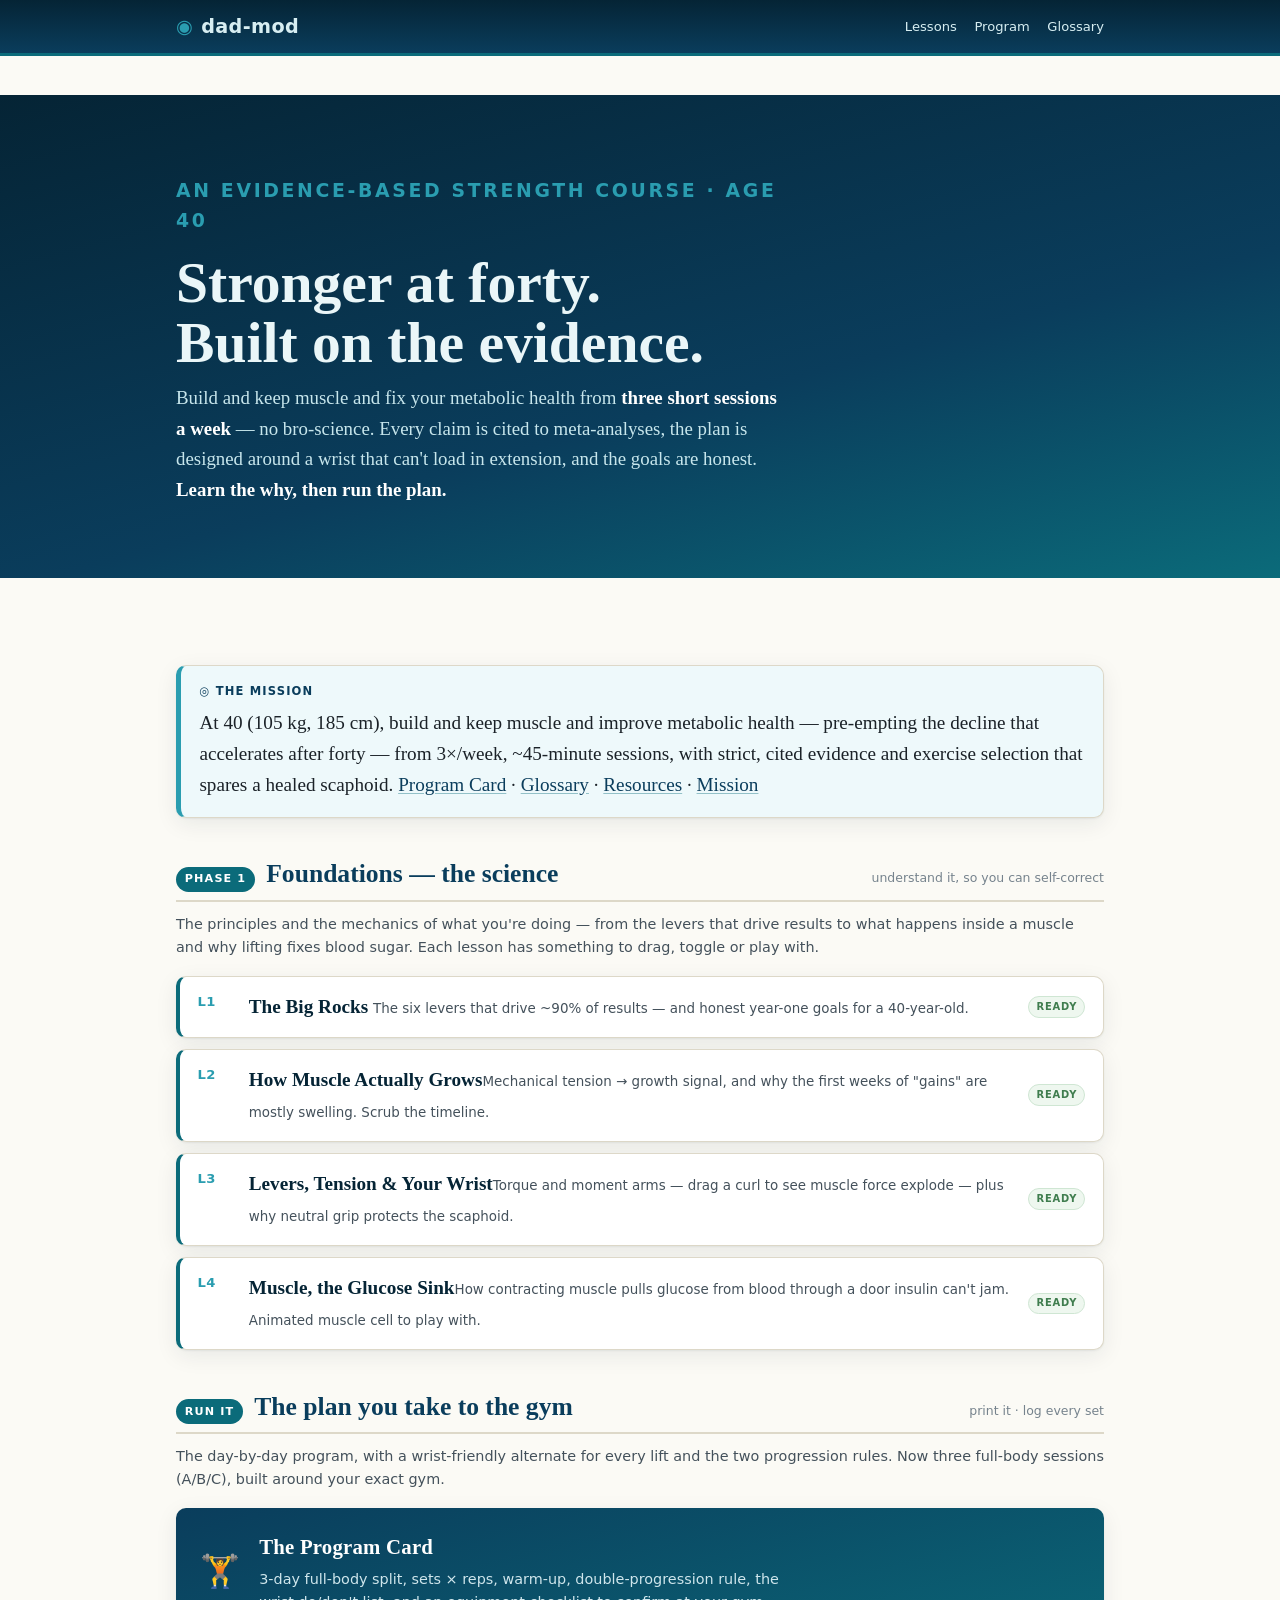
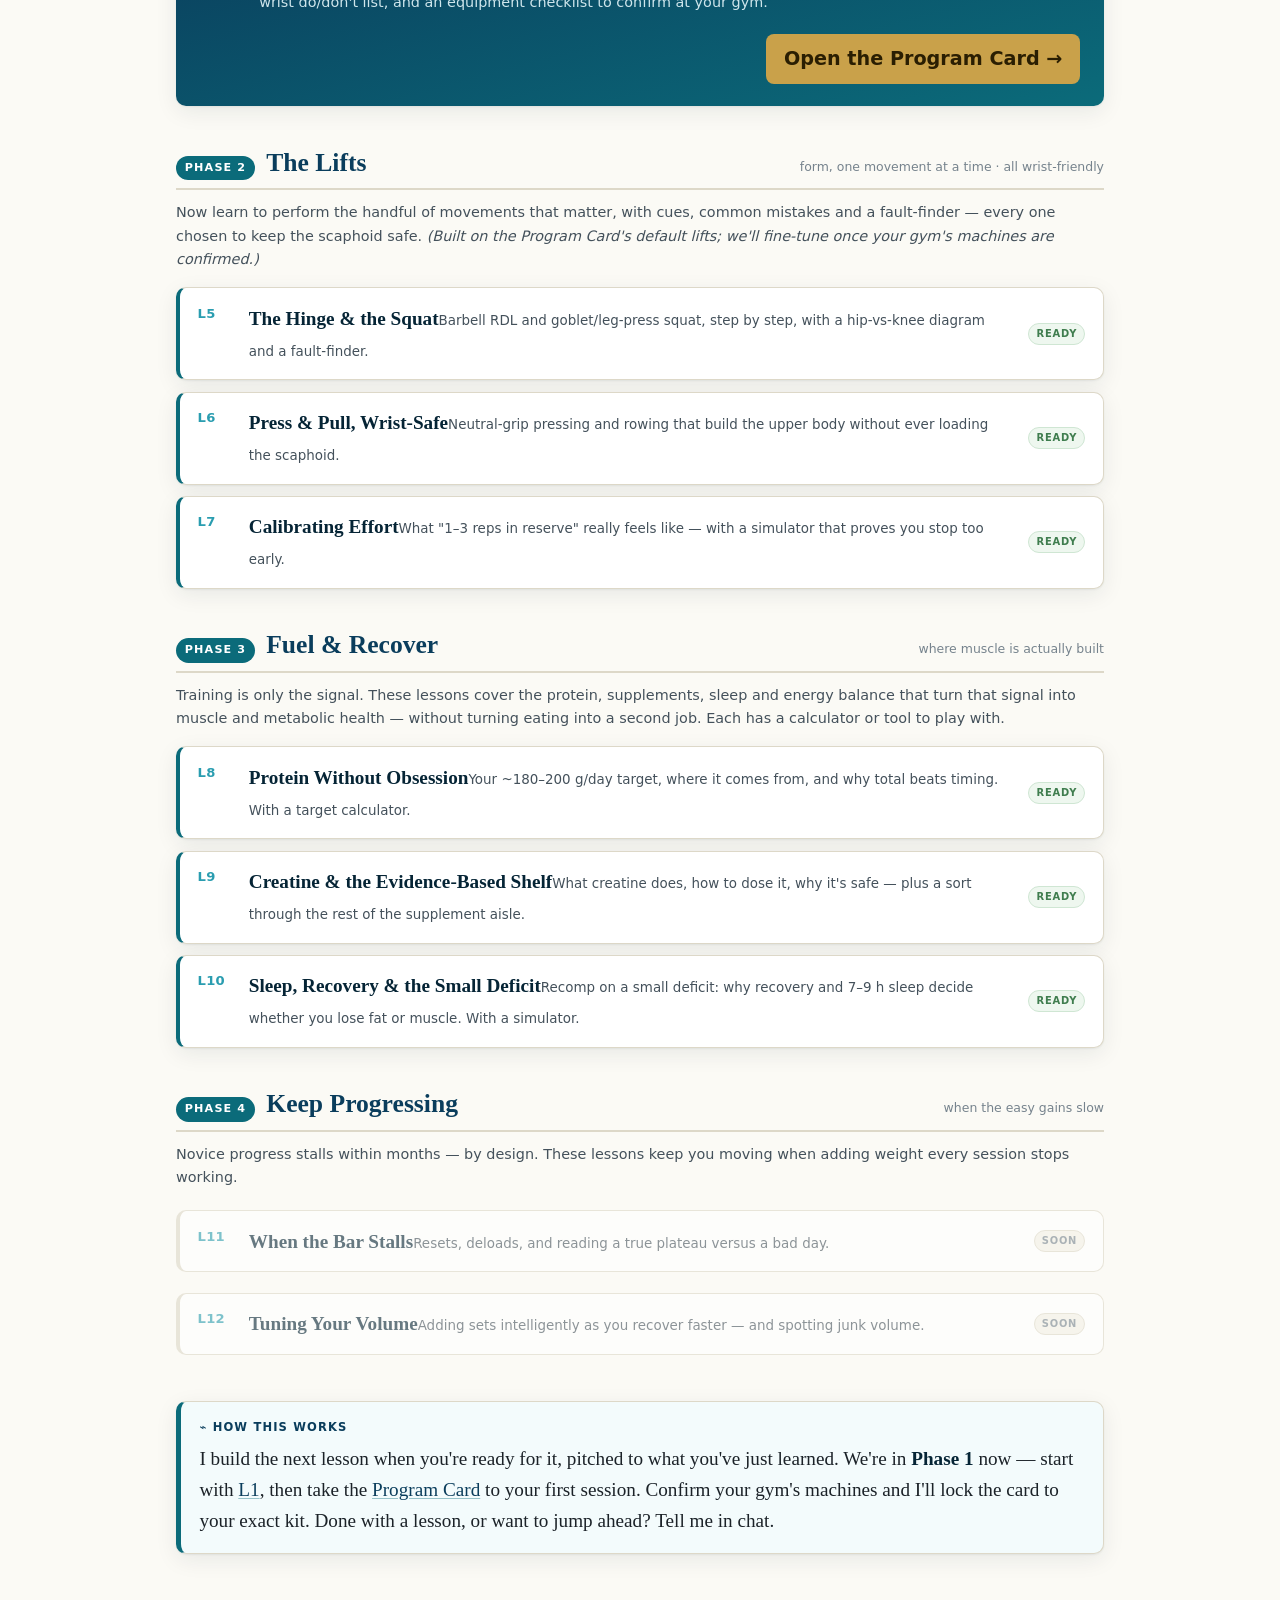
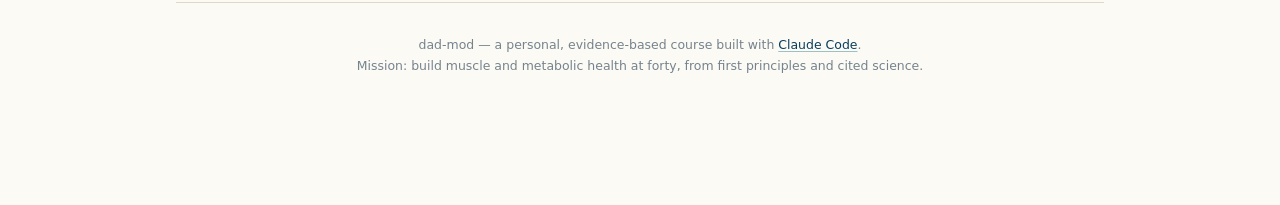
<file: index.html>
<!DOCTYPE html>
<html lang="en">
<head>
<meta charset="utf-8">
<meta name="viewport" content="width=device-width, initial-scale=1">
<title>dad-mod · Evidence-based strength &amp; metabolic health at forty</title>
<meta name="description" content="A personal, evidence-based weight-training course: build and keep muscle and improve metabolic health from three short sessions a week — every claim cited, designed around a wrist that can't load in extension.">
<link rel="stylesheet" href="assets/styles.css">
<style>
  .phase { margin:2.6rem 0; }
  .phase-head { display:flex; align-items:baseline; gap:.7rem; flex-wrap:wrap; border-bottom:2px solid var(--rule); padding-bottom:.5rem; }
  .phase-head .ph-n { font-family:var(--sans); font-weight:800; font-size:.7rem; letter-spacing:.1em; text-transform:uppercase; color:#fff; background:var(--ocean); padding:.2rem .55rem; border-radius:999px; }
  .phase-head h2 { margin:0; border:0; }
  .phase-head .ph-tag { font-family:var(--sans); font-size:.78rem; color:var(--ink-faint); margin-left:auto; }
  .phase-intro { font-family:var(--sans); font-size:.9rem; color:var(--ink-soft); margin:.7rem 0 0; }
  .lesson-card .code { font-family:var(--sans); font-weight:800; font-size:.82rem; color:var(--surface); min-width:2.2rem; letter-spacing:.02em; }
  .feature { background:linear-gradient(165deg,#0a3d5c,var(--ocean)); color:#eaf6f8; border-radius:var(--radius); padding:1.4rem 1.5rem; margin:1rem 0; box-shadow:var(--shadow); display:flex; gap:1.2rem; align-items:center; flex-wrap:wrap; }
  .feature .big { font-size:2rem; }
  .feature h3 { margin:0 0 .25rem; color:#fff; font-family:var(--serif); font-weight:600; font-size:1.3rem; }
  .feature p { margin:0; color:#cfe6ec; font-family:var(--sans); font-size:.9rem; max-width:34rem; }
  .feature a.cta { margin-left:auto; background:var(--sand); color:#2a1e02; font-family:var(--sans); font-weight:700; text-decoration:none; padding:.6rem 1.1rem; border-radius:8px; white-space:nowrap; }
  .feature a.cta:hover { background:#e0b85a; }
  @media (max-width:40rem){ .feature a.cta{ margin-left:0; } }
</style>
</head>
<body>

<header class="topbar">
  <div class="wrap-wide">
    <a class="brand" href="index.html"><span class="dot">◉</span> dad-mod</a>
    <nav>
      <a href="#phase-1">Lessons</a>
      <a href="reference/program-card.html">Program</a>
      <a href="reference/glossary.html">Glossary</a>
    </nav>
  </div>
</header>

<section class="hero">
  <div class="wrap-wide">
    <p class="kicker">An evidence-based strength course · age 40</p>
    <h1>Stronger at forty.<br>Built on the evidence.</h1>
    <p>Build and keep muscle and fix your metabolic health from <strong>three short sessions a week</strong> —
    no bro-science. Every claim is cited to meta-analyses, the plan is designed around a wrist that can't load in
    extension, and the goals are honest. <strong>Learn the why, then run the plan.</strong></p>
  </div>
</section>

<main class="wrap-wide">

  <div class="callout mission" style="margin-top:2rem">
    <div class="callout-label">◎ The mission</div>
    <p>At 40 (105 kg, 185 cm), build and keep muscle and improve metabolic health — pre-empting the decline that
    accelerates after forty — from 3×/week, ~45-minute sessions, with strict, cited evidence and exercise
    selection that spares a healed scaphoid.
    <a href="reference/program-card.html">Program Card</a> · <a href="reference/glossary.html">Glossary</a> ·
    <a href="RESOURCES.md">Resources</a> · <a href="MISSION.md">Mission</a></p>
  </div>

  <!-- ===================== PHASE 1 ===================== -->
  <div class="phase" id="phase-1">
    <div class="phase-head">
      <span class="ph-n">Phase 1</span>
      <h2>Foundations — the science</h2>
      <span class="ph-tag">understand it, so you can self-correct</span>
    </div>
    <p class="phase-intro">The principles and the mechanics of what you're doing — from the levers that drive
    results to what happens inside a muscle and why lifting fixes blood sugar. Each lesson has something to drag,
    toggle or play with.</p>
    <ul class="lesson-list">
      <a class="lesson-card" href="lessons/0001-the-big-rocks.html">
        <span class="code">L1</span>
        <span><span class="t">The Big Rocks</span>
        <span class="d">The six levers that drive ~90% of results — and honest year-one goals for a 40-year-old.</span></span>
        <span class="status-pill ready">Ready</span>
      </a>
      <a class="lesson-card" href="lessons/0002-how-muscle-grows.html"><span class="code">L2</span><span><span class="t">How Muscle Actually Grows</span><span class="d">Mechanical tension → growth signal, and why the first weeks of "gains" are mostly swelling. Scrub the timeline.</span></span><span class="status-pill ready">Ready</span></a>
      <a class="lesson-card" href="lessons/0003-levers-tension-wrist.html"><span class="code">L3</span><span><span class="t">Levers, Tension &amp; Your Wrist</span><span class="d">Torque and moment arms — drag a curl to see muscle force explode — plus why neutral grip protects the scaphoid.</span></span><span class="status-pill ready">Ready</span></a>
      <a class="lesson-card" href="lessons/0004-muscle-glucose-sink.html"><span class="code">L4</span><span><span class="t">Muscle, the Glucose Sink</span><span class="d">How contracting muscle pulls glucose from blood through a door insulin can't jam. Animated muscle cell to play with.</span></span><span class="status-pill ready">Ready</span></a>
    </ul>
  </div>

  <!-- ===================== PROGRAM CARD FEATURE ===================== -->
  <div class="phase" id="phase-plan">
    <div class="phase-head">
      <span class="ph-n">Run it</span>
      <h2>The plan you take to the gym</h2>
      <span class="ph-tag">print it · log every set</span>
    </div>
    <p class="phase-intro">The day-by-day program, with a wrist-friendly alternate for every lift and the two
    progression rules. Now three full-body sessions (A/B/C), built around your exact gym.</p>
    <div class="feature">
      <span class="big">🏋️</span>
      <div>
        <h3>The Program Card</h3>
        <p>3-day full-body split, sets × reps, warm-up, double-progression rule, the wrist do/don't list, and an
        equipment checklist to confirm at your gym.</p>
      </div>
      <a class="cta" href="reference/program-card.html">Open the Program Card →</a>
    </div>
  </div>

  <!-- ===================== PHASE 2 ===================== -->
  <div class="phase" id="phase-2">
    <div class="phase-head">
      <span class="ph-n">Phase 2</span>
      <h2>The Lifts</h2>
      <span class="ph-tag">form, one movement at a time · all wrist-friendly</span>
    </div>
    <p class="phase-intro">Now learn to perform the handful of movements that matter, with cues, common mistakes and
    a fault-finder — every one chosen to keep the scaphoid safe. <em>(Built on the Program Card's default lifts;
    we'll fine-tune once your gym's machines are confirmed.)</em></p>
    <ul class="lesson-list">
      <a class="lesson-card" href="lessons/0008-hinge-and-squat.html"><span class="code">L5</span><span><span class="t">The Hinge &amp; the Squat</span><span class="d">Barbell RDL and goblet/leg-press squat, step by step, with a hip-vs-knee diagram and a fault-finder.</span></span><span class="status-pill ready">Ready</span></a>
      <a class="lesson-card" href="lessons/0009-press-and-pull.html"><span class="code">L6</span><span><span class="t">Press &amp; Pull, Wrist-Safe</span><span class="d">Neutral-grip pressing and rowing that build the upper body without ever loading the scaphoid.</span></span><span class="status-pill ready">Ready</span></a>
      <a class="lesson-card" href="lessons/0010-calibrating-effort.html"><span class="code">L7</span><span><span class="t">Calibrating Effort</span><span class="d">What "1–3 reps in reserve" really feels like — with a simulator that proves you stop too early.</span></span><span class="status-pill ready">Ready</span></a>
    </ul>
  </div>

  <!-- ===================== PHASE 3 ===================== -->
  <div class="phase" id="phase-3">
    <div class="phase-head">
      <span class="ph-n">Phase 3</span>
      <h2>Fuel &amp; Recover</h2>
      <span class="ph-tag">where muscle is actually built</span>
    </div>
    <p class="phase-intro">Training is only the signal. These lessons cover the protein, supplements, sleep and
    energy balance that turn that signal into muscle and metabolic health — without turning eating into a second
    job. Each has a calculator or tool to play with.</p>
    <ul class="lesson-list">
      <a class="lesson-card" href="lessons/0005-protein-without-obsession.html"><span class="code">L8</span><span><span class="t">Protein Without Obsession</span><span class="d">Your ~180–200 g/day target, where it comes from, and why total beats timing. With a target calculator.</span></span><span class="status-pill ready">Ready</span></a>
      <a class="lesson-card" href="lessons/0006-creatine-and-the-shelf.html"><span class="code">L9</span><span><span class="t">Creatine &amp; the Evidence-Based Shelf</span><span class="d">What creatine does, how to dose it, why it's safe — plus a sort through the rest of the supplement aisle.</span></span><span class="status-pill ready">Ready</span></a>
      <a class="lesson-card" href="lessons/0007-sleep-recovery-deficit.html"><span class="code">L10</span><span><span class="t">Sleep, Recovery &amp; the Small Deficit</span><span class="d">Recomp on a small deficit: why recovery and 7–9 h sleep decide whether you lose fat or muscle. With a simulator.</span></span><span class="status-pill ready">Ready</span></a>
    </ul>
  </div>

  <!-- ===================== PHASE 4 ===================== -->
  <div class="phase" id="phase-4">
    <div class="phase-head">
      <span class="ph-n">Phase 4</span>
      <h2>Keep Progressing</h2>
      <span class="ph-tag">when the easy gains slow</span>
    </div>
    <p class="phase-intro">Novice progress stalls within months — by design. These lessons keep you moving when
    adding weight every session stops working.</p>
    <ul class="lesson-list">
      <li class="lesson-card todo"><span class="code">L11</span><span><span class="t">When the Bar Stalls</span><span class="d">Resets, deloads, and reading a true plateau versus a bad day.</span></span><span class="status-pill soon">Soon</span></li>
      <li class="lesson-card todo"><span class="code">L12</span><span><span class="t">Tuning Your Volume</span><span class="d">Adding sets intelligently as you recover faster — and spotting junk volume.</span></span><span class="status-pill soon">Soon</span></li>
    </ul>
  </div>

  <div class="callout note">
    <div class="callout-label">⌁ How this works</div>
    <p>I build the next lesson when you're ready for it, pitched to what you've just learned. We're in
    <strong>Phase 1</strong> now — start with <a href="lessons/0001-the-big-rocks.html">L1</a>, then take the
    <a href="reference/program-card.html">Program Card</a> to your first session. Confirm your gym's machines and
    I'll lock the card to your exact kit. Done with a lesson, or want to jump ahead? Tell me in chat.</p>
  </div>

  <p class="pagefoot">
    dad-mod — a personal, evidence-based course built with <a href="https://claude.com/claude-code">Claude Code</a>.<br>
    Mission: build muscle and metabolic health at forty, from first principles and cited science.
  </p>
</main>
</body>
</html>
</file>
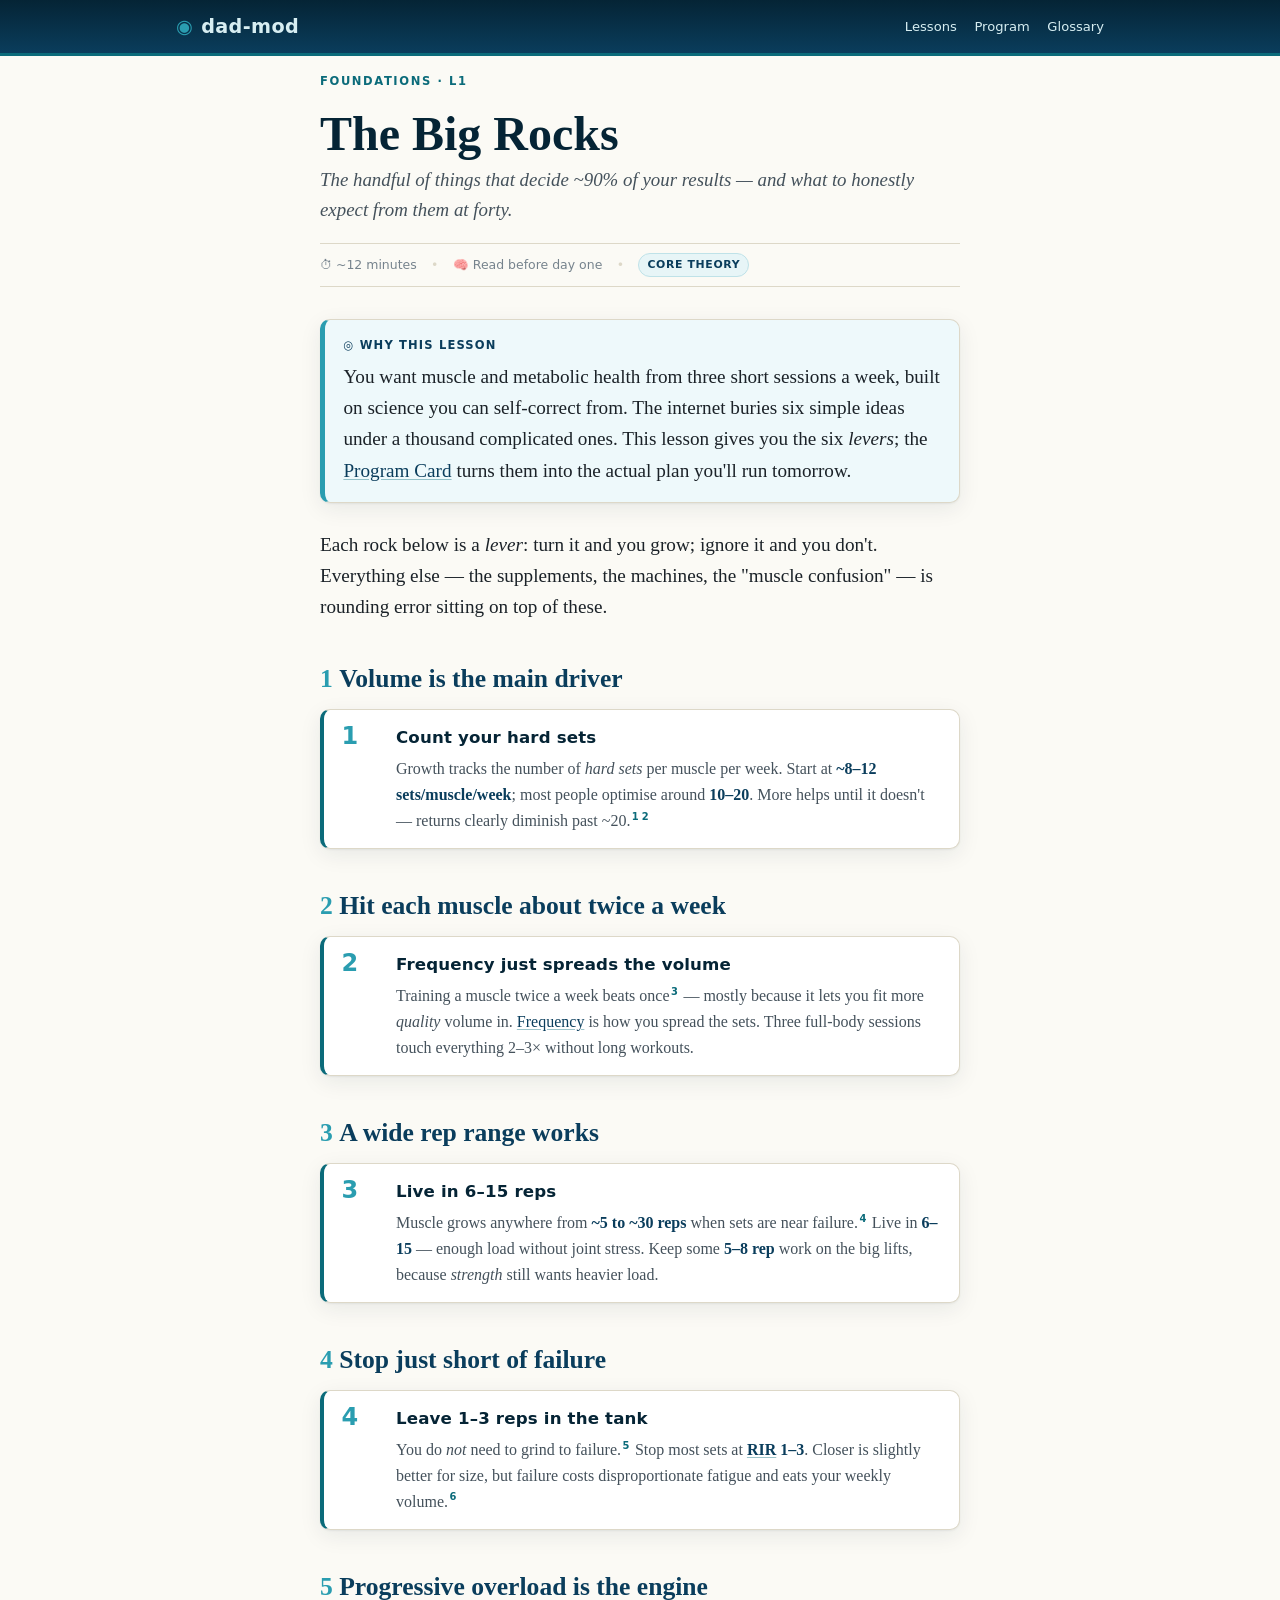
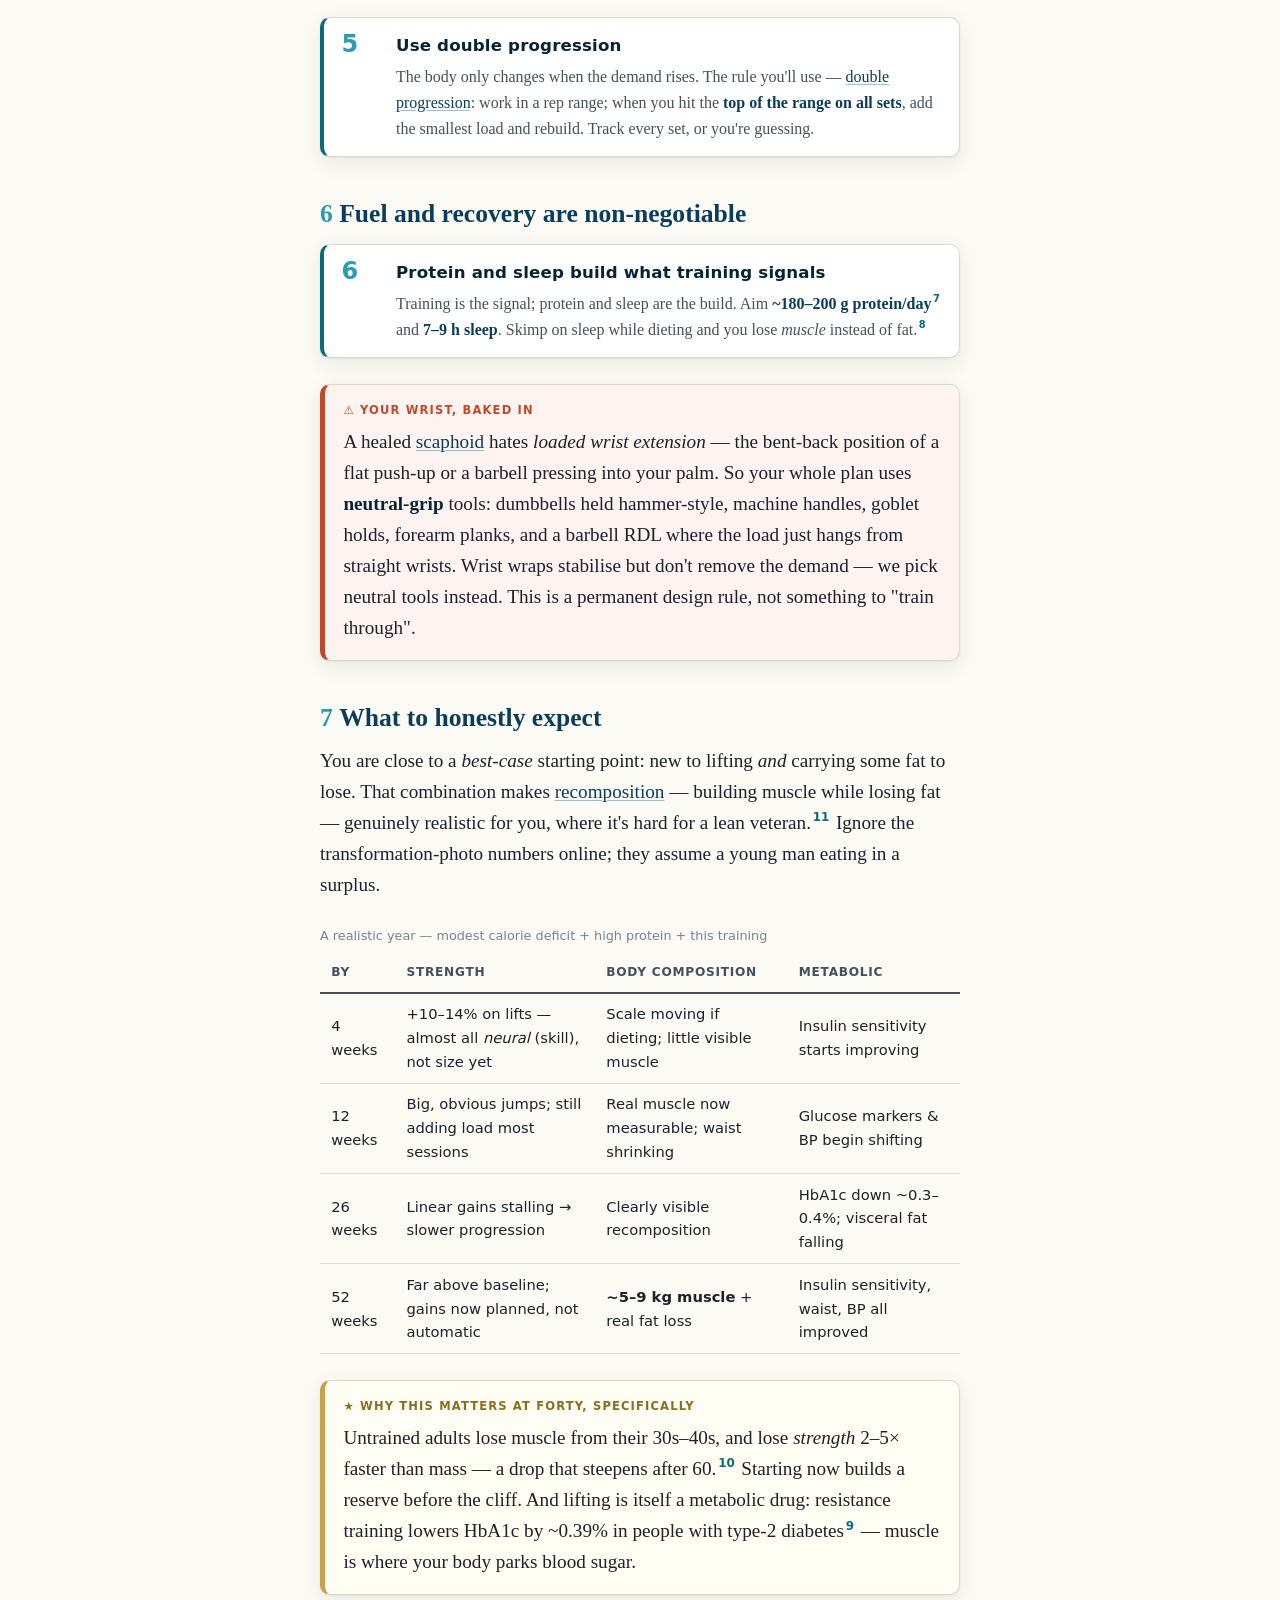
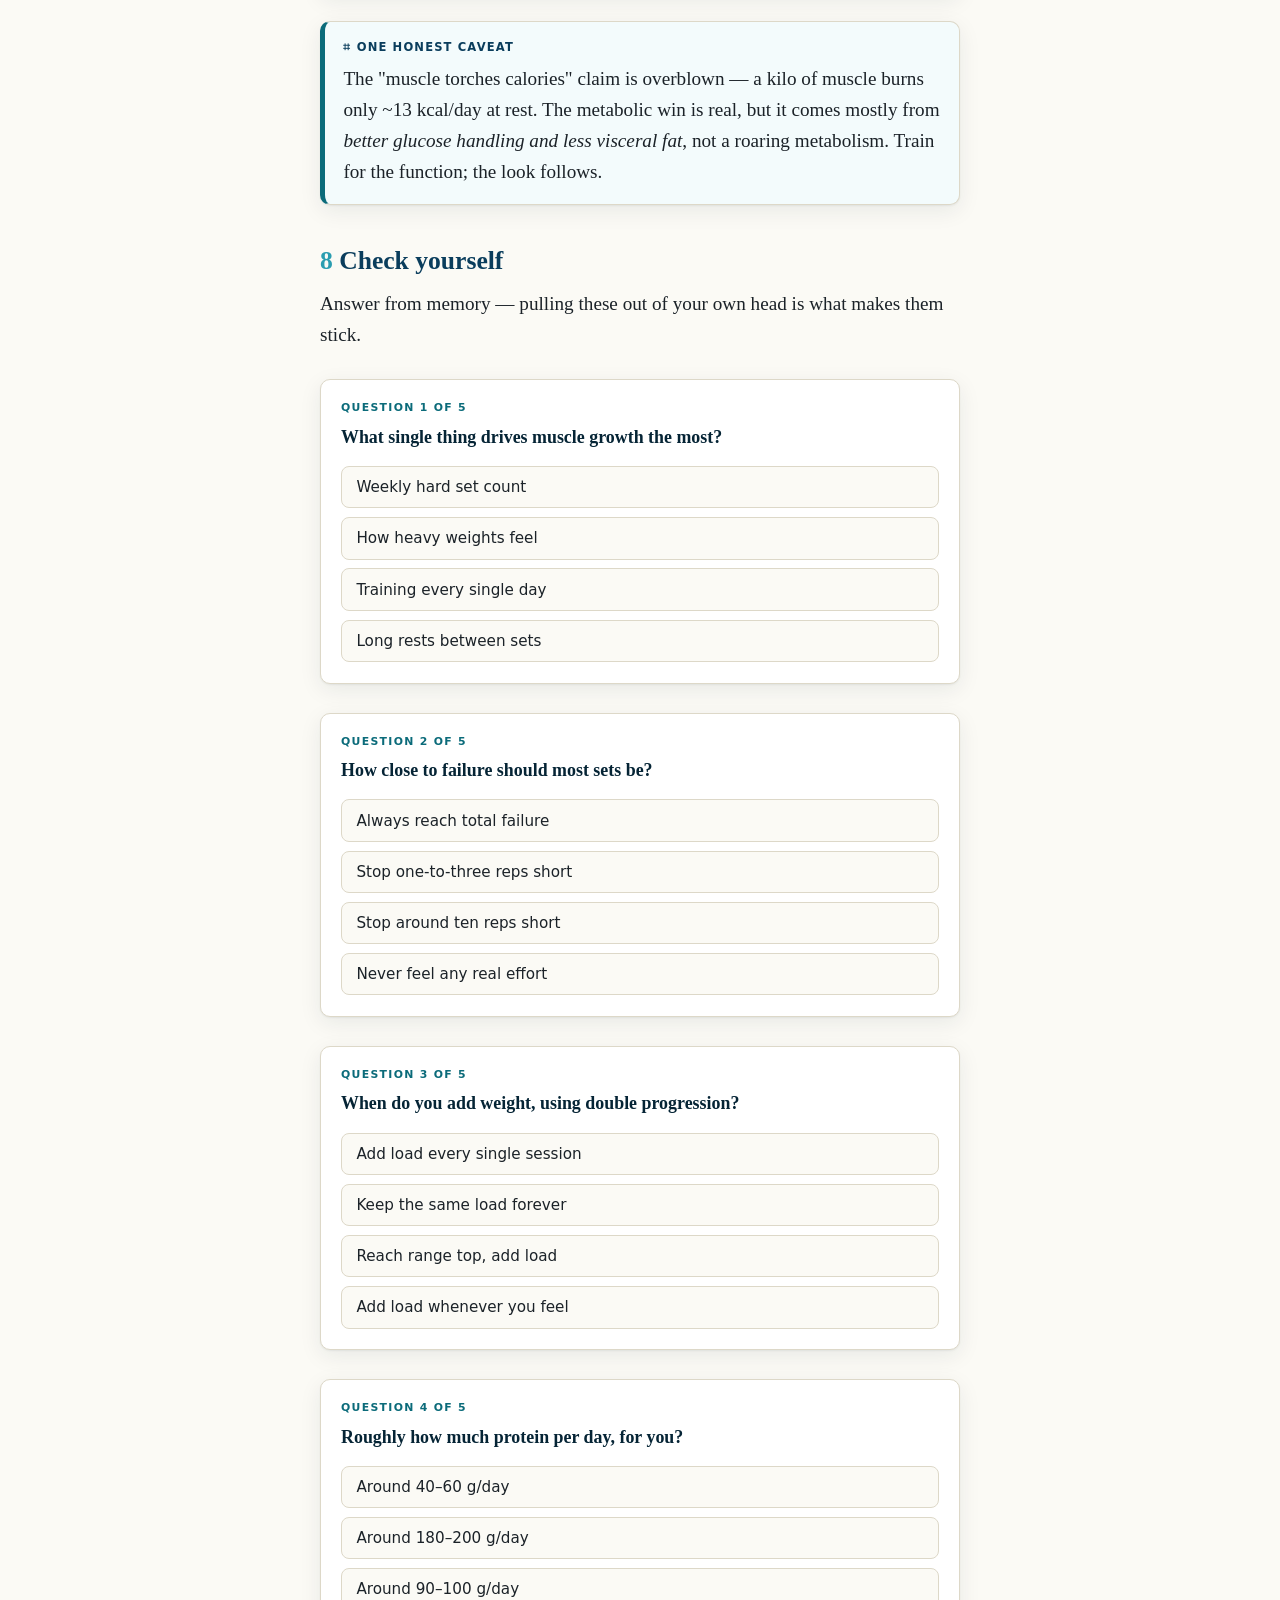
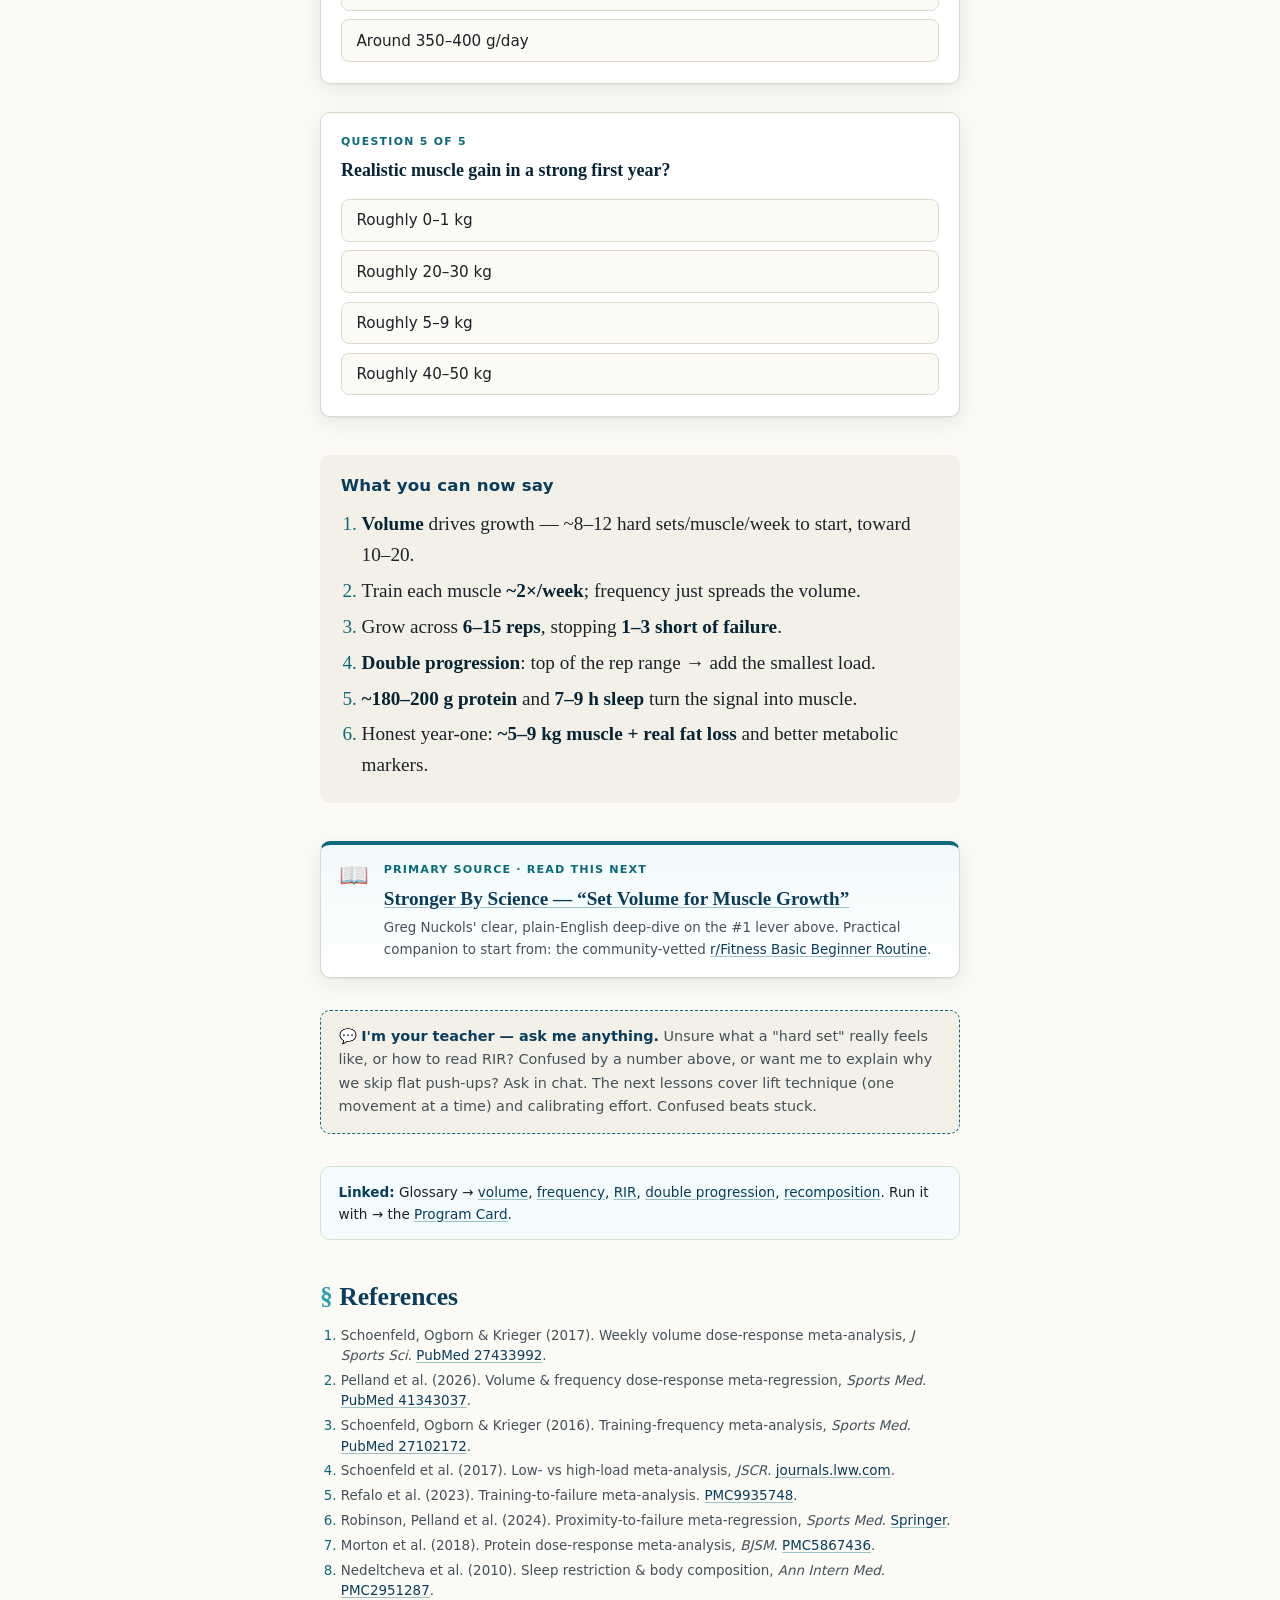
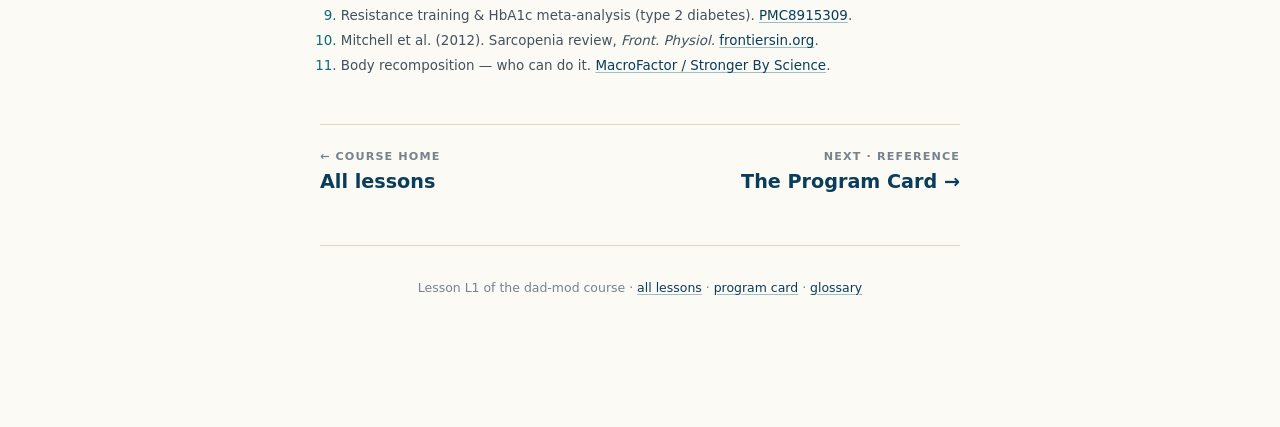
<file: lessons/0001-the-big-rocks.html>
<!DOCTYPE html>
<html lang="en">
<head>
<meta charset="utf-8">
<meta name="viewport" content="width=device-width, initial-scale=1">
<title>L1 · The Big Rocks</title>
<link rel="stylesheet" href="../assets/styles.css">
<script defer src="../assets/widgets.js"></script>
<style>
  /* Lesson-1-specific: the six "levers" as compact numbered cards */
  .lever { display:grid; grid-template-columns:2.5rem 1fr; gap:.1rem .9rem; background:#fff; border:1px solid var(--rule); border-left:4px solid var(--ocean); border-radius:var(--radius); padding:.9rem 1.1rem; margin:.9rem 0; box-shadow:var(--shadow); }
  .lever .ln { grid-row:1 / 3; font-family:var(--sans); font-weight:800; font-size:1.5rem; color:var(--surface); line-height:1; }
  .lever h3 { margin:.05rem 0 .15rem; }
  .lever p { margin:0; font-size:1rem; color:var(--ink-soft); }
  .lever .fact { color:var(--ocean-deep); font-weight:700; }
</style>
</head>
<body>

<header class="topbar">
  <div class="wrap-wide">
    <a class="brand" href="../index.html"><span class="dot">◉</span> dad-mod</a>
    <nav>
      <a href="../index.html">Lessons</a>
      <a href="../reference/program-card.html">Program</a>
      <a href="../reference/glossary.html">Glossary</a>
    </nav>
  </div>
</header>

<main class="wrap">
  <p class="kicker">Foundations · L1</p>
  <h1 class="lesson-title">The Big Rocks</h1>
  <p class="lesson-sub">The handful of things that decide ~90% of your results — and what to honestly
  expect from them at forty.</p>
  <div class="lesson-meta">
    <span>⏱ ~12 minutes</span><span class="sep">•</span>
    <span>🧠 Read before day one</span><span class="sep">•</span>
    <span class="tag ocean">Core theory</span>
  </div>

  <div class="callout mission">
    <div class="callout-label">◎ Why this lesson</div>
    <p>You want muscle and metabolic health from three short sessions a week, built on science you can
    self-correct from. The internet buries six simple ideas under a thousand complicated ones. This lesson
    gives you the six <em>levers</em>; the <a href="../reference/program-card.html">Program Card</a> turns them
    into the actual plan you'll run tomorrow.</p>
  </div>

  <p>Each rock below is a <em>lever</em>: turn it and you grow; ignore it and you don't. Everything else —
  the supplements, the machines, the "muscle confusion" — is rounding error sitting on top of these.</p>

  <!-- ===== THE SIX LEVERS ===== -->
  <h2><span class="num">1</span>Volume is the main driver</h2>
  <div class="lever">
    <div class="ln">1</div>
    <h3>Count your hard sets</h3>
    <p>Growth tracks the number of <em>hard sets</em> per muscle per week. Start at
    <span class="fact">~8–12 sets/muscle/week</span>; most people optimise around <span class="fact">10–20</span>.
    More helps until it doesn't — returns clearly diminish past ~20.<span class="cite"><a href="#r1">1</a><a href="#r2">2</a></span></p>
  </div>

  <h2><span class="num">2</span>Hit each muscle about twice a week</h2>
  <div class="lever">
    <div class="ln">2</div>
    <h3>Frequency just spreads the volume</h3>
    <p>Training a muscle twice a week beats once<span class="cite"><a href="#r3">3</a></span> — mostly because it
    lets you fit more <em>quality</em> volume in. <a href="../reference/glossary.html#frequency">Frequency</a> is
    how you spread the sets. Three full-body sessions touch everything 2–3× without long workouts.</p>
  </div>

  <h2><span class="num">3</span>A wide rep range works</h2>
  <div class="lever">
    <div class="ln">3</div>
    <h3>Live in 6–15 reps</h3>
    <p>Muscle grows anywhere from <span class="fact">~5 to ~30 reps</span> when sets are near
    failure.<span class="cite"><a href="#r4">4</a></span> Live in <span class="fact">6–15</span> — enough load
    without joint stress. Keep some <span class="fact">5–8 rep</span> work on the big lifts, because
    <em>strength</em> still wants heavier load.</p>
  </div>

  <h2><span class="num">4</span>Stop just short of failure</h2>
  <div class="lever">
    <div class="ln">4</div>
    <h3>Leave 1–3 reps in the tank</h3>
    <p>You do <em>not</em> need to grind to failure.<span class="cite"><a href="#r5">5</a></span> Stop most sets
    at <span class="fact"><a href="../reference/glossary.html#rir">RIR</a> 1–3</span>. Closer is slightly better
    for size, but failure costs disproportionate fatigue and eats your weekly
    volume.<span class="cite"><a href="#r6">6</a></span></p>
  </div>

  <h2><span class="num">5</span>Progressive overload is the engine</h2>
  <div class="lever">
    <div class="ln">5</div>
    <h3>Use double progression</h3>
    <p>The body only changes when the demand rises. The rule you'll use —
    <a href="../reference/glossary.html#double-progression">double progression</a>: work in a rep range; when you
    hit the <span class="fact">top of the range on all sets</span>, add the smallest load and rebuild. Track
    every set, or you're guessing.</p>
  </div>

  <h2><span class="num">6</span>Fuel and recovery are non-negotiable</h2>
  <div class="lever">
    <div class="ln">6</div>
    <h3>Protein and sleep build what training signals</h3>
    <p>Training is the signal; protein and sleep are the build. Aim
    <span class="fact">~180–200 g protein/day</span><span class="cite"><a href="#r7">7</a></span> and
    <span class="fact">7–9 h sleep</span>. Skimp on sleep while dieting and you lose <em>muscle</em> instead of
    fat.<span class="cite"><a href="#r8">8</a></span></p>
  </div>

  <div class="callout warning">
    <div class="callout-label">⚠ Your wrist, baked in</div>
    <p>A healed <a href="../reference/glossary.html#neutral-grip">scaphoid</a> hates <em>loaded wrist extension</em>
    — the bent-back position of a flat push-up or a barbell pressing into your palm. So your whole plan uses
    <strong>neutral-grip</strong> tools: dumbbells held hammer-style, machine handles, goblet holds, forearm
    planks, and a barbell RDL where the load just hangs from straight wrists. Wrist wraps stabilise but don't remove the
    demand — we pick neutral tools instead. This is a permanent design rule, not something to "train through".</p>
  </div>

  <!-- ===== REALISTIC GOALS ===== -->
  <h2><span class="num">7</span>What to honestly expect</h2>
  <p>You are close to a <em>best-case</em> starting point: new to lifting <em>and</em> carrying some fat to lose.
  That combination makes <a href="../reference/glossary.html#recomposition">recomposition</a> — building muscle
  while losing fat — genuinely realistic for you, where it's hard for a lean
  veteran.<span class="cite"><a href="#r11">11</a></span> Ignore the transformation-photo numbers online; they
  assume a young man eating in a surplus.</p>

  <table>
    <caption>A realistic year — modest calorie deficit + high protein + this training</caption>
    <thead>
      <tr><th>By</th><th>Strength</th><th>Body composition</th><th>Metabolic</th></tr>
    </thead>
    <tbody>
      <tr><td>4 weeks</td><td>+10–14% on lifts — almost all <em>neural</em> (skill), not size yet</td><td>Scale moving if dieting; little visible muscle</td><td>Insulin sensitivity starts improving</td></tr>
      <tr><td>12 weeks</td><td>Big, obvious jumps; still adding load most sessions</td><td>Real muscle now measurable; waist shrinking</td><td>Glucose markers &amp; BP begin shifting</td></tr>
      <tr><td>26 weeks</td><td>Linear gains stalling → slower progression</td><td>Clearly visible recomposition</td><td>HbA1c down ~0.3–0.4%; visceral fat falling</td></tr>
      <tr><td>52 weeks</td><td>Far above baseline; gains now planned, not automatic</td><td><b>~5–9 kg muscle</b> + real fat loss</td><td>Insulin sensitivity, waist, BP all improved</td></tr>
    </tbody>
  </table>

  <div class="callout key">
    <div class="callout-label">★ Why this matters at forty, specifically</div>
    <p>Untrained adults lose muscle from their 30s–40s, and lose <em>strength</em> 2–5× faster than mass — a drop
    that steepens after 60.<span class="cite"><a href="#r10">10</a></span> Starting now builds a reserve before the
    cliff. And lifting is itself a metabolic drug: resistance training lowers HbA1c by ~0.39% in people with
    type-2 diabetes<span class="cite"><a href="#r9">9</a></span> — muscle is where your body parks blood sugar.</p>
  </div>

  <div class="callout note">
    <div class="callout-label">⌗ One honest caveat</div>
    <p>The "muscle torches calories" claim is overblown — a kilo of muscle burns only ~13 kcal/day at rest. The
    metabolic win is real, but it comes mostly from <em>better glucose handling and less visceral fat</em>, not a
    roaring metabolism. Train for the function; the look follows.</p>
  </div>

  <!-- ===== QUIZ ===== -->
  <h2><span class="num">8</span>Check yourself</h2>
  <p>Answer from memory — pulling these out of your own head is what makes them stick.</p>

  <div class="quiz" data-explain-right="That's the one." data-explain-wrong="Re-read the levers above.">
    <div class="q-kicker">Question 1 of 5</div>
    <div class="q-text">What single thing drives muscle growth the most?</div>
    <div class="q-options">
      <button class="opt" data-correct data-feedback="Volume — hard sets per muscle per week — is the strongest lever. Start ~8–12, build toward 10–20.">Weekly hard set count</button>
      <button class="opt" data-feedback="Load matters for strength, but for size it's the number of hard sets that dominates.">How heavy weights feel</button>
      <button class="opt" data-feedback="Daily training isn't needed and harms recovery. It's weekly hard sets that count.">Training every single day</button>
      <button class="opt" data-feedback="Rest helps each set's quality, but the growth driver is total weekly hard sets.">Long rests between sets</button>
    </div>
    <div class="q-feedback"></div>
  </div>

  <div class="quiz" data-explain-right="Exactly." data-explain-wrong="See lever 4.">
    <div class="q-kicker">Question 2 of 5</div>
    <div class="q-text">How close to failure should most sets be?</div>
    <div class="q-options">
      <button class="opt" data-feedback="Failure isn't required and over-fatigues you, which costs weekly volume. Leave a little in reserve.">Always reach total failure</button>
      <button class="opt" data-correct data-feedback="Leave 1–3 reps in reserve (RIR 1–3) — hard, but not a grind to failure.">Stop one-to-three reps short</button>
      <button class="opt" data-feedback="Ten short is far too easy to drive growth. Aim for 1–3 reps in reserve.">Stop around ten reps short</button>
      <button class="opt" data-feedback="No real effort means no stimulus. Sets should be genuinely hard — 1–3 reps short.">Never feel any real effort</button>
    </div>
    <div class="q-feedback"></div>
  </div>

  <div class="quiz" data-explain-right="Right." data-explain-wrong="See lever 5.">
    <div class="q-kicker">Question 3 of 5</div>
    <div class="q-text">When do you add weight, using double progression?</div>
    <div class="q-options">
      <button class="opt" data-feedback="Adding every session is linear progression — it stalls fast. Let the rep range decide instead.">Add load every single session</button>
      <button class="opt" data-feedback="Never adding load means no overload, so no progress. You must climb when the range tops out.">Keep the same load forever</button>
      <button class="opt" data-correct data-feedback="Hit the top of the rep range on all sets, then add the smallest jump and rebuild. Self-regulating.">Reach range top, add load</button>
      <button class="opt" data-feedback="Feel is too vague. The rep range is the objective trigger to add load.">Add load whenever you feel</button>
    </div>
    <div class="q-feedback"></div>
  </div>

  <div class="quiz" data-explain-right="Correct." data-explain-wrong="See lever 6.">
    <div class="q-kicker">Question 4 of 5</div>
    <div class="q-text">Roughly how much protein per day, for you?</div>
    <div class="q-options">
      <button class="opt" data-feedback="Far too low to maximise muscle. Aim near 1.6–2.2 g/kg — around 180–200 g/day.">Around 40–60 g/day</button>
      <button class="opt" data-correct data-feedback="~1.6–2.2 g/kg of a sensible goal weight lands near 180–200 g/day. Spread over ~4 meals.">Around 180–200 g/day</button>
      <button class="opt" data-feedback="Under target. The evidence-based band for you is roughly 180–200 g/day.">Around 90–100 g/day</button>
      <button class="opt" data-feedback="Beyond the point of extra benefit — no more muscle above ~2.2 g/kg. Aim 180–200 g/day.">Around 350–400 g/day</button>
    </div>
    <div class="q-feedback"></div>
  </div>

  <div class="quiz" data-explain-right="Honest and excellent." data-explain-wrong="See the timeline table.">
    <div class="q-kicker">Question 5 of 5</div>
    <div class="q-text">Realistic muscle gain in a strong first year?</div>
    <div class="q-options">
      <button class="opt" data-feedback="That undersells a novice's first year. In recomp conditions, ~5–9 kg is realistic.">Roughly 0–1 kg</button>
      <button class="opt" data-feedback="That's transformation-photo fantasy — and includes water and fat. Real muscle is ~5–9 kg.">Roughly 20–30 kg</button>
      <button class="opt" data-correct data-feedback="~5–9 kg of muscle in recomp conditions is excellent and honest — front-loaded early, then slowing.">Roughly 5–9 kg</button>
      <button class="opt" data-feedback="Not possible drug-free in a year. A realistic, strong first year is ~5–9 kg of muscle.">Roughly 40–50 kg</button>
    </div>
    <div class="q-feedback"></div>
  </div>

  <div class="recap">
    <h3>What you can now say</h3>
    <ol>
      <li><strong>Volume</strong> drives growth — ~8–12 hard sets/muscle/week to start, toward 10–20.</li>
      <li>Train each muscle <strong>~2×/week</strong>; frequency just spreads the volume.</li>
      <li>Grow across <strong>6–15 reps</strong>, stopping <strong>1–3 short of failure</strong>.</li>
      <li><strong>Double progression</strong>: top of the rep range → add the smallest load.</li>
      <li><strong>~180–200 g protein</strong> and <strong>7–9 h sleep</strong> turn the signal into muscle.</li>
      <li>Honest year-one: <strong>~5–9 kg muscle + real fat loss</strong> and better metabolic markers.</li>
    </ol>
  </div>

  <div class="sourcebox">
    <div class="icon">📖</div>
    <div>
      <div class="label">Primary source · read this next</div>
      <div class="title"><a href="https://www.strongerbyscience.com/set-volume/" target="_blank" rel="noopener">Stronger By Science — “Set Volume for Muscle Growth”</a></div>
      <div class="desc">Greg Nuckols' clear, plain-English deep-dive on the #1 lever above. Practical companion to
      start from: the community-vetted
      <a href="https://thefitness.wiki/routines/r-fitness-basic-beginner-routine/" target="_blank" rel="noopener">r/Fitness Basic Beginner Routine</a>.</div>
    </div>
  </div>

  <div class="ask-teacher">
    💬 <b>I'm your teacher — ask me anything.</b> Unsure what a "hard set" really feels like, or how to read RIR?
    Confused by a number above, or want me to explain why we skip flat push-ups? Ask in chat. The next lessons
    cover lift technique (one movement at a time) and calibrating effort. Confused beats stuck.
  </div>

  <div class="crosslinks">
    <b>Linked:</b> Glossary →
    <a href="../reference/glossary.html#volume">volume</a>,
    <a href="../reference/glossary.html#frequency">frequency</a>,
    <a href="../reference/glossary.html#rir">RIR</a>,
    <a href="../reference/glossary.html#double-progression">double progression</a>,
    <a href="../reference/glossary.html#recomposition">recomposition</a>.
    Run it with → the <a href="../reference/program-card.html">Program Card</a>.
  </div>

  <h2 id="refs"><span class="num">§</span>References</h2>
  <ol style="font-family:var(--sans);font-size:.84rem;color:var(--ink-soft);line-height:1.5">
    <li id="r1">Schoenfeld, Ogborn &amp; Krieger (2017). Weekly volume dose-response meta-analysis, <i>J Sports Sci</i>. <a href="https://pubmed.ncbi.nlm.nih.gov/27433992/" target="_blank" rel="noopener">PubMed 27433992</a>.</li>
    <li id="r2">Pelland et al. (2026). Volume &amp; frequency dose-response meta-regression, <i>Sports Med</i>. <a href="https://pubmed.ncbi.nlm.nih.gov/41343037/" target="_blank" rel="noopener">PubMed 41343037</a>.</li>
    <li id="r3">Schoenfeld, Ogborn &amp; Krieger (2016). Training-frequency meta-analysis, <i>Sports Med</i>. <a href="https://pubmed.ncbi.nlm.nih.gov/27102172/" target="_blank" rel="noopener">PubMed 27102172</a>.</li>
    <li id="r4">Schoenfeld et al. (2017). Low- vs high-load meta-analysis, <i>JSCR</i>. <a href="https://journals.lww.com/nsca-jscr/fulltext/2017/12000/strength_and_hypertrophy_adaptations_between_low_.31.aspx" target="_blank" rel="noopener">journals.lww.com</a>.</li>
    <li id="r5">Refalo et al. (2023). Training-to-failure meta-analysis. <a href="https://pmc.ncbi.nlm.nih.gov/articles/PMC9935748/" target="_blank" rel="noopener">PMC9935748</a>.</li>
    <li id="r6">Robinson, Pelland et al. (2024). Proximity-to-failure meta-regression, <i>Sports Med</i>. <a href="https://link.springer.com/article/10.1007/s40279-024-02069-2" target="_blank" rel="noopener">Springer</a>.</li>
    <li id="r7">Morton et al. (2018). Protein dose-response meta-analysis, <i>BJSM</i>. <a href="https://pmc.ncbi.nlm.nih.gov/articles/PMC5867436/" target="_blank" rel="noopener">PMC5867436</a>.</li>
    <li id="r8">Nedeltcheva et al. (2010). Sleep restriction &amp; body composition, <i>Ann Intern Med</i>. <a href="https://pmc.ncbi.nlm.nih.gov/articles/PMC2951287/" target="_blank" rel="noopener">PMC2951287</a>.</li>
    <li id="r9">Resistance training &amp; HbA1c meta-analysis (type 2 diabetes). <a href="https://pmc.ncbi.nlm.nih.gov/articles/PMC8915309/" target="_blank" rel="noopener">PMC8915309</a>.</li>
    <li id="r10">Mitchell et al. (2012). Sarcopenia review, <i>Front. Physiol.</i> <a href="https://www.frontiersin.org/journals/physiology/articles/10.3389/fphys.2012.00260/full" target="_blank" rel="noopener">frontiersin.org</a>.</li>
    <li id="r11">Body recomposition — who can do it. <a href="https://macrofactor.com/recomposition/" target="_blank" rel="noopener">MacroFactor / Stronger By Science</a>.</li>
  </ol>

  <nav class="lesson-nav">
    <a href="../index.html">
      <div class="dir">← Course home</div>
      <div class="ttl">All lessons</div>
    </a>
    <a class="next" href="../reference/program-card.html">
      <div class="dir">Next · Reference</div>
      <div class="ttl">The Program Card →</div>
    </a>
  </nav>

  <p class="pagefoot">Lesson L1 of the dad-mod course ·
  <a href="../index.html">all lessons</a> ·
  <a href="../reference/program-card.html">program card</a> ·
  <a href="../reference/glossary.html">glossary</a></p>
</main>
</body>
</html>
</file>
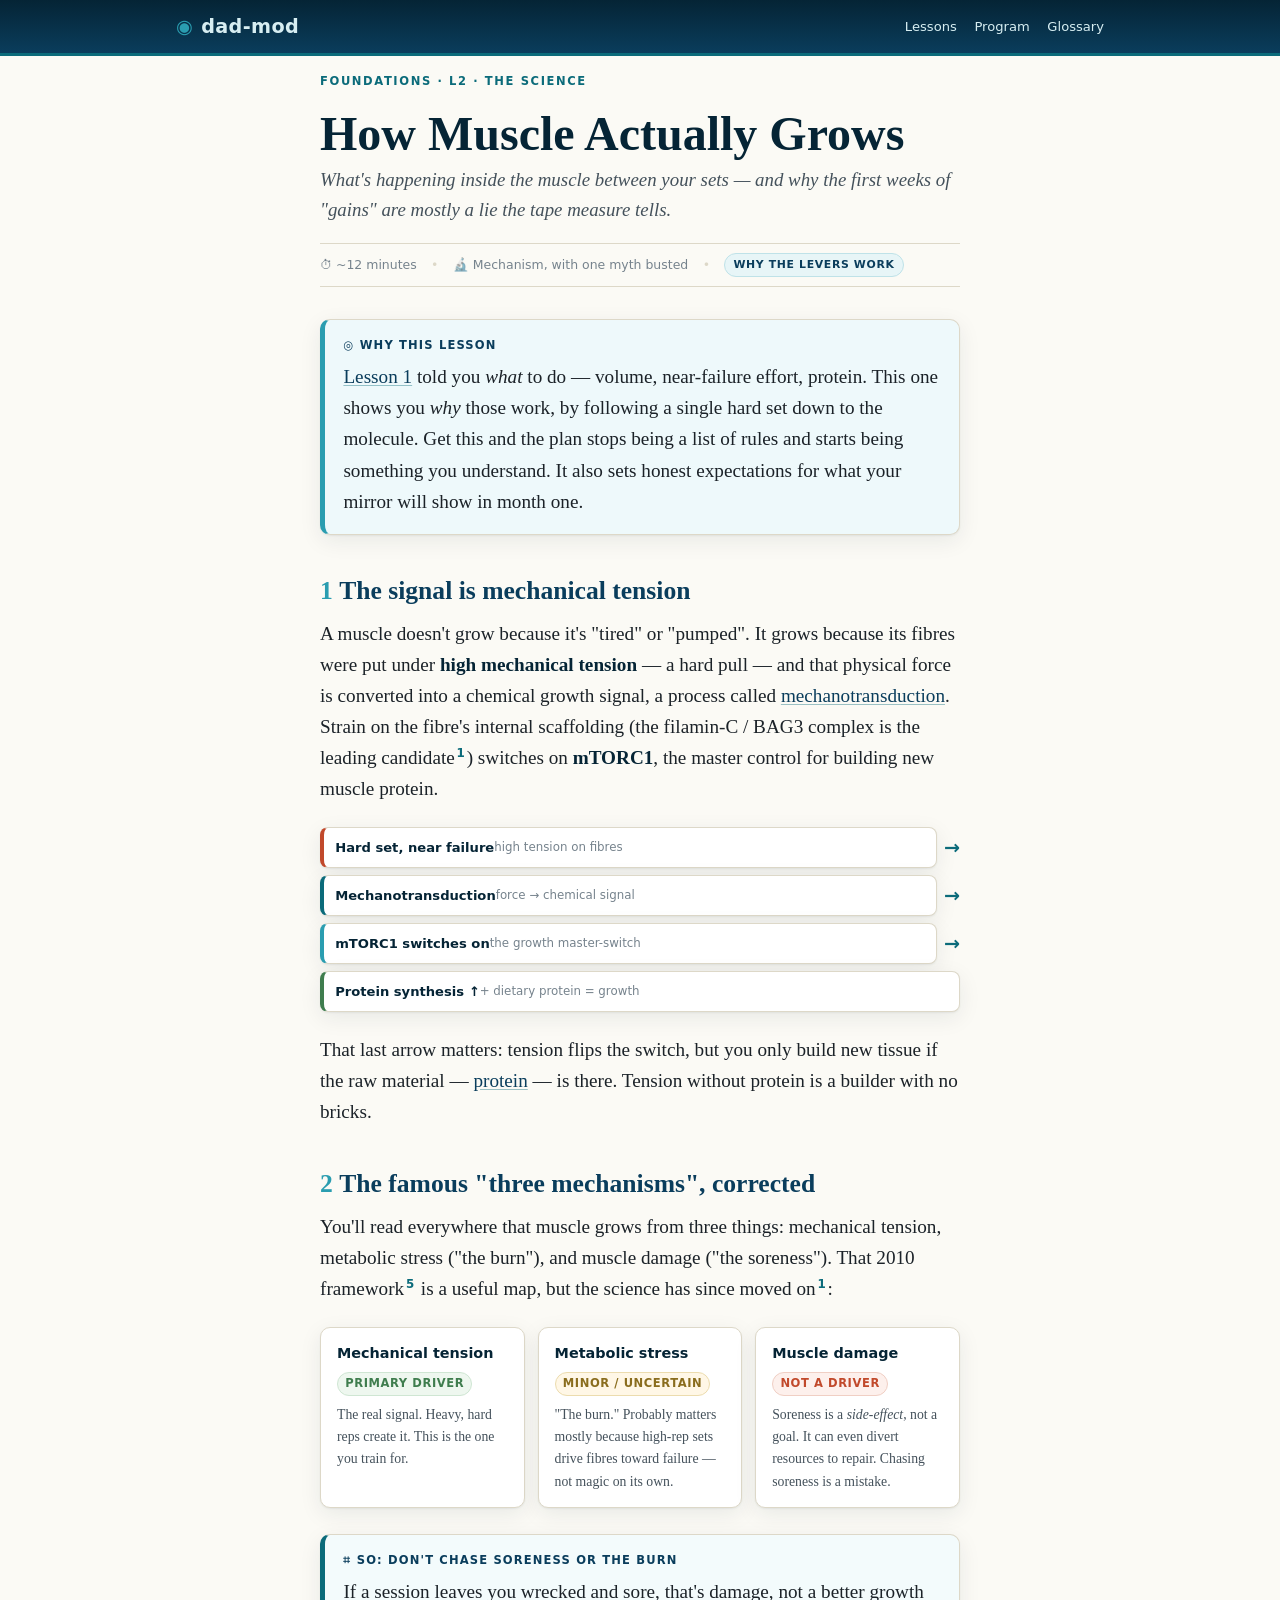
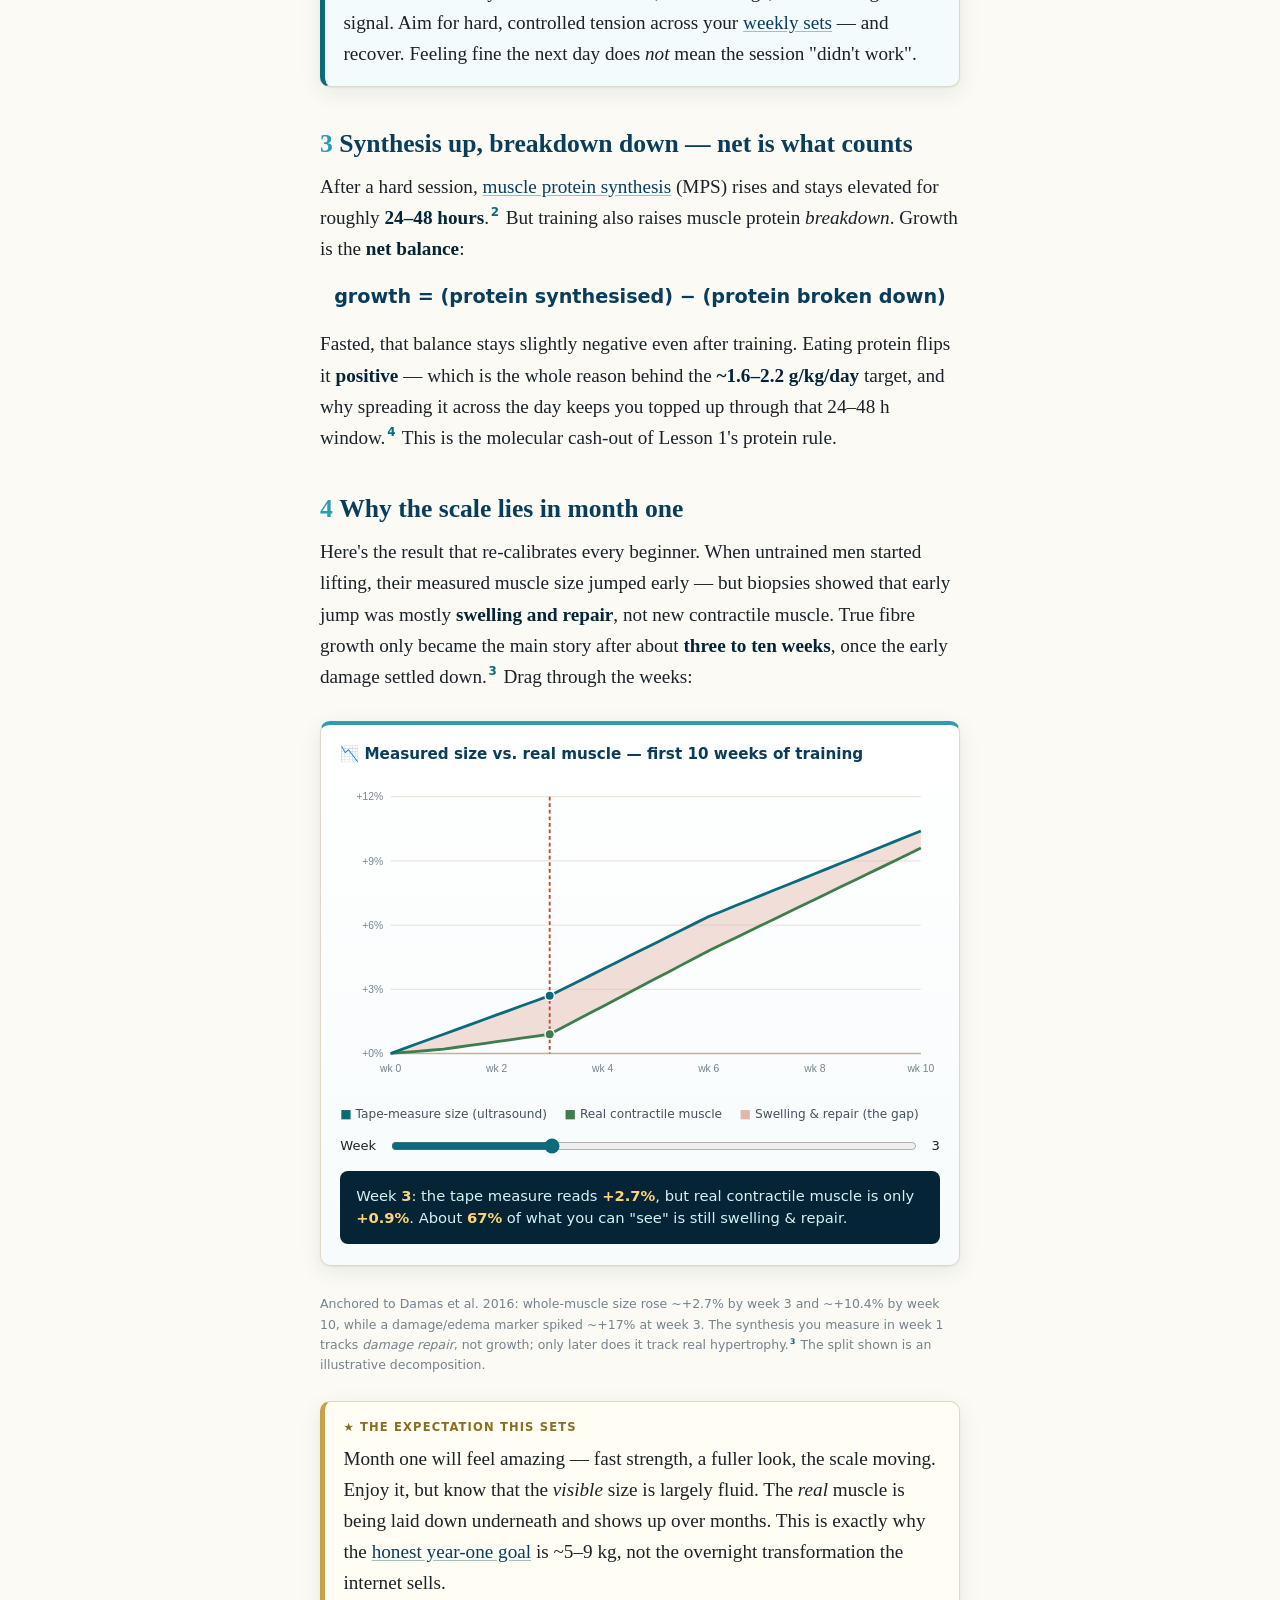
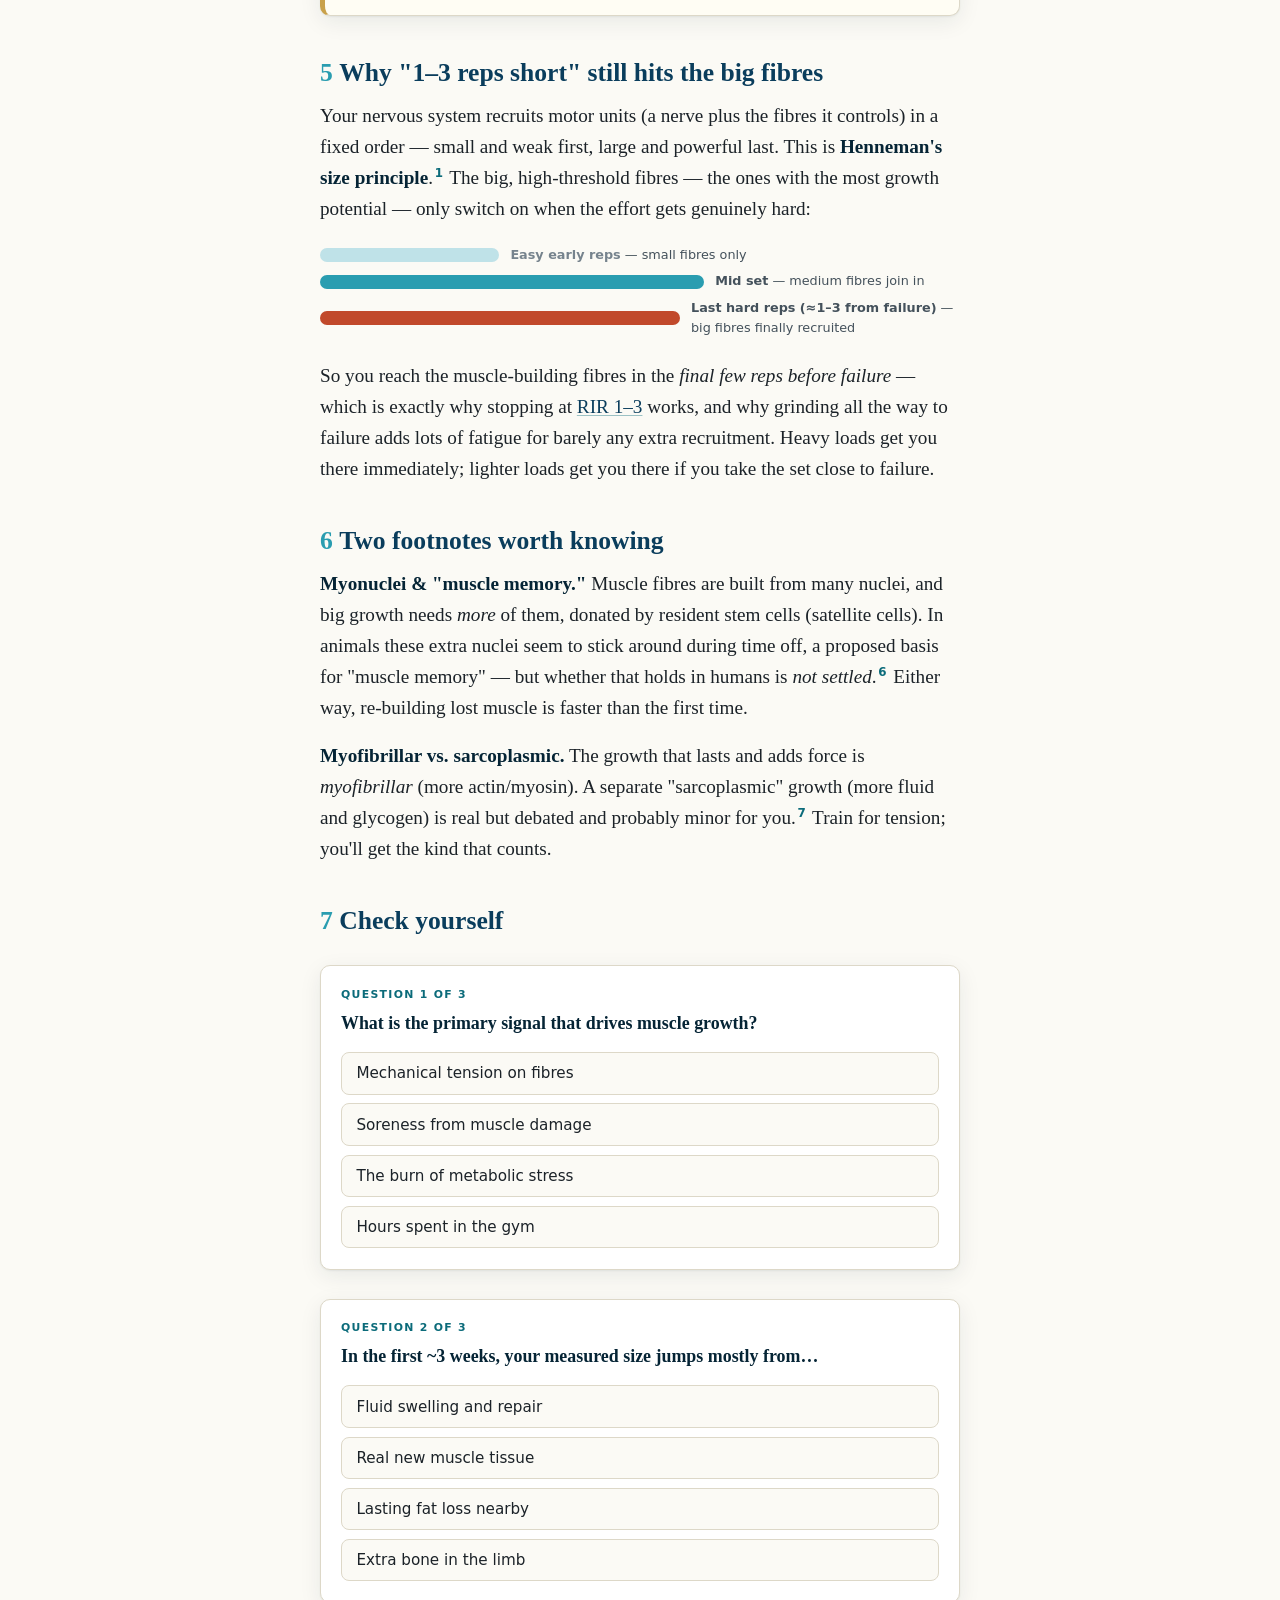
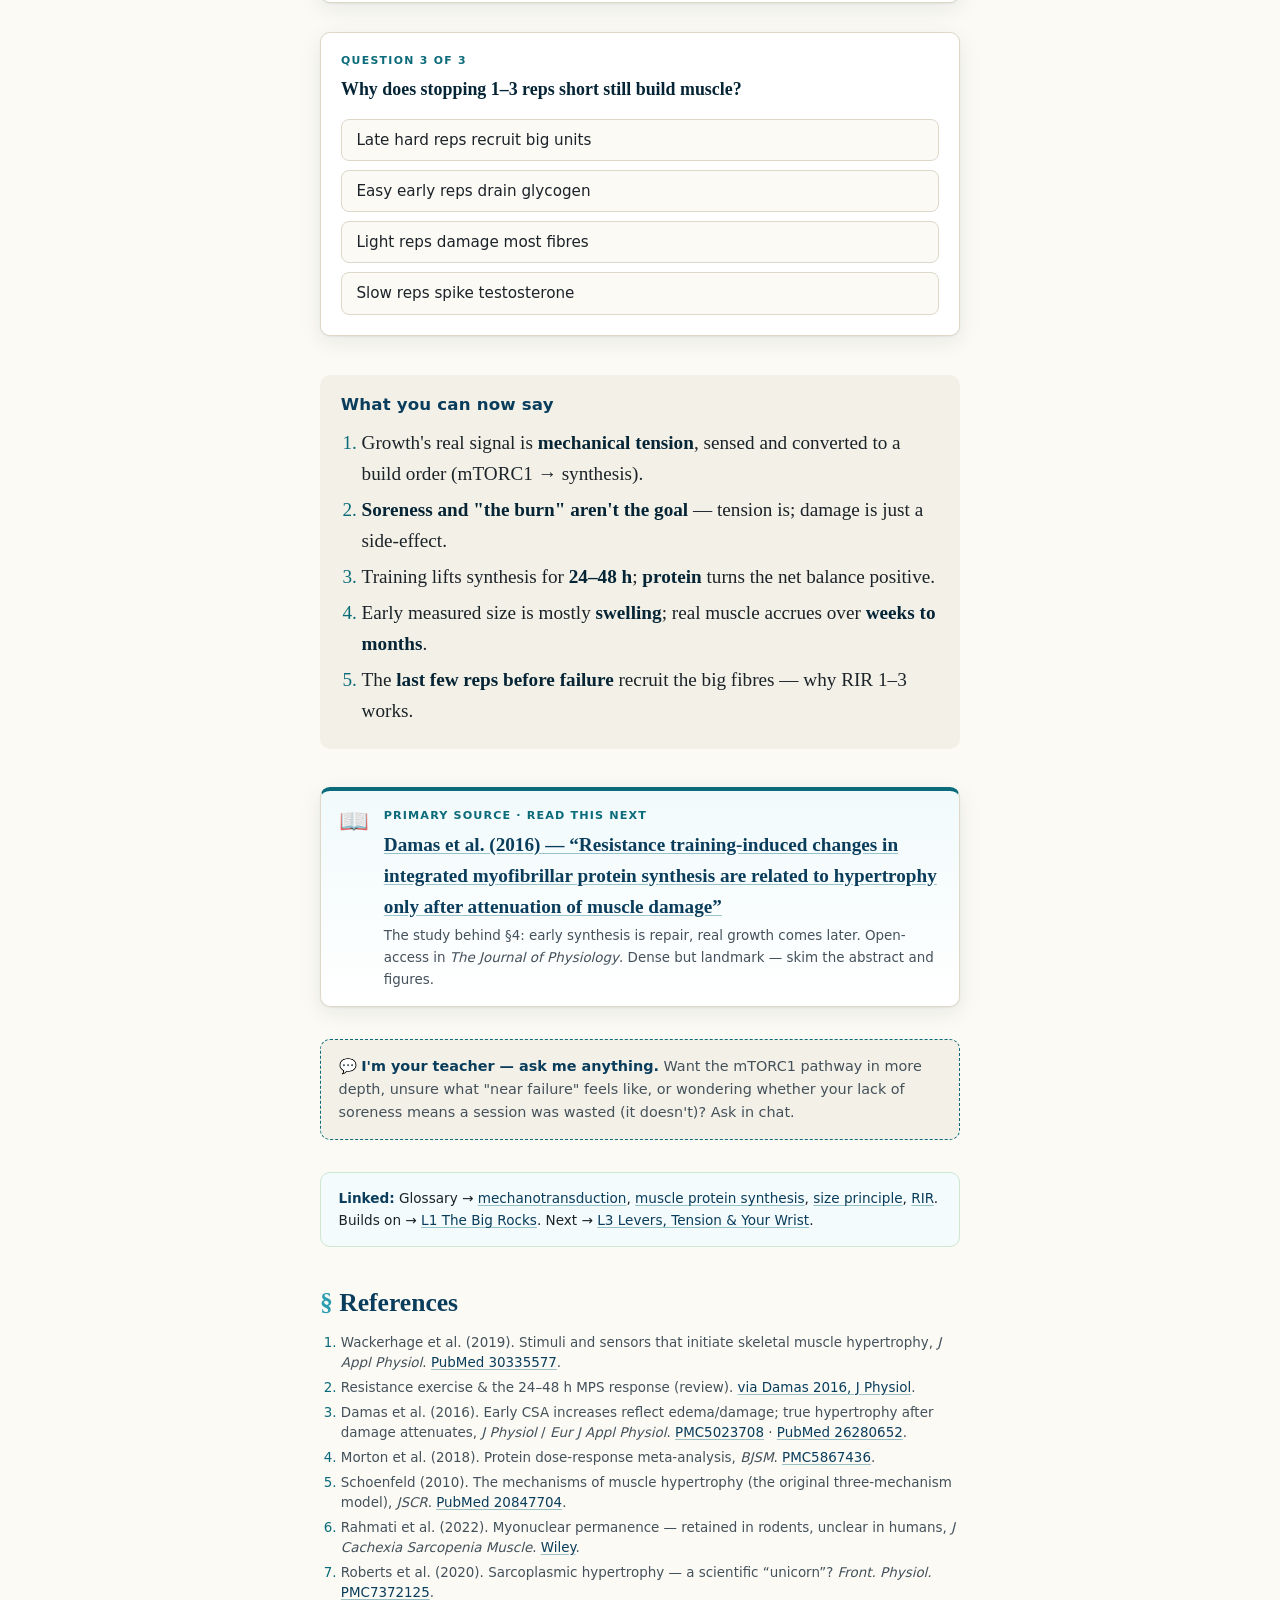
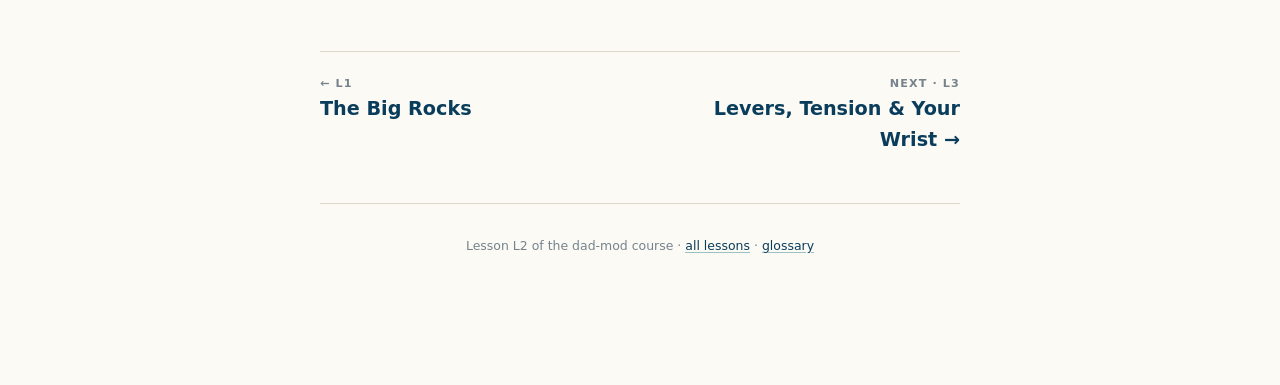
<file: lessons/0002-how-muscle-grows.html>
<!DOCTYPE html>
<html lang="en">
<head>
<meta charset="utf-8">
<meta name="viewport" content="width=device-width, initial-scale=1">
<title>L2 · How Muscle Actually Grows</title>
<link rel="stylesheet" href="../assets/styles.css">
<script defer src="../assets/widgets.js"></script>
<style>
  /* Lesson-2-specific: signal flow, mechanism cards, the Damas scrubber chart */
  .flow { display:flex; flex-wrap:wrap; align-items:stretch; gap:.45rem; margin:1.4rem 0; font-family:var(--sans); }
  .flow .step { background:#fff; border:1px solid var(--rule); border-radius:8px; padding:.55rem .7rem; font-size:.82rem; font-weight:600; color:var(--abyss); display:flex; align-items:center; box-shadow:var(--shadow); flex:1 1 auto; min-width:0; }
  .flow .step small { display:block; font-weight:400; color:var(--ink-faint); font-size:.74rem; }
  .flow .arrow { align-self:center; color:var(--ocean); font-weight:800; }
  .flow .step.t0 { border-left:4px solid var(--coral); }
  .flow .step.t1 { border-left:4px solid var(--ocean); }
  .flow .step.t2 { border-left:4px solid var(--surface); }
  .flow .step.t3 { border-left:4px solid var(--kelp); }

  .mechgrid { display:grid; grid-template-columns:1fr 1fr 1fr; gap:.8rem; margin:1.4rem 0; }
  .mechgrid .mech { background:#fff; border:1px solid var(--rule); border-radius:var(--radius); padding:.9rem 1rem; box-shadow:var(--shadow); }
  .mechgrid .mech .h { font-family:var(--sans); font-weight:700; font-size:.9rem; color:var(--abyss); }
  .mechgrid .mech .verdict { font-family:var(--sans); font-size:.72rem; font-weight:700; text-transform:uppercase; letter-spacing:.05em; margin-top:.3rem; display:inline-block; padding:.1rem .45rem; border-radius:999px; }
  .mechgrid .mech p { font-size:.86rem; color:var(--ink-soft); margin:.45rem 0 0; }
  .v-primary { background:#eef7ef; color:var(--kelp); border:1px solid #cfe6d3; }
  .v-minor   { background:#fff7e6; color:#8a6d1e; border:1px solid #ecdcae; }
  .v-out     { background:#fdf0ec; color:var(--coral); border:1px solid #f0cfc4; }
  @media (max-width:40rem){ .mechgrid { grid-template-columns:1fr; } }

  .chart-card { background:linear-gradient(180deg,#fff,#f7fbfc); border:1px solid var(--rule); border-top:4px solid var(--surface); border-radius:var(--radius); padding:1.1rem 1.2rem 1.3rem; margin:1.8rem 0; box-shadow:var(--shadow); }
  .chart-card .calc-title { font-family:var(--sans); font-weight:700; font-size:.95rem; color:var(--ocean-deep); margin-bottom:.7rem; }
  .chart-card svg { width:100%; height:auto; display:block; }
  .scrub { display:flex; align-items:center; gap:.8rem; margin-top:.7rem; font-family:var(--sans); font-size:.82rem; }
  .scrub input[type=range]{ flex:1; accent-color:var(--ocean); }
  .chart-read { margin-top:.9rem; padding:.85rem 1rem; background:var(--abyss); color:#d8f1f5; border-radius:8px; font-family:var(--sans); font-size:.92rem; line-height:1.55; }
  .chart-read b { color:#ffd479; }
  .lgnd { display:flex; gap:1.1rem; flex-wrap:wrap; font-family:var(--sans); font-size:.76rem; color:var(--ink-soft); margin-top:.5rem; }
  .lgnd span::before { content:"■ "; }
  .lgnd .l-meas::before { color:var(--ocean); }
  .lgnd .l-true::before { color:var(--kelp); }
  .lgnd .l-gap::before  { color:#e3b7ab; }

  .ladder { font-family:var(--sans); margin:1.3rem 0; }
  .ladder .rung { display:flex; align-items:center; gap:.7rem; margin:.35rem 0; }
  .ladder .bar { height:14px; border-radius:7px; background:var(--ocean); }
  .ladder .lab { font-size:.8rem; color:var(--ink-soft); }
  .ladder .small .bar{ background:#bfe2e8; } .ladder .small .lab b{ color:var(--ink-faint); }
  .ladder .mid .bar{ background:var(--surface); }
  .ladder .big .bar{ background:var(--coral); }
</style>
</head>
<body>

<header class="topbar">
  <div class="wrap-wide">
    <a class="brand" href="../index.html"><span class="dot">◉</span> dad-mod</a>
    <nav>
      <a href="../index.html">Lessons</a>
      <a href="../reference/program-card.html">Program</a>
      <a href="../reference/glossary.html">Glossary</a>
    </nav>
  </div>
</header>

<main class="wrap">
  <p class="kicker">Foundations · L2 · The science</p>
  <h1 class="lesson-title">How Muscle Actually Grows</h1>
  <p class="lesson-sub">What's happening inside the muscle between your sets — and why the first weeks of
  "gains" are mostly a lie the tape measure tells.</p>
  <div class="lesson-meta">
    <span>⏱ ~12 minutes</span><span class="sep">•</span>
    <span>🔬 Mechanism, with one myth busted</span><span class="sep">•</span>
    <span class="tag ocean">Why the levers work</span>
  </div>

  <div class="callout mission">
    <div class="callout-label">◎ Why this lesson</div>
    <p><a href="0001-the-big-rocks.html">Lesson 1</a> told you <em>what</em> to do — volume, near-failure effort,
    protein. This one shows you <em>why</em> those work, by following a single hard set down to the molecule. Get
    this and the plan stops being a list of rules and starts being something you understand. It also sets honest
    expectations for what your mirror will show in month one.</p>
  </div>

  <!-- ===== 1. TENSION ===== -->
  <h2><span class="num">1</span>The signal is mechanical tension</h2>
  <p>A muscle doesn't grow because it's "tired" or "pumped". It grows because its fibres were put under
  <strong>high mechanical tension</strong> — a hard pull — and that physical force is converted into a chemical
  growth signal, a process called <a href="../reference/glossary.html#mechanotransduction">mechanotransduction</a>.
  Strain on the fibre's internal scaffolding (the filamin-C / BAG3 complex is the leading
  candidate<span class="cite"><a href="#r1">1</a></span>) switches on <strong>mTORC1</strong>, the master control
  for building new muscle protein.</p>

  <div class="flow">
    <div class="step t0">Hard set, near failure<small>high tension on fibres</small></div>
    <div class="arrow">→</div>
    <div class="step t1">Mechanotransduction<small>force → chemical signal</small></div>
    <div class="arrow">→</div>
    <div class="step t2">mTORC1 switches on<small>the growth master-switch</small></div>
    <div class="arrow">→</div>
    <div class="step t3">Protein synthesis ↑<small>+ dietary protein = growth</small></div>
  </div>

  <p>That last arrow matters: tension flips the switch, but you only build new tissue if the raw material —
  <a href="../reference/glossary.html#muscle-protein-synthesis">protein</a> — is there. Tension without protein is
  a builder with no bricks.</p>

  <!-- ===== 2. THREE MECHANISMS ===== -->
  <h2><span class="num">2</span>The famous "three mechanisms", corrected</h2>
  <p>You'll read everywhere that muscle grows from three things: mechanical tension, metabolic stress ("the burn"),
  and muscle damage ("the soreness"). That 2010 framework<span class="cite"><a href="#r5">5</a></span> is a useful
  map, but the science has since moved on<span class="cite"><a href="#r1">1</a></span>:</p>

  <div class="mechgrid">
    <div class="mech">
      <div class="h">Mechanical tension</div>
      <span class="verdict v-primary">Primary driver</span>
      <p>The real signal. Heavy, hard reps create it. This is the one you train for.</p>
    </div>
    <div class="mech">
      <div class="h">Metabolic stress</div>
      <span class="verdict v-minor">Minor / uncertain</span>
      <p>"The burn." Probably matters mostly because high-rep sets drive fibres toward failure — not magic on its own.</p>
    </div>
    <div class="mech">
      <div class="h">Muscle damage</div>
      <span class="verdict v-out">Not a driver</span>
      <p>Soreness is a <em>side-effect</em>, not a goal. It can even divert resources to repair. Chasing soreness is a mistake.</p>
    </div>
  </div>

  <div class="callout note">
    <div class="callout-label">⌗ So: don't chase soreness or the burn</div>
    <p>If a session leaves you wrecked and sore, that's damage, not a better growth signal. Aim for hard, controlled
    tension across your <a href="../reference/glossary.html#volume">weekly sets</a> — and recover. Feeling fine the
    next day does <em>not</em> mean the session "didn't work".</p>
  </div>

  <!-- ===== 3. MPS ===== -->
  <h2><span class="num">3</span>Synthesis up, breakdown down — net is what counts</h2>
  <p>After a hard session, <a href="../reference/glossary.html#muscle-protein-synthesis">muscle protein synthesis</a>
  (MPS) rises and stays elevated for roughly <strong>24–48 hours</strong>.<span class="cite"><a href="#r2">2</a></span>
  But training also raises muscle protein <em>breakdown</em>. Growth is the <strong>net balance</strong>:</p>
  <p style="text-align:center;font-family:var(--sans);font-weight:700;color:var(--ocean-deep)">
    growth&nbsp;=&nbsp;(protein synthesised)&nbsp;−&nbsp;(protein broken down)</p>
  <p>Fasted, that balance stays slightly negative even after training. Eating protein flips it
  <strong>positive</strong> — which is the whole reason behind the <strong>~1.6–2.2 g/kg/day</strong> target, and
  why spreading it across the day keeps you topped up through that 24–48 h
  window.<span class="cite"><a href="#r4">4</a></span> This is the molecular cash-out of Lesson 1's protein rule.</p>

  <!-- ===== 4. THE DAMAS SCRUBBER ===== -->
  <h2><span class="num">4</span>Why the scale lies in month one</h2>
  <p>Here's the result that re-calibrates every beginner. When untrained men started lifting, their measured muscle
  size jumped early — but biopsies showed that early jump was mostly <strong>swelling and repair</strong>, not new
  contractile muscle. True fibre growth only became the main story after about
  <strong>three to ten weeks</strong>, once the early damage settled down.<span class="cite"><a href="#r3">3</a></span>
  Drag through the weeks:</p>

  <div class="chart-card">
    <div class="calc-title">📉 Measured size vs. real muscle — first 10 weeks of training</div>
    <svg id="damasChart" viewBox="0 0 640 340" role="img" aria-label="Chart: measured muscle size rises early but is mostly swelling; real muscle growth lags."></svg>
    <div class="lgnd">
      <span class="l-meas">Tape-measure size (ultrasound)</span>
      <span class="l-true">Real contractile muscle</span>
      <span class="l-gap">Swelling &amp; repair (the gap)</span>
    </div>
    <div class="scrub">
      <label for="weekSlider">Week</label>
      <input type="range" id="weekSlider" min="0" max="10" step="0.25" value="3">
      <output id="weekOut">3</output>
    </div>
    <div class="chart-read" id="damasRead">—</div>
  </div>

  <p class="muted" style="font-family:var(--sans);font-size:.78rem">Anchored to Damas et&nbsp;al. 2016: whole-muscle
  size rose ~+2.7% by week 3 and ~+10.4% by week 10, while a damage/edema marker spiked ~+17% at week 3. The
  synthesis you measure in week 1 tracks <em>damage repair</em>, not growth; only later does it track real
  hypertrophy.<span class="cite"><a href="#r3">3</a></span> The split shown is an illustrative decomposition.</p>

  <div class="callout key">
    <div class="callout-label">★ The expectation this sets</div>
    <p>Month one will feel amazing — fast strength, a fuller look, the scale moving. Enjoy it, but know that the
    <em>visible</em> size is largely fluid. The <em>real</em> muscle is being laid down underneath and shows up over
    months. This is exactly why the <a href="0001-the-big-rocks.html">honest year-one goal</a> is ~5–9 kg, not the
    overnight transformation the internet sells.</p>
  </div>

  <!-- ===== 5. RECRUITMENT ===== -->
  <h2><span class="num">5</span>Why "1–3 reps short" still hits the big fibres</h2>
  <p>Your nervous system recruits motor units (a nerve plus the fibres it controls) in a fixed order — small and
  weak first, large and powerful last. This is <strong>Henneman's size
  principle</strong>.<span class="cite"><a href="#r1">1</a></span> The big, high-threshold fibres — the ones with
  the most growth potential — only switch on when the effort gets genuinely hard:</p>

  <div class="ladder">
    <div class="rung small"><div class="bar" style="width:28%"></div><span class="lab"><b>Easy early reps</b> — small fibres only</span></div>
    <div class="rung mid"><div class="bar" style="width:60%"></div><span class="lab"><b>Mid set</b> — medium fibres join in</span></div>
    <div class="rung big"><div class="bar" style="width:90%"></div><span class="lab"><b>Last hard reps (≈1–3 from failure)</b> — big fibres finally recruited</span></div>
  </div>

  <p>So you reach the muscle-building fibres in the <em>final few reps before failure</em> — which is exactly why
  stopping at <a href="../reference/glossary.html#rir">RIR 1–3</a> works, and why grinding all the way to failure
  adds lots of fatigue for barely any extra recruitment. Heavy loads get you there immediately; lighter loads get
  you there if you take the set close to failure.</p>

  <!-- ===== 6. NUCLEI ===== -->
  <h2><span class="num">6</span>Two footnotes worth knowing</h2>
  <p><strong>Myonuclei &amp; "muscle memory."</strong> Muscle fibres are built from many nuclei, and big growth
  needs <em>more</em> of them, donated by resident stem cells (satellite cells). In animals these extra nuclei seem
  to stick around during time off, a proposed basis for "muscle memory" — but whether that holds in humans is
  <em>not settled</em>.<span class="cite"><a href="#r6">6</a></span> Either way, re-building lost muscle is faster
  than the first time.</p>
  <p><strong>Myofibrillar vs. sarcoplasmic.</strong> The growth that lasts and adds force is
  <em>myofibrillar</em> (more actin/myosin). A separate "sarcoplasmic" growth (more fluid and glycogen) is real but
  debated and probably minor for you.<span class="cite"><a href="#r7">7</a></span> Train for tension; you'll get the
  kind that counts.</p>

  <!-- ===== QUIZ ===== -->
  <h2><span class="num">7</span>Check yourself</h2>

  <div class="quiz" data-explain-right="Tension is the signal." data-explain-wrong="Re-read §1–2.">
    <div class="q-kicker">Question 1 of 3</div>
    <div class="q-text">What is the primary signal that drives muscle growth?</div>
    <div class="q-options">
      <button class="opt" data-correct data-feedback="Right — high mechanical tension on the fibres is the signal; it's converted into a growth response via mechanotransduction.">Mechanical tension on fibres</button>
      <button class="opt" data-feedback="Soreness is muscle damage — a side-effect, not a driver. Don't chase it.">Soreness from muscle damage</button>
      <button class="opt" data-feedback="'The burn' is metabolic stress — minor and uncertain, not the main driver.">The burn of metabolic stress</button>
      <button class="opt" data-feedback="Time in the gym isn't the signal; hard tension across your weekly sets is.">Hours spent in the gym</button>
    </div>
    <div class="q-feedback"></div>
  </div>

  <div class="quiz" data-explain-right="Exactly — mostly fluid." data-explain-wrong="See the scrubber in §4.">
    <div class="q-kicker">Question 2 of 3</div>
    <div class="q-text">In the first ~3 weeks, your measured size jumps mostly from…</div>
    <div class="q-options">
      <button class="opt" data-correct data-feedback="Correct — early measured size is largely swelling and repair; true fibre growth shows up over the following weeks.">Fluid swelling and repair</button>
      <button class="opt" data-feedback="Real contractile tissue is built, but it lags — it isn't the bulk of the early measured change.">Real new muscle tissue</button>
      <button class="opt" data-feedback="Fat loss isn't what the early size signal is measuring here; it's mostly swelling.">Lasting fat loss nearby</button>
      <button class="opt" data-feedback="Bone doesn't change on this timescale. The early jump is swelling and repair.">Extra bone in the limb</button>
    </div>
    <div class="q-feedback"></div>
  </div>

  <div class="quiz" data-explain-right="The size principle." data-explain-wrong="See the recruitment ladder in §5.">
    <div class="q-kicker">Question 3 of 3</div>
    <div class="q-text">Why does stopping 1–3 reps short still build muscle?</div>
    <div class="q-options">
      <button class="opt" data-correct data-feedback="Yes — by the last hard reps the big, high-threshold fibres are finally recruited, so you get the growth stimulus without the cost of true failure.">Late hard reps recruit big units</button>
      <button class="opt" data-feedback="Glycogen depletion isn't the mechanism here; it's recruitment of high-threshold motor units.">Easy early reps drain glycogen</button>
      <button class="opt" data-feedback="Damage isn't the driver — recruitment of big motor units near the end of the set is.">Light reps damage most fibres</button>
      <button class="opt" data-feedback="Tempo doesn't spike hormones meaningfully; it's the size principle at work.">Slow reps spike testosterone</button>
    </div>
    <div class="q-feedback"></div>
  </div>

  <div class="recap">
    <h3>What you can now say</h3>
    <ol>
      <li>Growth's real signal is <strong>mechanical tension</strong>, sensed and converted to a build order (mTORC1 → synthesis).</li>
      <li><strong>Soreness and "the burn" aren't the goal</strong> — tension is; damage is just a side-effect.</li>
      <li>Training lifts synthesis for <strong>24–48 h</strong>; <strong>protein</strong> turns the net balance positive.</li>
      <li>Early measured size is mostly <strong>swelling</strong>; real muscle accrues over <strong>weeks to months</strong>.</li>
      <li>The <strong>last few reps before failure</strong> recruit the big fibres — why RIR 1–3 works.</li>
    </ol>
  </div>

  <div class="sourcebox">
    <div class="icon">📖</div>
    <div>
      <div class="label">Primary source · read this next</div>
      <div class="title"><a href="https://pmc.ncbi.nlm.nih.gov/articles/PMC5023708/" target="_blank" rel="noopener">Damas et al. (2016) — “Resistance training-induced changes in integrated myofibrillar protein synthesis are related to hypertrophy only after attenuation of muscle damage”</a></div>
      <div class="desc">The study behind §4: early synthesis is repair, real growth comes later. Open-access in <i>The Journal of Physiology</i>. Dense but landmark — skim the abstract and figures.</div>
    </div>
  </div>

  <div class="ask-teacher">
    💬 <b>I'm your teacher — ask me anything.</b> Want the mTORC1 pathway in more depth, unsure what "near failure"
    feels like, or wondering whether your lack of soreness means a session was wasted (it doesn't)? Ask in chat.</div>

  <div class="crosslinks">
    <b>Linked:</b> Glossary →
    <a href="../reference/glossary.html#mechanotransduction">mechanotransduction</a>,
    <a href="../reference/glossary.html#muscle-protein-synthesis">muscle protein synthesis</a>,
    <a href="../reference/glossary.html#motor-unit-recruitment">size principle</a>,
    <a href="../reference/glossary.html#rir">RIR</a>.
    Builds on → <a href="0001-the-big-rocks.html">L1 The Big Rocks</a>. Next → <a href="0003-levers-tension-wrist.html">L3 Levers, Tension &amp; Your Wrist</a>.
  </div>

  <h2 id="refs"><span class="num">§</span>References</h2>
  <ol style="font-family:var(--sans);font-size:.84rem;color:var(--ink-soft);line-height:1.5">
    <li id="r1">Wackerhage et al. (2019). Stimuli and sensors that initiate skeletal muscle hypertrophy, <i>J Appl Physiol</i>. <a href="https://pubmed.ncbi.nlm.nih.gov/30335577/" target="_blank" rel="noopener">PubMed 30335577</a>.</li>
    <li id="r2">Resistance exercise &amp; the 24–48 h MPS response (review). <a href="https://pmc.ncbi.nlm.nih.gov/articles/PMC5023708/" target="_blank" rel="noopener">via Damas 2016, J Physiol</a>.</li>
    <li id="r3">Damas et al. (2016). Early CSA increases reflect edema/damage; true hypertrophy after damage attenuates, <i>J Physiol</i> / <i>Eur J Appl Physiol</i>. <a href="https://pmc.ncbi.nlm.nih.gov/articles/PMC5023708/" target="_blank" rel="noopener">PMC5023708</a> · <a href="https://pubmed.ncbi.nlm.nih.gov/26280652/" target="_blank" rel="noopener">PubMed 26280652</a>.</li>
    <li id="r4">Morton et al. (2018). Protein dose-response meta-analysis, <i>BJSM</i>. <a href="https://pmc.ncbi.nlm.nih.gov/articles/PMC5867436/" target="_blank" rel="noopener">PMC5867436</a>.</li>
    <li id="r5">Schoenfeld (2010). The mechanisms of muscle hypertrophy (the original three-mechanism model), <i>JSCR</i>. <a href="https://pubmed.ncbi.nlm.nih.gov/20847704/" target="_blank" rel="noopener">PubMed 20847704</a>.</li>
    <li id="r6">Rahmati et al. (2022). Myonuclear permanence — retained in rodents, unclear in humans, <i>J Cachexia Sarcopenia Muscle</i>. <a href="https://onlinelibrary.wiley.com/doi/full/10.1002/jcsm.13043" target="_blank" rel="noopener">Wiley</a>.</li>
    <li id="r7">Roberts et al. (2020). Sarcoplasmic hypertrophy — a scientific “unicorn”? <i>Front. Physiol.</i> <a href="https://pmc.ncbi.nlm.nih.gov/articles/PMC7372125/" target="_blank" rel="noopener">PMC7372125</a>.</li>
  </ol>

  <nav class="lesson-nav">
    <a href="0001-the-big-rocks.html">
      <div class="dir">← L1</div>
      <div class="ttl">The Big Rocks</div>
    </a>
    <a class="next" href="0003-levers-tension-wrist.html">
      <div class="dir">Next · L3</div>
      <div class="ttl">Levers, Tension &amp; Your Wrist →</div>
    </a>
  </nav>

  <p class="pagefoot">Lesson L2 of the dad-mod course ·
  <a href="../index.html">all lessons</a> ·
  <a href="../reference/glossary.html">glossary</a></p>
</main>

<script>
/* ===== The Damas "measured size vs real muscle" scrubber ===== */
(function(){
  var svg = document.getElementById('damasChart');
  if(!svg) return;
  var NS = 'http://www.w3.org/2000/svg';
  var W=640, H=340, m={l:54,r:20,t:20,b:46};
  var pw=W-m.l-m.r, ph=H-m.t-m.b, maxX=10, maxY=12;
  function X(w){ return m.l + (w/maxX)*pw; }
  function Y(p){ return m.t + (1-p/maxY)*ph; }

  function interp(anchors){
    return function(w){
      if(w<=anchors[0][0]) return anchors[0][1];
      for(var i=1;i<anchors.length;i++){
        if(w<=anchors[i][0]){
          var a=anchors[i-1], b=anchors[i], t=(w-a[0])/(b[0]-a[0]);
          return a[1]+t*(b[1]-a[1]);
        }
      }
      return anchors[anchors.length-1][1];
    };
  }
  var measured = interp([[0,0],[3,2.7],[6,6.4],[10,10.4]]);
  var truth    = interp([[0,0],[1,0.2],[3,0.9],[6,4.8],[10,9.6]]);

  function el(tag, attrs){
    var e=document.createElementNS(NS, tag);
    for(var k in attrs) e.setAttribute(k, attrs[k]);
    return e;
  }
  function sample(fn){
    var pts=[];
    for(var w=0; w<=maxX+0.001; w+=0.25) pts.push([X(w), Y(fn(w))]);
    return pts;
  }
  function pathD(pts){ return pts.map(function(p,i){ return (i?'L':'M')+p[0].toFixed(1)+' '+p[1].toFixed(1); }).join(' '); }

  // gridlines + y labels
  for(var p=0; p<=maxY; p+=3){
    svg.appendChild(el('line',{x1:m.l, y1:Y(p), x2:W-m.r, y2:Y(p), stroke:'#e3ded2', 'stroke-width':1}));
    var yl=el('text',{x:m.l-8, y:Y(p)+4, 'text-anchor':'end', 'font-family':'sans-serif','font-size':11, fill:'#76838d'});
    yl.textContent='+'+p+'%'; svg.appendChild(yl);
  }
  // x labels
  for(var wx=0; wx<=10; wx+=2){
    var xl=el('text',{x:X(wx), y:H-m.b+20, 'text-anchor':'middle','font-family':'sans-serif','font-size':11, fill:'#76838d'});
    xl.textContent='wk '+wx; svg.appendChild(xl);
  }
  svg.appendChild(el('line',{x1:m.l,y1:Y(0),x2:W-m.r,y2:Y(0),stroke:'#bbb3a1','stroke-width':1.5}));

  // shaded gap (measured above, truth below)
  var mPts=sample(measured), tPts=sample(truth);
  var band='M'+mPts.map(function(p){return p[0].toFixed(1)+' '+p[1].toFixed(1);}).join(' L ');
  band+=' L '+tPts.slice().reverse().map(function(p){return p[0].toFixed(1)+' '+p[1].toFixed(1);}).join(' L ')+' Z';
  svg.appendChild(el('path',{d:band, fill:'#e3b7ab', 'fill-opacity':0.45, stroke:'none'}));

  // curves
  svg.appendChild(el('path',{d:pathD(tPts), fill:'none', stroke:'#3f7d4e', 'stroke-width':3}));
  svg.appendChild(el('path',{d:pathD(mPts), fill:'none', stroke:'#0b6b7a', 'stroke-width':3}));

  // marker line + dots
  var mk = el('line',{stroke:'#c1492b','stroke-width':2,'stroke-dasharray':'4 3'}); svg.appendChild(mk);
  var dotM = el('circle',{r:5, fill:'#0b6b7a', stroke:'#fff','stroke-width':1.5}); svg.appendChild(dotM);
  var dotT = el('circle',{r:5, fill:'#3f7d4e', stroke:'#fff','stroke-width':1.5}); svg.appendChild(dotT);

  var slider=document.getElementById('weekSlider');
  var weekOut=document.getElementById('weekOut');
  var read=document.getElementById('damasRead');

  function update(){
    var w=parseFloat(slider.value);
    weekOut.textContent = (w%1===0)? w : w.toFixed(2);
    var mv=measured(w), tv=truth(w), gap=Math.max(0, mv-tv);
    mk.setAttribute('x1',X(w)); mk.setAttribute('x2',X(w));
    mk.setAttribute('y1',m.t); mk.setAttribute('y2',Y(0));
    dotM.setAttribute('cx',X(w)); dotM.setAttribute('cy',Y(mv));
    dotT.setAttribute('cx',X(w)); dotT.setAttribute('cy',Y(tv));
    var pctFake = mv>0 ? Math.round(gap/mv*100) : 0;
    read.innerHTML = 'Week <b>'+ (Math.round(w*10)/10) +'</b>: the tape measure reads <b>+'+mv.toFixed(1)+
      '%</b>, but real contractile muscle is only <b>+'+tv.toFixed(1)+'%</b>. About <b>'+pctFake+
      '%</b> of what you can "see" is still swelling &amp; repair.';
  }
  slider.addEventListener('input', update);
  update();
})();
</script>
</body>
</html>
</file>
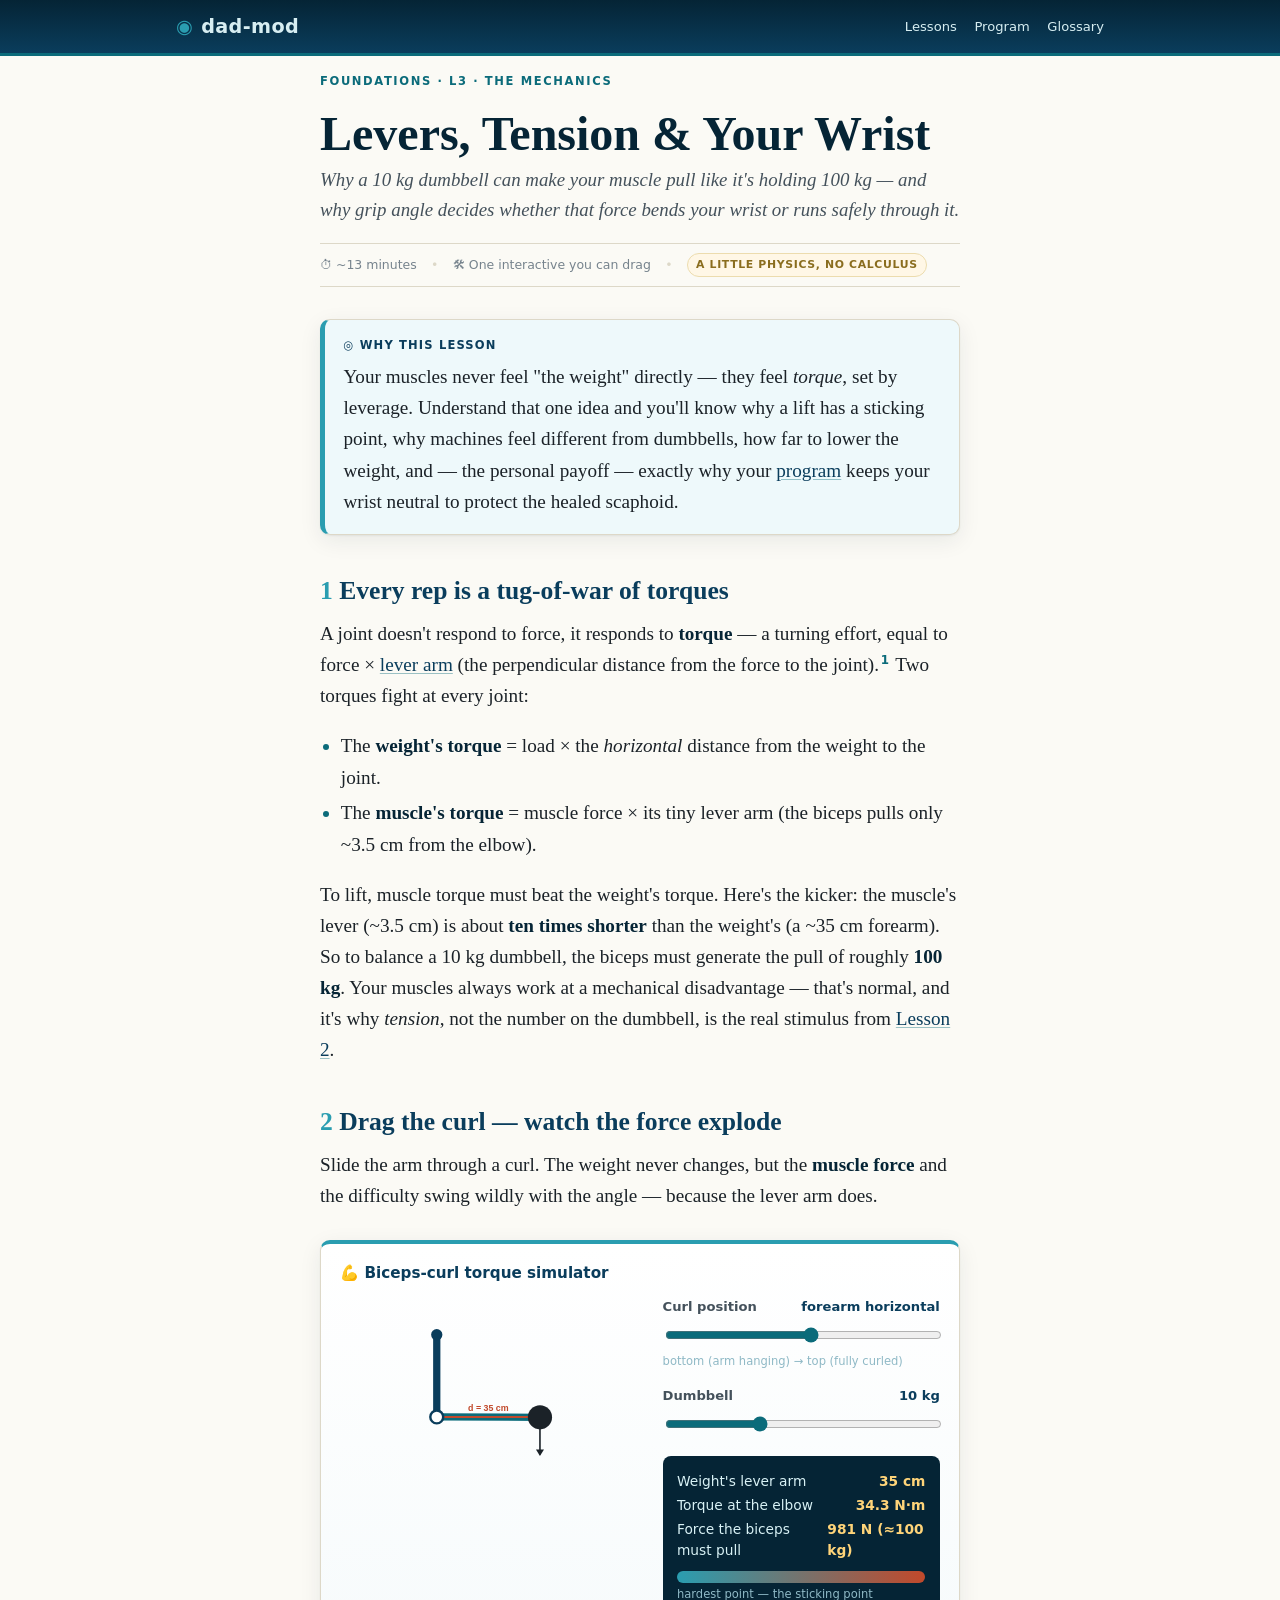
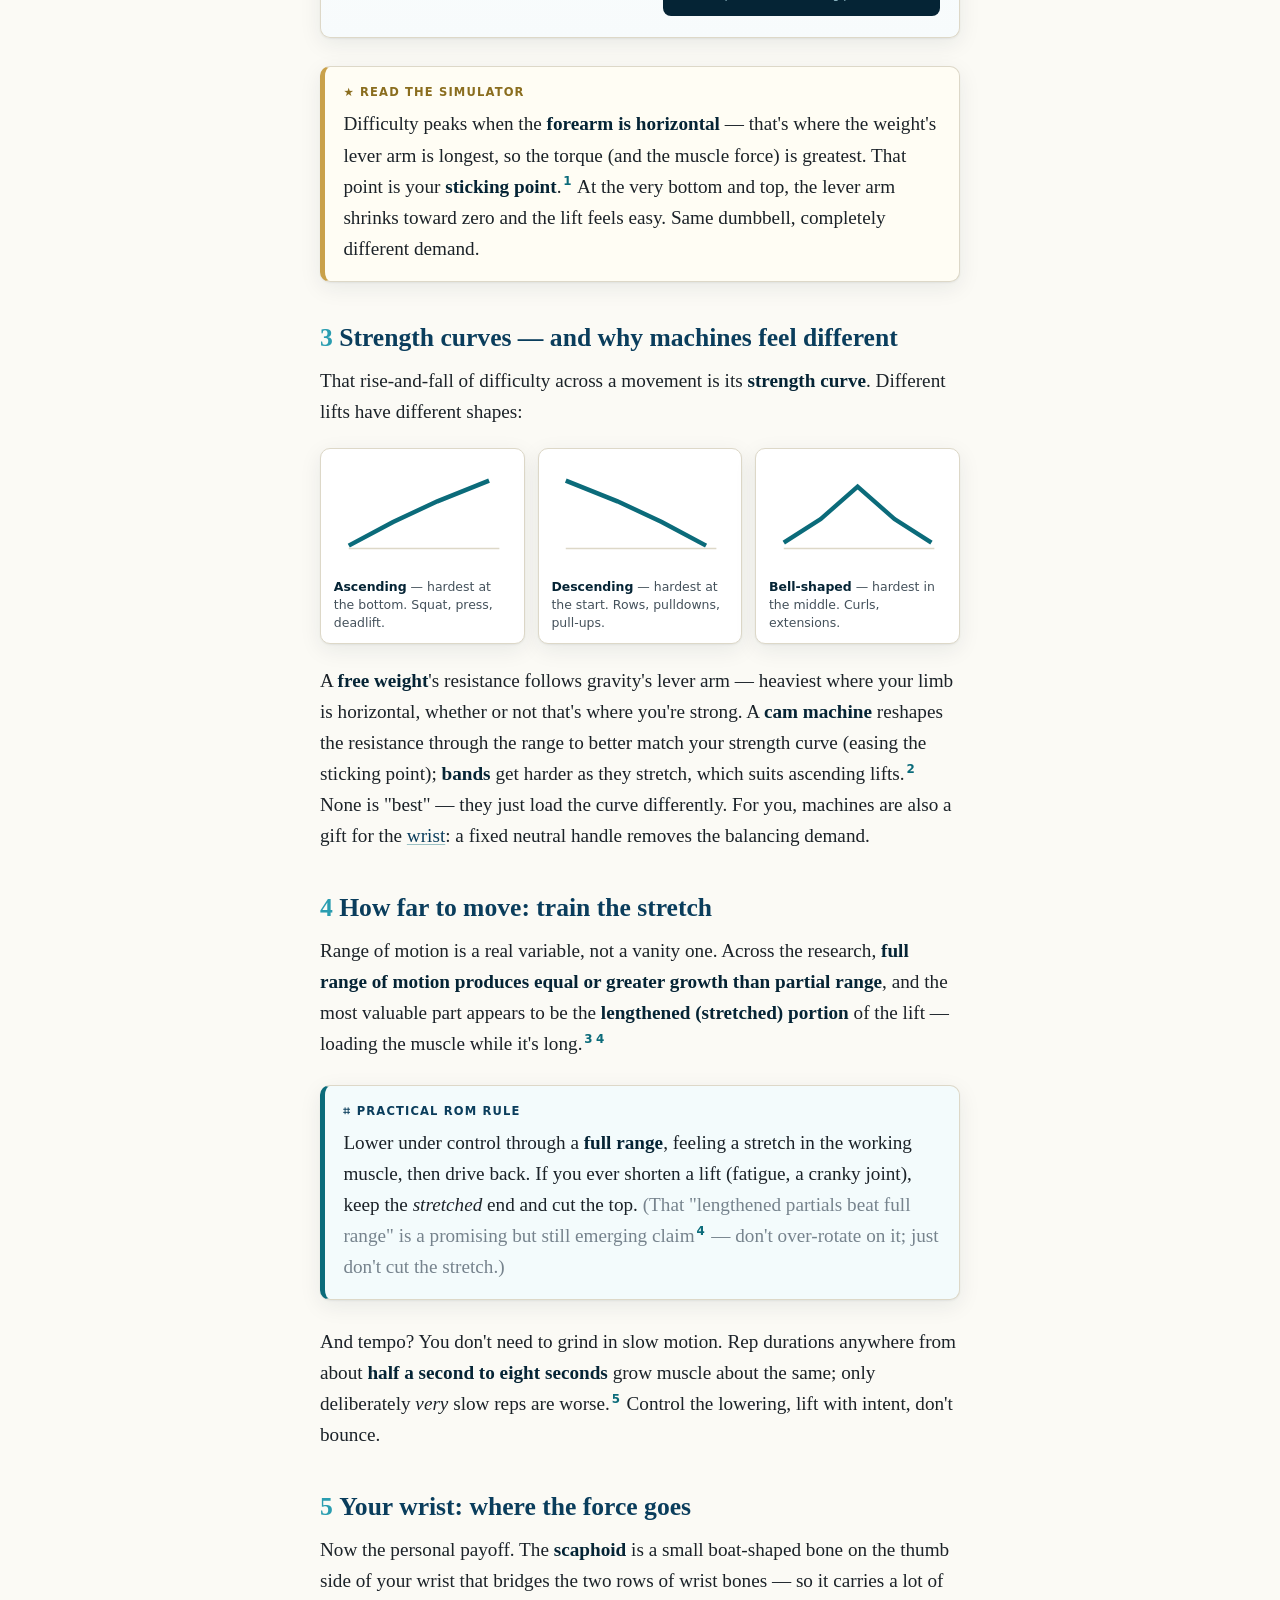
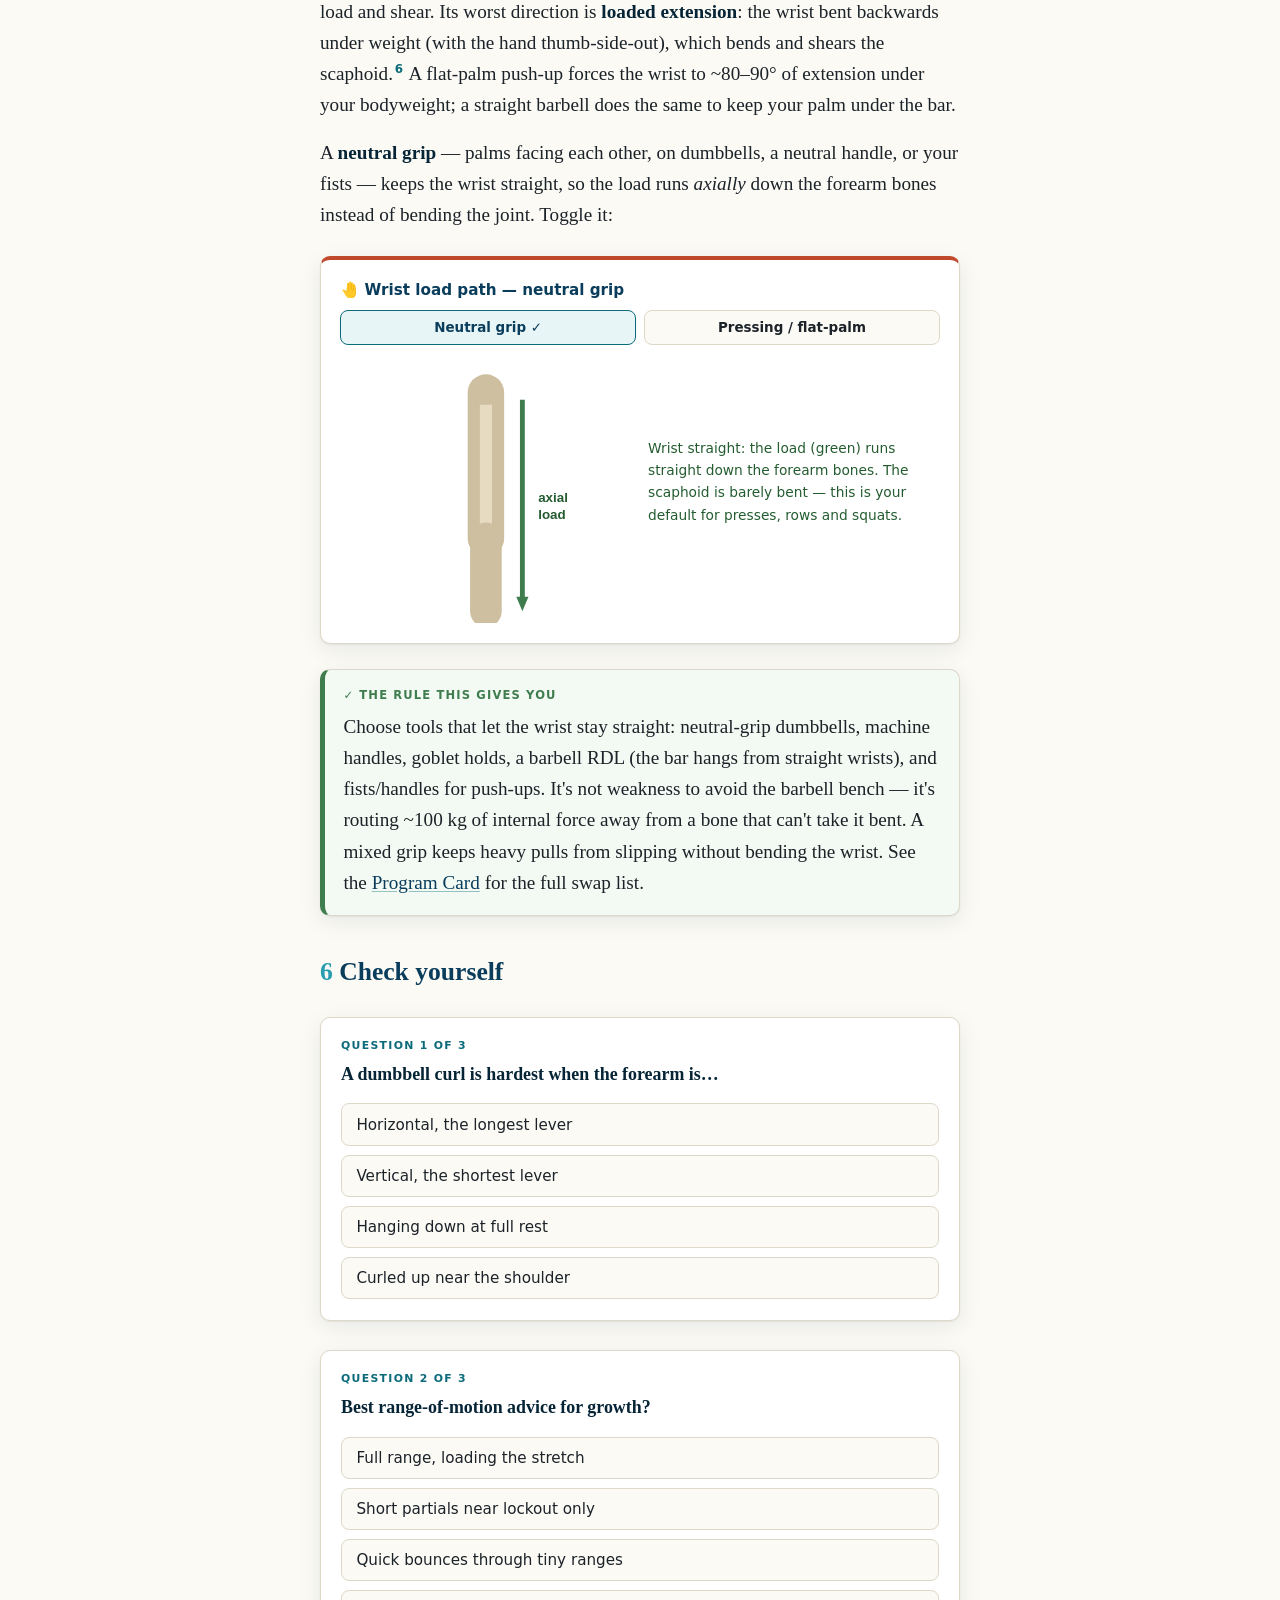
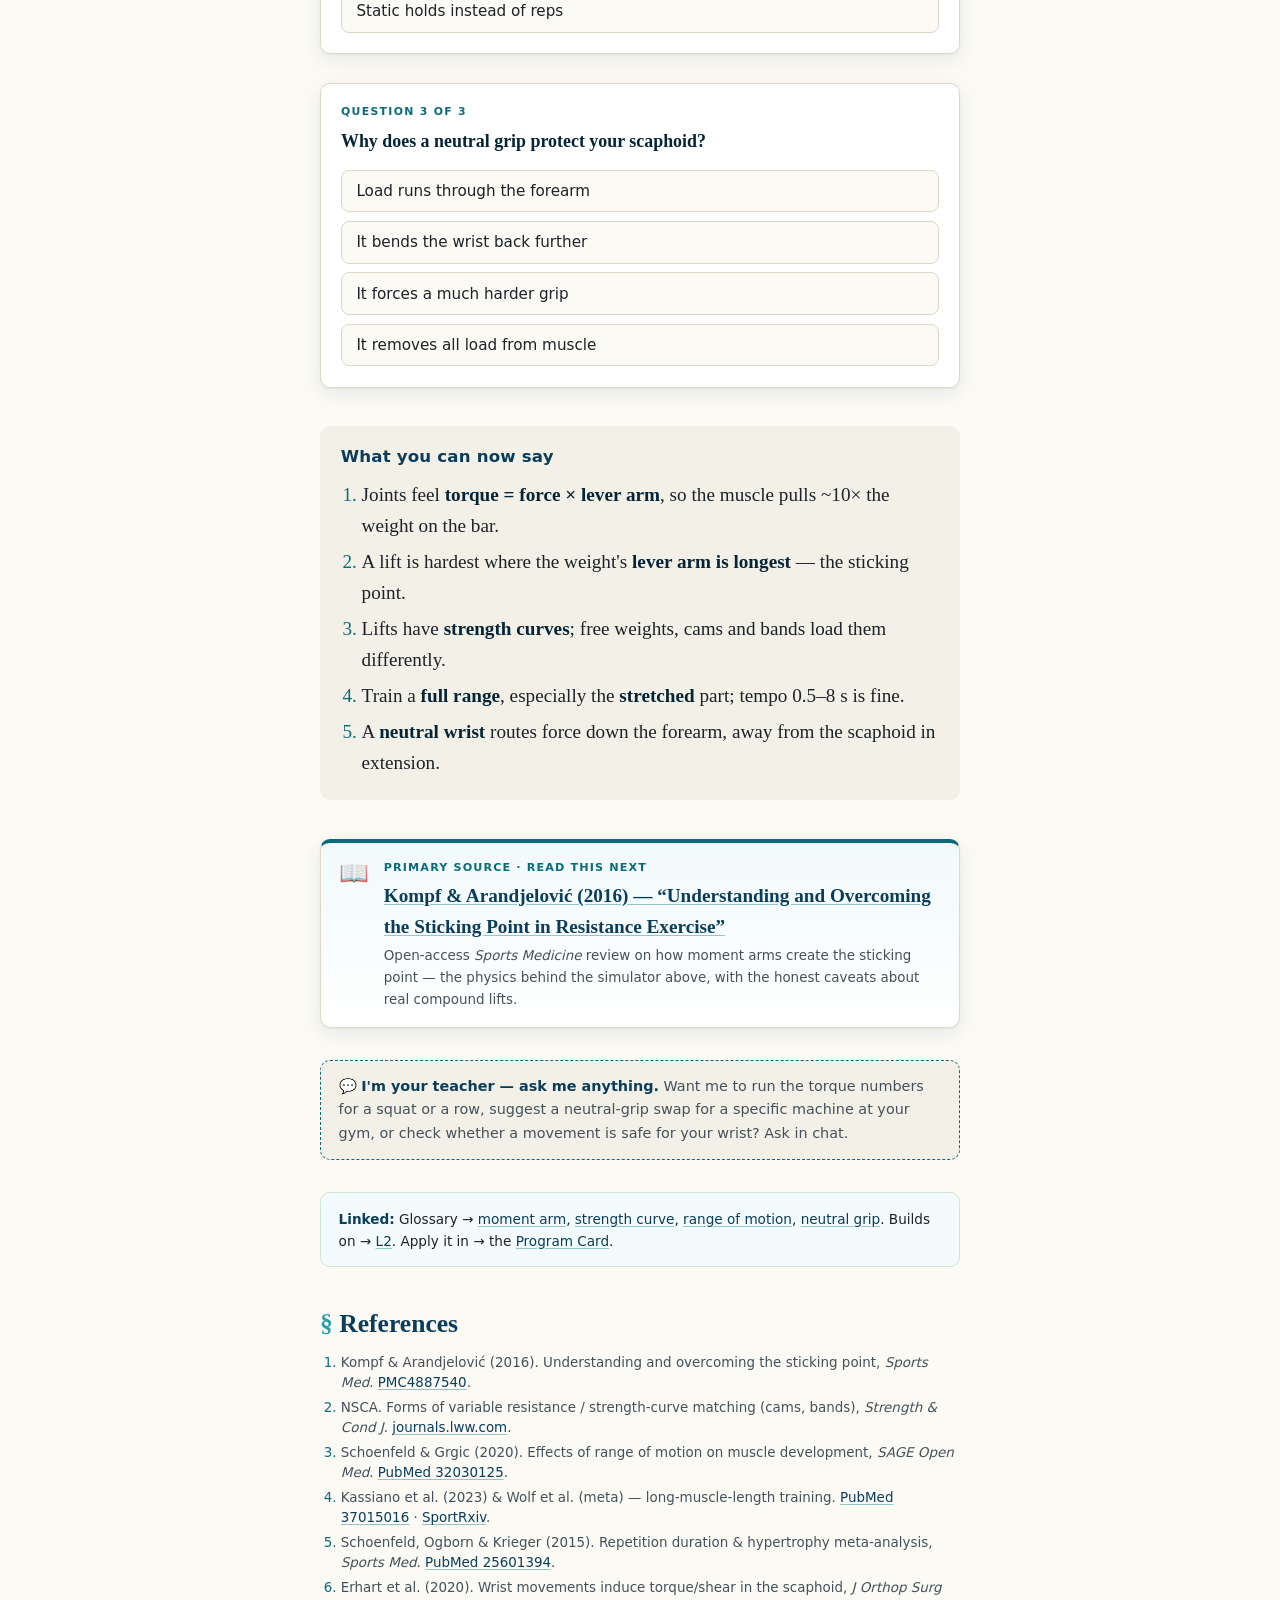
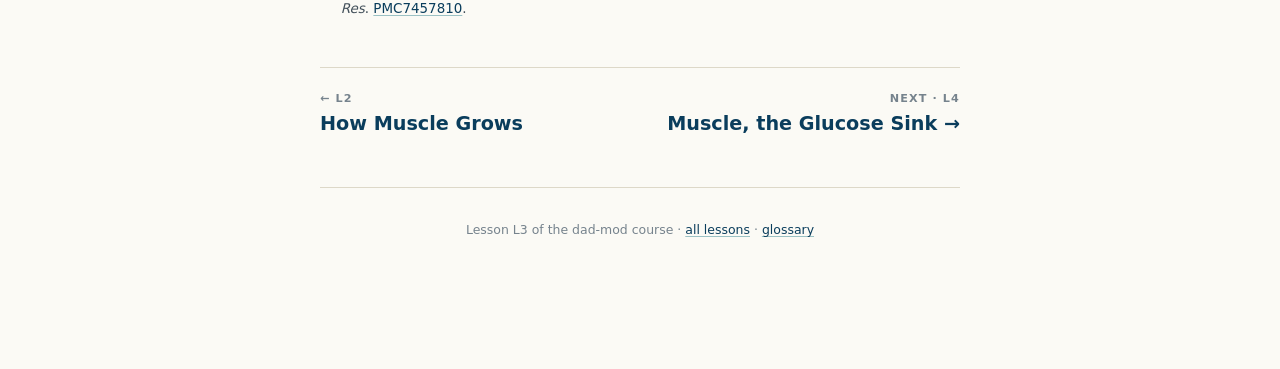
<file: lessons/0003-levers-tension-wrist.html>
<!DOCTYPE html>
<html lang="en">
<head>
<meta charset="utf-8">
<meta name="viewport" content="width=device-width, initial-scale=1">
<title>L3 · Levers, Tension &amp; Your Wrist</title>
<link rel="stylesheet" href="../assets/styles.css">
<script defer src="../assets/widgets.js"></script>
<style>
  /* Lesson-3-specific: torque simulator, strength-curve trio, wrist toggle */
  .sim { background:linear-gradient(180deg,#fff,#f7fbfc); border:1px solid var(--rule); border-top:4px solid var(--surface); border-radius:var(--radius); padding:1.1rem 1.2rem 1.3rem; margin:1.8rem 0; box-shadow:var(--shadow); }
  .sim .calc-title { font-family:var(--sans); font-weight:700; font-size:.95rem; color:var(--ocean-deep); margin-bottom:.6rem; }
  .sim-grid { display:grid; grid-template-columns:1.05fr .95fr; gap:1rem; align-items:start; }
  @media (max-width:42rem){ .sim-grid { grid-template-columns:1fr; } }
  .sim svg { width:100%; height:auto; display:block; }
  .sim .controls { font-family:var(--sans); }
  .sim .control { margin-bottom:.9rem; }
  .sim .control label { display:flex; justify-content:space-between; font-size:.82rem; font-weight:600; color:var(--ink-soft); margin-bottom:.25rem; }
  .sim .control output { color:var(--ocean-deep); font-weight:700; font-variant-numeric:tabular-nums; }
  .sim input[type=range]{ width:100%; accent-color:var(--ocean); }
  .readout { background:var(--abyss); color:#d8f1f5; border-radius:8px; padding:.8rem .9rem; font-family:var(--sans); font-size:.86rem; line-height:1.5; }
  .readout .row { display:flex; justify-content:space-between; gap:.6rem; padding:.12rem 0; }
  .readout .big { color:#ffd479; font-weight:700; font-variant-numeric:tabular-nums; }
  .meter { height:12px; background:#0a3340; border-radius:6px; overflow:hidden; margin:.5rem 0 .2rem; }
  .meter > span { display:block; height:100%; background:linear-gradient(90deg,#2a9db0,#c1492b); width:0; transition:width .08s; }
  .meter-lab { font-size:.72rem; color:#8fb9c6; }

  .curvetrio { display:grid; grid-template-columns:1fr 1fr 1fr; gap:.8rem; margin:1.3rem 0; }
  @media (max-width:40rem){ .curvetrio { grid-template-columns:1fr; } }
  .curvetrio figure { margin:0; background:#fff; border:1px solid var(--rule); border-radius:var(--radius); padding:.7rem .8rem; box-shadow:var(--shadow); }
  .curvetrio svg { width:100%; height:auto; }
  .curvetrio figcaption { font-family:var(--sans); font-size:.78rem; color:var(--ink-soft); margin-top:.3rem; }
  .curvetrio figcaption b { color:var(--abyss); }

  .wrist { background:#fff; border:1px solid var(--rule); border-top:4px solid var(--coral); border-radius:var(--radius); padding:1.1rem 1.2rem 1.2rem; margin:1.6rem 0; box-shadow:var(--shadow); }
  .wrist .calc-title { font-family:var(--sans); font-weight:700; font-size:.95rem; color:var(--ocean-deep); margin-bottom:.5rem; }
  .wrist-grid { display:grid; grid-template-columns:1fr 1fr; gap:1rem; align-items:center; }
  @media (max-width:40rem){ .wrist-grid { grid-template-columns:1fr; } }
  .wrist svg { width:100%; height:auto; }
  .toggle-row { display:flex; gap:.5rem; margin:.3rem 0 .7rem; font-family:var(--sans); }
  .toggle-row button { flex:1; cursor:pointer; font-family:var(--sans); font-weight:700; font-size:.84rem; padding:.55rem .6rem; border-radius:8px; border:1.5px solid var(--rule); background:var(--paper); color:var(--ink); }
  .toggle-row button.active { border-color:var(--ocean); background:#e7f5f7; color:var(--ocean-deep); }
  .wrist-cap { font-family:var(--sans); font-size:.86rem; color:var(--ink-soft); min-height:3.2em; }
  .wrist-cap.bad { color:#8d2f1a; }
  .wrist-cap.good { color:#245c30; }
</style>
</head>
<body>

<header class="topbar">
  <div class="wrap-wide">
    <a class="brand" href="../index.html"><span class="dot">◉</span> dad-mod</a>
    <nav>
      <a href="../index.html">Lessons</a>
      <a href="../reference/program-card.html">Program</a>
      <a href="../reference/glossary.html">Glossary</a>
    </nav>
  </div>
</header>

<main class="wrap">
  <p class="kicker">Foundations · L3 · The mechanics</p>
  <h1 class="lesson-title">Levers, Tension &amp; Your Wrist</h1>
  <p class="lesson-sub">Why a 10 kg dumbbell can make your muscle pull like it's holding 100 kg — and why grip
  angle decides whether that force bends your wrist or runs safely through it.</p>
  <div class="lesson-meta">
    <span>⏱ ~13 minutes</span><span class="sep">•</span>
    <span>🛠 One interactive you can drag</span><span class="sep">•</span>
    <span class="tag math">A little physics, no calculus</span>
  </div>

  <div class="callout mission">
    <div class="callout-label">◎ Why this lesson</div>
    <p>Your muscles never feel "the weight" directly — they feel <em>torque</em>, set by leverage. Understand that
    one idea and you'll know why a lift has a sticking point, why machines feel different from dumbbells, how far to
    lower the weight, and — the personal payoff — exactly why your <a href="../reference/program-card.html">program</a>
    keeps your wrist neutral to protect the healed scaphoid.</p>
  </div>

  <!-- ===== 1. TORQUE ===== -->
  <h2><span class="num">1</span>Every rep is a tug-of-war of torques</h2>
  <p>A joint doesn't respond to force, it responds to <strong>torque</strong> — a turning effort, equal to force ×
  <a href="../reference/glossary.html#moment-arm">lever arm</a> (the perpendicular distance from the force to the
  joint).<span class="cite"><a href="#r1">1</a></span> Two torques fight at every joint:</p>
  <ul>
    <li>The <strong>weight's torque</strong> = load × the <em>horizontal</em> distance from the weight to the joint.</li>
    <li>The <strong>muscle's torque</strong> = muscle force × its tiny lever arm (the biceps pulls only ~3.5 cm from the elbow).</li>
  </ul>
  <p>To lift, muscle torque must beat the weight's torque. Here's the kicker: the muscle's lever (~3.5 cm) is about
  <strong>ten times shorter</strong> than the weight's (a ~35 cm forearm). So to balance a 10 kg dumbbell, the
  biceps must generate the pull of roughly <strong>100 kg</strong>. Your muscles always work at a mechanical
  disadvantage — that's normal, and it's why <em>tension</em>, not the number on the dumbbell, is the real
  stimulus from <a href="0002-how-muscle-grows.html">Lesson 2</a>.</p>

  <!-- ===== 2. SIMULATOR ===== -->
  <h2><span class="num">2</span>Drag the curl — watch the force explode</h2>
  <p>Slide the arm through a curl. The weight never changes, but the <strong>muscle force</strong> and the
  difficulty swing wildly with the angle — because the lever arm does.</p>

  <div class="sim">
    <div class="calc-title">💪 Biceps-curl torque simulator</div>
    <div class="sim-grid">
      <svg id="armSvg" viewBox="0 0 380 300" role="img" aria-label="A side view of an arm doing a dumbbell curl, showing the moment arm."></svg>
      <div class="controls">
        <div class="control">
          <label for="angle">Curl position <output id="angleOut">forearm horizontal</output></label>
          <input type="range" id="angle" min="0" max="100" step="1" value="53">
          <div class="meter-lab">bottom (arm hanging) → top (fully curled)</div>
        </div>
        <div class="control">
          <label for="weight">Dumbbell <output id="weightOut">10 kg</output></label>
          <input type="range" id="weight" min="2.5" max="25" step="2.5" value="10">
        </div>
        <div class="readout">
          <div class="row"><span>Weight's lever arm</span><span class="big" id="oArm">—</span></div>
          <div class="row"><span>Torque at the elbow</span><span class="big" id="oTorque">—</span></div>
          <div class="row"><span>Force the biceps must pull</span><span class="big" id="oForce">—</span></div>
          <div class="meter"><span id="meterFill"></span></div>
          <div class="meter-lab" id="meterLab">difficulty vs. this curl's hardest point</div>
        </div>
      </div>
    </div>
  </div>

  <div class="callout key">
    <div class="callout-label">★ Read the simulator</div>
    <p>Difficulty peaks when the <strong>forearm is horizontal</strong> — that's where the weight's lever arm is
    longest, so the torque (and the muscle force) is greatest. That point is your <strong>sticking
    point</strong>.<span class="cite"><a href="#r1">1</a></span> At the very bottom and top, the lever arm shrinks
    toward zero and the lift feels easy. Same dumbbell, completely different demand.</p>
  </div>

  <!-- ===== 3. STRENGTH CURVES ===== -->
  <h2><span class="num">3</span>Strength curves — and why machines feel different</h2>
  <p>That rise-and-fall of difficulty across a movement is its <strong>strength curve</strong>. Different lifts
  have different shapes:</p>

  <div class="curvetrio">
    <figure>
      <svg viewBox="0 0 120 70" aria-hidden="true"><polyline points="10,58 40,42 70,28 105,14" fill="none" stroke="#0b6b7a" stroke-width="3"/><line x1="10" y1="60" x2="112" y2="60" stroke="#ddd8c8"/></svg>
      <figcaption><b>Ascending</b> — hardest at the bottom. Squat, press, deadlift.</figcaption>
    </figure>
    <figure>
      <svg viewBox="0 0 120 70" aria-hidden="true"><polyline points="10,14 45,28 75,42 105,58" fill="none" stroke="#0b6b7a" stroke-width="3"/><line x1="10" y1="60" x2="112" y2="60" stroke="#ddd8c8"/></svg>
      <figcaption><b>Descending</b> — hardest at the start. Rows, pulldowns, pull-ups.</figcaption>
    </figure>
    <figure>
      <svg viewBox="0 0 120 70" aria-hidden="true"><polyline points="10,56 35,40 60,18 85,40 110,56" fill="none" stroke="#0b6b7a" stroke-width="3"/><line x1="10" y1="60" x2="112" y2="60" stroke="#ddd8c8"/></svg>
      <figcaption><b>Bell-shaped</b> — hardest in the middle. Curls, extensions.</figcaption>
    </figure>
  </div>

  <p>A <strong>free weight</strong>'s resistance follows gravity's lever arm — heaviest where your limb is
  horizontal, whether or not that's where you're strong. A <strong>cam machine</strong> reshapes the resistance
  through the range to better match your strength curve (easing the sticking point); <strong>bands</strong> get
  harder as they stretch, which suits ascending lifts.<span class="cite"><a href="#r2">2</a></span> None is
  "best" — they just load the curve differently. For you, machines are also a gift for the
  <a href="#wrist">wrist</a>: a fixed neutral handle removes the balancing demand.</p>

  <!-- ===== 4. ROM ===== -->
  <h2><span class="num">4</span>How far to move: train the stretch</h2>
  <p>Range of motion is a real variable, not a vanity one. Across the research, <strong>full range of motion
  produces equal or greater growth than partial range</strong>, and the most valuable part appears to be the
  <strong>lengthened (stretched) portion</strong> of the lift — loading the muscle while it's
  long.<span class="cite"><a href="#r3">3</a><a href="#r4">4</a></span></p>

  <div class="callout note">
    <div class="callout-label">⌗ Practical ROM rule</div>
    <p>Lower under control through a <strong>full range</strong>, feeling a stretch in the working muscle, then
    drive back. If you ever shorten a lift (fatigue, a cranky joint), keep the <em>stretched</em> end and cut the
    top. <span style="color:var(--ink-faint)">(That "lengthened partials beat full range" is a promising but still
    emerging claim<span class="cite"><a href="#r4">4</a></span> — don't over-rotate on it; just don't cut the
    stretch.)</span></p>
  </div>

  <p>And tempo? You don't need to grind in slow motion. Rep durations anywhere from about
  <strong>half a second to eight seconds</strong> grow muscle about the same; only deliberately <em>very</em> slow
  reps are worse.<span class="cite"><a href="#r5">5</a></span> Control the lowering, lift with intent, don't
  bounce.</p>

  <!-- ===== 5. WRIST ===== -->
  <h2 id="wrist"><span class="num">5</span>Your wrist: where the force goes</h2>
  <p>Now the personal payoff. The <strong>scaphoid</strong> is a small boat-shaped bone on the thumb side of your
  wrist that bridges the two rows of wrist bones — so it carries a lot of load and shear. Its worst direction is
  <strong>loaded extension</strong>: the wrist bent backwards under weight (with the hand thumb-side-out), which
  bends and shears the scaphoid.<span class="cite"><a href="#r6">6</a></span> A flat-palm push-up forces the wrist
  to ~80–90° of extension under your bodyweight; a straight barbell does the same to keep your palm under the bar.</p>
  <p>A <strong>neutral grip</strong> — palms facing each other, on dumbbells, a neutral handle, or your fists —
  keeps the wrist straight, so the load runs <em>axially</em> down the forearm bones instead of bending the joint.
  Toggle it:</p>

  <div class="wrist">
    <div class="calc-title" id="wristTitle">🤚 Wrist load path — neutral grip</div>
    <div class="toggle-row">
      <button id="btnNeutral" class="active">Neutral grip ✓</button>
      <button id="btnExtended">Pressing / flat-palm</button>
    </div>
    <div class="wrist-grid">
      <svg id="wristSvg" viewBox="0 0 240 220" role="img" aria-label="Schematic of a wrist under load, switching between neutral and extended positions."></svg>
      <p class="wrist-cap good" id="wristCap">Wrist straight: the load (green) runs straight down the forearm
      bones. The scaphoid is barely bent — this is your default for presses, rows and squats.</p>
    </div>
  </div>

  <div class="callout build">
    <div class="callout-label">✓ The rule this gives you</div>
    <p>Choose tools that let the wrist stay straight: neutral-grip dumbbells, machine handles, goblet holds, a
    barbell RDL (the bar hangs from straight wrists), and fists/handles for push-ups. It's not weakness to avoid the
    barbell bench — it's routing ~100 kg of internal force away from a bone that can't take it bent. A mixed grip
    keeps heavy pulls from slipping without bending the wrist.
    See the <a href="../reference/program-card.html">Program Card</a> for the full swap list.</p>
  </div>

  <!-- ===== QUIZ ===== -->
  <h2><span class="num">6</span>Check yourself</h2>

  <div class="quiz" data-explain-right="Longest lever, hardest point." data-explain-wrong="Drag the simulator in §2.">
    <div class="q-kicker">Question 1 of 3</div>
    <div class="q-text">A dumbbell curl is hardest when the forearm is…</div>
    <div class="q-options">
      <button class="opt" data-correct data-feedback="Right — forearm horizontal means the weight's lever arm is longest, so torque and muscle force peak. That's the sticking point.">Horizontal, the longest lever</button>
      <button class="opt" data-feedback="Vertical means a short lever arm and low torque — that's an easy point, not the hardest.">Vertical, the shortest lever</button>
      <button class="opt" data-feedback="Hanging at rest, the lever arm is near zero — almost no torque. That's the easiest point.">Hanging down at full rest</button>
      <button class="opt" data-feedback="Near the shoulder the lever arm has shrunk again, so it's easier, not harder.">Curled up near the shoulder</button>
    </div>
    <div class="q-feedback"></div>
  </div>

  <div class="quiz" data-explain-right="Load the muscle long." data-explain-wrong="See §4.">
    <div class="q-kicker">Question 2 of 3</div>
    <div class="q-text">Best range-of-motion advice for growth?</div>
    <div class="q-options">
      <button class="opt" data-correct data-feedback="Yes — full range, emphasising the lengthened (stretched) portion under load, is equal-or-better than partials.">Full range, loading the stretch</button>
      <button class="opt" data-feedback="Short partials near lockout skip the most valuable stretched portion — generally worse.">Short partials near lockout only</button>
      <button class="opt" data-feedback="Bouncing through tiny ranges loses tension and control — not the goal.">Quick bounces through tiny ranges</button>
      <button class="opt" data-feedback="A static stretch isn't resistance training; you need loaded reps through range.">Static holds instead of reps</button>
    </div>
    <div class="q-feedback"></div>
  </div>

  <div class="quiz" data-explain-right="Force runs axially, not bending." data-explain-wrong="See the wrist toggle in §5.">
    <div class="q-kicker">Question 3 of 3</div>
    <div class="q-text">Why does a neutral grip protect your scaphoid?</div>
    <div class="q-options">
      <button class="opt" data-correct data-feedback="Correct — a straight wrist sends the load down the forearm bones instead of bending and shearing the scaphoid.">Load runs through the forearm</button>
      <button class="opt" data-feedback="A neutral grip keeps the wrist straighter, not more extended — extension is the dangerous direction.">It bends the wrist back further</button>
      <button class="opt" data-feedback="Grip force isn't the point; the wrist angle and load path are. A mixed grip cuts grip demand.">It forces a much harder grip</button>
      <button class="opt" data-feedback="Muscles still work hard — the grip just changes where force travels through the wrist.">It removes all load from muscle</button>
    </div>
    <div class="q-feedback"></div>
  </div>

  <div class="recap">
    <h3>What you can now say</h3>
    <ol>
      <li>Joints feel <strong>torque = force × lever arm</strong>, so the muscle pulls ~10× the weight on the bar.</li>
      <li>A lift is hardest where the weight's <strong>lever arm is longest</strong> — the sticking point.</li>
      <li>Lifts have <strong>strength curves</strong>; free weights, cams and bands load them differently.</li>
      <li>Train a <strong>full range</strong>, especially the <strong>stretched</strong> part; tempo 0.5–8 s is fine.</li>
      <li>A <strong>neutral wrist</strong> routes force down the forearm, away from the scaphoid in extension.</li>
    </ol>
  </div>

  <div class="sourcebox">
    <div class="icon">📖</div>
    <div>
      <div class="label">Primary source · read this next</div>
      <div class="title"><a href="https://pmc.ncbi.nlm.nih.gov/articles/PMC4887540/" target="_blank" rel="noopener">Kompf &amp; Arandjelović (2016) — “Understanding and Overcoming the Sticking Point in Resistance Exercise”</a></div>
      <div class="desc">Open-access <i>Sports Medicine</i> review on how moment arms create the sticking point — the physics behind the simulator above, with the honest caveats about real compound lifts.</div>
    </div>
  </div>

  <div class="ask-teacher">
    💬 <b>I'm your teacher — ask me anything.</b> Want me to run the torque numbers for a squat or a row, suggest a
    neutral-grip swap for a specific machine at your gym, or check whether a movement is safe for your wrist? Ask in
    chat.</div>

  <div class="crosslinks">
    <b>Linked:</b> Glossary →
    <a href="../reference/glossary.html#moment-arm">moment arm</a>,
    <a href="../reference/glossary.html#strength-curve">strength curve</a>,
    <a href="../reference/glossary.html#range-of-motion">range of motion</a>,
    <a href="../reference/glossary.html#neutral-grip">neutral grip</a>.
    Builds on → <a href="0002-how-muscle-grows.html">L2</a>. Apply it in → the <a href="../reference/program-card.html">Program Card</a>.
  </div>

  <h2 id="refs"><span class="num">§</span>References</h2>
  <ol style="font-family:var(--sans);font-size:.84rem;color:var(--ink-soft);line-height:1.5">
    <li id="r1">Kompf &amp; Arandjelović (2016). Understanding and overcoming the sticking point, <i>Sports Med</i>. <a href="https://pmc.ncbi.nlm.nih.gov/articles/PMC4887540/" target="_blank" rel="noopener">PMC4887540</a>.</li>
    <li id="r2">NSCA. Forms of variable resistance / strength-curve matching (cams, bands), <i>Strength &amp; Cond J</i>. <a href="https://journals.lww.com/nsca-scj/fulltext/2009/02000/forms_of_variable_resistance_training.10.aspx" target="_blank" rel="noopener">journals.lww.com</a>.</li>
    <li id="r3">Schoenfeld &amp; Grgic (2020). Effects of range of motion on muscle development, <i>SAGE Open Med</i>. <a href="https://pubmed.ncbi.nlm.nih.gov/32030125/" target="_blank" rel="noopener">PubMed 32030125</a>.</li>
    <li id="r4">Kassiano et al. (2023) &amp; Wolf et al. (meta) — long-muscle-length training. <a href="https://pubmed.ncbi.nlm.nih.gov/37015016/" target="_blank" rel="noopener">PubMed 37015016</a> · <a href="https://sportrxiv.org/index.php/server/preprint/view/198" target="_blank" rel="noopener">SportRxiv</a>.</li>
    <li id="r5">Schoenfeld, Ogborn &amp; Krieger (2015). Repetition duration &amp; hypertrophy meta-analysis, <i>Sports Med</i>. <a href="https://pubmed.ncbi.nlm.nih.gov/25601394/" target="_blank" rel="noopener">PubMed 25601394</a>.</li>
    <li id="r6">Erhart et al. (2020). Wrist movements induce torque/shear in the scaphoid, <i>J Orthop Surg Res</i>. <a href="https://pmc.ncbi.nlm.nih.gov/articles/PMC7457810/" target="_blank" rel="noopener">PMC7457810</a>.</li>
  </ol>

  <nav class="lesson-nav">
    <a href="0002-how-muscle-grows.html">
      <div class="dir">← L2</div>
      <div class="ttl">How Muscle Grows</div>
    </a>
    <a class="next" href="0004-muscle-glucose-sink.html">
      <div class="dir">Next · L4</div>
      <div class="ttl">Muscle, the Glucose Sink →</div>
    </a>
  </nav>

  <p class="pagefoot">Lesson L3 of the dad-mod course ·
  <a href="../index.html">all lessons</a> ·
  <a href="../reference/glossary.html">glossary</a></p>
</main>

<script>
/* ===== Biceps-curl torque simulator ===== */
(function(){
  var svg=document.getElementById('armSvg');
  if(!svg) return;
  var NS='http://www.w3.org/2000/svg';
  function el(tag,a){ var e=document.createElementNS(NS,tag); for(var k in a) e.setAttribute(k,a[k]); return e; }

  // geometry (px) and physics
  var SH={x:120,y:48}, EL={x:120,y:150}, Lpx=128;   // shoulder, elbow, forearm length px
  var L=0.35, r=0.035, g=9.81;                       // forearm 0.35 m, biceps lever 3.5 cm

  // static parts
  svg.appendChild(el('line',{x1:SH.x,y1:SH.y,x2:EL.x,y2:EL.y,stroke:'#0a3d5c','stroke-width':9,'stroke-linecap':'round'}));
  svg.appendChild(el('circle',{cx:SH.x,cy:SH.y,r:7,fill:'#0a3d5c'}));
  var loa=el('line',{stroke:'#c1492b','stroke-width':1.5,'stroke-dasharray':'3 3','stroke-opacity':.6}); svg.appendChild(loa);
  var arm=el('line',{stroke:'#0b6b7a','stroke-width':9,'stroke-linecap':'round'}); svg.appendChild(arm);
  var marm=el('line',{stroke:'#c1492b','stroke-width':2.5}); svg.appendChild(marm);
  var marmLab=el('text',{'font-family':'sans-serif','font-size':11,'font-weight':700,fill:'#c1492b','text-anchor':'middle'}); svg.appendChild(marmLab);
  var grav=el('line',{stroke:'#1b2228','stroke-width':2}); svg.appendChild(grav);
  var gravHead=el('path',{fill:'#1b2228'}); svg.appendChild(gravHead);
  var dumb=el('circle',{r:15,fill:'#1b2228'}); svg.appendChild(dumb);
  var elbow=el('circle',{cx:EL.x,cy:EL.y,r:8,fill:'#fff',stroke:'#0a3d5c','stroke-width':3}); svg.appendChild(elbow);

  var angle=document.getElementById('angle'), weight=document.getElementById('weight');
  var angleOut=document.getElementById('angleOut'), weightOut=document.getElementById('weightOut');
  var oArm=document.getElementById('oArm'), oTorque=document.getElementById('oTorque'), oForce=document.getElementById('oForce');
  var meterFill=document.getElementById('meterFill'), meterLab=document.getElementById('meterLab');

  function thetaFromSlider(s){ return (-85 + (s/100)*160) * Math.PI/180; } // forearm angle above horizontal (rad)

  function update(){
    var th=thetaFromSlider(parseFloat(angle.value));
    var m=parseFloat(weight.value), Wn=m*g;
    var hx=EL.x + Lpx*Math.cos(th), hy=EL.y - Lpx*Math.sin(th);

    arm.setAttribute('x1',EL.x); arm.setAttribute('y1',EL.y);
    arm.setAttribute('x2',hx);   arm.setAttribute('y2',hy);
    dumb.setAttribute('cx',hx);  dumb.setAttribute('cy',hy);

    // gravity arrow from hand straight down
    var gy=hy+46;
    grav.setAttribute('x1',hx); grav.setAttribute('y1',hy); grav.setAttribute('x2',hx); grav.setAttribute('y2',gy);
    gravHead.setAttribute('d','M'+(hx-5)+' '+(gy-6)+' L'+(hx+5)+' '+(gy-6)+' L'+hx+' '+(gy+2)+' Z');
    // line of action (vertical) through hand, up past elbow level
    loa.setAttribute('x1',hx); loa.setAttribute('y1',hy); loa.setAttribute('x2',hx); loa.setAttribute('y2',EL.y);
    // moment arm: horizontal from elbow to hand's vertical line, at elbow height
    marm.setAttribute('x1',EL.x); marm.setAttribute('y1',EL.y); marm.setAttribute('x2',hx); marm.setAttribute('y2',EL.y);
    marmLab.setAttribute('x',(EL.x+hx)/2); marmLab.setAttribute('y',EL.y-7);
    var dext=L*Math.max(0,Math.cos(th));
    marmLab.textContent = dext>0.02 ? ('d = '+(dext*100).toFixed(0)+' cm') : '';

    var torque=Wn*dext, force=torque/r;
    oArm.textContent=(dext*100).toFixed(0)+' cm';
    oTorque.textContent=torque.toFixed(1)+' N·m';
    oForce.textContent=Math.round(force)+' N  (≈'+Math.round(force/g)+' kg)';

    var frac=Math.max(0,Math.cos(th)); // 1 at hardest (horizontal)
    meterFill.style.width=(frac*100).toFixed(0)+'%';

    var s=parseFloat(angle.value);
    angleOut.textContent = s<35? 'near the bottom' : s>72? 'near the top' : 'forearm horizontal';
    weightOut.textContent = m+' kg';
    meterLab.textContent = frac>0.92 ? 'hardest point — the sticking point' : 'difficulty vs. this curl’s hardest point';
  }
  angle.addEventListener('input',update);
  weight.addEventListener('input',update);
  update();
})();

/* ===== Wrist load-path toggle ===== */
(function(){
  var svg=document.getElementById('wristSvg');
  if(!svg) return;
  var NS='http://www.w3.org/2000/svg';
  function el(tag,a,txt){ var e=document.createElementNS(NS,tag); for(var k in a) e.setAttribute(k,a[k]); if(txt!=null) e.textContent=txt; return e; }

  var bN=document.getElementById('btnNeutral'), bE=document.getElementById('btnExtended');
  var cap=document.getElementById('wristCap'), title=document.getElementById('wristTitle');

  function draw(extended){
    while(svg.firstChild) svg.removeChild(svg.firstChild);
    // forearm (two bones) coming down to the wrist at (120,150)
    svg.appendChild(el('line',{x1:120,y1:30,x2:120,y2:150,stroke:'#cdbf9f','stroke-width':30,'stroke-linecap':'round'}));
    svg.appendChild(el('line',{x1:120,y1:40,x2:120,y2:150,stroke:'#e7dcc2','stroke-width':10}));
    var wrist={x:120,y:150};
    svg.appendChild(el('circle',{cx:wrist.x,cy:wrist.y,r:9,fill:'#fff',stroke:'#8a6d1e','stroke-width':3})); // scaphoid-ish joint

    if(!extended){
      // neutral: hand continues straight down
      svg.appendChild(el('line',{x1:120,y1:150,x2:120,y2:210,stroke:'#cdbf9f','stroke-width':26,'stroke-linecap':'round'}));
      // axial load arrow (green) down the forearm
      svg.appendChild(el('line',{x1:150,y1:36,x2:150,y2:200,stroke:'#3f7d4e','stroke-width':4}));
      svg.appendChild(el('path',{d:'M145 198 L155 198 L150 210 Z',fill:'#3f7d4e'}));
      svg.appendChild(el('text',{x:163,y:120,'font-family':'sans-serif','font-size':11,'font-weight':700,fill:'#245c30'},'axial'));
      svg.appendChild(el('text',{x:163,y:134,'font-family':'sans-serif','font-size':11,'font-weight':700,fill:'#245c30'},'load'));
      svg.appendChild(el('text',{x:120,y:230,'font-family':'sans-serif','font-size':11,fill:'#76838d','text-anchor':'middle'},'wrist ≈ straight'));
    } else {
      // extended: hand bent back ~80° (to the right/up), load bends the joint
      svg.appendChild(el('line',{x1:120,y1:150,x2:195,y2:120,stroke:'#cdbf9f','stroke-width':26,'stroke-linecap':'round'}));
      // bodyweight/load pressing straight down onto the bent hand
      svg.appendChild(el('line',{x1:195,y1:70,x2:195,y2:116,stroke:'#1b2228','stroke-width':3}));
      svg.appendChild(el('path',{d:'M189 112 L201 112 L195 122 Z',fill:'#1b2228'}));
      // red shear/bend arc at the joint
      svg.appendChild(el('path',{d:'M104 138 A22 22 0 0 1 140 132',fill:'none',stroke:'#c1492b','stroke-width':4}));
      svg.appendChild(el('path',{d:'M138 126 L143 133 L134 136 Z',fill:'#c1492b'}));
      svg.appendChild(el('text',{x:70,y:118,'font-family':'sans-serif','font-size':11,'font-weight':700,fill:'#8d2f1a'},'bend +'));
      svg.appendChild(el('text',{x:70,y:132,'font-family':'sans-serif','font-size':11,'font-weight':700,fill:'#8d2f1a'},'shear'));
      svg.appendChild(el('text',{x:120,y:200,'font-family':'sans-serif','font-size':11,fill:'#8d2f1a','text-anchor':'middle'},'wrist ≈ 80° extended'));
    }
  }

  function setMode(extended){
    bN.classList.toggle('active',!extended);
    bE.classList.toggle('active',extended);
    title.textContent = extended ? '🤚 Wrist load path — flat-palm / pressing' : '🤚 Wrist load path — neutral grip';
    cap.className = 'wrist-cap ' + (extended?'bad':'good');
    cap.textContent = extended
      ? 'Wrist bent ~80° under load: force bends and shears the scaphoid (red). This is the flat push-up / barbell-press position you avoid.'
      : 'Wrist straight: the load (green) runs straight down the forearm bones. The scaphoid is barely bent — this is your default for presses, rows and squats.';
    draw(extended);
  }
  bN.addEventListener('click',function(){setMode(false);});
  bE.addEventListener('click',function(){setMode(true);});
  setMode(false);
})();
</script>
</body>
</html>
</file>
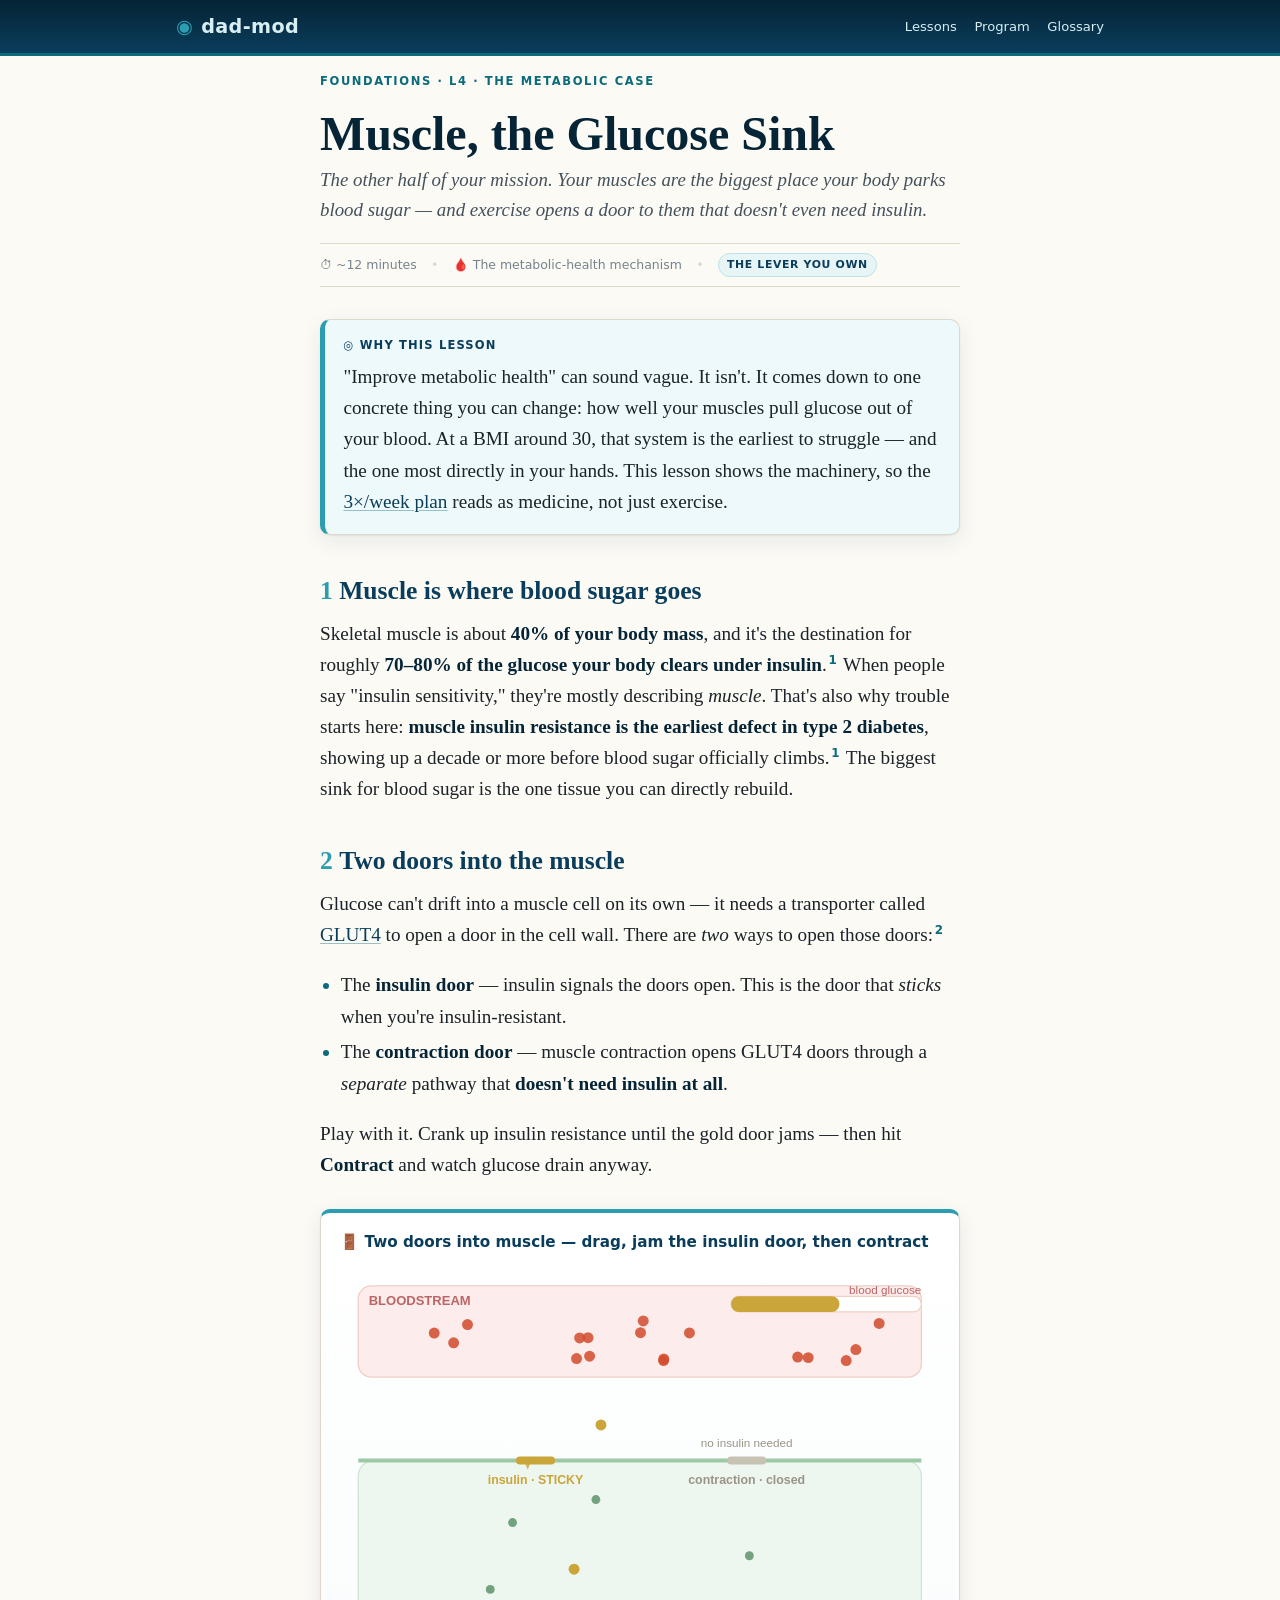
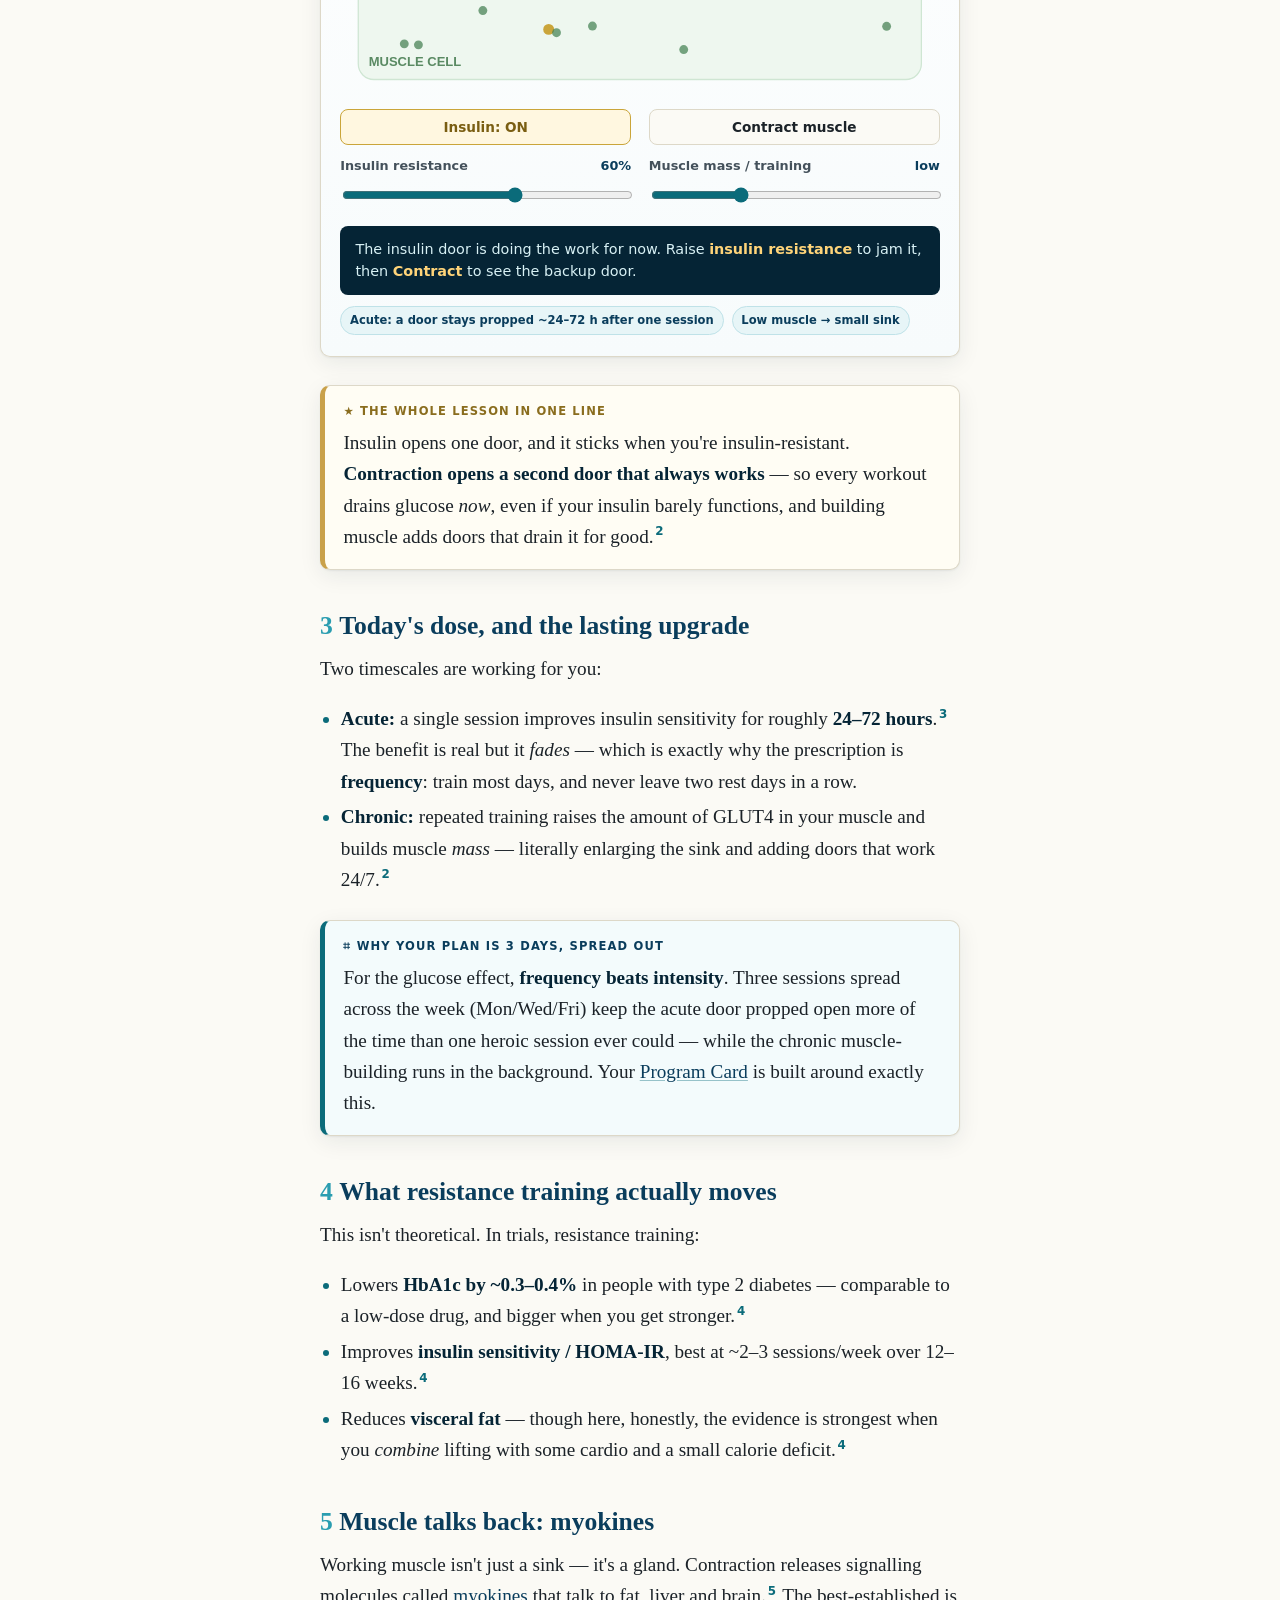
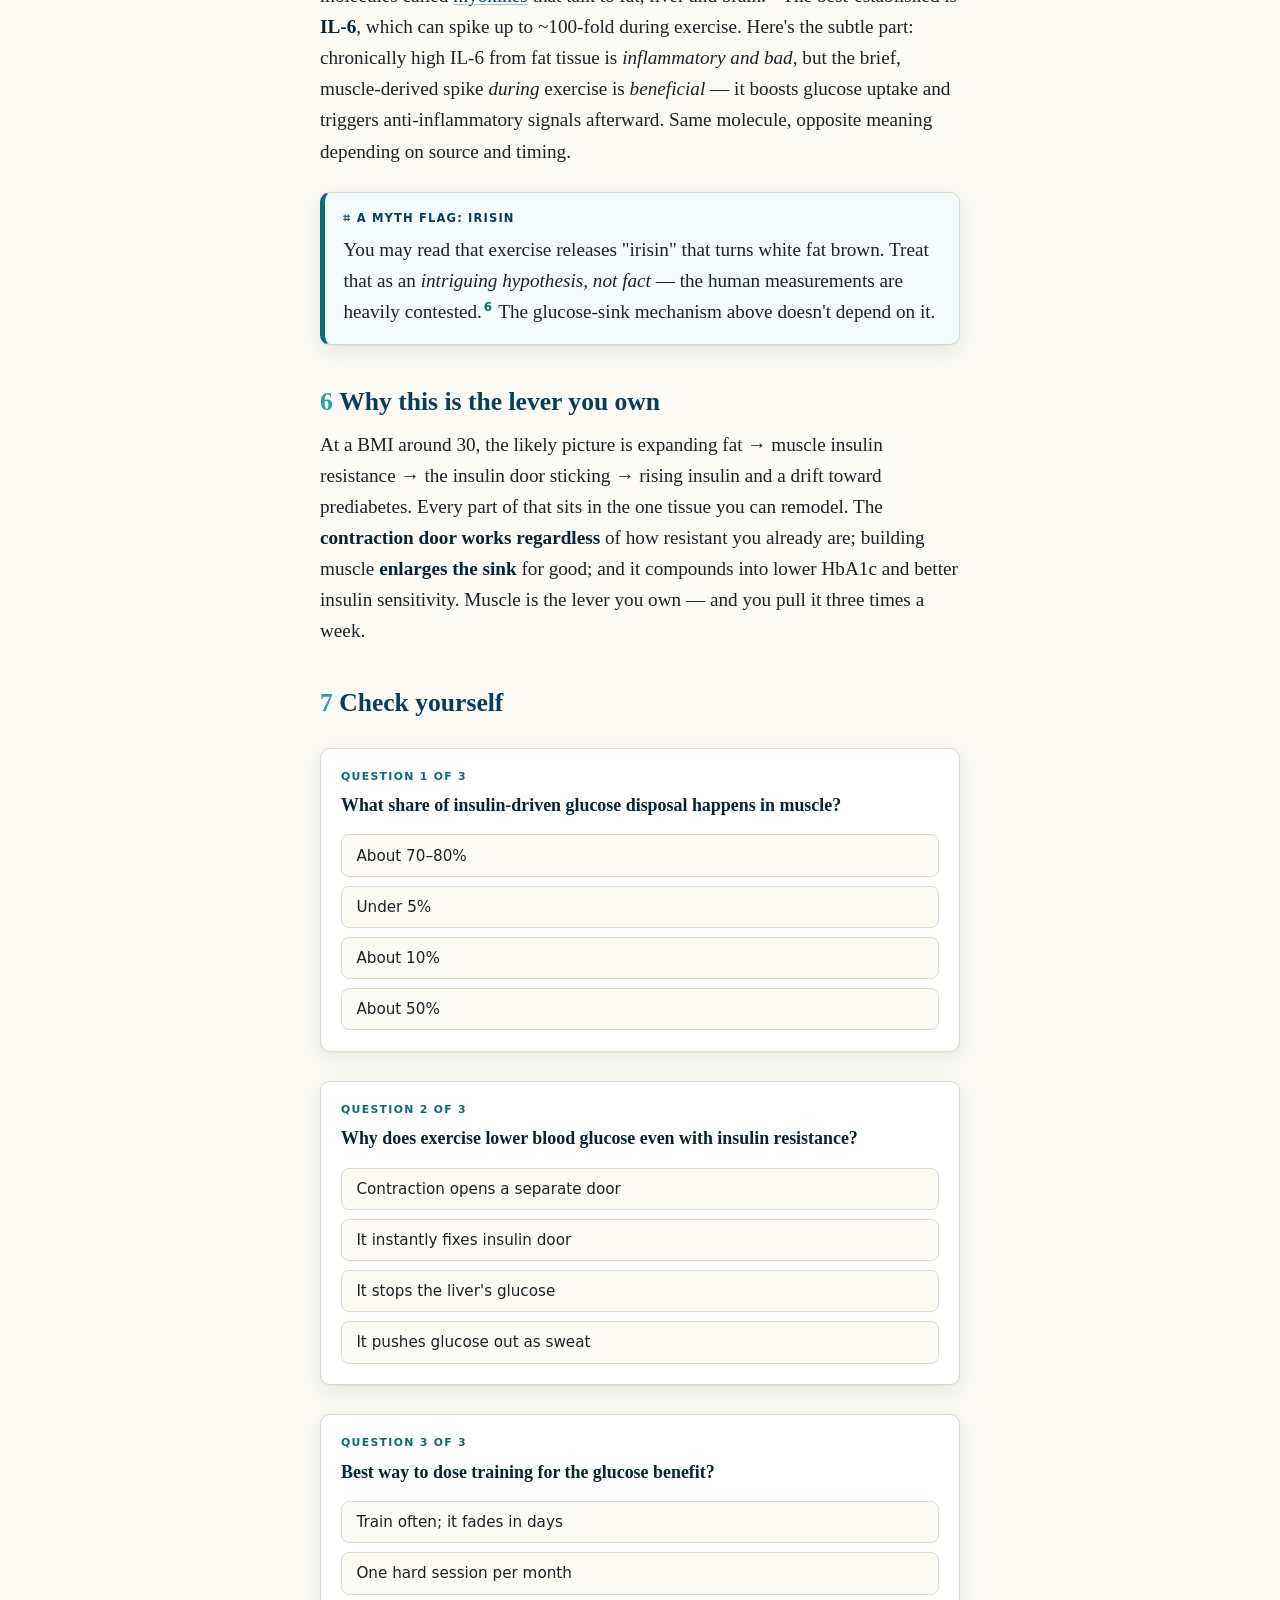
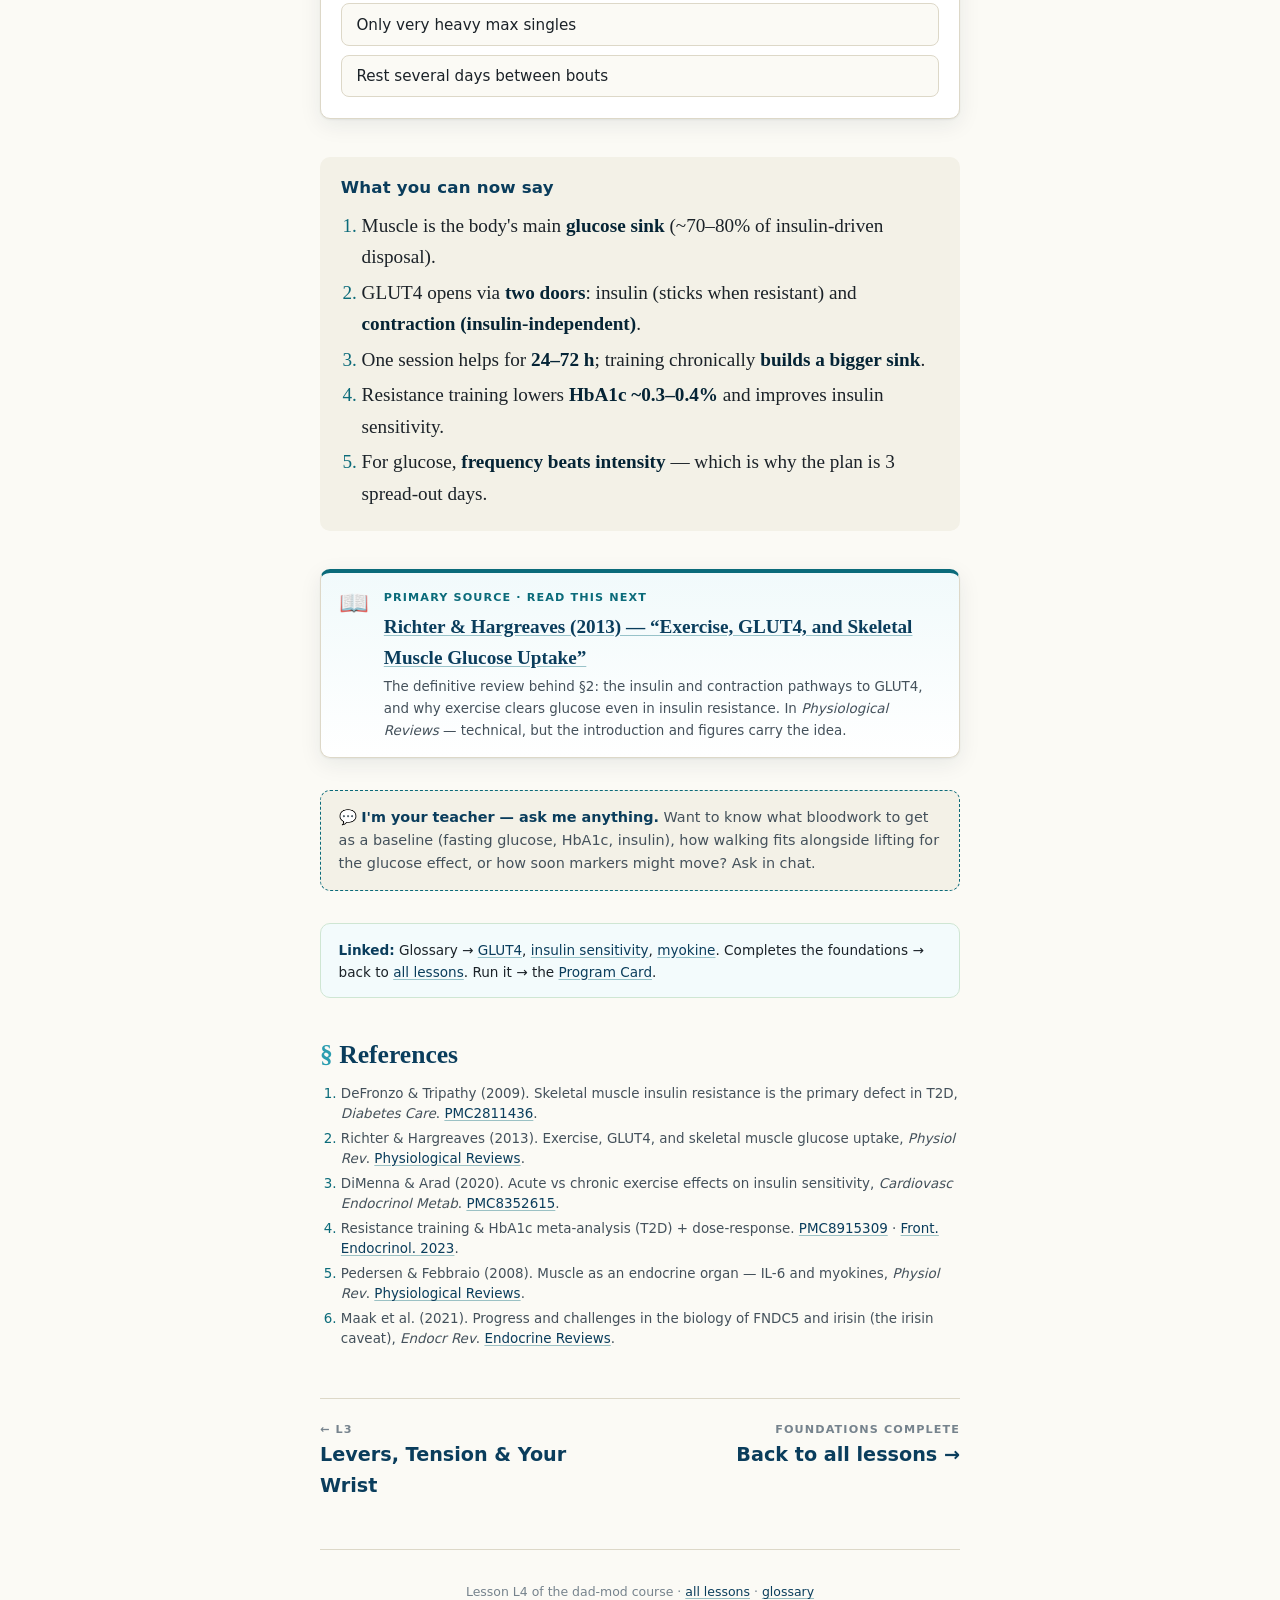
<file: lessons/0004-muscle-glucose-sink.html>
<!DOCTYPE html>
<html lang="en">
<head>
<meta charset="utf-8">
<meta name="viewport" content="width=device-width, initial-scale=1">
<title>L4 · Muscle, the Glucose Sink</title>
<link rel="stylesheet" href="../assets/styles.css">
<script defer src="../assets/widgets.js"></script>
<style>
  /* Lesson-4-specific: the "two doors" muscle-cell simulator */
  .sink { background:linear-gradient(180deg,#fff,#f7fbfc); border:1px solid var(--rule); border-top:4px solid var(--surface); border-radius:var(--radius); padding:1.1rem 1.2rem 1.3rem; margin:1.8rem 0; box-shadow:var(--shadow); }
  .sink .calc-title { font-family:var(--sans); font-weight:700; font-size:.95rem; color:var(--ocean-deep); margin-bottom:.6rem; }
  .sink svg { width:100%; height:auto; display:block; border-radius:8px; }
  .sink .controls { display:grid; grid-template-columns:1fr 1fr; gap:.7rem 1.1rem; margin-top:.9rem; font-family:var(--sans); }
  @media (max-width:40rem){ .sink .controls { grid-template-columns:1fr; } }
  .sink .control label { display:flex; justify-content:space-between; font-size:.8rem; font-weight:600; color:var(--ink-soft); margin-bottom:.25rem; }
  .sink .control output { color:var(--ocean-deep); font-weight:700; }
  .sink input[type=range]{ width:100%; accent-color:var(--ocean); }
  .sink .btn { font-family:var(--sans); font-weight:700; font-size:.85rem; cursor:pointer; padding:.55rem .7rem; border-radius:8px; border:1.5px solid var(--rule); background:var(--paper); color:var(--ink); width:100%; }
  .sink .btn.insulin.on { border-color:#caa53a; background:#fff7e0; color:#7a5e12; }
  .sink .btn.contract.on { border-color:var(--coral); background:#fdeee9; color:#8d2f1a; }
  .sink .read { margin-top:.9rem; padding:.8rem .95rem; background:var(--abyss); color:#d8f1f5; border-radius:8px; font-family:var(--sans); font-size:.9rem; line-height:1.5; min-height:2.6em; }
  .sink .read b { color:#ffd479; }
  .sink .badges { display:flex; flex-wrap:wrap; gap:.5rem; margin-top:.7rem; }
  .sink .badge { font-family:var(--sans); font-size:.72rem; font-weight:600; padding:.25rem .55rem; border-radius:999px; background:#e7f5f7; color:var(--ocean-deep); border:1px solid #bfe2e8; }
</style>
</head>
<body>

<header class="topbar">
  <div class="wrap-wide">
    <a class="brand" href="../index.html"><span class="dot">◉</span> dad-mod</a>
    <nav>
      <a href="../index.html">Lessons</a>
      <a href="../reference/program-card.html">Program</a>
      <a href="../reference/glossary.html">Glossary</a>
    </nav>
  </div>
</header>

<main class="wrap">
  <p class="kicker">Foundations · L4 · The metabolic case</p>
  <h1 class="lesson-title">Muscle, the Glucose Sink</h1>
  <p class="lesson-sub">The other half of your mission. Your muscles are the biggest place your body parks blood
  sugar — and exercise opens a door to them that doesn't even need insulin.</p>
  <div class="lesson-meta">
    <span>⏱ ~12 minutes</span><span class="sep">•</span>
    <span>🩸 The metabolic-health mechanism</span><span class="sep">•</span>
    <span class="tag ocean">The lever you own</span>
  </div>

  <div class="callout mission">
    <div class="callout-label">◎ Why this lesson</div>
    <p>"Improve metabolic health" can sound vague. It isn't. It comes down to one concrete thing you can change:
    how well your muscles pull glucose out of your blood. At a BMI around 30, that system is the earliest to
    struggle — and the one most directly in your hands. This lesson shows the machinery, so the
    <a href="../reference/program-card.html">3×/week plan</a> reads as medicine, not just exercise.</p>
  </div>

  <!-- ===== 1. THE SINK ===== -->
  <h2><span class="num">1</span>Muscle is where blood sugar goes</h2>
  <p>Skeletal muscle is about <strong>40% of your body mass</strong>, and it's the destination for roughly
  <strong>70–80% of the glucose your body clears under insulin</strong>.<span class="cite"><a href="#r1">1</a></span>
  When people say "insulin sensitivity," they're mostly describing <em>muscle</em>. That's also why trouble starts
  here: <strong>muscle insulin resistance is the earliest defect in type 2 diabetes</strong>, showing up a decade or
  more before blood sugar officially climbs.<span class="cite"><a href="#r1">1</a></span> The biggest sink for blood
  sugar is the one tissue you can directly rebuild.</p>

  <!-- ===== 2. TWO DOORS ===== -->
  <h2><span class="num">2</span>Two doors into the muscle</h2>
  <p>Glucose can't drift into a muscle cell on its own — it needs a transporter called
  <a href="../reference/glossary.html#glut4">GLUT4</a> to open a door in the cell wall. There are <em>two</em> ways
  to open those doors:<span class="cite"><a href="#r2">2</a></span></p>
  <ul>
    <li>The <strong>insulin door</strong> — insulin signals the doors open. This is the door that <em>sticks</em> when you're insulin-resistant.</li>
    <li>The <strong>contraction door</strong> — muscle contraction opens GLUT4 doors through a <em>separate</em> pathway that <strong>doesn't need insulin at all</strong>.</li>
  </ul>
  <p>Play with it. Crank up insulin resistance until the gold door jams — then hit <strong>Contract</strong> and
  watch glucose drain anyway.</p>

  <div class="sink">
    <div class="calc-title">🚪 Two doors into muscle — drag, jam the insulin door, then contract</div>
    <svg id="sinkSvg" viewBox="0 0 460 330" role="img" aria-label="Animated muscle cell with a bloodstream above it, showing glucose entering through an insulin door and a contraction door."></svg>
    <div class="controls">
      <div><button id="btnInsulin" class="btn insulin on">Insulin: ON</button></div>
      <div><button id="btnContract" class="btn contract">Contract muscle</button></div>
      <div class="control">
        <label for="resist">Insulin resistance <output id="resistOut">60%</output></label>
        <input type="range" id="resist" min="0" max="100" step="5" value="60">
      </div>
      <div class="control">
        <label for="mass">Muscle mass / training <output id="massOut">low</output></label>
        <input type="range" id="mass" min="0" max="100" step="5" value="30">
      </div>
    </div>
    <div class="read" id="sinkRead">—</div>
    <div class="badges">
      <span class="badge">Acute: a door stays propped ~24–72 h after one session</span>
      <span class="badge" id="chronicBadge">More muscle &amp; GLUT4 → bigger sink</span>
    </div>
  </div>

  <div class="callout key">
    <div class="callout-label">★ The whole lesson in one line</div>
    <p>Insulin opens one door, and it sticks when you're insulin-resistant. <strong>Contraction opens a second door
    that always works</strong> — so every workout drains glucose <em>now</em>, even if your insulin barely
    functions, and building muscle adds doors that drain it for good.<span class="cite"><a href="#r2">2</a></span></p>
  </div>

  <!-- ===== 3. ACUTE VS CHRONIC ===== -->
  <h2><span class="num">3</span>Today's dose, and the lasting upgrade</h2>
  <p>Two timescales are working for you:</p>
  <ul>
    <li><strong>Acute:</strong> a single session improves insulin sensitivity for roughly <strong>24–72
    hours</strong>.<span class="cite"><a href="#r3">3</a></span> The benefit is real but it <em>fades</em> — which is
    exactly why the prescription is <strong>frequency</strong>: train most days, and never leave two rest days in a
    row.</li>
    <li><strong>Chronic:</strong> repeated training raises the amount of GLUT4 in your muscle and builds muscle
    <em>mass</em> — literally enlarging the sink and adding doors that work 24/7.<span class="cite"><a href="#r2">2</a></span></li>
  </ul>
  <div class="callout note">
    <div class="callout-label">⌗ Why your plan is 3 days, spread out</div>
    <p>For the glucose effect, <strong>frequency beats intensity</strong>. Three sessions spread across the week
    (Mon/Wed/Fri) keep the acute door propped open more of the time than one heroic session ever could — while the
    chronic muscle-building runs in the background. Your <a href="../reference/program-card.html">Program Card</a> is
    built around exactly this.</p>
  </div>

  <!-- ===== 4. OUTCOMES ===== -->
  <h2><span class="num">4</span>What resistance training actually moves</h2>
  <p>This isn't theoretical. In trials, resistance training:</p>
  <ul>
    <li>Lowers <strong>HbA1c by ~0.3–0.4%</strong> in people with type 2 diabetes — comparable to a low-dose drug, and bigger when you get stronger.<span class="cite"><a href="#r4">4</a></span></li>
    <li>Improves <strong>insulin sensitivity / HOMA-IR</strong>, best at ~2–3 sessions/week over 12–16 weeks.<span class="cite"><a href="#r4">4</a></span></li>
    <li>Reduces <strong>visceral fat</strong> — though here, honestly, the evidence is strongest when you <em>combine</em> lifting with some cardio and a small calorie deficit.<span class="cite"><a href="#r4">4</a></span></li>
  </ul>

  <!-- ===== 5. MYOKINES ===== -->
  <h2><span class="num">5</span>Muscle talks back: myokines</h2>
  <p>Working muscle isn't just a sink — it's a gland. Contraction releases signalling molecules called
  <a href="../reference/glossary.html#myokine">myokines</a> that talk to fat, liver and brain.<span class="cite"><a href="#r5">5</a></span>
  The best-established is <strong>IL-6</strong>, which can spike up to ~100-fold during exercise. Here's the subtle
  part: chronically high IL-6 from fat tissue is <em>inflammatory and bad</em>, but the brief, muscle-derived spike
  <em>during</em> exercise is <em>beneficial</em> — it boosts glucose uptake and triggers anti-inflammatory signals
  afterward. Same molecule, opposite meaning depending on source and timing.</p>
  <div class="callout note">
    <div class="callout-label">⌗ A myth flag: irisin</div>
    <p>You may read that exercise releases "irisin" that turns white fat brown. Treat that as an <em>intriguing
    hypothesis, not fact</em> — the human measurements are heavily contested.<span class="cite"><a href="#r6">6</a></span>
    The glucose-sink mechanism above doesn't depend on it.</p>
  </div>

  <!-- ===== 6. FOR YOU ===== -->
  <h2><span class="num">6</span>Why this is the lever you own</h2>
  <p>At a BMI around 30, the likely picture is expanding fat → muscle insulin resistance → the insulin door
  sticking → rising insulin and a drift toward prediabetes. Every part of that sits in the one tissue you can
  remodel. The <strong>contraction door works regardless</strong> of how resistant you already are; building muscle
  <strong>enlarges the sink</strong> for good; and it compounds into lower HbA1c and better insulin sensitivity.
  Muscle is the lever you own — and you pull it three times a week.</p>

  <!-- ===== QUIZ ===== -->
  <h2><span class="num">7</span>Check yourself</h2>

  <div class="quiz" data-explain-right="Muscle is the main sink." data-explain-wrong="See §1.">
    <div class="q-kicker">Question 1 of 3</div>
    <div class="q-text">What share of insulin-driven glucose disposal happens in muscle?</div>
    <div class="q-options">
      <button class="opt" data-correct data-feedback="Right — roughly 70–80%. Muscle is the body's main glucose sink, which is why its size and sensitivity dominate metabolic health.">About 70–80%</button>
      <button class="opt" data-feedback="Far too low — muscle handles most insulin-driven glucose disposal, around 70–80%.">Under 5%</button>
      <button class="opt" data-feedback="Too low — the figure is around 70–80%, not a tenth.">About 10%</button>
      <button class="opt" data-feedback="More than that — muscle takes the large majority, roughly 70–80%.">About 50%</button>
    </div>
    <div class="q-feedback"></div>
  </div>

  <div class="quiz" data-explain-right="The contraction door." data-explain-wrong="See the simulator in §2.">
    <div class="q-kicker">Question 2 of 3</div>
    <div class="q-text">Why does exercise lower blood glucose even with insulin resistance?</div>
    <div class="q-options">
      <button class="opt" data-correct data-feedback="Yes — contraction opens GLUT4 doors through an insulin-independent pathway, so glucose enters even when the insulin door is stuck.">Contraction opens a separate door</button>
      <button class="opt" data-feedback="Exercise doesn't instantly repair insulin signalling; it uses a different, insulin-free pathway.">It instantly fixes insulin door</button>
      <button class="opt" data-feedback="The main effect is muscle uptake via the contraction door, not changing the liver.">It stops the liver's glucose</button>
      <button class="opt" data-feedback="You don't lose meaningful glucose in sweat; muscle takes it up through the contraction door.">It pushes glucose out as sweat</button>
    </div>
    <div class="q-feedback"></div>
  </div>

  <div class="quiz" data-explain-right="Frequency — it fades." data-explain-wrong="See §3.">
    <div class="q-kicker">Question 3 of 3</div>
    <div class="q-text">Best way to dose training for the glucose benefit?</div>
    <div class="q-options">
      <button class="opt" data-correct data-feedback="Correct — the acute benefit fades in 1–2 days, so frequent, spread-out sessions keep the door propped open.">Train often; it fades in days</button>
      <button class="opt" data-feedback="One session a month leaves the door shut almost all the time — far too infrequent.">One hard session per month</button>
      <button class="opt" data-feedback="It's not about maximal load; frequent moderate sessions drive the glucose effect.">Only very heavy max singles</button>
      <button class="opt" data-feedback="Long gaps let the acute benefit fade. Don't leave two rest days in a row.">Rest several days between bouts</button>
    </div>
    <div class="q-feedback"></div>
  </div>

  <div class="recap">
    <h3>What you can now say</h3>
    <ol>
      <li>Muscle is the body's main <strong>glucose sink</strong> (~70–80% of insulin-driven disposal).</li>
      <li>GLUT4 opens via <strong>two doors</strong>: insulin (sticks when resistant) and <strong>contraction (insulin-independent)</strong>.</li>
      <li>One session helps for <strong>24–72 h</strong>; training chronically <strong>builds a bigger sink</strong>.</li>
      <li>Resistance training lowers <strong>HbA1c ~0.3–0.4%</strong> and improves insulin sensitivity.</li>
      <li>For glucose, <strong>frequency beats intensity</strong> — which is why the plan is 3 spread-out days.</li>
    </ol>
  </div>

  <div class="sourcebox">
    <div class="icon">📖</div>
    <div>
      <div class="label">Primary source · read this next</div>
      <div class="title"><a href="https://journals.physiology.org/doi/full/10.1152/physrev.00038.2012" target="_blank" rel="noopener">Richter &amp; Hargreaves (2013) — “Exercise, GLUT4, and Skeletal Muscle Glucose Uptake”</a></div>
      <div class="desc">The definitive review behind §2: the insulin and contraction pathways to GLUT4, and why exercise clears glucose even in insulin resistance. In <i>Physiological Reviews</i> — technical, but the introduction and figures carry the idea.</div>
    </div>
  </div>

  <div class="ask-teacher">
    💬 <b>I'm your teacher — ask me anything.</b> Want to know what bloodwork to get as a baseline (fasting glucose,
    HbA1c, insulin), how walking fits alongside lifting for the glucose effect, or how soon markers might move? Ask
    in chat.</div>

  <div class="crosslinks">
    <b>Linked:</b> Glossary →
    <a href="../reference/glossary.html#glut4">GLUT4</a>,
    <a href="../reference/glossary.html#insulin-sensitivity">insulin sensitivity</a>,
    <a href="../reference/glossary.html#myokine">myokine</a>.
    Completes the foundations → back to <a href="../index.html">all lessons</a>. Run it → the <a href="../reference/program-card.html">Program Card</a>.
  </div>

  <h2 id="refs"><span class="num">§</span>References</h2>
  <ol style="font-family:var(--sans);font-size:.84rem;color:var(--ink-soft);line-height:1.5">
    <li id="r1">DeFronzo &amp; Tripathy (2009). Skeletal muscle insulin resistance is the primary defect in T2D, <i>Diabetes Care</i>. <a href="https://pmc.ncbi.nlm.nih.gov/articles/PMC2811436/" target="_blank" rel="noopener">PMC2811436</a>.</li>
    <li id="r2">Richter &amp; Hargreaves (2013). Exercise, GLUT4, and skeletal muscle glucose uptake, <i>Physiol Rev</i>. <a href="https://journals.physiology.org/doi/full/10.1152/physrev.00038.2012" target="_blank" rel="noopener">Physiological Reviews</a>.</li>
    <li id="r3">DiMenna &amp; Arad (2020). Acute vs chronic exercise effects on insulin sensitivity, <i>Cardiovasc Endocrinol Metab</i>. <a href="https://pmc.ncbi.nlm.nih.gov/articles/PMC8352615/" target="_blank" rel="noopener">PMC8352615</a>.</li>
    <li id="r4">Resistance training &amp; HbA1c meta-analysis (T2D) + dose-response. <a href="https://pmc.ncbi.nlm.nih.gov/articles/PMC8915309/" target="_blank" rel="noopener">PMC8915309</a> · <a href="https://www.frontiersin.org/journals/endocrinology/articles/10.3389/fendo.2023.1224161/full" target="_blank" rel="noopener">Front. Endocrinol. 2023</a>.</li>
    <li id="r5">Pedersen &amp; Febbraio (2008). Muscle as an endocrine organ — IL-6 and myokines, <i>Physiol Rev</i>. <a href="https://journals.physiology.org/doi/full/10.1152/physrev.90100.2007" target="_blank" rel="noopener">Physiological Reviews</a>.</li>
    <li id="r6">Maak et al. (2021). Progress and challenges in the biology of FNDC5 and irisin (the irisin caveat), <i>Endocr Rev</i>. <a href="https://academic.oup.com/edrv/article/42/4/436/6119545" target="_blank" rel="noopener">Endocrine Reviews</a>.</li>
  </ol>

  <nav class="lesson-nav">
    <a href="0003-levers-tension-wrist.html">
      <div class="dir">← L3</div>
      <div class="ttl">Levers, Tension &amp; Your Wrist</div>
    </a>
    <a class="next" href="../index.html">
      <div class="dir">Foundations complete</div>
      <div class="ttl">Back to all lessons →</div>
    </a>
  </nav>

  <p class="pagefoot">Lesson L4 of the dad-mod course ·
  <a href="../index.html">all lessons</a> ·
  <a href="../reference/glossary.html">glossary</a></p>
</main>

<script>
/* ===== "Two doors into muscle" simulator ===== */
(function(){
  var svg=document.getElementById('sinkSvg');
  if(!svg) return;
  var NS='http://www.w3.org/2000/svg';
  function el(tag,a,txt){ var e=document.createElementNS(NS,tag); for(var k in a) e.setAttribute(k,a[k]); if(txt!=null) e.textContent=txt; return e; }

  // ---- static scene ----
  var VESSEL={x:14,y:16,w:432,h:70};            // bloodstream band
  var MEM=150;                                  // membrane y
  var CELL={x:14,y:MEM,w:432,h:330-MEM-12};
  var INS={x:150}, CON={x:312};                 // door centre x's

  svg.appendChild(el('rect',{x:VESSEL.x,y:VESSEL.y,width:VESSEL.w,height:VESSEL.h,rx:10,fill:'#fdecec',stroke:'#f0cfc4'}));
  svg.appendChild(el('text',{x:22,y:VESSEL.y+15,'font-family':'sans-serif','font-size':10,'font-weight':700,fill:'#b66',}, 'BLOODSTREAM'));
  svg.appendChild(el('rect',{x:CELL.x,y:CELL.y,width:CELL.w,height:CELL.h,rx:12,fill:'#eef7ef',stroke:'#cfe6d3'}));
  svg.appendChild(el('text',{x:22,y:CELL.y+CELL.h-10,'font-family':'sans-serif','font-size':10,'font-weight':700,fill:'#5a8a63'}, 'MUSCLE CELL'));
  // membrane
  svg.appendChild(el('line',{x1:CELL.x,y1:MEM,x2:CELL.x+CELL.w,y2:MEM,stroke:'#9ec9a6','stroke-width':3}));

  var dyn=el('g',{}); svg.appendChild(dyn);

  // fixed vessel-dot slots (stable positions so density doesn't flicker)
  var slots=[];
  for(var i=0;i<28;i++) slots.push({ x:VESSEL.x+18+Math.random()*(VESSEL.w-36), y:VESSEL.y+22+Math.random()*(VESSEL.h-30) });
  // stored-glucose slots inside the cell
  var store=[];
  for(var j=0;j<40;j++) store.push({ x:CELL.x+24+Math.random()*(CELL.w-48), y:MEM+28+Math.random()*(CELL.h-40) });

  // ---- state ----
  var insulinOn=true, contractOn=false, resistance=60, mass=30, bg=72, stored=6;
  var particles=[], spawnAcc=0, last=0;

  var bIns=document.getElementById('btnInsulin'), bCon=document.getElementById('btnContract');
  var resist=document.getElementById('resist'), massEl=document.getElementById('mass');
  var resistOut=document.getElementById('resistOut'), massOut=document.getElementById('massOut');
  var read=document.getElementById('sinkRead'), chronic=document.getElementById('chronicBadge');

  bIns.addEventListener('click',function(){ insulinOn=!insulinOn; bIns.classList.toggle('on',insulinOn); bIns.textContent='Insulin: '+(insulinOn?'ON':'OFF'); });
  bCon.addEventListener('click',function(){ contractOn=!contractOn; bCon.classList.toggle('on',contractOn); bCon.textContent=contractOn?'Contracting ✊':'Contract muscle'; });
  resist.addEventListener('input',function(){ resistance=+resist.value; resistOut.textContent=resistance+'%'; });
  massEl.addEventListener('input',function(){ mass=+massEl.value; massOut.textContent= mass<34?'low':mass<67?'building':'high'; });

  function insulinOpen(){ return insulinOn ? (1-resistance/100) : 0; }   // 0..1
  function gateMult(){ return 0.6 + (mass/100)*0.9; }                    // 0.6..1.5

  function door(cx, open, kind){
    // frame
    var col = kind==='ins' ? '#caa53a' : '#c1492b';
    var w = 30;
    dyn.appendChild(el('rect',{x:cx-w/2,y:MEM-3,width:w,height:6,rx:3, fill: open>0.05? col : '#c7c2b2'}));
    // label
    var lbl = kind==='ins'
      ? (insulinOn ? (resistance>55?'insulin · STICKY':'insulin · open') : 'insulin · OFF')
      : (contractOn?'contraction · OPEN':'contraction · closed');
    dyn.appendChild(el('text',{x:cx,y:MEM+18,'font-family':'sans-serif','font-size':9.5,'font-weight':700,'text-anchor':'middle', fill: open>0.05?col:'#9a9486'}, lbl));
    if(kind==='con' && !contractOn)
      dyn.appendChild(el('text',{x:cx,y:MEM-10,'font-family':'sans-serif','font-size':9,'text-anchor':'middle',fill:'#9a9486'},'no insulin needed'));
    // little open-gap arrows
    if(open>0.05){
      var n=Math.max(1,Math.round(open*3));
      for(var k=0;k<n;k++){
        var ax=cx-8+k*8;
        dyn.appendChild(el('path',{d:'M'+ax+' '+(MEM+2)+' l4 0 l-2 5 z', fill:col, 'fill-opacity':.8}));
      }
    }
  }

  function render(){
    while(dyn.firstChild) dyn.removeChild(dyn.firstChild);
    var io=insulinOpen(), co=contractOn?1:0;

    // vessel glucose density ~ bg
    var nShow=Math.round(bg/120*slots.length);
    for(var i=0;i<nShow;i++) dyn.appendChild(el('circle',{cx:slots[i].x,cy:slots[i].y,r:4.2,fill:'#d24b2b','fill-opacity':.85}));

    // doors
    door(INS.x, io, 'ins');
    door(CON.x, co, 'con');

    // moving uptake particles
    particles.forEach(function(p){
      var t=p.t, x=p.x0+(p.x1-p.x0)*t, y=p.y0+(p.y1-p.y0)*t;
      dyn.appendChild(el('circle',{cx:x,cy:y,r:4.2,fill:p.kind==='ins'?'#caa53a':'#c1492b'}));
    });

    // stored glucose inside cell (glycogen) ~ stored
    var ns=Math.min(store.length, Math.round(stored));
    for(var s=0;s<ns;s++) dyn.appendChild(el('circle',{cx:store[s].x,cy:store[s].y,r:3.4,fill:'#3f7d4e','fill-opacity':.7}));

    // blood-glucose bar
    var bx=300, bw=146;
    dyn.appendChild(el('rect',{x:bx,y:VESSEL.y+8,width:bw,height:12,rx:6,fill:'#fff',stroke:'#f0cfc4'}));
    var frac=Math.max(0,Math.min(1,(bg-15)/(120-15)));
    var bc = bg>92?'#c1492b':bg>62?'#caa53a':'#3f7d4e';
    dyn.appendChild(el('rect',{x:bx,y:VESSEL.y+8,width:(bw*frac).toFixed(1),height:12,rx:6,fill:bc}));
    dyn.appendChild(el('text',{x:bx+bw,y:VESSEL.y+6,'font-family':'sans-serif','font-size':9,'text-anchor':'end',fill:'#b66'},'blood glucose'));
  }

  function step(dt){
    var io=insulinOpen(), co=contractOn?1:0;
    var clearCap=(io*0.6 + co*1.0)*gateMult();      // ~0..2.4
    // blood glucose dynamics (illustrative units)
    bg += (16 - clearCap*70)*dt;
    if(bg>120) bg=120; if(bg<15) bg=15;
    // chronic: training slowly grows the stored pool baseline
    stored += ((6 + mass/100*30) - stored)*0.4*dt;
    // spawn uptake particles through open doors
    spawnAcc += clearCap*16*dt;
    while(spawnAcc>=1){
      spawnAcc-=1;
      var useIns = (io>0 && (co===0 || Math.random()<io/(io+co)));
      var src=slots[Math.floor(Math.random()*Math.max(1,Math.round(bg/120*slots.length)))]||slots[0];
      var tgt=store[Math.floor(Math.random()*store.length)];
      particles.push({ x0:src.x, y0:src.y, x1: useIns?INS.x:CON.x, y1:tgt.y, kind:useIns?'ins':'con', t:0, sp:1.1+Math.random()*0.5 });
    }
    particles.forEach(function(p){ p.t+=p.sp*dt; });
    particles=particles.filter(function(p){ return p.t<1; });

    // readout
    var msg;
    if(co){
      msg='✊ <b>Contracting:</b> the contraction door is open and glucose is draining — <b>even with insulin resistance at '+resistance+'%</b>. This is the door insulin can’t jam.';
    } else if(io<0.25){
      msg='🚪 The insulin door is '+(insulinOn?'<b>stuck</b> (resistance '+resistance+'%)':'<b>off</b>')+', so glucose is piling up in the blood. Hit <b>Contract</b> to open the other door.';
    } else {
      msg='The insulin door is doing the work for now. Raise <b>insulin resistance</b> to jam it, then <b>Contract</b> to see the backup door.';
    }
    read.innerHTML=msg;
    chronic.textContent = mass<34 ? 'Low muscle → small sink' : mass<67 ? 'Building muscle → bigger sink, more GLUT4' : 'High muscle → HbA1c ↓ ~0.3–0.4% over 12–16 wk';
  }

  function loop(ts){
    if(!last) last=ts;
    var dt=Math.min(0.05,(ts-last)/1000); last=ts;
    step(dt); render();
    requestAnimationFrame(loop);
  }
  render();
  requestAnimationFrame(loop);
})();
</script>
</body>
</html>
</file>
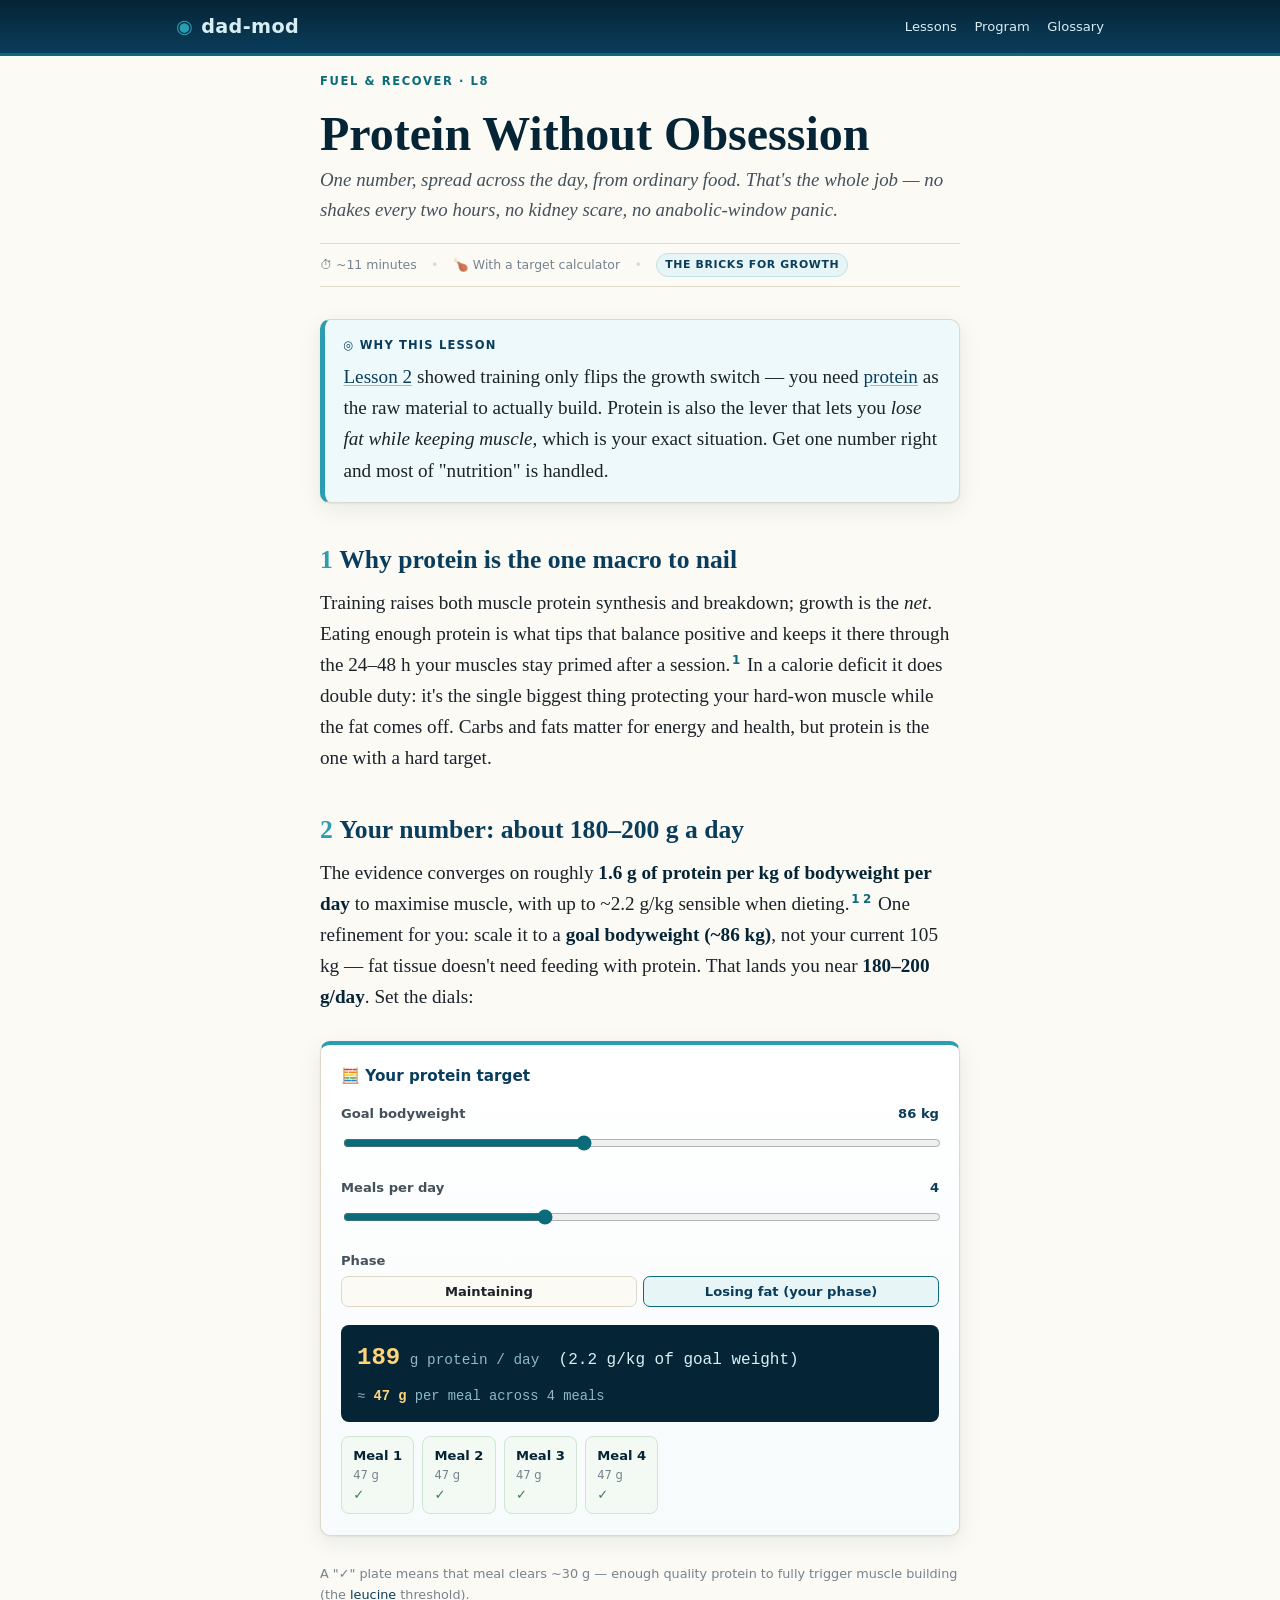
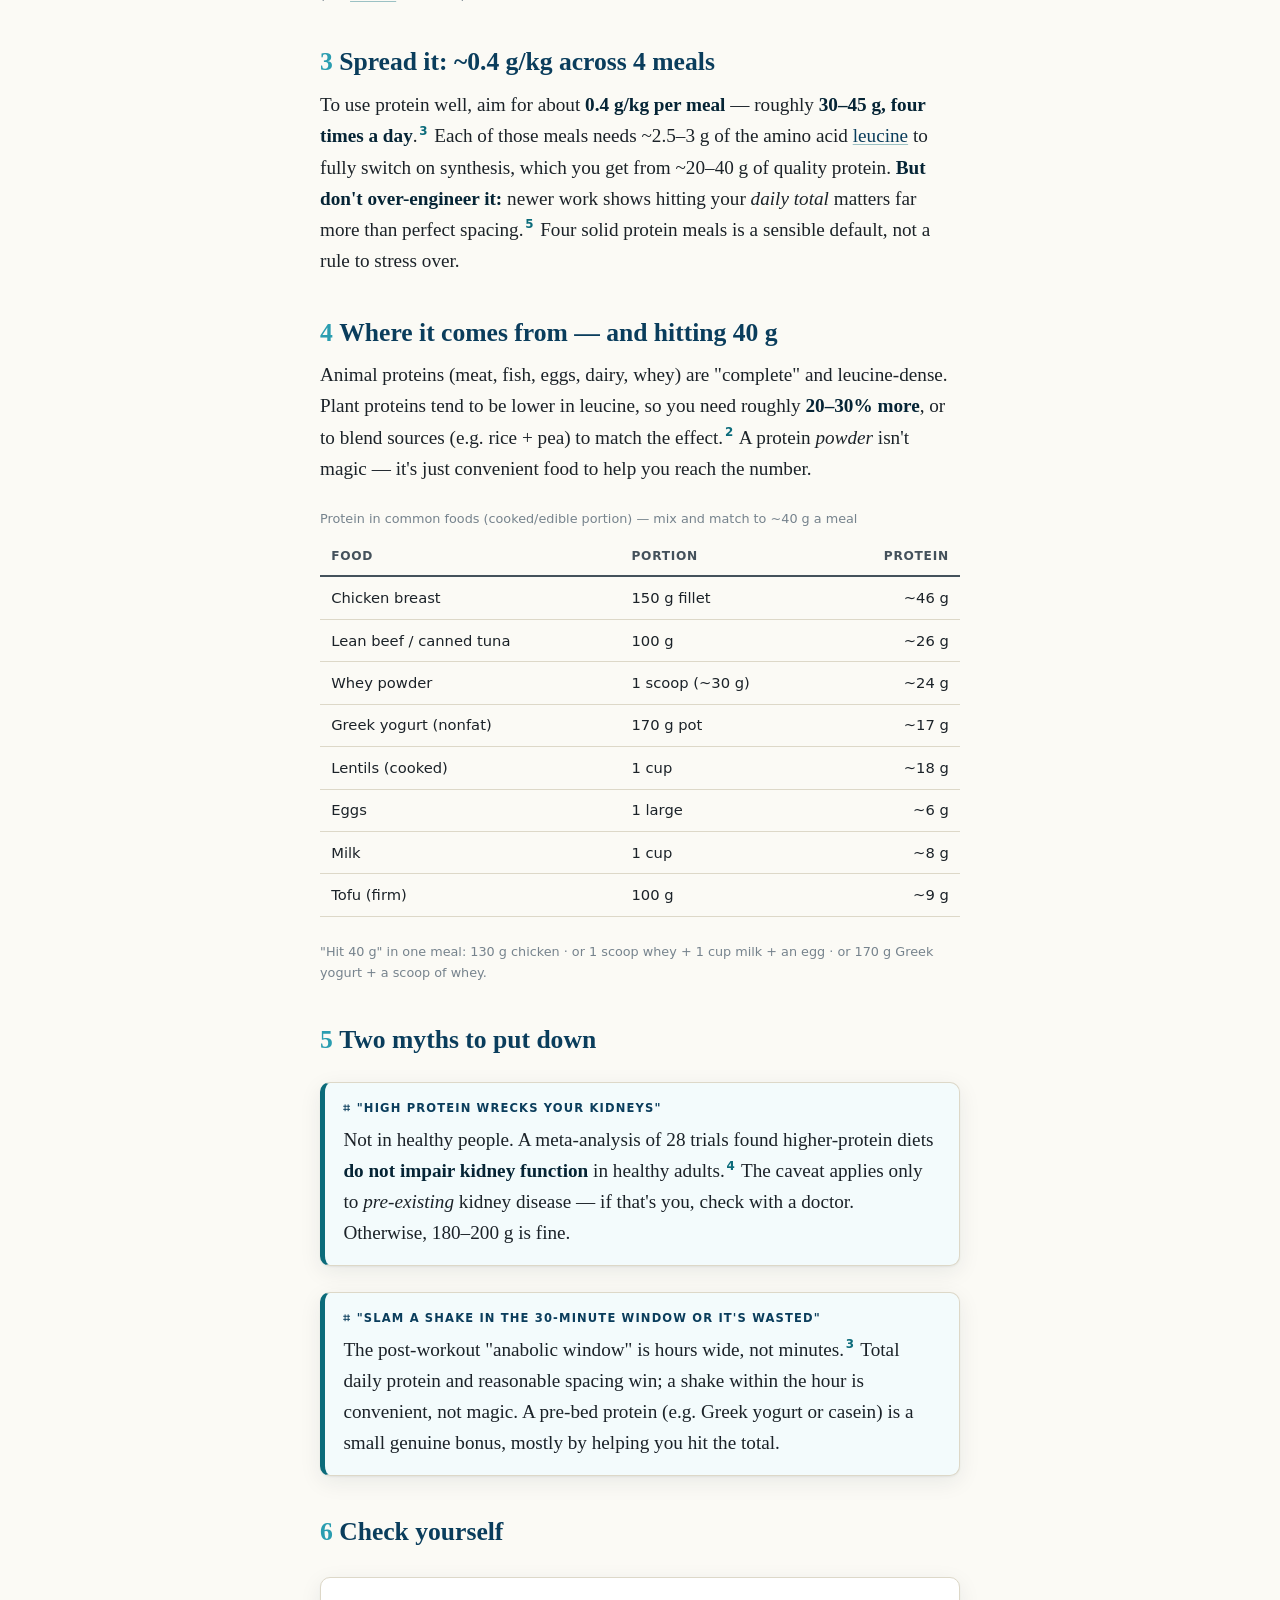
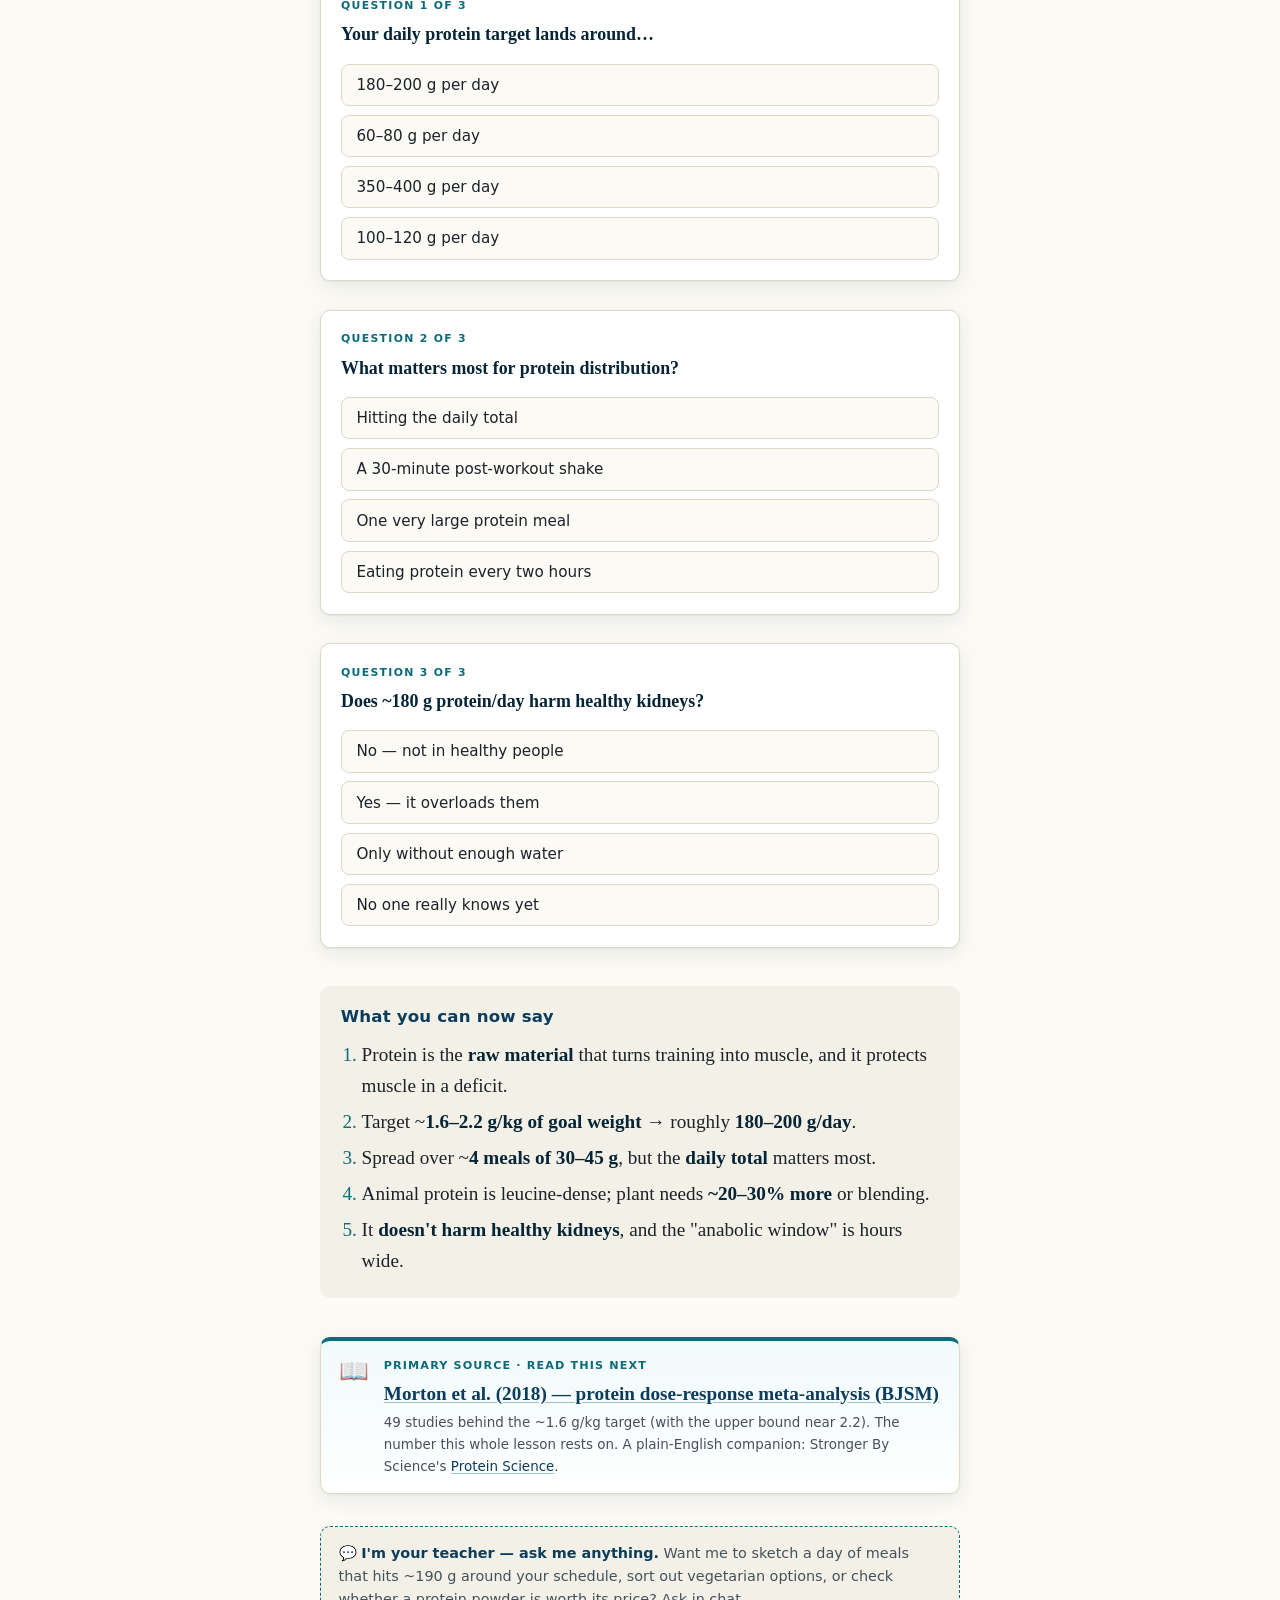
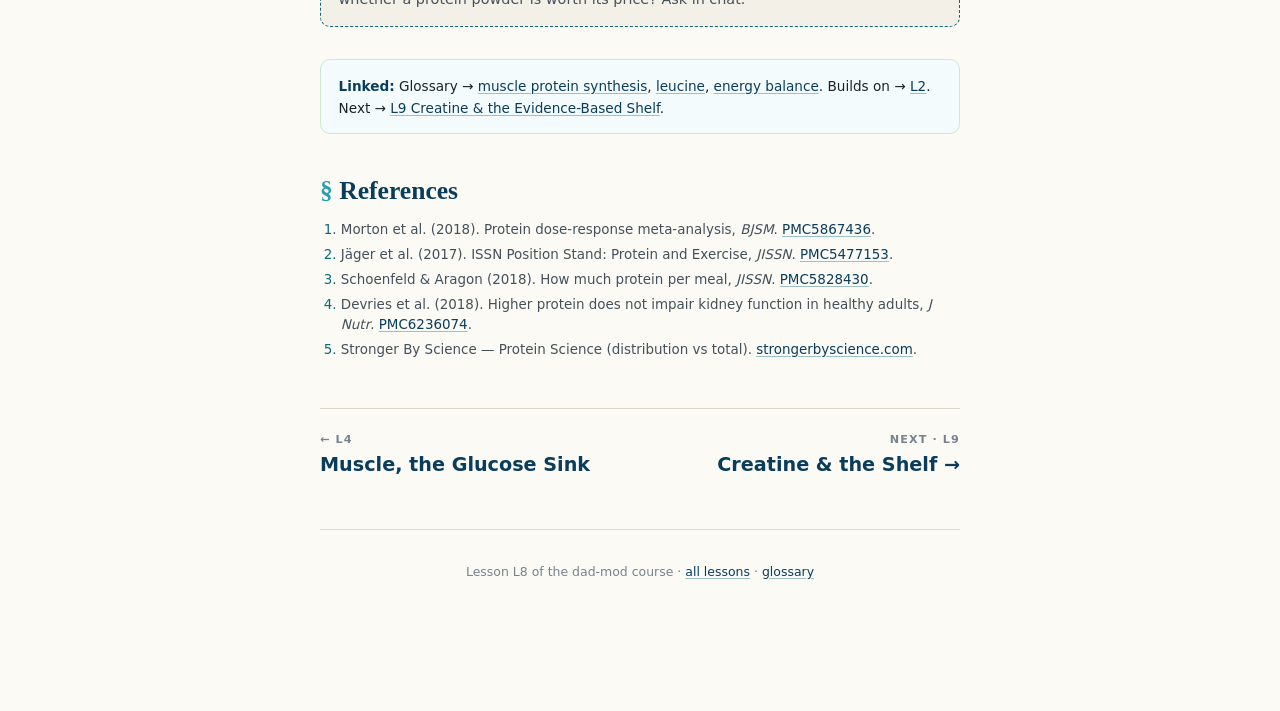
<file: lessons/0005-protein-without-obsession.html>
<!DOCTYPE html>
<html lang="en">
<head>
<meta charset="utf-8">
<meta name="viewport" content="width=device-width, initial-scale=1">
<title>L8 · Protein Without Obsession</title>
<link rel="stylesheet" href="../assets/styles.css">
<script defer src="../assets/widgets.js"></script>
<style>
  /* Lesson-8-specific: protein calculator + meal plates */
  .seg { display:flex; gap:.4rem; }
  .seg button { flex:1; cursor:pointer; font-family:var(--sans); font-weight:700; font-size:.82rem; padding:.45rem .5rem; border-radius:7px; border:1.5px solid var(--rule); background:var(--paper); color:var(--ink); }
  .seg button.active { border-color:var(--ocean); background:#e7f5f7; color:var(--ocean-deep); }
  .plates { display:flex; flex-wrap:wrap; gap:.5rem; margin-top:.9rem; }
  .plate { font-family:var(--sans); font-size:.82rem; font-weight:600; padding:.45rem .7rem; border-radius:8px; background:#fff; border:1px solid var(--rule); color:var(--abyss); }
  .plate.ok { border-color:#cfe6d3; background:#f2faf3; }
  .plate.ok::after { content:" ✓"; color:var(--kelp); }
  .plate small { display:block; font-weight:400; color:var(--ink-faint); font-size:.72rem; }
</style>
</head>
<body>

<header class="topbar">
  <div class="wrap-wide">
    <a class="brand" href="../index.html"><span class="dot">◉</span> dad-mod</a>
    <nav>
      <a href="../index.html">Lessons</a>
      <a href="../reference/program-card.html">Program</a>
      <a href="../reference/glossary.html">Glossary</a>
    </nav>
  </div>
</header>

<main class="wrap">
  <p class="kicker">Fuel &amp; Recover · L8</p>
  <h1 class="lesson-title">Protein Without Obsession</h1>
  <p class="lesson-sub">One number, spread across the day, from ordinary food. That's the whole job — no shakes
  every two hours, no kidney scare, no anabolic-window panic.</p>
  <div class="lesson-meta">
    <span>⏱ ~11 minutes</span><span class="sep">•</span>
    <span>🍗 With a target calculator</span><span class="sep">•</span>
    <span class="tag ocean">The bricks for growth</span>
  </div>

  <div class="callout mission">
    <div class="callout-label">◎ Why this lesson</div>
    <p><a href="0002-how-muscle-grows.html">Lesson 2</a> showed training only flips the growth switch — you need
    <a href="../reference/glossary.html#muscle-protein-synthesis">protein</a> as the raw material to actually build.
    Protein is also the lever that lets you <em>lose fat while keeping muscle</em>, which is your exact situation.
    Get one number right and most of "nutrition" is handled.</p>
  </div>

  <!-- ===== 1. WHY ===== -->
  <h2><span class="num">1</span>Why protein is the one macro to nail</h2>
  <p>Training raises both muscle protein synthesis and breakdown; growth is the <em>net</em>. Eating enough protein
  is what tips that balance positive and keeps it there through the 24–48 h your muscles stay primed after a
  session.<span class="cite"><a href="#r1">1</a></span> In a calorie deficit it does double duty: it's the single
  biggest thing protecting your hard-won muscle while the fat comes off. Carbs and fats matter for energy and
  health, but protein is the one with a hard target.</p>

  <!-- ===== 2. THE NUMBER + CALC ===== -->
  <h2><span class="num">2</span>Your number: about 180–200 g a day</h2>
  <p>The evidence converges on roughly <strong>1.6 g of protein per kg of bodyweight per day</strong> to maximise
  muscle, with up to ~2.2 g/kg sensible when dieting.<span class="cite"><a href="#r1">1</a><a href="#r2">2</a></span>
  One refinement for you: scale it to a <strong>goal bodyweight (~86 kg)</strong>, not your current 105 kg — fat
  tissue doesn't need feeding with protein. That lands you near <strong>180–200 g/day</strong>. Set the dials:</p>

  <div class="calc">
    <div class="calc-title">🧮 Your protein target</div>
    <div class="controls">
      <div class="control">
        <label for="gw">Goal bodyweight <output id="gwOut">86 kg</output></label>
        <input type="range" id="gw" min="70" max="110" step="1" value="86">
      </div>
      <div class="control">
        <label for="meals">Meals per day <output id="mealsOut">4</output></label>
        <input type="range" id="meals" min="3" max="6" step="1" value="4">
      </div>
      <div class="control" style="grid-column:1 / -1">
        <label>Phase</label>
        <div class="seg">
          <button id="phMaintain" type="button">Maintaining</button>
          <button id="phCut" type="button" class="active">Losing fat (your phase)</button>
        </div>
      </div>
    </div>
    <div class="readout">
      <div><span class="big" id="dailyG">—</span> <span class="unit">g protein / day</span>
        &nbsp;(<span id="factorTxt">2.2</span> g/kg of goal weight)</div>
      <div id="perMealLine" style="font-size:.86rem;color:#8fb9c6;margin-top:.5rem">—</div>
    </div>
    <div id="plates" class="plates"></div>
  </div>

  <p class="muted" style="font-family:var(--sans);font-size:.8rem">A "✓" plate means that meal clears ~30 g — enough
  quality protein to fully trigger muscle building (the <a href="../reference/glossary.html#leucine">leucine</a>
  threshold).</p>

  <!-- ===== 3. DISTRIBUTION ===== -->
  <h2><span class="num">3</span>Spread it: ~0.4 g/kg across 4 meals</h2>
  <p>To use protein well, aim for about <strong>0.4 g/kg per meal</strong> — roughly <strong>30–45 g, four times a
  day</strong>.<span class="cite"><a href="#r3">3</a></span> Each of those meals needs ~2.5–3 g of the amino acid
  <a href="../reference/glossary.html#leucine">leucine</a> to fully switch on synthesis, which you get from ~20–40 g
  of quality protein. <strong>But don't over-engineer it:</strong> newer work shows hitting your <em>daily total</em>
  matters far more than perfect spacing.<span class="cite"><a href="#r5">5</a></span> Four solid protein meals is a
  sensible default, not a rule to stress over.</p>

  <!-- ===== 4. SOURCES ===== -->
  <h2><span class="num">4</span>Where it comes from — and hitting 40 g</h2>
  <p>Animal proteins (meat, fish, eggs, dairy, whey) are "complete" and leucine-dense. Plant proteins tend to be
  lower in leucine, so you need roughly <strong>20–30% more</strong>, or to blend sources (e.g. rice + pea) to match
  the effect.<span class="cite"><a href="#r2">2</a></span> A protein <em>powder</em> isn't magic — it's just
  convenient food to help you reach the number.</p>

  <table>
    <caption>Protein in common foods (cooked/edible portion) — mix and match to ~40 g a meal</caption>
    <thead><tr><th>Food</th><th>Portion</th><th class="num">Protein</th></tr></thead>
    <tbody>
      <tr><td>Chicken breast</td><td>150 g fillet</td><td class="num">~46 g</td></tr>
      <tr><td>Lean beef / canned tuna</td><td>100 g</td><td class="num">~26 g</td></tr>
      <tr><td>Whey powder</td><td>1 scoop (~30 g)</td><td class="num">~24 g</td></tr>
      <tr><td>Greek yogurt (nonfat)</td><td>170 g pot</td><td class="num">~17 g</td></tr>
      <tr><td>Lentils (cooked)</td><td>1 cup</td><td class="num">~18 g</td></tr>
      <tr><td>Eggs</td><td>1 large</td><td class="num">~6 g</td></tr>
      <tr><td>Milk</td><td>1 cup</td><td class="num">~8 g</td></tr>
      <tr><td>Tofu (firm)</td><td>100 g</td><td class="num">~9 g</td></tr>
    </tbody>
  </table>
  <p class="muted" style="font-family:var(--sans);font-size:.8rem">"Hit 40 g" in one meal: 130 g chicken · or 1 scoop
  whey + 1 cup milk + an egg · or 170 g Greek yogurt + a scoop of whey.</p>

  <!-- ===== 5. MYTHS ===== -->
  <h2><span class="num">5</span>Two myths to put down</h2>
  <div class="callout note">
    <div class="callout-label">⌗ "High protein wrecks your kidneys"</div>
    <p>Not in healthy people. A meta-analysis of 28 trials found higher-protein diets <strong>do not impair kidney
    function</strong> in healthy adults.<span class="cite"><a href="#r4">4</a></span> The caveat applies only to
    <em>pre-existing</em> kidney disease — if that's you, check with a doctor. Otherwise, 180–200 g is fine.</p>
  </div>
  <div class="callout note">
    <div class="callout-label">⌗ "Slam a shake in the 30-minute window or it's wasted"</div>
    <p>The post-workout "anabolic window" is hours wide, not minutes.<span class="cite"><a href="#r3">3</a></span>
    Total daily protein and reasonable spacing win; a shake within the hour is convenient, not magic. A pre-bed
    protein (e.g. Greek yogurt or casein) is a small genuine bonus, mostly by helping you hit the total.</p>
  </div>

  <!-- ===== QUIZ ===== -->
  <h2><span class="num">6</span>Check yourself</h2>

  <div class="quiz" data-explain-right="Goal weight, ~1.6–2.2 g/kg." data-explain-wrong="See §2 and the calculator.">
    <div class="q-kicker">Question 1 of 3</div>
    <div class="q-text">Your daily protein target lands around…</div>
    <div class="q-options">
      <button class="opt" data-correct data-feedback="Right — ~1.6–2.2 g/kg of a goal bodyweight (~86 kg) gives roughly 180–200 g/day.">180–200 g per day</button>
      <button class="opt" data-feedback="Too low to maximise muscle or protect it in a deficit. Aim ~180–200 g.">60–80 g per day</button>
      <button class="opt" data-feedback="More than needed — benefits plateau by ~2.2 g/kg. Around 180–200 g is the target.">350–400 g per day</button>
      <button class="opt" data-feedback="Under target. Scale ~1.6–2.2 g/kg of goal weight → ~180–200 g.">100–120 g per day</button>
    </div>
    <div class="q-feedback"></div>
  </div>

  <div class="quiz" data-explain-right="Total matters most." data-explain-wrong="See §3.">
    <div class="q-kicker">Question 2 of 3</div>
    <div class="q-text">What matters most for protein distribution?</div>
    <div class="q-options">
      <button class="opt" data-correct data-feedback="Correct — hitting the daily total dominates; ~4 meals of 30–45 g is a sensible default, not a strict rule.">Hitting the daily total</button>
      <button class="opt" data-feedback="The 30-minute window is a myth — it's hours wide. Daily total matters more.">A 30-minute post-workout shake</button>
      <button class="opt" data-feedback="One huge serving isn't required; spreading is fine, but total is what counts.">One very large protein meal</button>
      <button class="opt" data-feedback="Eating every two hours isn't necessary. Aim for the daily total over ~4 meals.">Eating protein every two hours</button>
    </div>
    <div class="q-feedback"></div>
  </div>

  <div class="quiz" data-explain-right="No harm in healthy people." data-explain-wrong="See §5.">
    <div class="q-kicker">Question 3 of 3</div>
    <div class="q-text">Does ~180 g protein/day harm healthy kidneys?</div>
    <div class="q-options">
      <button class="opt" data-correct data-feedback="Right — meta-analyses show no impairment of kidney function in healthy adults. The caveat is pre-existing kidney disease.">No — not in healthy people</button>
      <button class="opt" data-feedback="That's the myth. Trials show no kidney harm in healthy adults at these intakes.">Yes — it overloads them</button>
      <button class="opt" data-feedback="It's not about water; protein simply doesn't damage healthy kidneys at these doses.">Only without enough water</button>
      <button class="opt" data-feedback="The evidence is actually clear: no harm to healthy kidneys at these intakes.">No one really knows yet</button>
    </div>
    <div class="q-feedback"></div>
  </div>

  <div class="recap">
    <h3>What you can now say</h3>
    <ol>
      <li>Protein is the <strong>raw material</strong> that turns training into muscle, and it protects muscle in a deficit.</li>
      <li>Target ~<strong>1.6–2.2 g/kg of goal weight</strong> → roughly <strong>180–200 g/day</strong>.</li>
      <li>Spread over ~<strong>4 meals of 30–45 g</strong>, but the <strong>daily total</strong> matters most.</li>
      <li>Animal protein is leucine-dense; plant needs <strong>~20–30% more</strong> or blending.</li>
      <li>It <strong>doesn't harm healthy kidneys</strong>, and the "anabolic window" is hours wide.</li>
    </ol>
  </div>

  <div class="sourcebox">
    <div class="icon">📖</div>
    <div>
      <div class="label">Primary source · read this next</div>
      <div class="title"><a href="https://pmc.ncbi.nlm.nih.gov/articles/PMC5867436/" target="_blank" rel="noopener">Morton et al. (2018) — protein dose-response meta-analysis (BJSM)</a></div>
      <div class="desc">49 studies behind the ~1.6 g/kg target (with the upper bound near 2.2). The number this whole lesson rests on. A plain-English companion: Stronger By Science's <a href="https://www.strongerbyscience.com/protein-science/" target="_blank" rel="noopener">Protein Science</a>.</div>
    </div>
  </div>

  <div class="ask-teacher">
    💬 <b>I'm your teacher — ask me anything.</b> Want me to sketch a day of meals that hits ~190 g around your
    schedule, sort out vegetarian options, or check whether a protein powder is worth its price? Ask in chat.</div>

  <div class="crosslinks">
    <b>Linked:</b> Glossary →
    <a href="../reference/glossary.html#muscle-protein-synthesis">muscle protein synthesis</a>,
    <a href="../reference/glossary.html#leucine">leucine</a>,
    <a href="../reference/glossary.html#energy-balance">energy balance</a>.
    Builds on → <a href="0002-how-muscle-grows.html">L2</a>. Next → <a href="0006-creatine-and-the-shelf.html">L9 Creatine &amp; the Evidence-Based Shelf</a>.
  </div>

  <h2 id="refs"><span class="num">§</span>References</h2>
  <ol style="font-family:var(--sans);font-size:.84rem;color:var(--ink-soft);line-height:1.5">
    <li id="r1">Morton et al. (2018). Protein dose-response meta-analysis, <i>BJSM</i>. <a href="https://pmc.ncbi.nlm.nih.gov/articles/PMC5867436/" target="_blank" rel="noopener">PMC5867436</a>.</li>
    <li id="r2">Jäger et al. (2017). ISSN Position Stand: Protein and Exercise, <i>JISSN</i>. <a href="https://www.ncbi.nlm.nih.gov/pmc/articles/PMC5477153/" target="_blank" rel="noopener">PMC5477153</a>.</li>
    <li id="r3">Schoenfeld &amp; Aragon (2018). How much protein per meal, <i>JISSN</i>. <a href="https://pmc.ncbi.nlm.nih.gov/articles/PMC5828430/" target="_blank" rel="noopener">PMC5828430</a>.</li>
    <li id="r4">Devries et al. (2018). Higher protein does not impair kidney function in healthy adults, <i>J Nutr</i>. <a href="https://pmc.ncbi.nlm.nih.gov/articles/PMC6236074/" target="_blank" rel="noopener">PMC6236074</a>.</li>
    <li id="r5">Stronger By Science — Protein Science (distribution vs total). <a href="https://www.strongerbyscience.com/protein-science/" target="_blank" rel="noopener">strongerbyscience.com</a>.</li>
  </ol>

  <nav class="lesson-nav">
    <a href="0004-muscle-glucose-sink.html">
      <div class="dir">← L4</div>
      <div class="ttl">Muscle, the Glucose Sink</div>
    </a>
    <a class="next" href="0006-creatine-and-the-shelf.html">
      <div class="dir">Next · L9</div>
      <div class="ttl">Creatine &amp; the Shelf →</div>
    </a>
  </nav>

  <p class="pagefoot">Lesson L8 of the dad-mod course ·
  <a href="../index.html">all lessons</a> ·
  <a href="../reference/glossary.html">glossary</a></p>
</main>

<script>
/* ===== Protein-target calculator ===== */
(function(){
  var gw=document.getElementById('gw');
  if(!gw) return;
  var meals=document.getElementById('meals');
  var gwOut=document.getElementById('gwOut'), mealsOut=document.getElementById('mealsOut');
  var dailyG=document.getElementById('dailyG'), factorTxt=document.getElementById('factorTxt');
  var perMealLine=document.getElementById('perMealLine'), plates=document.getElementById('plates');
  var phMaintain=document.getElementById('phMaintain'), phCut=document.getElementById('phCut');
  var cutting=true;

  function update(){
    var w=parseFloat(gw.value), n=parseInt(meals.value,10);
    var factor=cutting?2.2:1.6;
    var daily=Math.round(w*factor);
    var floorMeal=Math.round(0.4*w);
    var per=Math.max(Math.round(daily/n), floorMeal);
    gwOut.textContent=w+' kg'; mealsOut.textContent=n;
    factorTxt.textContent=factor.toFixed(1);
    dailyG.textContent=daily;
    perMealLine.innerHTML='≈ <b style="color:#ffd479">'+per+' g</b> per meal across '+n+' meals'
      + (per<floorMeal?'':'') ;
    plates.innerHTML='';
    for(var i=0;i<n;i++){
      var ok=per>=30;
      var d=document.createElement('div');
      d.className='plate'+(ok?' ok':'');
      d.innerHTML='Meal '+(i+1)+'<small>'+per+' g</small>';
      plates.appendChild(d);
    }
  }
  function setPhase(c){ cutting=c; phCut.classList.toggle('active',c); phMaintain.classList.toggle('active',!c); update(); }
  gw.addEventListener('input',update);
  meals.addEventListener('input',update);
  phMaintain.addEventListener('click',function(){setPhase(false);});
  phCut.addEventListener('click',function(){setPhase(true);});
  update();
})();
</script>
</body>
</html>
</file>
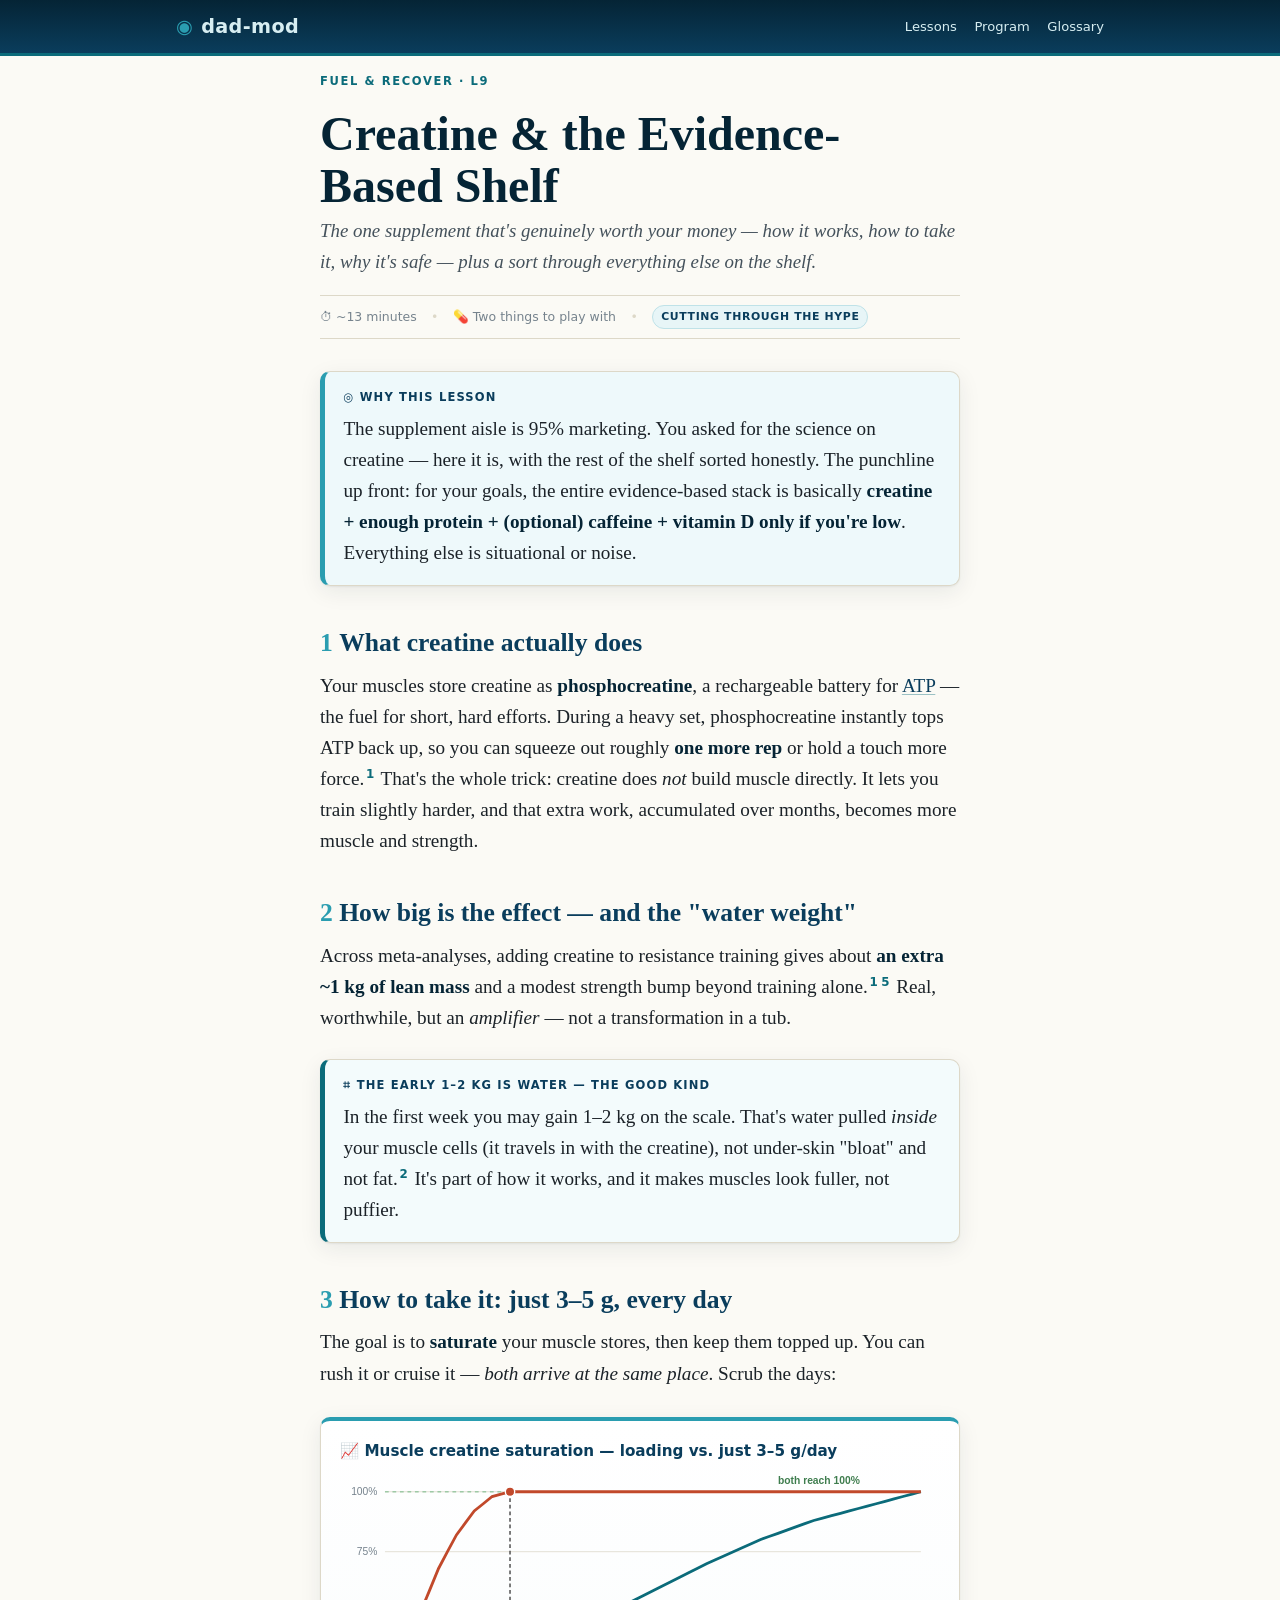
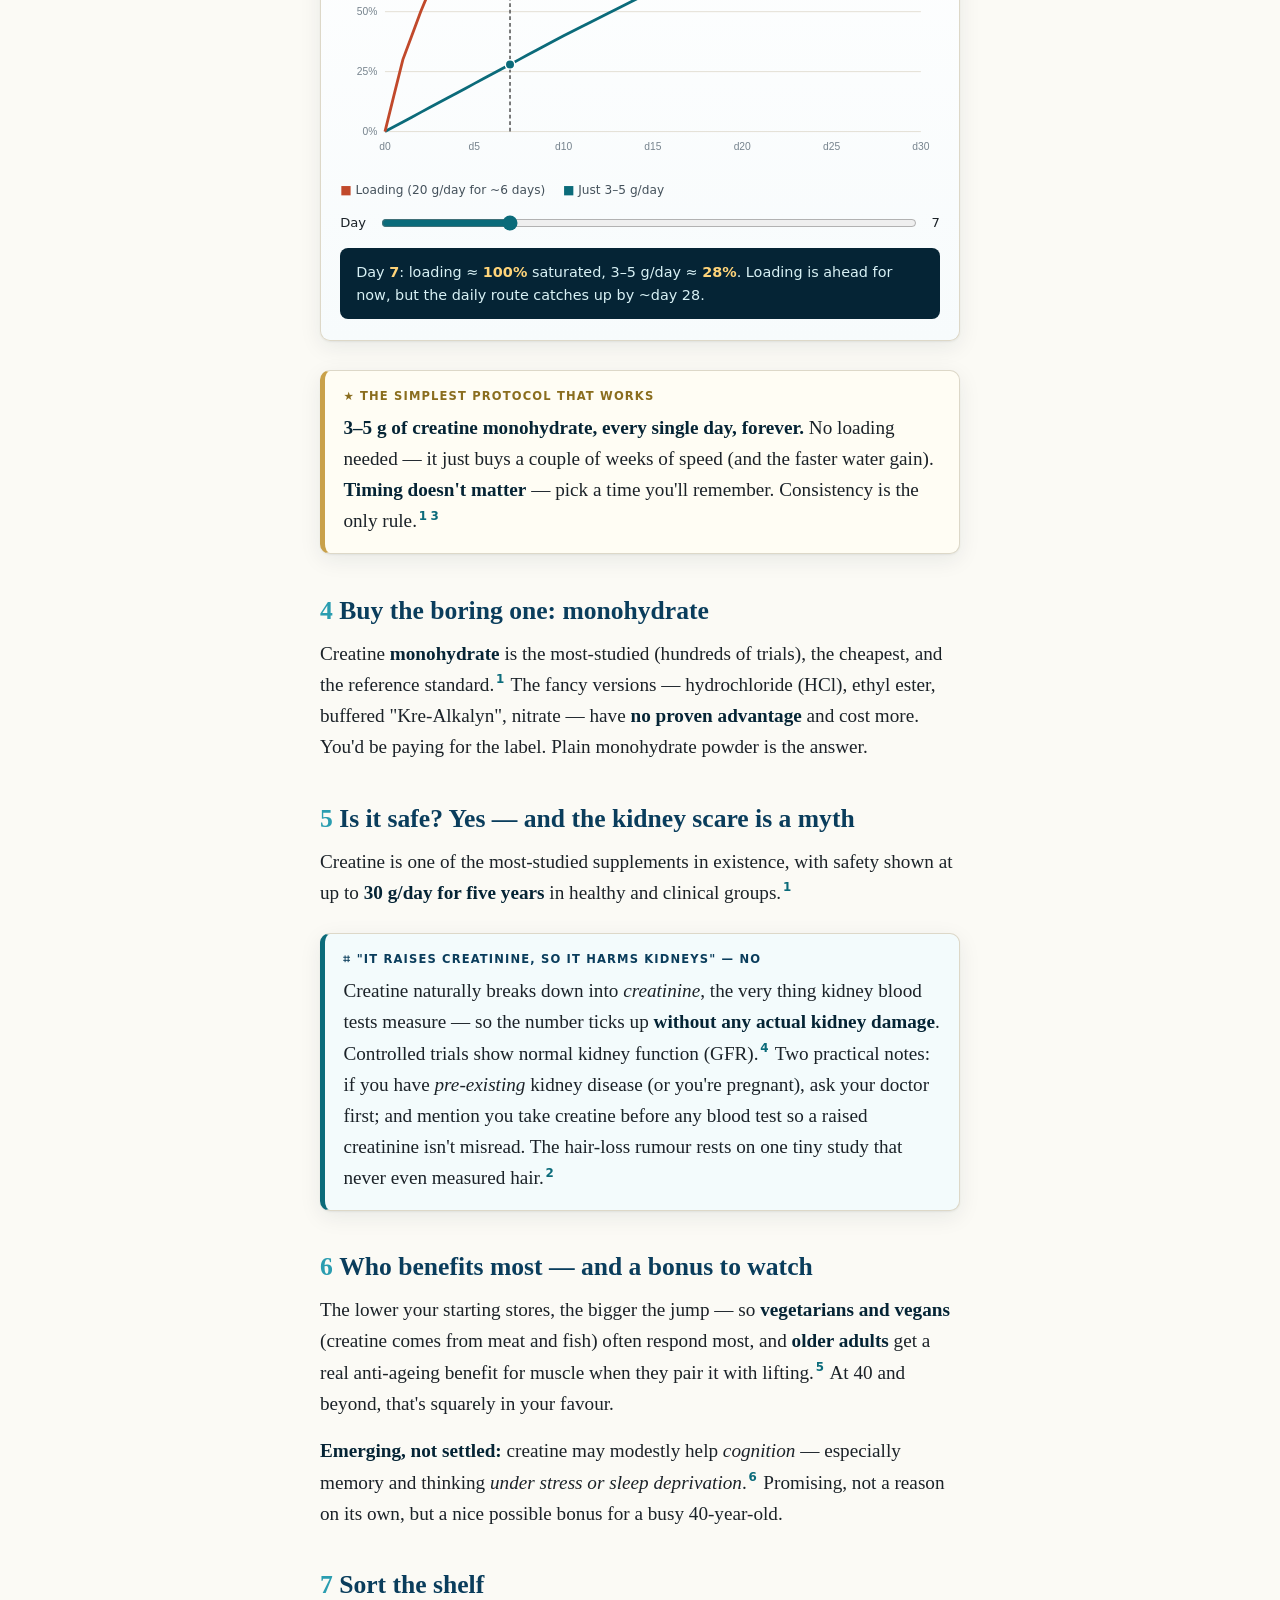
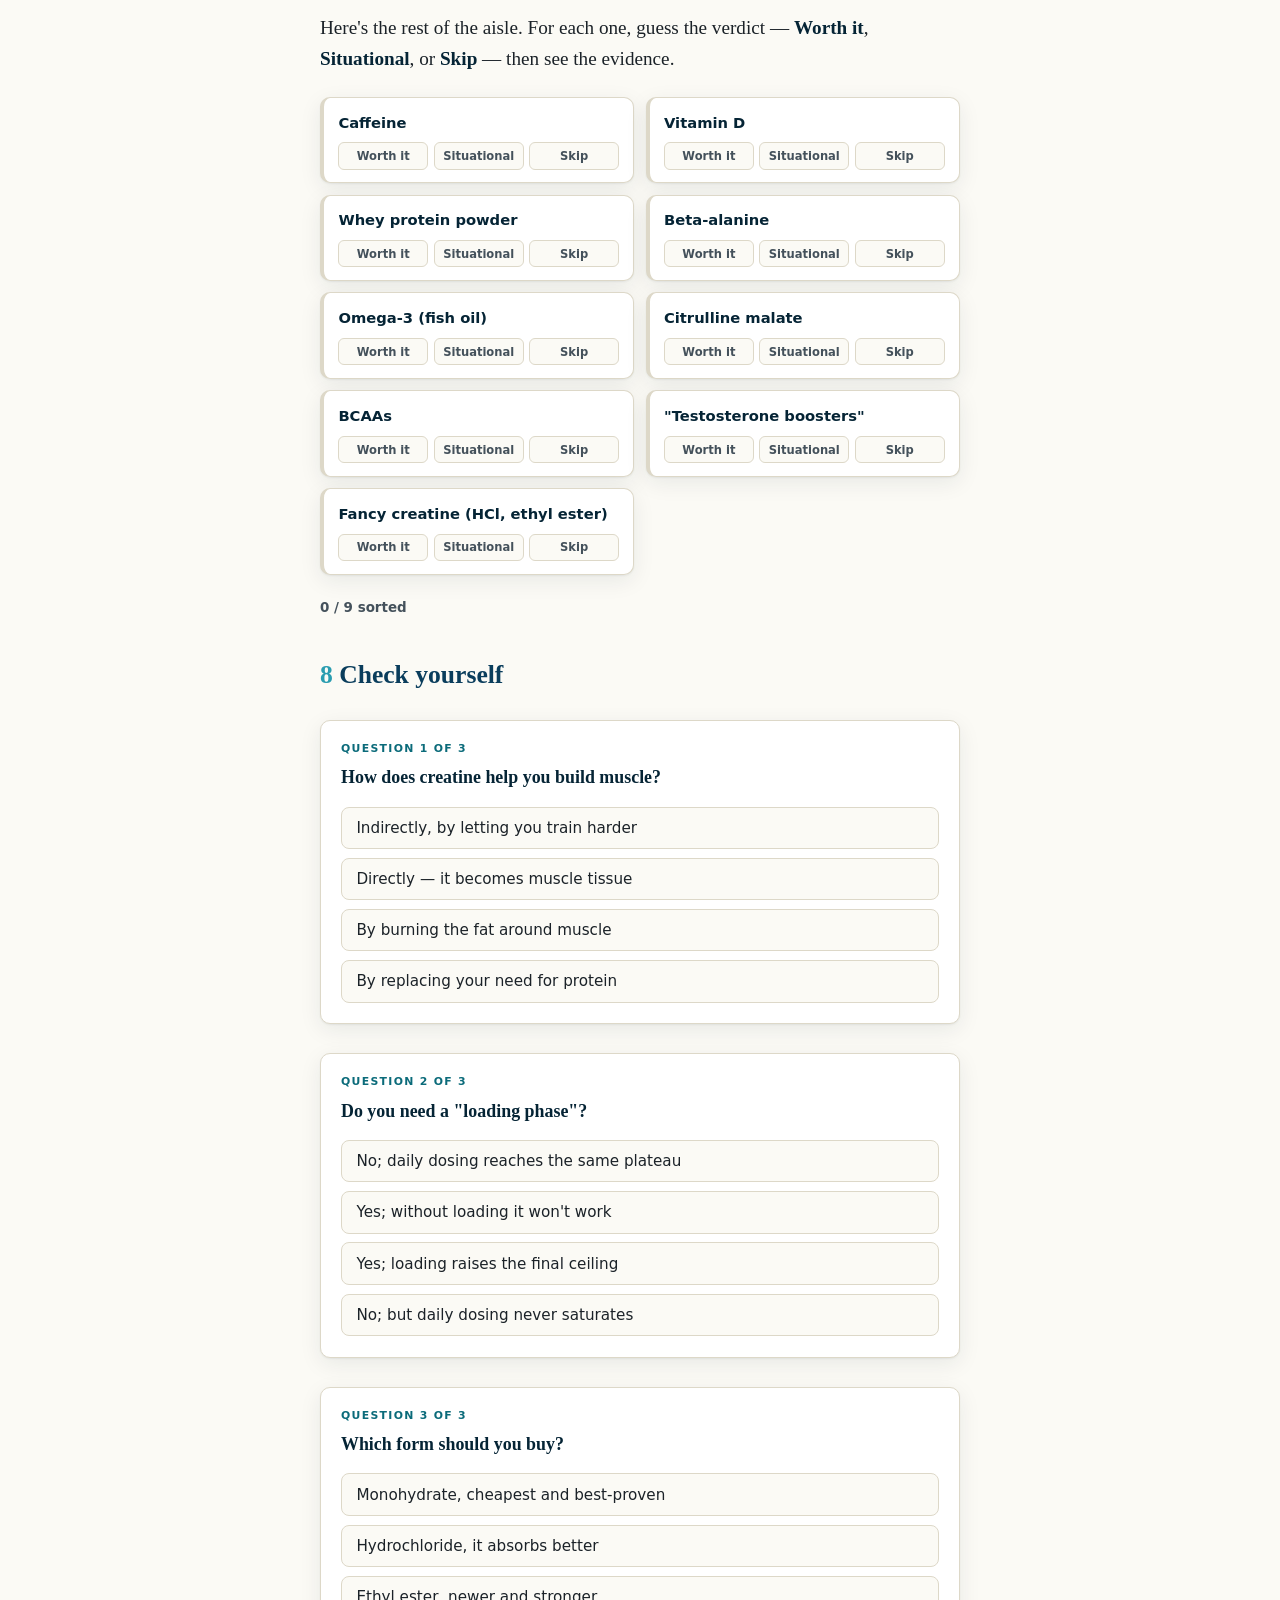
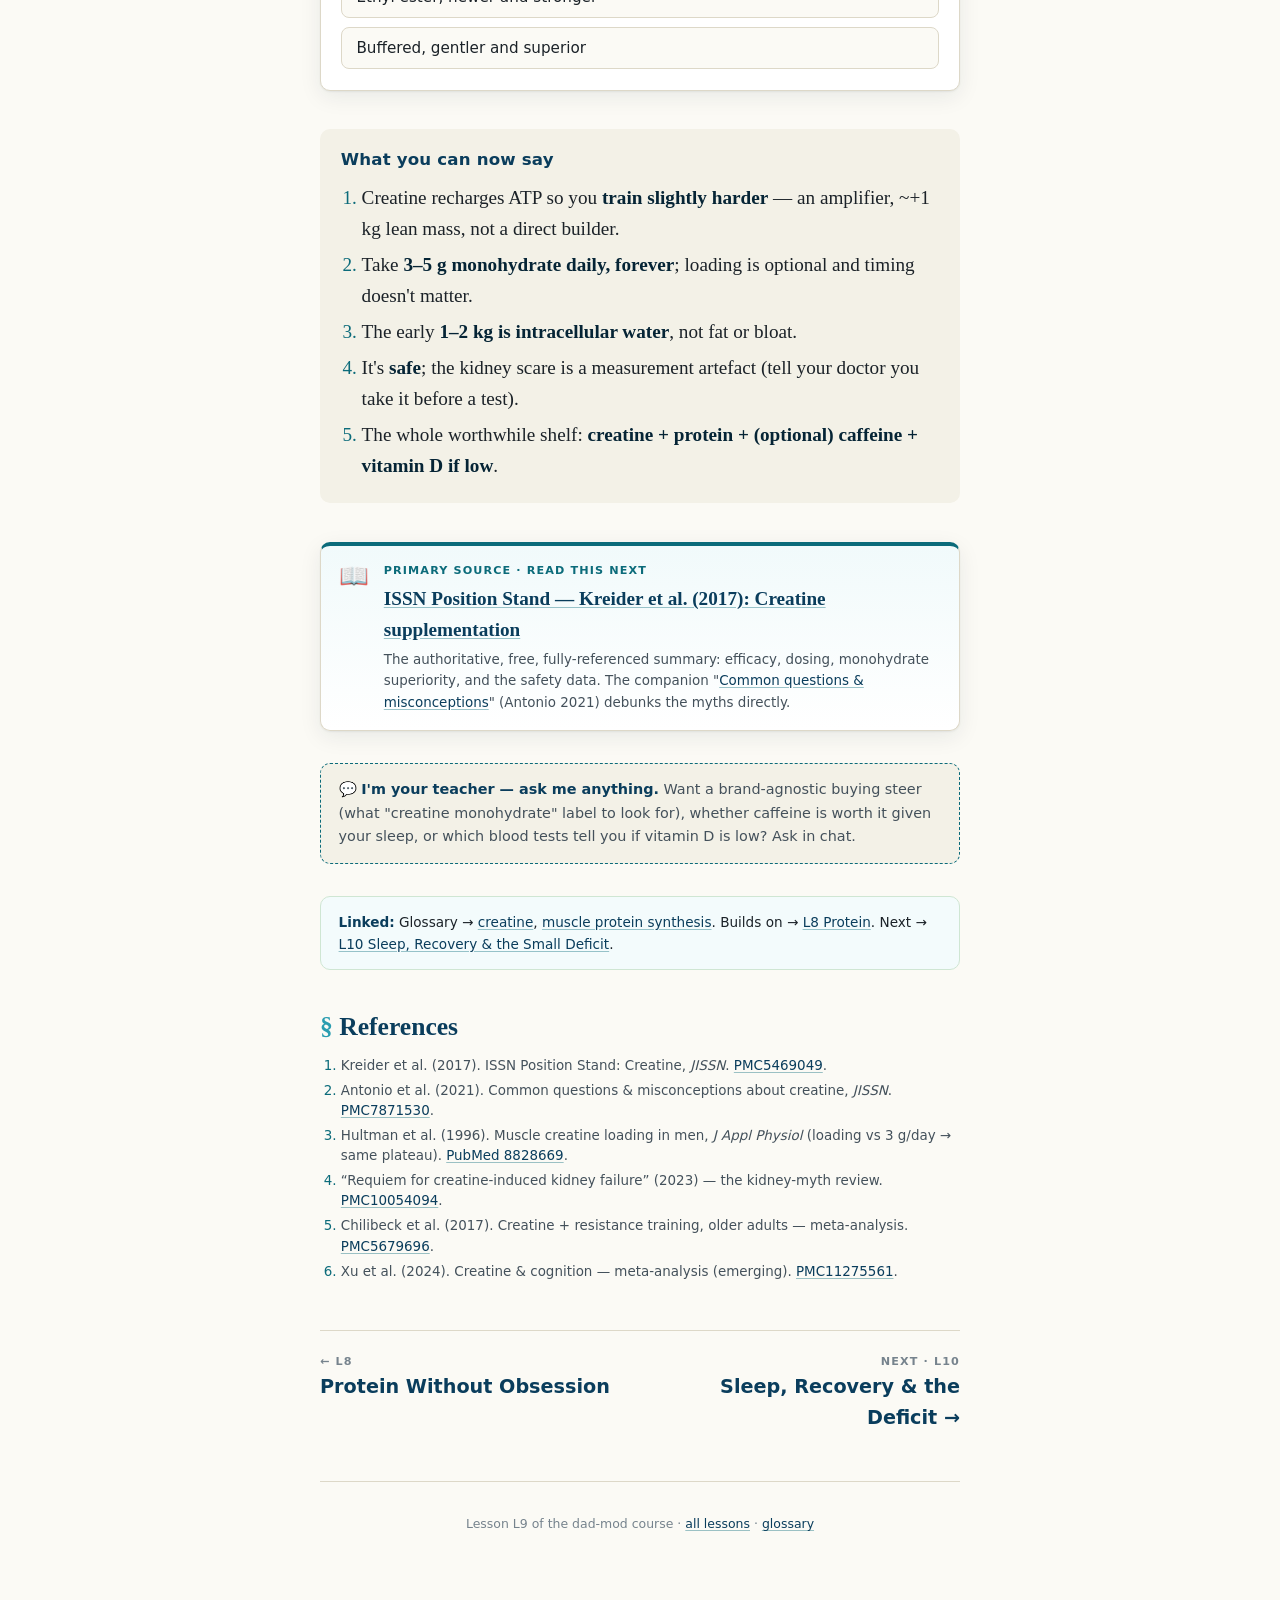
<file: lessons/0006-creatine-and-the-shelf.html>
<!DOCTYPE html>
<html lang="en">
<head>
<meta charset="utf-8">
<meta name="viewport" content="width=device-width, initial-scale=1">
<title>L9 · Creatine &amp; the Evidence-Based Shelf</title>
<link rel="stylesheet" href="../assets/styles.css">
<script defer src="../assets/widgets.js"></script>
<style>
  /* Lesson-9-specific: saturation chart + the supplement shelf */
  .chart-card { background:linear-gradient(180deg,#fff,#f7fbfc); border:1px solid var(--rule); border-top:4px solid var(--surface); border-radius:var(--radius); padding:1.1rem 1.2rem 1.3rem; margin:1.8rem 0; box-shadow:var(--shadow); }
  .chart-card .calc-title { font-family:var(--sans); font-weight:700; font-size:.95rem; color:var(--ocean-deep); margin-bottom:.6rem; }
  .chart-card svg { width:100%; height:auto; display:block; }
  .scrub { display:flex; align-items:center; gap:.8rem; margin-top:.7rem; font-family:var(--sans); font-size:.82rem; }
  .scrub input[type=range]{ flex:1; accent-color:var(--ocean); }
  .chart-read { margin-top:.9rem; padding:.85rem 1rem; background:var(--abyss); color:#d8f1f5; border-radius:8px; font-family:var(--sans); font-size:.9rem; line-height:1.55; }
  .chart-read b { color:#ffd479; }
  .lgnd { display:flex; gap:1.1rem; flex-wrap:wrap; font-family:var(--sans); font-size:.76rem; color:var(--ink-soft); margin-top:.5rem; }
  .lgnd span::before { content:"■ "; }
  .lgnd .l-load::before { color:#c1492b; }
  .lgnd .l-daily::before { color:#0b6b7a; }

  .shelf { display:grid; grid-template-columns:1fr 1fr; gap:.7rem; margin:1.4rem 0; }
  @media (max-width:40rem){ .shelf { grid-template-columns:1fr; } }
  .item { background:#fff; border:1px solid var(--rule); border-left:4px solid var(--rule); border-radius:var(--radius); padding:.8rem .9rem; box-shadow:var(--shadow); }
  .item .nm { font-family:var(--sans); font-weight:700; font-size:.92rem; color:var(--abyss); }
  .item .opts { display:flex; gap:.35rem; margin:.5rem 0 0; }
  .item .opts button { flex:1; cursor:pointer; font-family:var(--sans); font-weight:700; font-size:.72rem; padding:.35rem .3rem; border-radius:6px; border:1.5px solid var(--rule); background:var(--paper); color:var(--ink-soft); }
  .item .opts button:hover { border-color:var(--ocean); }
  .item.done .opts button { cursor:default; opacity:.5; }
  .item.done .opts button.picked-right, .item.done .opts button.answer { opacity:1; }
  .item .verdict { font-family:var(--sans); font-size:.8rem; margin:.55rem 0 0; display:none; line-height:1.45; }
  .item.done .verdict { display:block; }
  .item.t-worth { border-left-color:var(--kelp); }
  .item.t-worth .opts button.answer { background:#eef7ef; color:#245c30; border-color:#cfe6d3; }
  .item.t-situational { border-left-color:var(--sand); }
  .item.t-situational .opts button.answer { background:#fff7e6; color:#8a6d1e; border-color:#ecdcae; }
  .item.t-skip { border-left-color:var(--coral); }
  .item.t-skip .opts button.answer { background:#fdf0ec; color:#8d2f1a; border-color:#f0cfc4; }
  .shelf-score { font-family:var(--sans); font-size:.84rem; font-weight:700; color:var(--ink-soft); margin:.3rem 0 0; }
</style>
</head>
<body>

<header class="topbar">
  <div class="wrap-wide">
    <a class="brand" href="../index.html"><span class="dot">◉</span> dad-mod</a>
    <nav>
      <a href="../index.html">Lessons</a>
      <a href="../reference/program-card.html">Program</a>
      <a href="../reference/glossary.html">Glossary</a>
    </nav>
  </div>
</header>

<main class="wrap">
  <p class="kicker">Fuel &amp; Recover · L9</p>
  <h1 class="lesson-title">Creatine &amp; the Evidence-Based Shelf</h1>
  <p class="lesson-sub">The one supplement that's genuinely worth your money — how it works, how to take it, why it's
  safe — plus a sort through everything else on the shelf.</p>
  <div class="lesson-meta">
    <span>⏱ ~13 minutes</span><span class="sep">•</span>
    <span>💊 Two things to play with</span><span class="sep">•</span>
    <span class="tag ocean">Cutting through the hype</span>
  </div>

  <div class="callout mission">
    <div class="callout-label">◎ Why this lesson</div>
    <p>The supplement aisle is 95% marketing. You asked for the science on creatine — here it is, with the rest of
    the shelf sorted honestly. The punchline up front: for your goals, the entire evidence-based stack is basically
    <strong>creatine + enough protein + (optional) caffeine + vitamin D only if you're low</strong>. Everything
    else is situational or noise.</p>
  </div>

  <!-- ===== 1. WHAT IT IS ===== -->
  <h2><span class="num">1</span>What creatine actually does</h2>
  <p>Your muscles store creatine as <strong>phosphocreatine</strong>, a rechargeable battery for
  <a href="../reference/glossary.html#creatine">ATP</a> — the fuel for short, hard efforts. During a heavy set,
  phosphocreatine instantly tops ATP back up, so you can squeeze out roughly <strong>one more rep</strong> or hold a
  touch more force.<span class="cite"><a href="#r1">1</a></span> That's the whole trick: creatine does <em>not</em>
  build muscle directly. It lets you train slightly harder, and that extra work, accumulated over months, becomes
  more muscle and strength.</p>

  <!-- ===== 2. EFFECTS ===== -->
  <h2><span class="num">2</span>How big is the effect — and the "water weight"</h2>
  <p>Across meta-analyses, adding creatine to resistance training gives about <strong>an extra ~1 kg of lean
  mass</strong> and a modest strength bump beyond training alone.<span class="cite"><a href="#r1">1</a><a href="#r5">5</a></span>
  Real, worthwhile, but an <em>amplifier</em> — not a transformation in a tub.</p>
  <div class="callout note">
    <div class="callout-label">⌗ The early 1–2 kg is water — the good kind</div>
    <p>In the first week you may gain 1–2 kg on the scale. That's water pulled <em>inside</em> your muscle cells
    (it travels in with the creatine), not under-skin "bloat" and not fat.<span class="cite"><a href="#r2">2</a></span>
    It's part of how it works, and it makes muscles look fuller, not puffier.</p>
  </div>

  <!-- ===== 3. SATURATION ===== -->
  <h2><span class="num">3</span>How to take it: just 3–5 g, every day</h2>
  <p>The goal is to <strong>saturate</strong> your muscle stores, then keep them topped up. You can rush it or
  cruise it — <em>both arrive at the same place</em>. Scrub the days:</p>

  <div class="chart-card">
    <div class="calc-title">📈 Muscle creatine saturation — loading vs. just 3–5 g/day</div>
    <svg id="satChart" viewBox="0 0 640 320" role="img" aria-label="Two curves rising to the same 100% saturation plateau; loading is faster, daily dosing reaches the same point by about day 28."></svg>
    <div class="lgnd">
      <span class="l-load">Loading (20 g/day for ~6 days)</span>
      <span class="l-daily">Just 3–5 g/day</span>
    </div>
    <div class="scrub">
      <label for="daySlider">Day</label>
      <input type="range" id="daySlider" min="0" max="30" step="1" value="7">
      <output id="dayOut">7</output>
    </div>
    <div class="chart-read" id="satRead">—</div>
  </div>

  <div class="callout key">
    <div class="callout-label">★ The simplest protocol that works</div>
    <p><strong>3–5 g of creatine monohydrate, every single day, forever.</strong> No loading needed — it just buys a
    couple of weeks of speed (and the faster water gain). <strong>Timing doesn't matter</strong> — pick a time you'll
    remember. Consistency is the only rule.<span class="cite"><a href="#r1">1</a><a href="#r3">3</a></span></p>
  </div>

  <!-- ===== 4. FORM ===== -->
  <h2><span class="num">4</span>Buy the boring one: monohydrate</h2>
  <p>Creatine <strong>monohydrate</strong> is the most-studied (hundreds of trials), the cheapest, and the
  reference standard.<span class="cite"><a href="#r1">1</a></span> The fancy versions — hydrochloride (HCl), ethyl
  ester, buffered "Kre-Alkalyn", nitrate — have <strong>no proven advantage</strong> and cost more. You'd be paying
  for the label. Plain monohydrate powder is the answer.</p>

  <!-- ===== 5. SAFETY ===== -->
  <h2><span class="num">5</span>Is it safe? Yes — and the kidney scare is a myth</h2>
  <p>Creatine is one of the most-studied supplements in existence, with safety shown at up to
  <strong>30 g/day for five years</strong> in healthy and clinical groups.<span class="cite"><a href="#r1">1</a></span></p>
  <div class="callout note">
    <div class="callout-label">⌗ "It raises creatinine, so it harms kidneys" — no</div>
    <p>Creatine naturally breaks down into <em>creatinine</em>, the very thing kidney blood tests measure — so the
    number ticks up <strong>without any actual kidney damage</strong>. Controlled trials show normal kidney function
    (GFR).<span class="cite"><a href="#r4">4</a></span> Two practical notes: if you have <em>pre-existing</em> kidney
    disease (or you're pregnant), ask your doctor first; and mention you take creatine before any blood test so a
    raised creatinine isn't misread. The hair-loss rumour rests on one tiny study that never even measured
    hair.<span class="cite"><a href="#r2">2</a></span></p>
  </div>

  <!-- ===== 6. WHO / COGNITION ===== -->
  <h2><span class="num">6</span>Who benefits most — and a bonus to watch</h2>
  <p>The lower your starting stores, the bigger the jump — so <strong>vegetarians and vegans</strong> (creatine comes
  from meat and fish) often respond most, and <strong>older adults</strong> get a real anti-ageing benefit for muscle
  when they pair it with lifting.<span class="cite"><a href="#r5">5</a></span> At 40 and beyond, that's squarely in
  your favour.</p>
  <p><strong>Emerging, not settled:</strong> creatine may modestly help <em>cognition</em> — especially memory and
  thinking <em>under stress or sleep deprivation</em>.<span class="cite"><a href="#r6">6</a></span> Promising, not a
  reason on its own, but a nice possible bonus for a busy 40-year-old.</p>

  <!-- ===== 7. THE SHELF ===== -->
  <h2><span class="num">7</span>Sort the shelf</h2>
  <p>Here's the rest of the aisle. For each one, guess the verdict — <strong>Worth it</strong>,
  <strong>Situational</strong>, or <strong>Skip</strong> — then see the evidence.</p>

  <div class="shelf" id="shelf"></div>
  <p class="shelf-score" id="shelfScore">0 / 9 sorted</p>

  <!-- ===== QUIZ ===== -->
  <h2><span class="num">8</span>Check yourself</h2>

  <div class="quiz" data-explain-right="It's an amplifier." data-explain-wrong="See §1.">
    <div class="q-kicker">Question 1 of 3</div>
    <div class="q-text">How does creatine help you build muscle?</div>
    <div class="q-options">
      <button class="opt" data-correct data-feedback="Right — it tops up ATP so you train slightly harder; the extra work over time becomes muscle. It isn't muscle itself.">Indirectly, by letting you train harder</button>
      <button class="opt" data-feedback="It isn't muscle tissue and doesn't add tissue directly — it improves your training.">Directly — it becomes muscle tissue</button>
      <button class="opt" data-feedback="It doesn't burn fat. It recharges ATP for harder efforts.">By burning the fat around muscle</button>
      <button class="opt" data-feedback="You still need protein for raw material — creatine doesn't replace it.">By replacing your need for protein</button>
    </div>
    <div class="q-feedback"></div>
  </div>

  <div class="quiz" data-explain-right="Same plateau." data-explain-wrong="See the saturation chart in §3.">
    <div class="q-kicker">Question 2 of 3</div>
    <div class="q-text">Do you need a "loading phase"?</div>
    <div class="q-options">
      <button class="opt" data-correct data-feedback="Correct — 3–5 g/day reaches the same saturation by ~day 28. Loading only saturates faster.">No; daily dosing reaches the same plateau</button>
      <button class="opt" data-feedback="It still works without loading — you just saturate a couple of weeks slower.">Yes; without loading it won't work</button>
      <button class="opt" data-feedback="Loading doesn't raise the ceiling; both protocols hit the same maximum.">Yes; loading raises the final ceiling</button>
      <button class="opt" data-feedback="Daily dosing does saturate — fully by about day 28.">No; but daily dosing never saturates</button>
    </div>
    <div class="q-feedback"></div>
  </div>

  <div class="quiz" data-explain-right="Boring and best." data-explain-wrong="See §4.">
    <div class="q-kicker">Question 3 of 3</div>
    <div class="q-text">Which form should you buy?</div>
    <div class="q-options">
      <button class="opt" data-correct data-feedback="Yes — monohydrate is the cheapest, most-studied, and as effective as anything. The fancy forms add cost, not results.">Monohydrate, cheapest and best-proven</button>
      <button class="opt" data-feedback="HCl has no proven absorption advantage over monohydrate for results.">Hydrochloride, it absorbs better</button>
      <button class="opt" data-feedback="Ethyl ester is newer but not better — arguably worse. Monohydrate wins.">Ethyl ester, newer and stronger</button>
      <button class="opt" data-feedback="Buffered 'Kre-Alkalyn' shows no advantage over plain monohydrate.">Buffered, gentler and superior</button>
    </div>
    <div class="q-feedback"></div>
  </div>

  <div class="recap">
    <h3>What you can now say</h3>
    <ol>
      <li>Creatine recharges ATP so you <strong>train slightly harder</strong> — an amplifier, ~+1 kg lean mass, not a direct builder.</li>
      <li>Take <strong>3–5 g monohydrate daily, forever</strong>; loading is optional and timing doesn't matter.</li>
      <li>The early <strong>1–2 kg is intracellular water</strong>, not fat or bloat.</li>
      <li>It's <strong>safe</strong>; the kidney scare is a measurement artefact (tell your doctor you take it before a test).</li>
      <li>The whole worthwhile shelf: <strong>creatine + protein + (optional) caffeine + vitamin&nbsp;D if low</strong>.</li>
    </ol>
  </div>

  <div class="sourcebox">
    <div class="icon">📖</div>
    <div>
      <div class="label">Primary source · read this next</div>
      <div class="title"><a href="https://pmc.ncbi.nlm.nih.gov/articles/PMC5469049/" target="_blank" rel="noopener">ISSN Position Stand — Kreider et al. (2017): Creatine supplementation</a></div>
      <div class="desc">The authoritative, free, fully-referenced summary: efficacy, dosing, monohydrate superiority, and the safety data. The companion "<a href="https://pmc.ncbi.nlm.nih.gov/articles/PMC7871530/" target="_blank" rel="noopener">Common questions &amp; misconceptions</a>" (Antonio 2021) debunks the myths directly.</div>
    </div>
  </div>

  <div class="ask-teacher">
    💬 <b>I'm your teacher — ask me anything.</b> Want a brand-agnostic buying steer (what "creatine monohydrate"
    label to look for), whether caffeine is worth it given your sleep, or which blood tests tell you if vitamin D is
    low? Ask in chat.</div>

  <div class="crosslinks">
    <b>Linked:</b> Glossary →
    <a href="../reference/glossary.html#creatine">creatine</a>,
    <a href="../reference/glossary.html#muscle-protein-synthesis">muscle protein synthesis</a>.
    Builds on → <a href="0005-protein-without-obsession.html">L8 Protein</a>. Next → <a href="0007-sleep-recovery-deficit.html">L10 Sleep, Recovery &amp; the Small Deficit</a>.
  </div>

  <h2 id="refs"><span class="num">§</span>References</h2>
  <ol style="font-family:var(--sans);font-size:.84rem;color:var(--ink-soft);line-height:1.5">
    <li id="r1">Kreider et al. (2017). ISSN Position Stand: Creatine, <i>JISSN</i>. <a href="https://pmc.ncbi.nlm.nih.gov/articles/PMC5469049/" target="_blank" rel="noopener">PMC5469049</a>.</li>
    <li id="r2">Antonio et al. (2021). Common questions &amp; misconceptions about creatine, <i>JISSN</i>. <a href="https://pmc.ncbi.nlm.nih.gov/articles/PMC7871530/" target="_blank" rel="noopener">PMC7871530</a>.</li>
    <li id="r3">Hultman et al. (1996). Muscle creatine loading in men, <i>J Appl Physiol</i> (loading vs 3 g/day → same plateau). <a href="https://pubmed.ncbi.nlm.nih.gov/8828669/" target="_blank" rel="noopener">PubMed 8828669</a>.</li>
    <li id="r4">“Requiem for creatine-induced kidney failure” (2023) — the kidney-myth review. <a href="https://pmc.ncbi.nlm.nih.gov/articles/PMC10054094/" target="_blank" rel="noopener">PMC10054094</a>.</li>
    <li id="r5">Chilibeck et al. (2017). Creatine + resistance training, older adults — meta-analysis. <a href="https://pmc.ncbi.nlm.nih.gov/articles/PMC5679696/" target="_blank" rel="noopener">PMC5679696</a>.</li>
    <li id="r6">Xu et al. (2024). Creatine &amp; cognition — meta-analysis (emerging). <a href="https://pmc.ncbi.nlm.nih.gov/articles/PMC11275561/" target="_blank" rel="noopener">PMC11275561</a>.</li>
  </ol>

  <nav class="lesson-nav">
    <a href="0005-protein-without-obsession.html">
      <div class="dir">← L8</div>
      <div class="ttl">Protein Without Obsession</div>
    </a>
    <a class="next" href="0007-sleep-recovery-deficit.html">
      <div class="dir">Next · L10</div>
      <div class="ttl">Sleep, Recovery &amp; the Deficit →</div>
    </a>
  </nav>

  <p class="pagefoot">Lesson L9 of the dad-mod course ·
  <a href="../index.html">all lessons</a> ·
  <a href="../reference/glossary.html">glossary</a></p>
</main>

<script>
/* ===== Creatine saturation scrubber ===== */
(function(){
  var svg=document.getElementById('satChart');
  if(!svg) return;
  var NS='http://www.w3.org/2000/svg';
  var W=640,H=320,m={l:48,r:20,t:20,b:44},pw=W-m.l-m.r,ph=H-m.t-m.b,maxX=30,maxY=100;
  function X(d){return m.l+(d/maxX)*pw;}
  function Y(p){return m.t+(1-p/maxY)*ph;}
  function el(t,a){var e=document.createElementNS(NS,t);for(var k in a)e.setAttribute(k,a[k]);return e;}
  function interp(an){return function(x){if(x<=an[0][0])return an[0][1];for(var i=1;i<an.length;i++){if(x<=an[i][0]){var a=an[i-1],b=an[i],t=(x-a[0])/(b[0]-a[0]);return a[1]+t*(b[1]-a[1]);}}return an[an.length-1][1];};}
  var load=interp([[0,0],[1,30],[2,50],[3,68],[4,82],[5,92],[6,98],[7,100],[30,100]]);
  var daily=interp([[0,0],[3,12],[7,28],[10,40],[14,55],[18,70],[21,80],[24,88],[28,96],[30,100]]);
  function samp(fn){var p=[];for(var d=0;d<=maxX+0.001;d+=0.5)p.push([X(d),Y(fn(d))]);return p;}
  function pd(p){return p.map(function(q,i){return(i?'L':'M')+q[0].toFixed(1)+' '+q[1].toFixed(1);}).join(' ');}

  for(var g=0;g<=100;g+=25){
    svg.appendChild(el('line',{x1:m.l,y1:Y(g),x2:W-m.r,y2:Y(g),stroke:'#e3ded2'}));
    var yl=el('text',{x:m.l-8,y:Y(g)+4,'text-anchor':'end','font-family':'sans-serif','font-size':11,fill:'#76838d'});yl.textContent=g+'%';svg.appendChild(yl);
  }
  for(var dx=0;dx<=30;dx+=5){var xl=el('text',{x:X(dx),y:H-m.b+20,'text-anchor':'middle','font-family':'sans-serif','font-size':11,fill:'#76838d'});xl.textContent='d'+dx;svg.appendChild(xl);}
  // 100% plateau dashed
  svg.appendChild(el('line',{x1:m.l,y1:Y(100),x2:W-m.r,y2:Y(100),stroke:'#9ec9a6','stroke-width':1.5,'stroke-dasharray':'4 4'}));
  svg.appendChild(el('path',{d:pd(samp(daily)),fill:'none',stroke:'#0b6b7a','stroke-width':3}));
  svg.appendChild(el('path',{d:pd(samp(load)),fill:'none',stroke:'#c1492b','stroke-width':3}));
  // "same destination" note near day 28
  var note=el('text',{x:X(22),y:Y(100)-8,'font-family':'sans-serif','font-size':11,'font-weight':700,fill:'#3f7d4e'});note.textContent='both reach 100%';svg.appendChild(note);

  var mk=el('line',{stroke:'#444','stroke-width':1.5,'stroke-dasharray':'4 3'});svg.appendChild(mk);
  var dL=el('circle',{r:5,fill:'#c1492b',stroke:'#fff','stroke-width':1.5});svg.appendChild(dL);
  var dD=el('circle',{r:5,fill:'#0b6b7a',stroke:'#fff','stroke-width':1.5});svg.appendChild(dD);

  var sl=document.getElementById('daySlider'),out=document.getElementById('dayOut'),read=document.getElementById('satRead');
  function up(){
    var d=parseInt(sl.value,10);out.textContent=d;
    var lv=load(d),dv=daily(d);
    mk.setAttribute('x1',X(d));mk.setAttribute('x2',X(d));mk.setAttribute('y1',m.t);mk.setAttribute('y2',Y(0));
    dL.setAttribute('cx',X(d));dL.setAttribute('cy',Y(lv));
    dD.setAttribute('cx',X(d));dD.setAttribute('cy',Y(dv));
    var tail = d>=28 ? ' Both are now full — from here they’re identical.' :
               d===0 ? ' Day zero — empty stores; pick a routine and just be consistent.' :
               ' Loading is ahead for now, but the daily route catches up by ~day 28.';
    read.innerHTML='Day <b>'+d+'</b>: loading ≈ <b>'+Math.round(lv)+'%</b> saturated, 3–5 g/day ≈ <b>'+Math.round(dv)+'%</b>.'+tail;
  }
  sl.addEventListener('input',up);up();
})();

/* ===== Sort-the-supplement shelf ===== */
(function(){
  var root=document.getElementById('shelf');
  if(!root) return;
  var scoreEl=document.getElementById('shelfScore');
  var TIERS={worth:'Worth it',situational:'Situational',skip:'Skip'};
  var items=[
    {nm:'Caffeine',tier:'worth',why:'3–6 mg/kg ~45 min pre-training → a reliable ~2–7% performance boost. Mind your sleep.'},
    {nm:'Vitamin D',tier:'worth',why:'Only if a blood test says you’re low — then it corrects a real deficit. No benefit if you’re already replete.'},
    {nm:'Whey protein powder',tier:'worth',why:'Not magic — just convenient food to help you hit your daily protein target.'},
    {nm:'Beta-alanine',tier:'situational',why:'4–6 g/day; buffers acid for efforts ~1–4 min. Minor for general lifting; causes harmless tingling.'},
    {nm:'Omega-3 (fish oil)',tier:'situational',why:'~2–3 g/day EPA/DHA; general-health play, weak direct muscle/recovery signal.'},
    {nm:'Citrulline malate',tier:'situational',why:'~6–8 g pre-workout; small, inconsistent rep/pump evidence.'},
    {nm:'BCAAs',tier:'skip',why:'Redundant if your protein is adequate — whole protein is superior and you already hit ~180 g.'},
    {nm:'"Testosterone boosters"',tier:'skip',why:'No credible evidence they raise testosterone or muscle. Save your money.'},
    {nm:'Fancy creatine (HCl, ethyl ester)',tier:'skip',why:'Zero proven advantage over plain monohydrate — just more expensive.'}
  ];
  var done=0;
  items.forEach(function(it){
    var card=document.createElement('div');
    card.className='item';
    var opts='';
    ['worth','situational','skip'].forEach(function(t){
      opts+='<button data-t="'+t+'">'+TIERS[t]+'</button>';
    });
    card.innerHTML='<div class="nm">'+it.nm+'</div><div class="opts">'+opts+'</div><div class="verdict"></div>';
    root.appendChild(card);
    var btns=card.querySelectorAll('.opts button');
    btns.forEach(function(b){
      b.addEventListener('click',function(){
        if(card.classList.contains('done')) return;
        card.classList.add('done','t-'+it.tier);
        btns.forEach(function(x){ if(x.getAttribute('data-t')===it.tier) x.classList.add('answer'); });
        var right=b.getAttribute('data-t')===it.tier;
        card.querySelector('.verdict').innerHTML=(right?'<b style="color:#245c30">✓ Yes — </b>':'<b style="color:#8d2f1a">Actually: '+TIERS[it.tier]+'. </b>')+it.why;
        done++; scoreEl.textContent=done+' / '+items.length+' sorted';
      });
    });
  });
})();
</script>
</body>
</html>
</file>
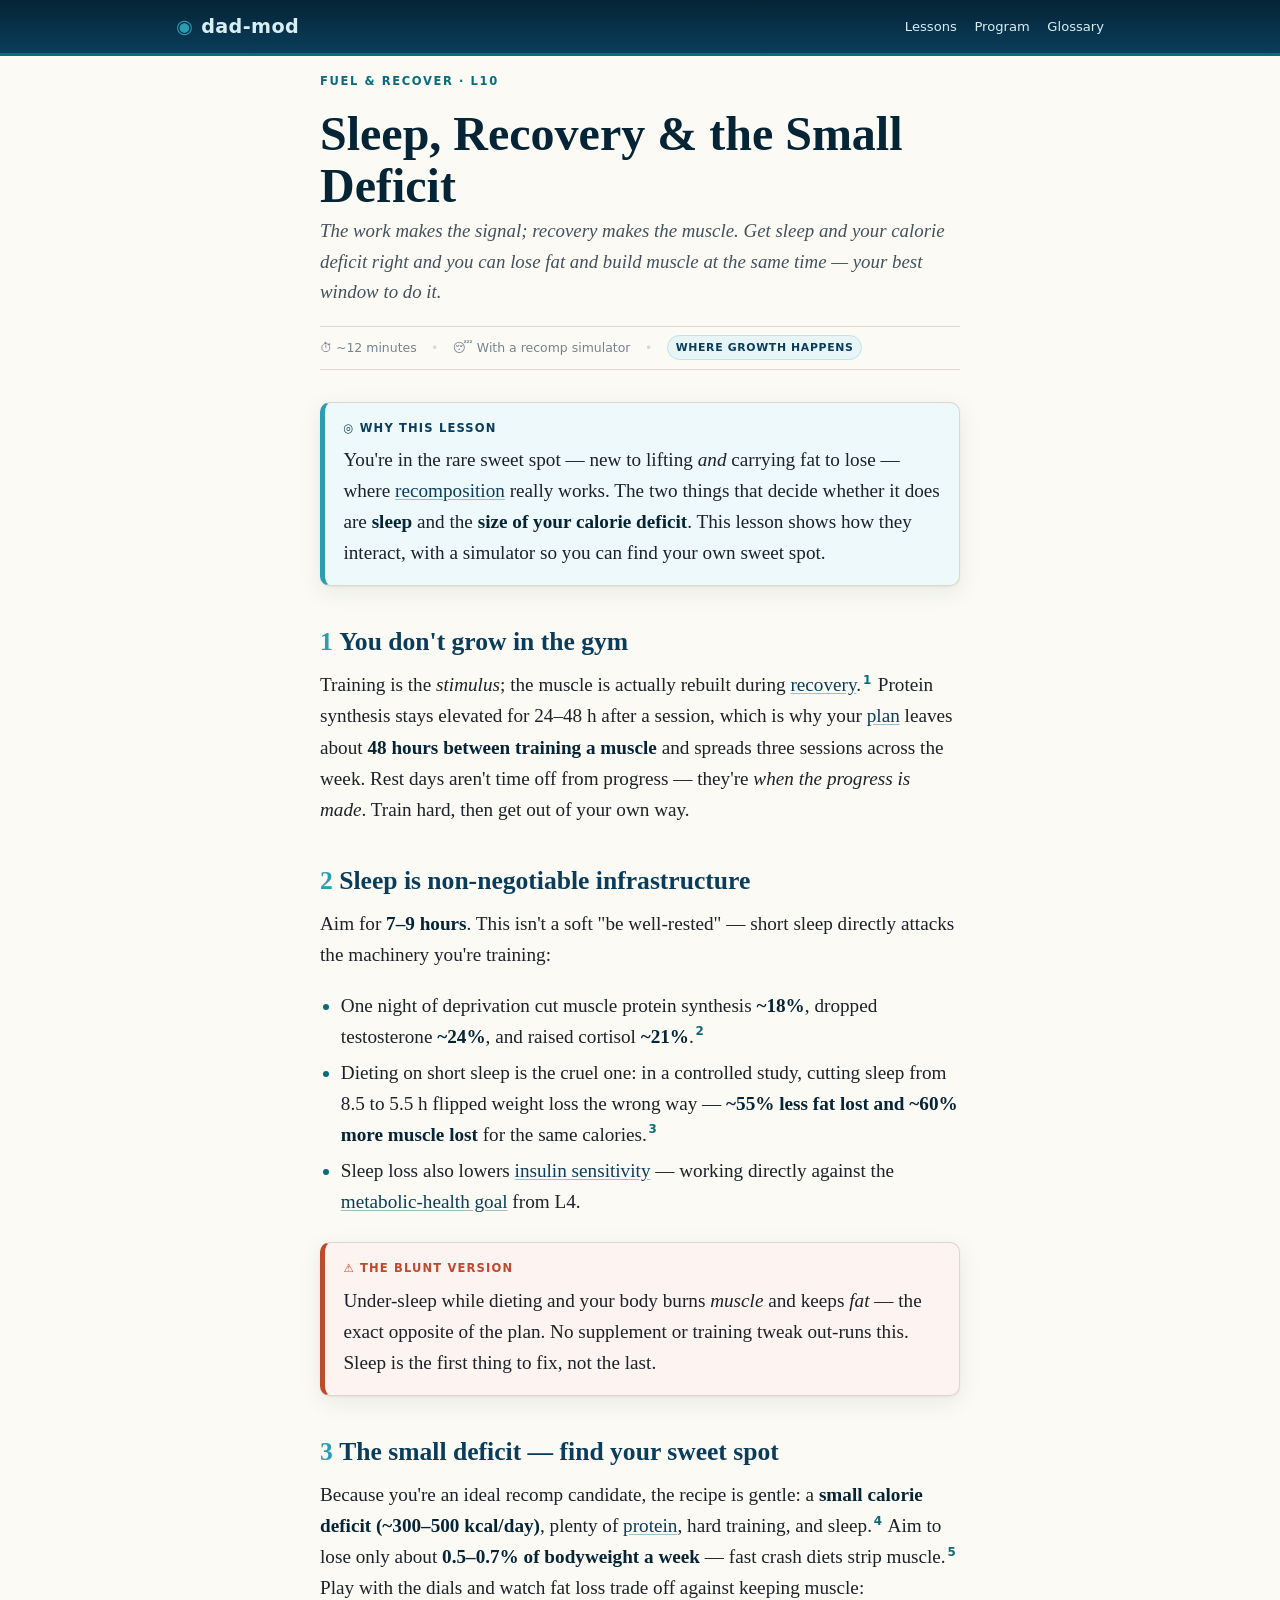
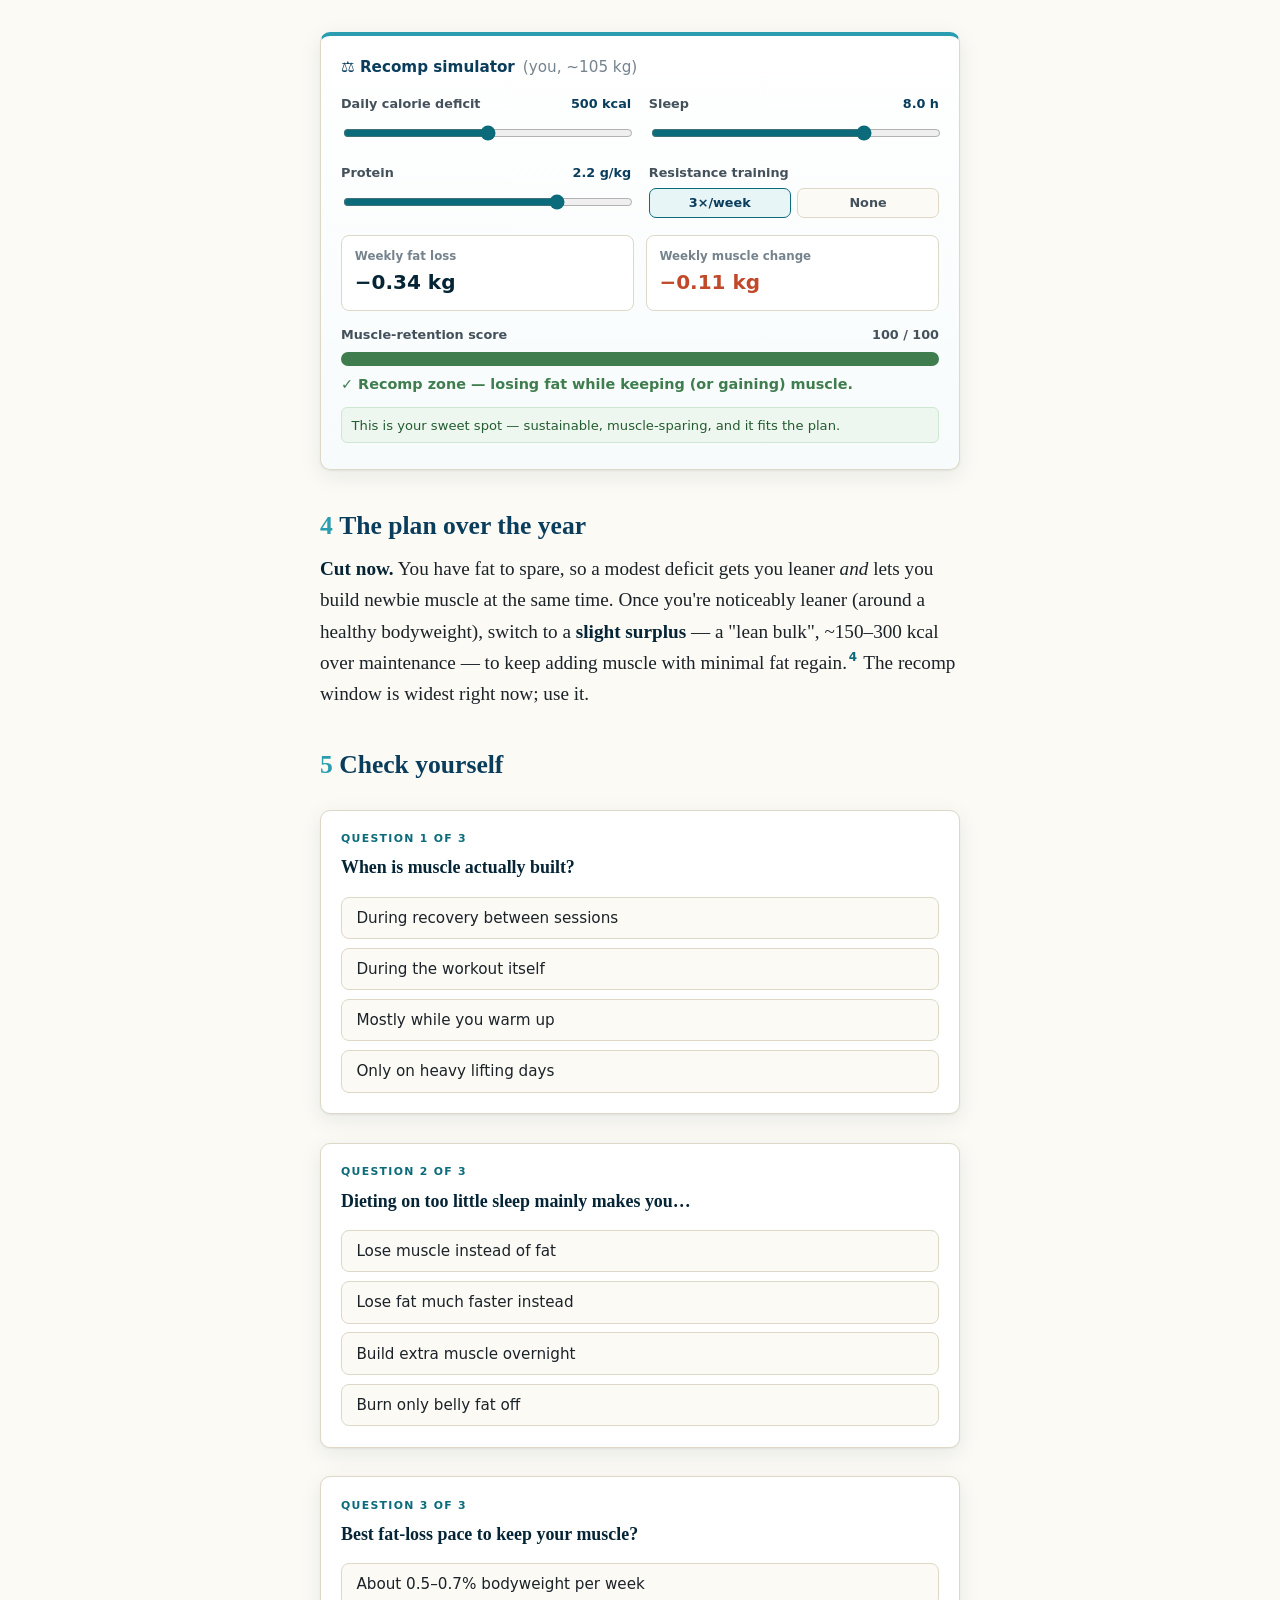
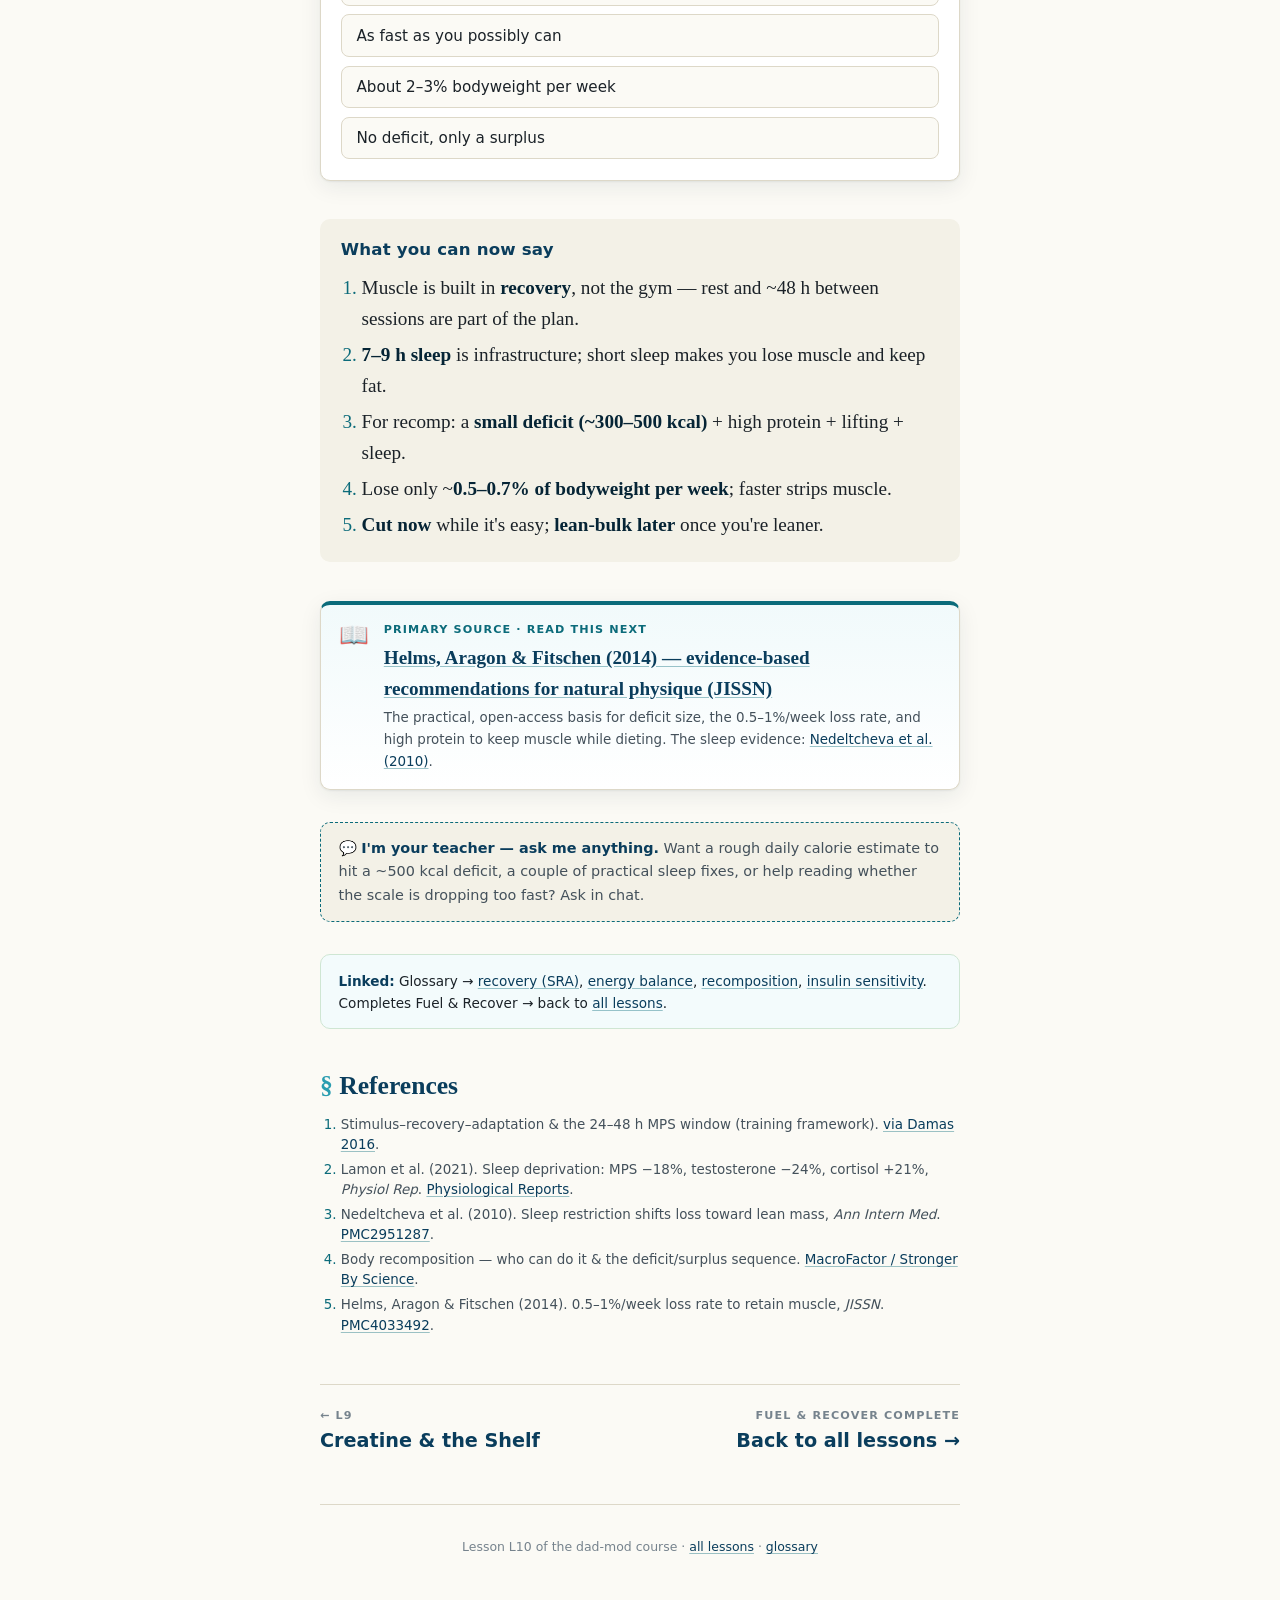
<file: lessons/0007-sleep-recovery-deficit.html>
<!DOCTYPE html>
<html lang="en">
<head>
<meta charset="utf-8">
<meta name="viewport" content="width=device-width, initial-scale=1">
<title>L10 · Sleep, Recovery &amp; the Small Deficit</title>
<link rel="stylesheet" href="../assets/styles.css">
<script defer src="../assets/widgets.js"></script>
<style>
  /* Lesson-10-specific: the recomp simulator */
  .sim2 .controls { display:grid; grid-template-columns:1fr 1fr; gap:.8rem 1.1rem; }
  @media (max-width:40rem){ .sim2 .controls { grid-template-columns:1fr; } }
  .sim2 .control label { display:flex; justify-content:space-between; font-size:.8rem; font-weight:600; color:var(--ink-soft); margin-bottom:.25rem; font-family:var(--sans); }
  .sim2 .control output { color:var(--ocean-deep); font-weight:700; }
  .sim2 input[type=range]{ width:100%; accent-color:var(--ocean); }
  .sim2 .rt { display:flex; gap:.4rem; }
  .sim2 .rt button { flex:1; cursor:pointer; font-family:var(--sans); font-weight:700; font-size:.8rem; padding:.4rem; border-radius:7px; border:1.5px solid var(--rule); background:var(--paper); color:var(--ink-soft); }
  .sim2 .rt button.active { border-color:var(--ocean); background:#e7f5f7; color:var(--ocean-deep); }
  .outgrid { display:grid; grid-template-columns:1fr 1fr; gap:.7rem; margin-top:1rem; }
  @media (max-width:40rem){ .outgrid { grid-template-columns:1fr; } }
  .stat { background:#fff; border:1px solid var(--rule); border-radius:8px; padding:.7rem .8rem; font-family:var(--sans); }
  .stat .k { font-size:.74rem; color:var(--ink-faint); font-weight:600; }
  .stat .v { font-size:1.25rem; font-weight:800; color:var(--abyss); font-variant-numeric:tabular-nums; }
  .stat .v.good { color:var(--kelp); } .stat .v.bad { color:var(--coral); }
  .scorebar { height:14px; border-radius:7px; background:#eee; overflow:hidden; margin:.4rem 0; }
  .scorebar > span { display:block; height:100%; width:0; transition:width .12s, background .12s; }
  .verdict2 { font-family:var(--sans); font-size:.9rem; font-weight:600; margin-top:.3rem; }
  .flags { font-family:var(--sans); font-size:.82rem; margin-top:.7rem; }
  .flags .flag { display:block; padding:.4rem .6rem; border-radius:6px; margin:.3rem 0; }
  .flags .flag.warn { background:#fdf0ec; color:#8d2f1a; border:1px solid #f0cfc4; }
  .flags .flag.ok { background:#eef7ef; color:#245c30; border:1px solid #cfe6d3; }
</style>
</head>
<body>

<header class="topbar">
  <div class="wrap-wide">
    <a class="brand" href="../index.html"><span class="dot">◉</span> dad-mod</a>
    <nav>
      <a href="../index.html">Lessons</a>
      <a href="../reference/program-card.html">Program</a>
      <a href="../reference/glossary.html">Glossary</a>
    </nav>
  </div>
</header>

<main class="wrap">
  <p class="kicker">Fuel &amp; Recover · L10</p>
  <h1 class="lesson-title">Sleep, Recovery &amp; the Small Deficit</h1>
  <p class="lesson-sub">The work makes the signal; recovery makes the muscle. Get sleep and your calorie deficit
  right and you can lose fat and build muscle at the same time — your best window to do it.</p>
  <div class="lesson-meta">
    <span>⏱ ~12 minutes</span><span class="sep">•</span>
    <span>😴 With a recomp simulator</span><span class="sep">•</span>
    <span class="tag ocean">Where growth happens</span>
  </div>

  <div class="callout mission">
    <div class="callout-label">◎ Why this lesson</div>
    <p>You're in the rare sweet spot — new to lifting <em>and</em> carrying fat to lose — where
    <a href="../reference/glossary.html#recomposition">recomposition</a> really works. The two things that decide
    whether it does are <strong>sleep</strong> and the <strong>size of your calorie deficit</strong>. This lesson
    shows how they interact, with a simulator so you can find your own sweet spot.</p>
  </div>

  <!-- ===== 1. SRA ===== -->
  <h2><span class="num">1</span>You don't grow in the gym</h2>
  <p>Training is the <em>stimulus</em>; the muscle is actually rebuilt during
  <a href="../reference/glossary.html#recovery">recovery</a>.<span class="cite"><a href="#r1">1</a></span> Protein
  synthesis stays elevated for 24–48 h after a session, which is why your
  <a href="../reference/program-card.html">plan</a> leaves about <strong>48 hours between training a muscle</strong>
  and spreads three sessions across the week. Rest days aren't time off from progress — they're <em>when the
  progress is made</em>. Train hard, then get out of your own way.</p>

  <!-- ===== 2. SLEEP ===== -->
  <h2><span class="num">2</span>Sleep is non-negotiable infrastructure</h2>
  <p>Aim for <strong>7–9 hours</strong>. This isn't a soft "be well-rested" — short sleep directly attacks the
  machinery you're training:</p>
  <ul>
    <li>One night of deprivation cut muscle protein synthesis <strong>~18%</strong>, dropped testosterone
    <strong>~24%</strong>, and raised cortisol <strong>~21%</strong>.<span class="cite"><a href="#r2">2</a></span></li>
    <li>Dieting on short sleep is the cruel one: in a controlled study, cutting sleep from 8.5 to 5.5 h flipped
    weight loss the wrong way — <strong>~55% less fat lost and ~60% more muscle lost</strong> for the same
    calories.<span class="cite"><a href="#r3">3</a></span></li>
    <li>Sleep loss also lowers <a href="../reference/glossary.html#insulin-sensitivity">insulin sensitivity</a> —
    working directly against the <a href="0004-muscle-glucose-sink.html">metabolic-health goal</a> from L4.</li>
  </ul>
  <div class="callout warning">
    <div class="callout-label">⚠ The blunt version</div>
    <p>Under-sleep while dieting and your body burns <em>muscle</em> and keeps <em>fat</em> — the exact opposite of
    the plan. No supplement or training tweak out-runs this. Sleep is the first thing to fix, not the last.</p>
  </div>

  <!-- ===== 3. RECOMP SIM ===== -->
  <h2><span class="num">3</span>The small deficit — find your sweet spot</h2>
  <p>Because you're an ideal recomp candidate, the recipe is gentle: a <strong>small calorie deficit
  (~300–500 kcal/day)</strong>, plenty of <a href="0005-protein-without-obsession.html">protein</a>, hard training,
  and sleep.<span class="cite"><a href="#r4">4</a></span> Aim to lose only about <strong>0.5–0.7% of bodyweight a
  week</strong> — fast crash diets strip muscle.<span class="cite"><a href="#r5">5</a></span> Play with the dials and
  watch fat loss trade off against keeping muscle:</p>

  <div class="calc sim2">
    <div class="calc-title">⚖️ Recomp simulator <span style="font-weight:400;color:var(--ink-faint)">(you, ~105 kg)</span></div>
    <div class="controls">
      <div class="control">
        <label for="deficit">Daily calorie deficit <output id="defOut">500 kcal</output></label>
        <input type="range" id="deficit" min="200" max="800" step="50" value="500">
      </div>
      <div class="control">
        <label for="sleep">Sleep <output id="sleepOut">8.0 h</output></label>
        <input type="range" id="sleep" min="5" max="9" step="0.5" value="8">
      </div>
      <div class="control">
        <label for="protein">Protein <output id="protOut">2.2 g/kg</output></label>
        <input type="range" id="protein" min="1.0" max="2.6" step="0.1" value="2.2">
      </div>
      <div class="control">
        <label>Resistance training</label>
        <div class="rt">
          <button id="rtOn" type="button" class="active">3×/week</button>
          <button id="rtOff" type="button">None</button>
        </div>
      </div>
    </div>

    <div class="outgrid">
      <div class="stat"><div class="k">Weekly fat loss</div><div class="v" id="oFat">—</div></div>
      <div class="stat"><div class="k">Weekly muscle change</div><div class="v" id="oMuscle">—</div></div>
    </div>

    <div style="margin-top:.9rem;font-family:var(--sans)">
      <div style="display:flex;justify-content:space-between;font-size:.8rem;font-weight:700;color:var(--ink-soft)">
        <span>Muscle-retention score</span><span id="scoreNum">—</span></div>
      <div class="scorebar"><span id="scoreFill"></span></div>
      <div class="verdict2" id="verdict2">—</div>
    </div>
    <div class="flags" id="flags"></div>
  </div>

  <!-- ===== 4. SEQUENCING ===== -->
  <h2><span class="num">4</span>The plan over the year</h2>
  <p><strong>Cut now.</strong> You have fat to spare, so a modest deficit gets you leaner <em>and</em> lets you build
  newbie muscle at the same time. Once you're noticeably leaner (around a healthy bodyweight), switch to a
  <strong>slight surplus</strong> — a "lean bulk", ~150–300 kcal over maintenance — to keep adding muscle with
  minimal fat regain.<span class="cite"><a href="#r4">4</a></span> The recomp window is widest right now; use it.</p>

  <!-- ===== QUIZ ===== -->
  <h2><span class="num">5</span>Check yourself</h2>

  <div class="quiz" data-explain-right="Recovery, not the session." data-explain-wrong="See §1.">
    <div class="q-kicker">Question 1 of 3</div>
    <div class="q-text">When is muscle actually built?</div>
    <div class="q-options">
      <button class="opt" data-correct data-feedback="Right — the session is the signal; the building happens during recovery, which is why rest days and sleep matter.">During recovery between sessions</button>
      <button class="opt" data-feedback="The workout is only the stimulus; growth happens afterward, in recovery.">During the workout itself</button>
      <button class="opt" data-feedback="The warm-up just prepares you; building happens in recovery after hard sets.">Mostly while you warm up</button>
      <button class="opt" data-feedback="It's not tied to 'heavy days' — recovery between all sessions is when you adapt.">Only on heavy lifting days</button>
    </div>
    <div class="q-feedback"></div>
  </div>

  <div class="quiz" data-explain-right="You lose the wrong thing." data-explain-wrong="See §2.">
    <div class="q-kicker">Question 2 of 3</div>
    <div class="q-text">Dieting on too little sleep mainly makes you…</div>
    <div class="q-options">
      <button class="opt" data-correct data-feedback="Correct — short sleep while dieting shifts loss toward muscle and spares fat. Sleep protects muscle.">Lose muscle instead of fat</button>
      <button class="opt" data-feedback="The opposite — short sleep slows fat loss and costs you muscle.">Lose fat much faster instead</button>
      <button class="opt" data-feedback="Sleep loss is catabolic — it doesn't build extra muscle overnight.">Build extra muscle overnight</button>
      <button class="opt" data-feedback="Spot reduction isn't a thing; the real effect is losing muscle, not belly fat.">Burn only belly fat off</button>
    </div>
    <div class="q-feedback"></div>
  </div>

  <div class="quiz" data-explain-right="Slow and steady." data-explain-wrong="See §3.">
    <div class="q-kicker">Question 3 of 3</div>
    <div class="q-text">Best fat-loss pace to keep your muscle?</div>
    <div class="q-options">
      <button class="opt" data-correct data-feedback="Yes — ~0.5–0.7% of bodyweight per week (a small deficit) keeps muscle while the fat comes off.">About 0.5–0.7% bodyweight per week</button>
      <button class="opt" data-feedback="Crash diets strip muscle. A small, steady deficit protects it.">As fast as you possibly can</button>
      <button class="opt" data-feedback="That's far too aggressive — you'd lose a lot of muscle. Aim ~0.5–0.7%/week.">About 2–3% bodyweight per week</button>
      <button class="opt" data-feedback="A surplus adds fat now; you have fat to lose, so a small deficit is right.">No deficit, only a surplus</button>
    </div>
    <div class="q-feedback"></div>
  </div>

  <div class="recap">
    <h3>What you can now say</h3>
    <ol>
      <li>Muscle is built in <strong>recovery</strong>, not the gym — rest and ~48 h between sessions are part of the plan.</li>
      <li><strong>7–9 h sleep</strong> is infrastructure; short sleep makes you lose muscle and keep fat.</li>
      <li>For recomp: a <strong>small deficit (~300–500 kcal)</strong> + high protein + lifting + sleep.</li>
      <li>Lose only ~<strong>0.5–0.7% of bodyweight per week</strong>; faster strips muscle.</li>
      <li><strong>Cut now</strong> while it's easy; <strong>lean-bulk later</strong> once you're leaner.</li>
    </ol>
  </div>

  <div class="sourcebox">
    <div class="icon">📖</div>
    <div>
      <div class="label">Primary source · read this next</div>
      <div class="title"><a href="https://pmc.ncbi.nlm.nih.gov/articles/PMC4033492/" target="_blank" rel="noopener">Helms, Aragon &amp; Fitschen (2014) — evidence-based recommendations for natural physique (JISSN)</a></div>
      <div class="desc">The practical, open-access basis for deficit size, the 0.5–1%/week loss rate, and high protein to keep muscle while dieting. The sleep evidence: <a href="https://pmc.ncbi.nlm.nih.gov/articles/PMC2951287/" target="_blank" rel="noopener">Nedeltcheva et al. (2010)</a>.</div>
    </div>
  </div>

  <div class="ask-teacher">
    💬 <b>I'm your teacher — ask me anything.</b> Want a rough daily calorie estimate to hit a ~500 kcal deficit, a
    couple of practical sleep fixes, or help reading whether the scale is dropping too fast? Ask in chat.</div>

  <div class="crosslinks">
    <b>Linked:</b> Glossary →
    <a href="../reference/glossary.html#recovery">recovery (SRA)</a>,
    <a href="../reference/glossary.html#energy-balance">energy balance</a>,
    <a href="../reference/glossary.html#recomposition">recomposition</a>,
    <a href="../reference/glossary.html#insulin-sensitivity">insulin sensitivity</a>.
    Completes Fuel &amp; Recover → back to <a href="../index.html">all lessons</a>.
  </div>

  <h2 id="refs"><span class="num">§</span>References</h2>
  <ol style="font-family:var(--sans);font-size:.84rem;color:var(--ink-soft);line-height:1.5">
    <li id="r1">Stimulus–recovery–adaptation &amp; the 24–48 h MPS window (training framework). <a href="https://pmc.ncbi.nlm.nih.gov/articles/PMC5023708/" target="_blank" rel="noopener">via Damas 2016</a>.</li>
    <li id="r2">Lamon et al. (2021). Sleep deprivation: MPS −18%, testosterone −24%, cortisol +21%, <i>Physiol Rep</i>. <a href="https://physoc.onlinelibrary.wiley.com/doi/10.14814/phy2.14660" target="_blank" rel="noopener">Physiological Reports</a>.</li>
    <li id="r3">Nedeltcheva et al. (2010). Sleep restriction shifts loss toward lean mass, <i>Ann Intern Med</i>. <a href="https://pmc.ncbi.nlm.nih.gov/articles/PMC2951287/" target="_blank" rel="noopener">PMC2951287</a>.</li>
    <li id="r4">Body recomposition — who can do it &amp; the deficit/surplus sequence. <a href="https://macrofactor.com/recomposition/" target="_blank" rel="noopener">MacroFactor / Stronger By Science</a>.</li>
    <li id="r5">Helms, Aragon &amp; Fitschen (2014). 0.5–1%/week loss rate to retain muscle, <i>JISSN</i>. <a href="https://pmc.ncbi.nlm.nih.gov/articles/PMC4033492/" target="_blank" rel="noopener">PMC4033492</a>.</li>
  </ol>

  <nav class="lesson-nav">
    <a href="0006-creatine-and-the-shelf.html">
      <div class="dir">← L9</div>
      <div class="ttl">Creatine &amp; the Shelf</div>
    </a>
    <a class="next" href="../index.html">
      <div class="dir">Fuel &amp; Recover complete</div>
      <div class="ttl">Back to all lessons →</div>
    </a>
  </nav>

  <p class="pagefoot">Lesson L10 of the dad-mod course ·
  <a href="../index.html">all lessons</a> ·
  <a href="../reference/glossary.html">glossary</a></p>
</main>

<script>
/* ===== Recomp simulator ===== */
(function(){
  var def=document.getElementById('deficit');
  if(!def) return;
  var sleep=document.getElementById('sleep'), protein=document.getElementById('protein');
  var defOut=document.getElementById('defOut'), sleepOut=document.getElementById('sleepOut'), protOut=document.getElementById('protOut');
  var rtOn=document.getElementById('rtOn'), rtOff=document.getElementById('rtOff');
  var oFat=document.getElementById('oFat'), oMuscle=document.getElementById('oMuscle');
  var scoreNum=document.getElementById('scoreNum'), scoreFill=document.getElementById('scoreFill'), verdict2=document.getElementById('verdict2');
  var flags=document.getElementById('flags');
  var BW=105, rt=true;

  function clamp(x,a,b){ return Math.max(a,Math.min(b,x)); }

  function update(){
    var d=parseFloat(def.value), s=parseFloat(sleep.value), p=parseFloat(protein.value);
    defOut.textContent=d+' kcal'; sleepOut.textContent=s.toFixed(1)+' h'; protOut.textContent=p.toFixed(1)+' g/kg';

    var weeklyLoss = d*7/7700;                 // kg/week
    var weeklyPct  = weeklyLoss/BW*100;
    var fatFrac = clamp(0.25 + (s-5.5)/(8.5-5.5)*0.31 + (p>=1.6?0.10:0) + (rt?0.15:0), 0, 1.12);
    var fatLoss = weeklyLoss*fatFrac;
    var muscleChange = weeklyLoss*(fatFrac-1);  // + = gain, - = loss

    oFat.textContent='−'+fatLoss.toFixed(2)+' kg';
    if(muscleChange>=0){ oMuscle.textContent='+'+muscleChange.toFixed(2)+' kg'; oMuscle.className='v good'; }
    else { oMuscle.textContent='−'+Math.abs(muscleChange).toFixed(2)+' kg'; oMuscle.className='v bad'; }

    var score = 40
      + (p>=1.6?20:0) + (p>=2.0?5:0)
      + (s>=7?20: s>=6?5:-25)
      + (weeklyPct<=0.7?15: weeklyPct>1.0?-20:0)
      + (rt?15:0);
    score=clamp(score,0,100);
    scoreNum.textContent=Math.round(score)+' / 100';
    scoreFill.style.width=score+'%';
    var col = score>=80?'#3f7d4e': score>=50?'#caa53a':'#c1492b';
    scoreFill.style.background=col;
    verdict2.style.color=col;
    verdict2.textContent = score>=80 ? '✓ Recomp zone — losing fat while keeping (or gaining) muscle.'
                         : score>=50 ? 'Okay, but leaving muscle on the table — tighten one dial.'
                         : '✗ Lean-loss risk — you’re burning muscle, not just fat.';

    var f='';
    if(weeklyPct>1.0) f+='<span class="flag warn">Deficit too aggressive ('+weeklyPct.toFixed(2)+'%/wk) — crash pace strips muscle. Ease off.</span>';
    if(s<6) f+='<span class="flag warn">Sleep is sabotaging this — under 6 h flips loss toward muscle (Nedeltcheva).</span>';
    if(p<1.6) f+='<span class="flag warn">Protein below ~1.6 g/kg — your muscle isn’t protected in a deficit.</span>';
    if(!rt) f+='<span class="flag warn">No resistance training — without the signal, a deficit costs muscle.</span>';
    if(score>=80 && weeklyPct<=0.7) f+='<span class="flag ok">This is your sweet spot — sustainable, muscle-sparing, and it fits the plan.</span>';
    flags.innerHTML=f;
  }
  function setRT(v){ rt=v; rtOn.classList.toggle('active',v); rtOff.classList.toggle('active',!v); update(); }
  def.addEventListener('input',update); sleep.addEventListener('input',update); protein.addEventListener('input',update);
  rtOn.addEventListener('click',function(){setRT(true);}); rtOff.addEventListener('click',function(){setRT(false);});
  update();
})();
</script>
</body>
</html>
</file>
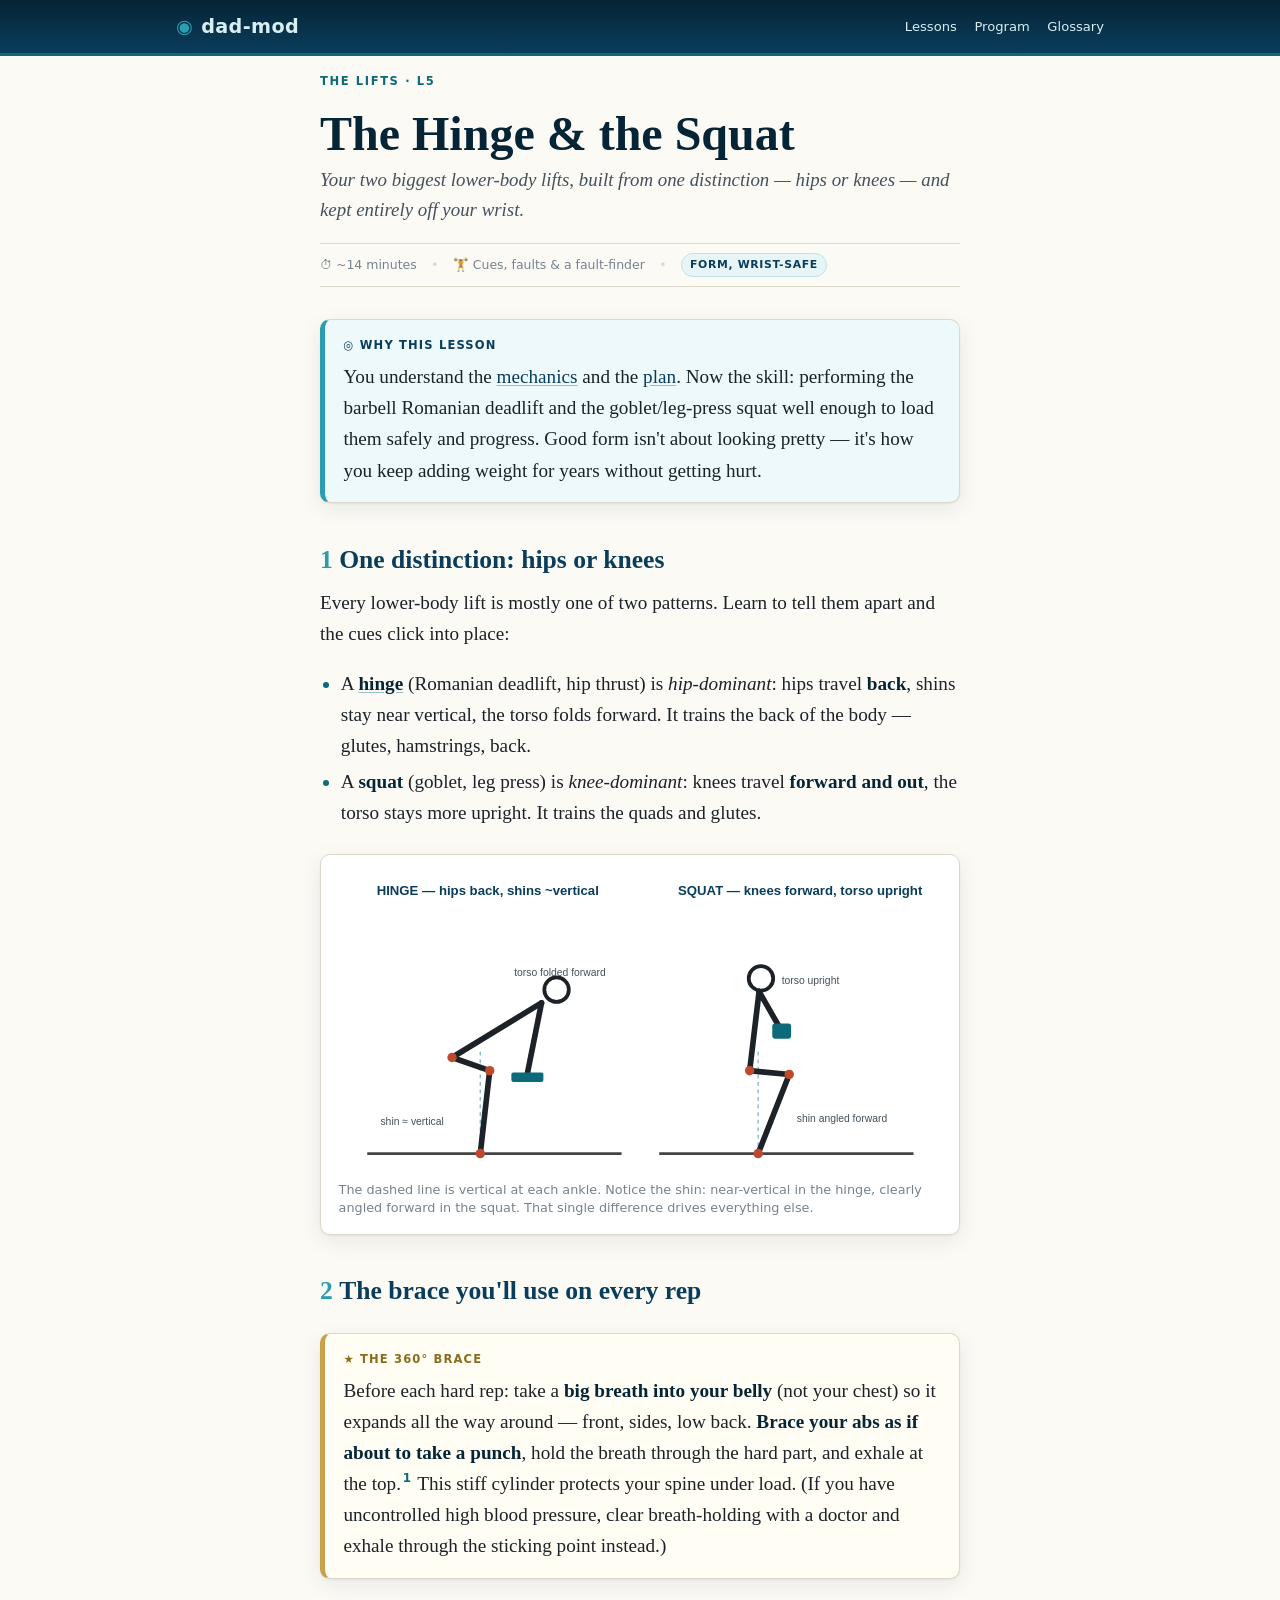
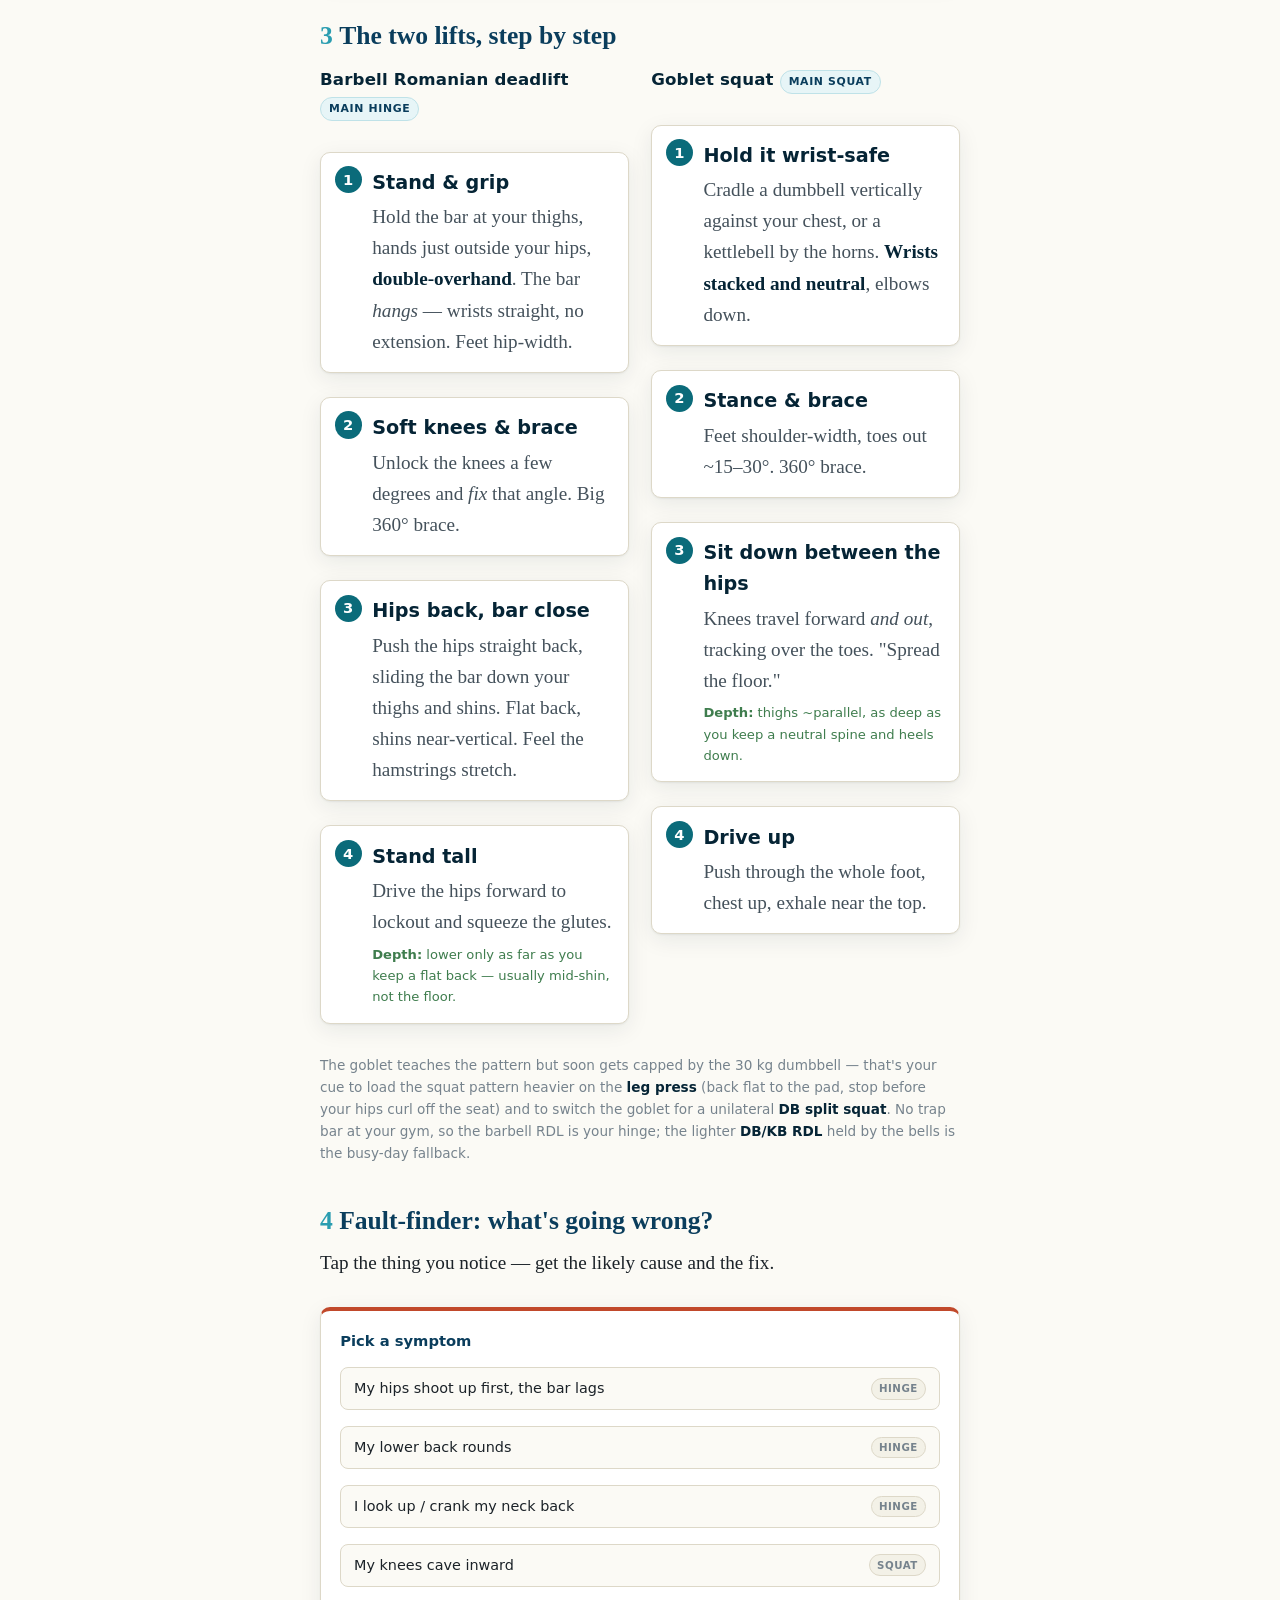
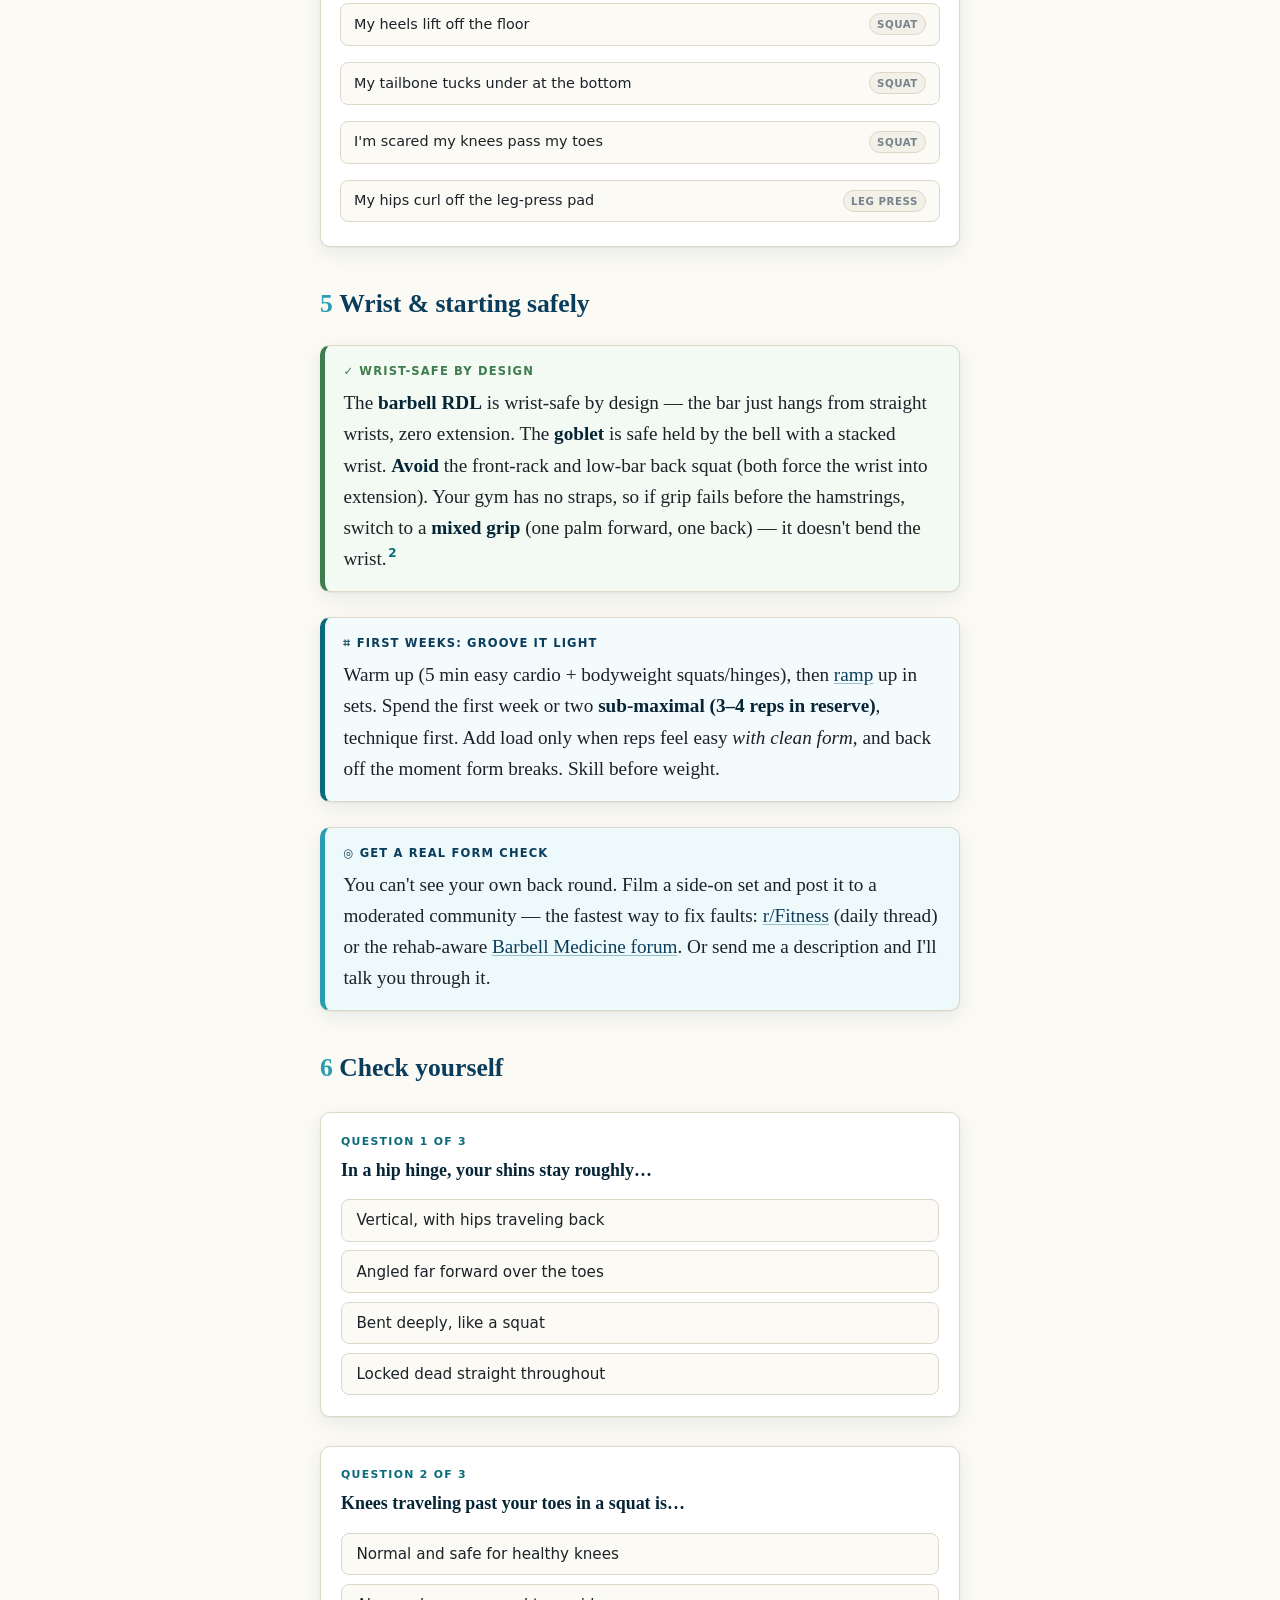
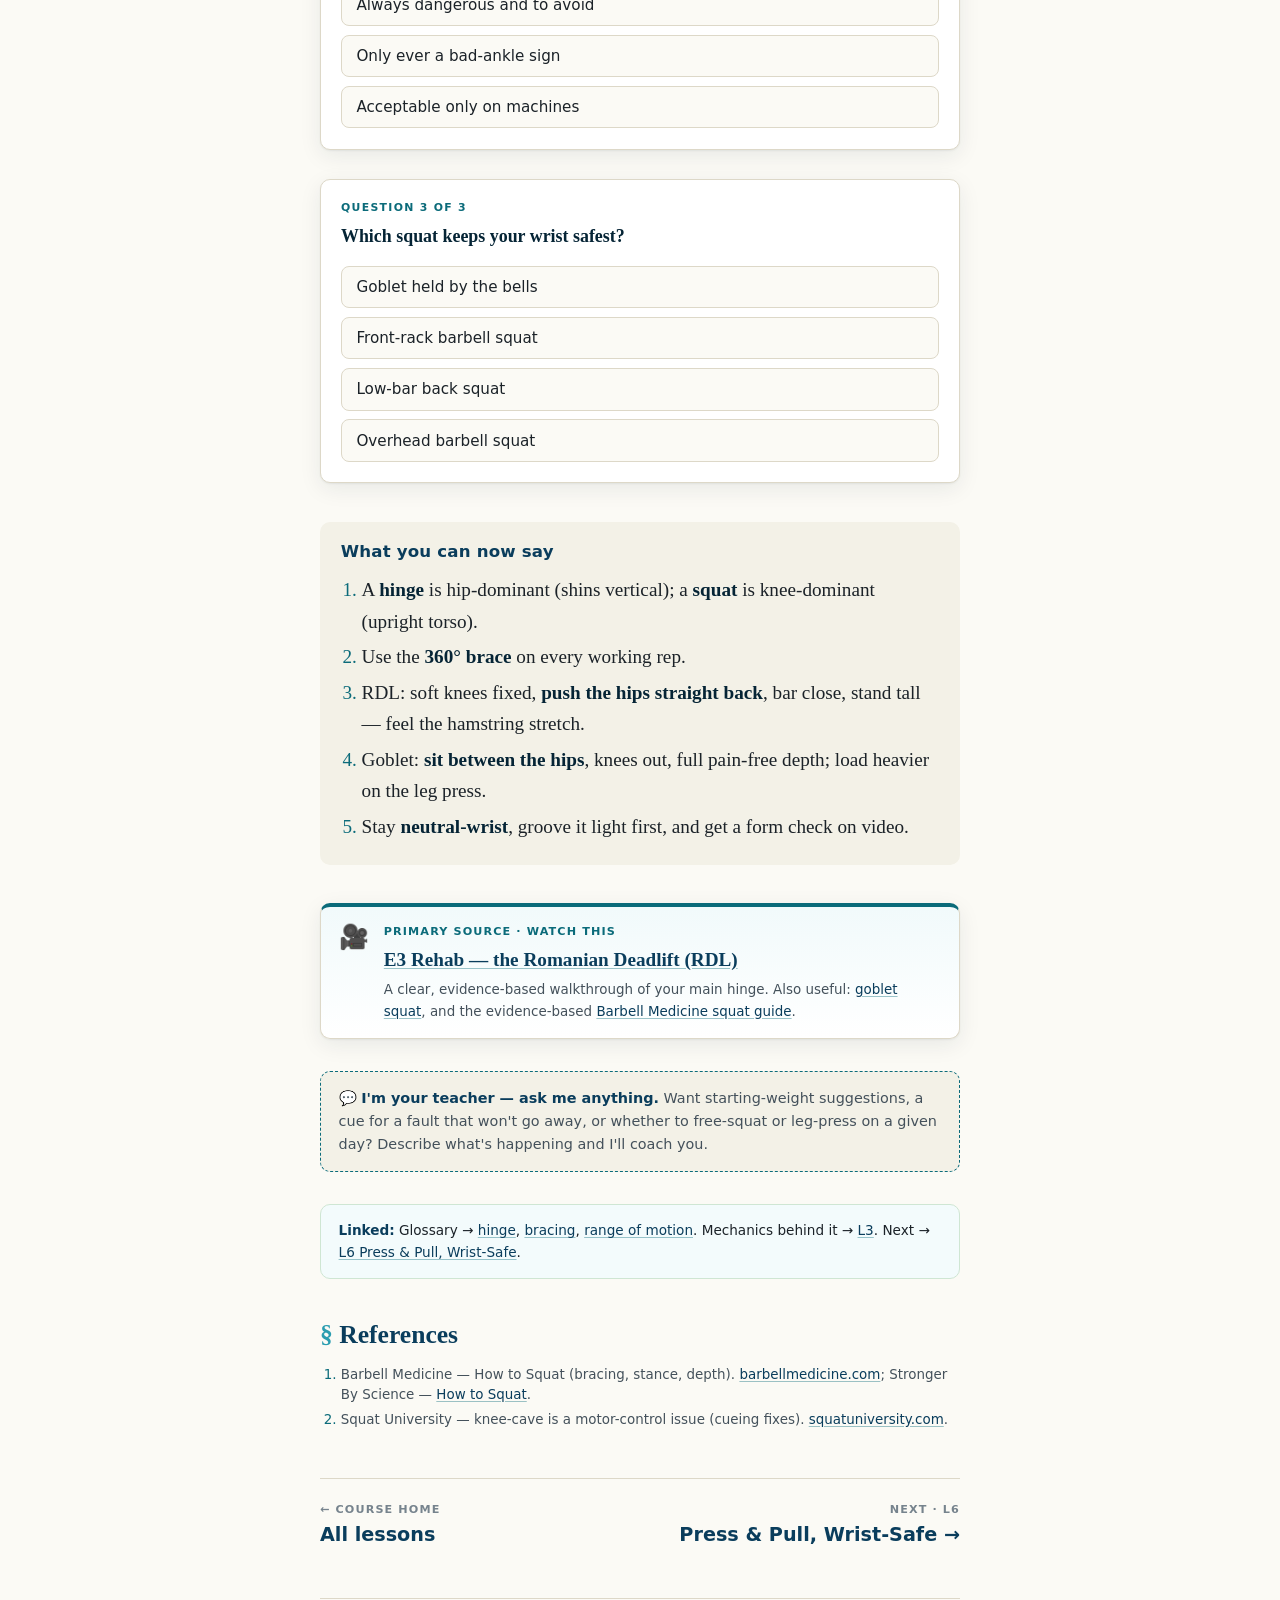
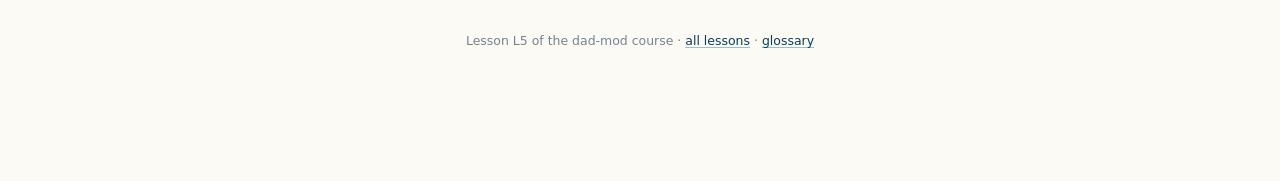
<file: lessons/0008-hinge-and-squat.html>
<!DOCTYPE html>
<html lang="en">
<head>
<meta charset="utf-8">
<meta name="viewport" content="width=device-width, initial-scale=1">
<title>L5 · The Hinge &amp; the Squat</title>
<link rel="stylesheet" href="../assets/styles.css">
<script defer src="../assets/widgets.js"></script>
<style>
  .figpair { background:#fff; border:1px solid var(--rule); border-radius:var(--radius); padding:1rem 1.1rem; margin:1.6rem 0; box-shadow:var(--shadow); }
  .figpair svg { width:100%; height:auto; display:block; }
  .figpair figcaption { font-family:var(--sans); font-size:.8rem; color:var(--ink-faint); margin-top:.5rem; }
  .twocol { display:grid; grid-template-columns:1fr 1fr; gap:1.4rem; }
  @media (max-width:42rem){ .twocol { grid-template-columns:1fr; } }
  .twocol h3 { margin-top:.3rem; }
</style>
</head>
<body>

<header class="topbar">
  <div class="wrap-wide">
    <a class="brand" href="../index.html"><span class="dot">◉</span> dad-mod</a>
    <nav>
      <a href="../index.html">Lessons</a>
      <a href="../reference/program-card.html">Program</a>
      <a href="../reference/glossary.html">Glossary</a>
    </nav>
  </div>
</header>

<main class="wrap">
  <p class="kicker">The Lifts · L5</p>
  <h1 class="lesson-title">The Hinge &amp; the Squat</h1>
  <p class="lesson-sub">Your two biggest lower-body lifts, built from one distinction — hips or knees — and kept
  entirely off your wrist.</p>
  <div class="lesson-meta">
    <span>⏱ ~14 minutes</span><span class="sep">•</span>
    <span>🏋 Cues, faults &amp; a fault-finder</span><span class="sep">•</span>
    <span class="tag ocean">Form, wrist-safe</span>
  </div>

  <div class="callout mission">
    <div class="callout-label">◎ Why this lesson</div>
    <p>You understand the <a href="0003-levers-tension-wrist.html">mechanics</a> and the
    <a href="../reference/program-card.html">plan</a>. Now the skill: performing the barbell Romanian deadlift and the
    goblet/leg-press squat well enough to load them safely and progress. Good form isn't about looking pretty —
    it's how you keep adding weight for years without getting hurt.</p>
  </div>

  <!-- ===== 1. HINGE VS SQUAT ===== -->
  <h2><span class="num">1</span>One distinction: hips or knees</h2>
  <p>Every lower-body lift is mostly one of two patterns. Learn to tell them apart and the cues click into place:</p>
  <ul>
    <li>A <a href="../reference/glossary.html#hinge"><strong>hinge</strong></a> (Romanian deadlift, hip
    thrust) is <em>hip-dominant</em>: hips travel <strong>back</strong>, shins stay near vertical, the torso folds
    forward. It trains the back of the body — glutes, hamstrings, back.</li>
    <li>A <strong>squat</strong> (goblet, leg press) is <em>knee-dominant</em>: knees travel <strong>forward and
    out</strong>, the torso stays more upright. It trains the quads and glutes.</li>
  </ul>

  <figure class="figpair">
    <svg viewBox="0 0 640 320" role="img" aria-label="Side-view stick figures comparing a hip hinge (shins vertical, hips back, torso folded) with a squat (knees forward, torso upright).">
      <defs></defs>
      <!-- HINGE -->
      <text x="40" y="26" font-family="sans-serif" font-size="14" font-weight="700" fill="#0a3d5c">HINGE — hips back, shins ~vertical</text>
      <line x1="30" y1="300" x2="300" y2="300" stroke="#444" stroke-width="3"/>
      <line x1="150" y1="300" x2="150" y2="190" stroke="#8fb9c6" stroke-width="1.5" stroke-dasharray="4 4"/>
      <line x1="150" y1="300" x2="160" y2="212" stroke="#1d2228" stroke-width="6" stroke-linecap="round"/>
      <line x1="160" y1="212" x2="120" y2="198" stroke="#1d2228" stroke-width="6" stroke-linecap="round"/>
      <line x1="120" y1="198" x2="215" y2="140" stroke="#1d2228" stroke-width="6" stroke-linecap="round"/>
      <circle cx="231" cy="126" r="13" fill="#fff" stroke="#1d2228" stroke-width="4"/>
      <line x1="215" y1="140" x2="200" y2="215" stroke="#1d2228" stroke-width="6" stroke-linecap="round"/>
      <rect x="183" y="214" width="34" height="10" rx="2" fill="#0b6b7a"/>
      <circle cx="150" cy="300" r="5" fill="#c1492b"/><circle cx="160" cy="212" r="5" fill="#c1492b"/><circle cx="120" cy="198" r="5" fill="#c1492b"/>
      <text x="44" y="270" font-family="sans-serif" font-size="11" fill="#44515b">shin ≈ vertical</text>
      <text x="186" y="112" font-family="sans-serif" font-size="11" fill="#44515b">torso folded forward</text>
      <!-- SQUAT -->
      <text x="360" y="26" font-family="sans-serif" font-size="14" font-weight="700" fill="#0a3d5c">SQUAT — knees forward, torso upright</text>
      <line x1="340" y1="300" x2="610" y2="300" stroke="#444" stroke-width="3"/>
      <line x1="445" y1="300" x2="445" y2="190" stroke="#8fb9c6" stroke-width="1.5" stroke-dasharray="4 4"/>
      <line x1="445" y1="300" x2="478" y2="216" stroke="#1d2228" stroke-width="6" stroke-linecap="round"/>
      <line x1="478" y1="216" x2="436" y2="212" stroke="#1d2228" stroke-width="6" stroke-linecap="round"/>
      <line x1="436" y1="212" x2="446" y2="128" stroke="#1d2228" stroke-width="6" stroke-linecap="round"/>
      <circle cx="448" cy="114" r="13" fill="#fff" stroke="#1d2228" stroke-width="4"/>
      <line x1="446" y1="128" x2="470" y2="170" stroke="#1d2228" stroke-width="6" stroke-linecap="round"/>
      <rect x="460" y="162" width="20" height="16" rx="3" fill="#0b6b7a"/>
      <circle cx="445" cy="300" r="5" fill="#c1492b"/><circle cx="478" cy="216" r="5" fill="#c1492b"/><circle cx="436" cy="212" r="5" fill="#c1492b"/>
      <text x="486" y="266" font-family="sans-serif" font-size="11" fill="#44515b">shin angled forward</text>
      <text x="470" y="120" font-family="sans-serif" font-size="11" fill="#44515b">torso upright</text>
    </svg>
    <figcaption>The dashed line is vertical at each ankle. Notice the shin: near-vertical in the hinge, clearly
    angled forward in the squat. That single difference drives everything else.</figcaption>
  </figure>

  <!-- ===== 2. BRACE ===== -->
  <h2><span class="num">2</span>The brace you'll use on every rep</h2>
  <div class="callout key">
    <div class="callout-label">★ The 360° brace</div>
    <p>Before each hard rep: take a <strong>big breath into your belly</strong> (not your chest) so it expands all
    the way around — front, sides, low back. <strong>Brace your abs as if about to take a punch</strong>, hold the
    breath through the hard part, and exhale at the top.<span class="cite"><a href="#r1">1</a></span> This stiff
    cylinder protects your spine under load. (If you have uncontrolled high blood pressure, clear breath-holding
    with a doctor and exhale through the sticking point instead.)</p>
  </div>

  <!-- ===== 3. THE LIFTS ===== -->
  <h2><span class="num">3</span>The two lifts, step by step</h2>

  <div class="twocol">
    <div>
      <h3>Barbell Romanian deadlift <span class="tag ocean">main hinge</span></h3>
      <ol class="steps">
        <li><div class="step-title">Stand &amp; grip</div><div class="step-detail">Hold the bar at your thighs, hands just outside your hips, <strong>double-overhand</strong>. The bar <em>hangs</em> — wrists straight, no extension. Feet hip-width.</div></li>
        <li><div class="step-title">Soft knees &amp; brace</div><div class="step-detail">Unlock the knees a few degrees and <em>fix</em> that angle. Big 360° brace.</div></li>
        <li><div class="step-title">Hips back, bar close</div><div class="step-detail">Push the hips straight back, sliding the bar down your thighs and shins. Flat back, shins near-vertical. Feel the hamstrings stretch.</div></li>
        <li><div class="step-title">Stand tall</div><div class="step-detail">Drive the hips forward to lockout and squeeze the glutes.</div><div class="step-tip"><b>Depth:</b> lower only as far as you keep a flat back — usually mid-shin, not the floor.</div></li>
      </ol>
    </div>
    <div>
      <h3>Goblet squat <span class="tag ocean">main squat</span></h3>
      <ol class="steps">
        <li><div class="step-title">Hold it wrist-safe</div><div class="step-detail">Cradle a dumbbell vertically against your chest, or a kettlebell by the horns. <strong>Wrists stacked and neutral</strong>, elbows down.</div></li>
        <li><div class="step-title">Stance &amp; brace</div><div class="step-detail">Feet shoulder-width, toes out ~15–30°. 360° brace.</div></li>
        <li><div class="step-title">Sit down between the hips</div><div class="step-detail">Knees travel forward <em>and out</em>, tracking over the toes. "Spread the floor."</div><div class="step-tip"><b>Depth:</b> thighs ~parallel, as deep as you keep a neutral spine and heels down.</div></li>
        <li><div class="step-title">Drive up</div><div class="step-detail">Push through the whole foot, chest up, exhale near the top.</div></li>
      </ol>
    </div>
  </div>
  <p class="muted" style="font-family:var(--sans);font-size:.85rem">The goblet teaches the pattern but soon gets
  capped by the 30 kg dumbbell — that's your cue to load the squat pattern heavier on the <strong>leg press</strong>
  (back flat to the pad, stop before your hips curl off the seat) and to switch the goblet for a unilateral
  <strong>DB split squat</strong>. No trap bar at your gym, so the barbell RDL is your hinge; the lighter
  <strong>DB/KB RDL</strong> held by the bells is the busy-day fallback.</p>

  <!-- ===== 4. FAULT FINDER ===== -->
  <h2><span class="num">4</span>Fault-finder: what's going wrong?</h2>
  <p>Tap the thing you notice — get the likely cause and the fix.</p>

  <div class="faultfinder">
    <div class="ff-q">Pick a symptom</div>
    <ul class="ff-list">
      <li class="ff-item" data-cause="Hips were set too low at the start (you squatted it), so the legs can't drive — or you lost the brace." data-fix="Set the hips HIGHER — it's a hinge, not a squat. 'Push the floor away' so hips and chest rise together. Take the slack out first.">My hips shoot up first, the bar lags <span class="ff-tag">Hinge</span></li>
      <li class="ff-item" data-cause="Lost brace, load too heavy, hips set too low, or limited mobility." data-fix="Re-brace 360° before lifting, drop the weight, set a flat neutral back first, and keep the load close to your legs.">My lower back rounds <span class="ff-tag">Hinge</span></li>
      <li class="ff-item" data-cause="The old 'look up to lift up' myth — it cranks the neck into extension." data-fix="Neutral neck: gaze at the floor 6–10 ft ahead and 'pack the chin'. Your head follows your spine.">I look up / crank my neck back <span class="ff-tag">Hinge</span></li>
      <li class="ff-item" data-cause="Under-cued glutes and hip rotators — usually a motor-control issue, not pure weakness." data-fix="'Knees out / spread the floor / screw your feet into the ground.' A light band around the knees gives feedback.">My knees cave inward <span class="ff-tag">Squat</span></li>
      <li class="ff-item" data-cause="Limited ankle mobility or weight pitching forward; stance may be too narrow." data-fix="Sit into the whole foot, widen the stance and turn the toes out, or elevate the heels slightly (small plates).">My heels lift off the floor <span class="ff-tag">Squat</span></li>
      <li class="ff-item" data-cause="Going deeper than your current hip/ankle mobility allows, chasing depth." data-fix="Squat only as deep as you keep a neutral pelvis. Widen stance and toes out; build mobility over time.">My tailbone tucks under at the bottom <span class="ff-tag">Squat</span></li>
      <li class="ff-item" data-cause="The persistent myth that knees-over-toes is dangerous, so you cut depth or shift into a good-morning." data-fix="It's normal and safe for healthy knees — let the knees travel forward so you can stay upright.">I'm scared my knees pass my toes <span class="ff-tag">Squat</span></li>
      <li class="ff-item" data-cause="Going too deep on the leg press, so the low back flexes and the hips curl off the pad." data-fix="Shorten the range — stop before the pelvis tucks off the seat. Keep a soft knee at the top, never slam lockout.">My hips curl off the leg-press pad <span class="ff-tag">Leg press</span></li>
    </ul>
    <div class="ff-panel">
      <div class="ff-cause"></div>
      <div class="ff-fix"></div>
    </div>
  </div>

  <!-- ===== 5. WRIST + SAFETY ===== -->
  <h2><span class="num">5</span>Wrist &amp; starting safely</h2>
  <div class="callout build">
    <div class="callout-label">✓ Wrist-safe by design</div>
    <p>The <strong>barbell RDL</strong> is wrist-safe by design — the bar just hangs from straight wrists, zero
    extension. The <strong>goblet</strong> is safe held by the bell with a stacked wrist. <strong>Avoid</strong> the
    front-rack and low-bar back squat (both force the wrist into extension). Your gym has no straps, so if grip
    fails before the hamstrings, switch to a <strong>mixed grip</strong> (one palm forward, one back) — it doesn't
    bend the wrist.<span class="cite"><a href="#r2">2</a></span></p>
  </div>
  <div class="callout note">
    <div class="callout-label">⌗ First weeks: groove it light</div>
    <p>Warm up (5 min easy cardio + bodyweight squats/hinges), then <a href="0007-sleep-recovery-deficit.html">ramp</a>
    up in sets. Spend the first week or two <strong>sub-maximal (3–4 reps in reserve)</strong>, technique first. Add
    load only when reps feel easy <em>with clean form</em>, and back off the moment form breaks. Skill before
    weight.</p>
  </div>

  <div class="callout mission">
    <div class="callout-label">◎ Get a real form check</div>
    <p>You can't see your own back round. Film a side-on set and post it to a moderated community — the fastest way
    to fix faults: <a href="https://www.reddit.com/r/Fitness/" target="_blank" rel="noopener">r/Fitness</a> (daily
    thread) or the rehab-aware <a href="https://forum.barbellmedicine.com/" target="_blank" rel="noopener">Barbell
    Medicine forum</a>. Or send me a description and I'll talk you through it.</p>
  </div>

  <!-- ===== QUIZ ===== -->
  <h2><span class="num">6</span>Check yourself</h2>

  <div class="quiz" data-explain-right="Hips back, shins vertical." data-explain-wrong="See §1.">
    <div class="q-kicker">Question 1 of 3</div>
    <div class="q-text">In a hip hinge, your shins stay roughly…</div>
    <div class="q-options">
      <button class="opt" data-correct data-feedback="Right — a hinge keeps the shins near-vertical while the hips travel back and the torso folds forward.">Vertical, with hips traveling back</button>
      <button class="opt" data-feedback="That's a squat — knees and shins travel forward. A hinge keeps shins vertical.">Angled far forward over the toes</button>
      <button class="opt" data-feedback="A hinge has only a slight knee bend; deep knee bend is the squat.">Bent deeply, like a squat</button>
      <button class="opt" data-feedback="The knees keep a soft bend in a hinge — not locked rigid.">Locked dead straight throughout</button>
    </div>
    <div class="q-feedback"></div>
  </div>

  <div class="quiz" data-explain-right="Normal and safe." data-explain-wrong="See the fault-finder.">
    <div class="q-kicker">Question 2 of 3</div>
    <div class="q-text">Knees traveling past your toes in a squat is…</div>
    <div class="q-options">
      <button class="opt" data-correct data-feedback="Correct — for healthy knees it's normal and necessary to stay upright. Don't cut depth to avoid it.">Normal and safe for healthy knees</button>
      <button class="opt" data-feedback="That's the myth. For healthy knees, knees-over-toes is fine and often required.">Always dangerous and to avoid</button>
      <button class="opt" data-feedback="Ankle mobility affects it, but knees passing toes is normal, not a fault by itself.">Only ever a bad-ankle sign</button>
      <button class="opt" data-feedback="It's fine in free squats too — the knees should travel over the toes.">Acceptable only on machines</button>
    </div>
    <div class="q-feedback"></div>
  </div>

  <div class="quiz" data-explain-right="Neutral, by the bells." data-explain-wrong="See §5.">
    <div class="q-kicker">Question 3 of 3</div>
    <div class="q-text">Which squat keeps your wrist safest?</div>
    <div class="q-options">
      <button class="opt" data-correct data-feedback="Yes — held by the bell with a stacked wrist, the goblet keeps the wrist neutral. Front-rack and low-bar force extension.">Goblet held by the bells</button>
      <button class="opt" data-feedback="The front rack forces loaded wrist extension — exactly what to avoid.">Front-rack barbell squat</button>
      <button class="opt" data-feedback="Low-bar loads the wrist supporting the bar in extension — avoid it.">Low-bar back squat</button>
      <button class="opt" data-feedback="Overhead holding extends and loads the wrist — not for you.">Overhead barbell squat</button>
    </div>
    <div class="q-feedback"></div>
  </div>

  <div class="recap">
    <h3>What you can now say</h3>
    <ol>
      <li>A <strong>hinge</strong> is hip-dominant (shins vertical); a <strong>squat</strong> is knee-dominant (upright torso).</li>
      <li>Use the <strong>360° brace</strong> on every working rep.</li>
      <li>RDL: soft knees fixed, <strong>push the hips straight back</strong>, bar close, stand tall — feel the hamstring stretch.</li>
      <li>Goblet: <strong>sit between the hips</strong>, knees out, full pain-free depth; load heavier on the leg press.</li>
      <li>Stay <strong>neutral-wrist</strong>, groove it light first, and get a form check on video.</li>
    </ol>
  </div>

  <div class="sourcebox">
    <div class="icon">🎥</div>
    <div>
      <div class="label">Primary source · watch this</div>
      <div class="title"><a href="https://www.youtube.com/watch?v=uhghy9pFIPY" target="_blank" rel="noopener">E3 Rehab — the Romanian Deadlift (RDL)</a></div>
      <div class="desc">A clear, evidence-based walkthrough of your main hinge. Also useful:
      <a href="https://www.youtube.com/watch?v=MeIiIdhvXT4" target="_blank" rel="noopener">goblet squat</a>, and
      the evidence-based <a href="https://www.barbellmedicine.com/blog/how-to-squat/" target="_blank" rel="noopener">Barbell Medicine squat guide</a>.</div>
    </div>
  </div>

  <div class="ask-teacher">
    💬 <b>I'm your teacher — ask me anything.</b> Want starting-weight suggestions, a cue for a fault that won't go
    away, or whether to free-squat or leg-press on a given day? Describe what's happening and I'll coach you.</div>

  <div class="crosslinks">
    <b>Linked:</b> Glossary →
    <a href="../reference/glossary.html#hinge">hinge</a>,
    <a href="../reference/glossary.html#bracing">bracing</a>,
    <a href="../reference/glossary.html#range-of-motion">range of motion</a>.
    Mechanics behind it → <a href="0003-levers-tension-wrist.html">L3</a>. Next → <a href="0009-press-and-pull.html">L6 Press &amp; Pull, Wrist-Safe</a>.
  </div>

  <h2 id="refs"><span class="num">§</span>References</h2>
  <ol style="font-family:var(--sans);font-size:.84rem;color:var(--ink-soft);line-height:1.5">
    <li id="r1">Barbell Medicine — How to Squat (bracing, stance, depth). <a href="https://www.barbellmedicine.com/blog/how-to-squat/" target="_blank" rel="noopener">barbellmedicine.com</a>; Stronger By Science — <a href="https://www.strongerbyscience.com/how-to-squat/" target="_blank" rel="noopener">How to Squat</a>.</li>
    <li id="r2">Squat University — knee-cave is a motor-control issue (cueing fixes). <a href="https://squatuniversity.com/2017/07/20/how-to-fix-knee-cave/" target="_blank" rel="noopener">squatuniversity.com</a>.</li>
  </ol>

  <nav class="lesson-nav">
    <a href="../index.html">
      <div class="dir">← Course home</div>
      <div class="ttl">All lessons</div>
    </a>
    <a class="next" href="0009-press-and-pull.html">
      <div class="dir">Next · L6</div>
      <div class="ttl">Press &amp; Pull, Wrist-Safe →</div>
    </a>
  </nav>

  <p class="pagefoot">Lesson L5 of the dad-mod course ·
  <a href="../index.html">all lessons</a> ·
  <a href="../reference/glossary.html">glossary</a></p>
</main>
</body>
</html>
</file>
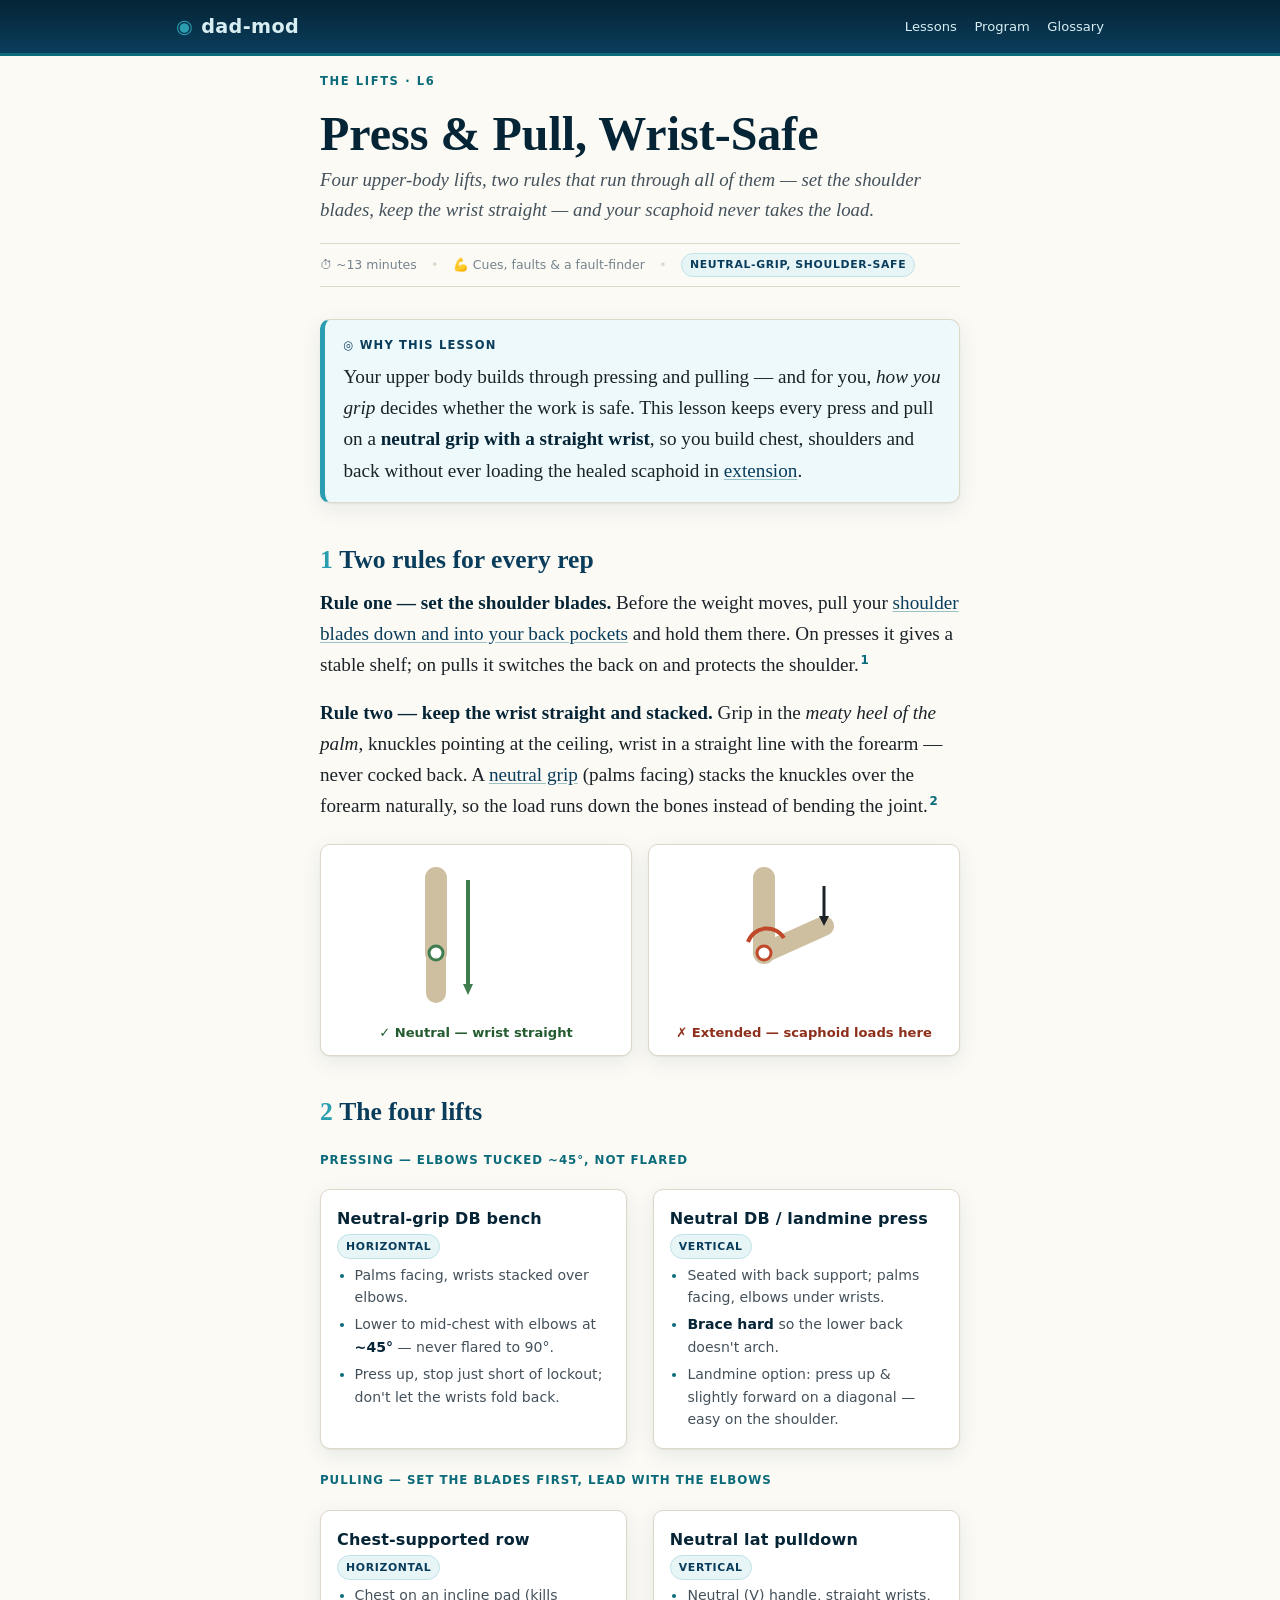
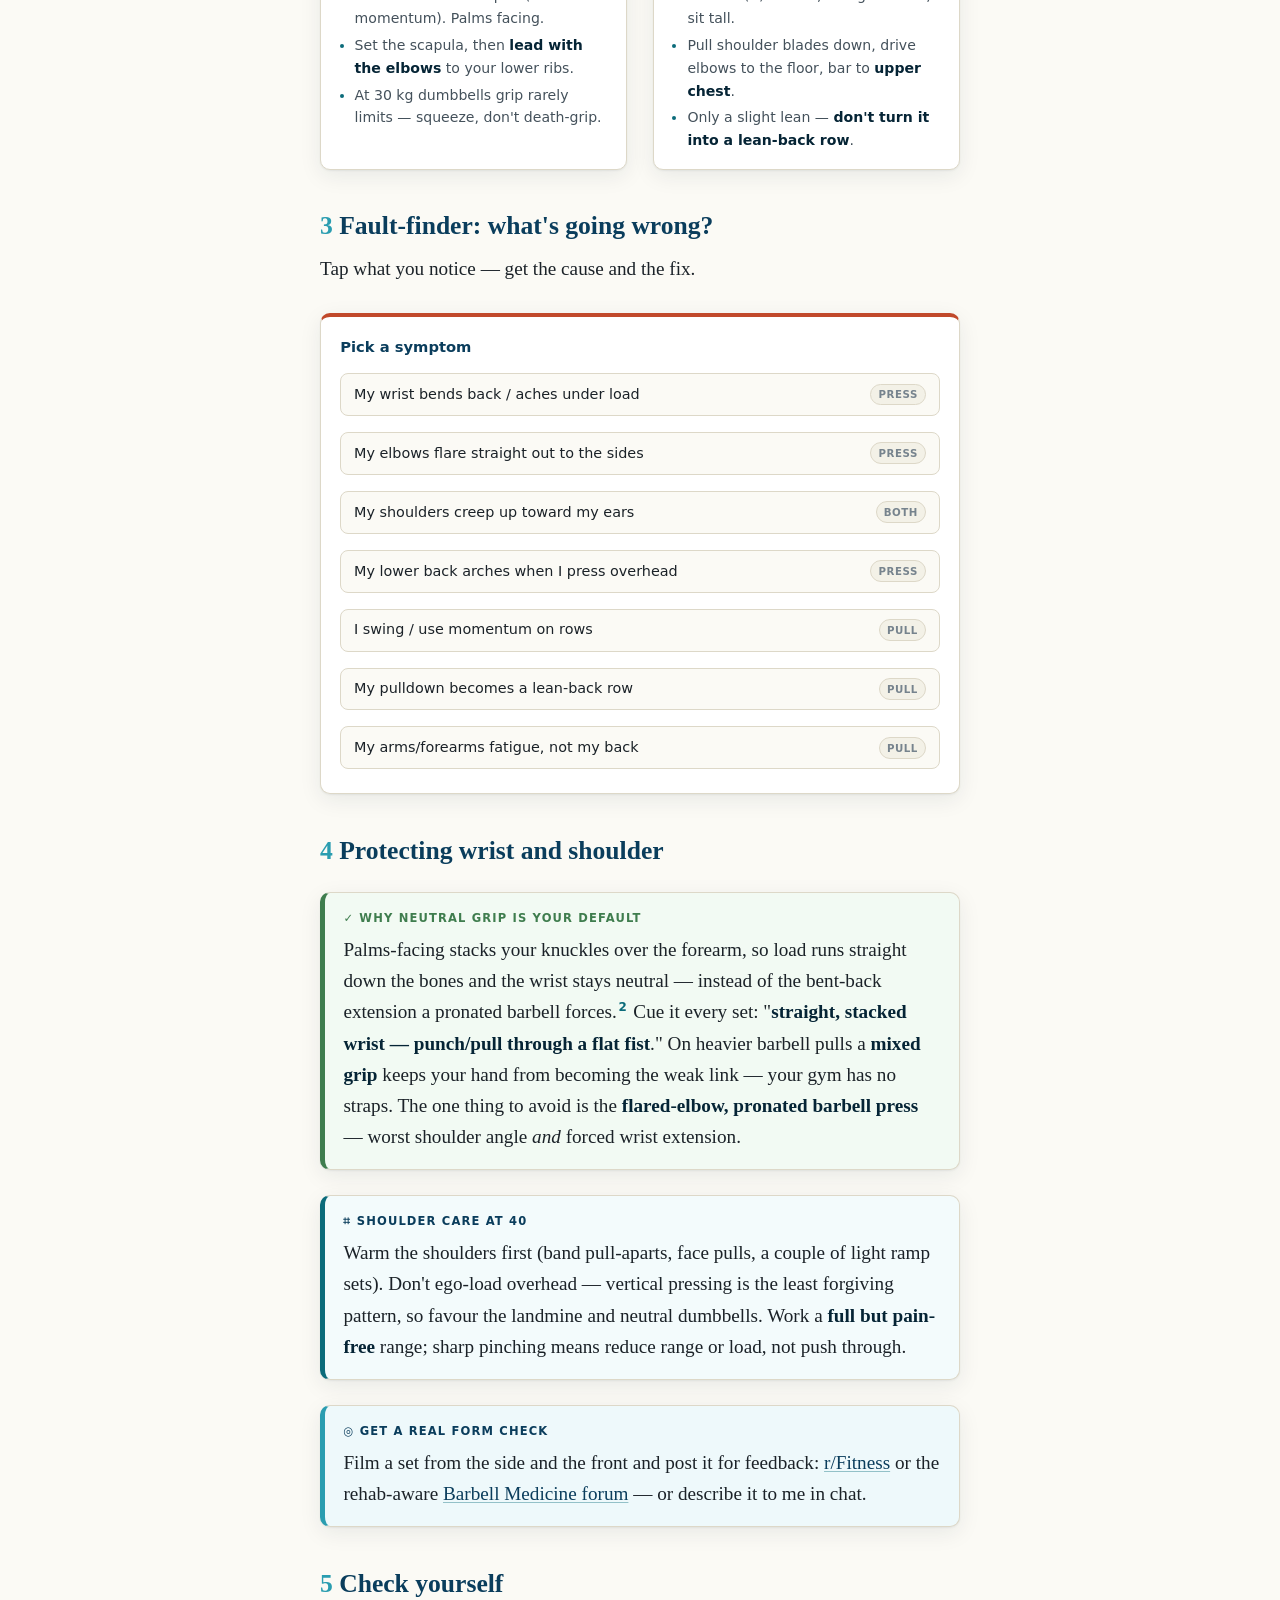
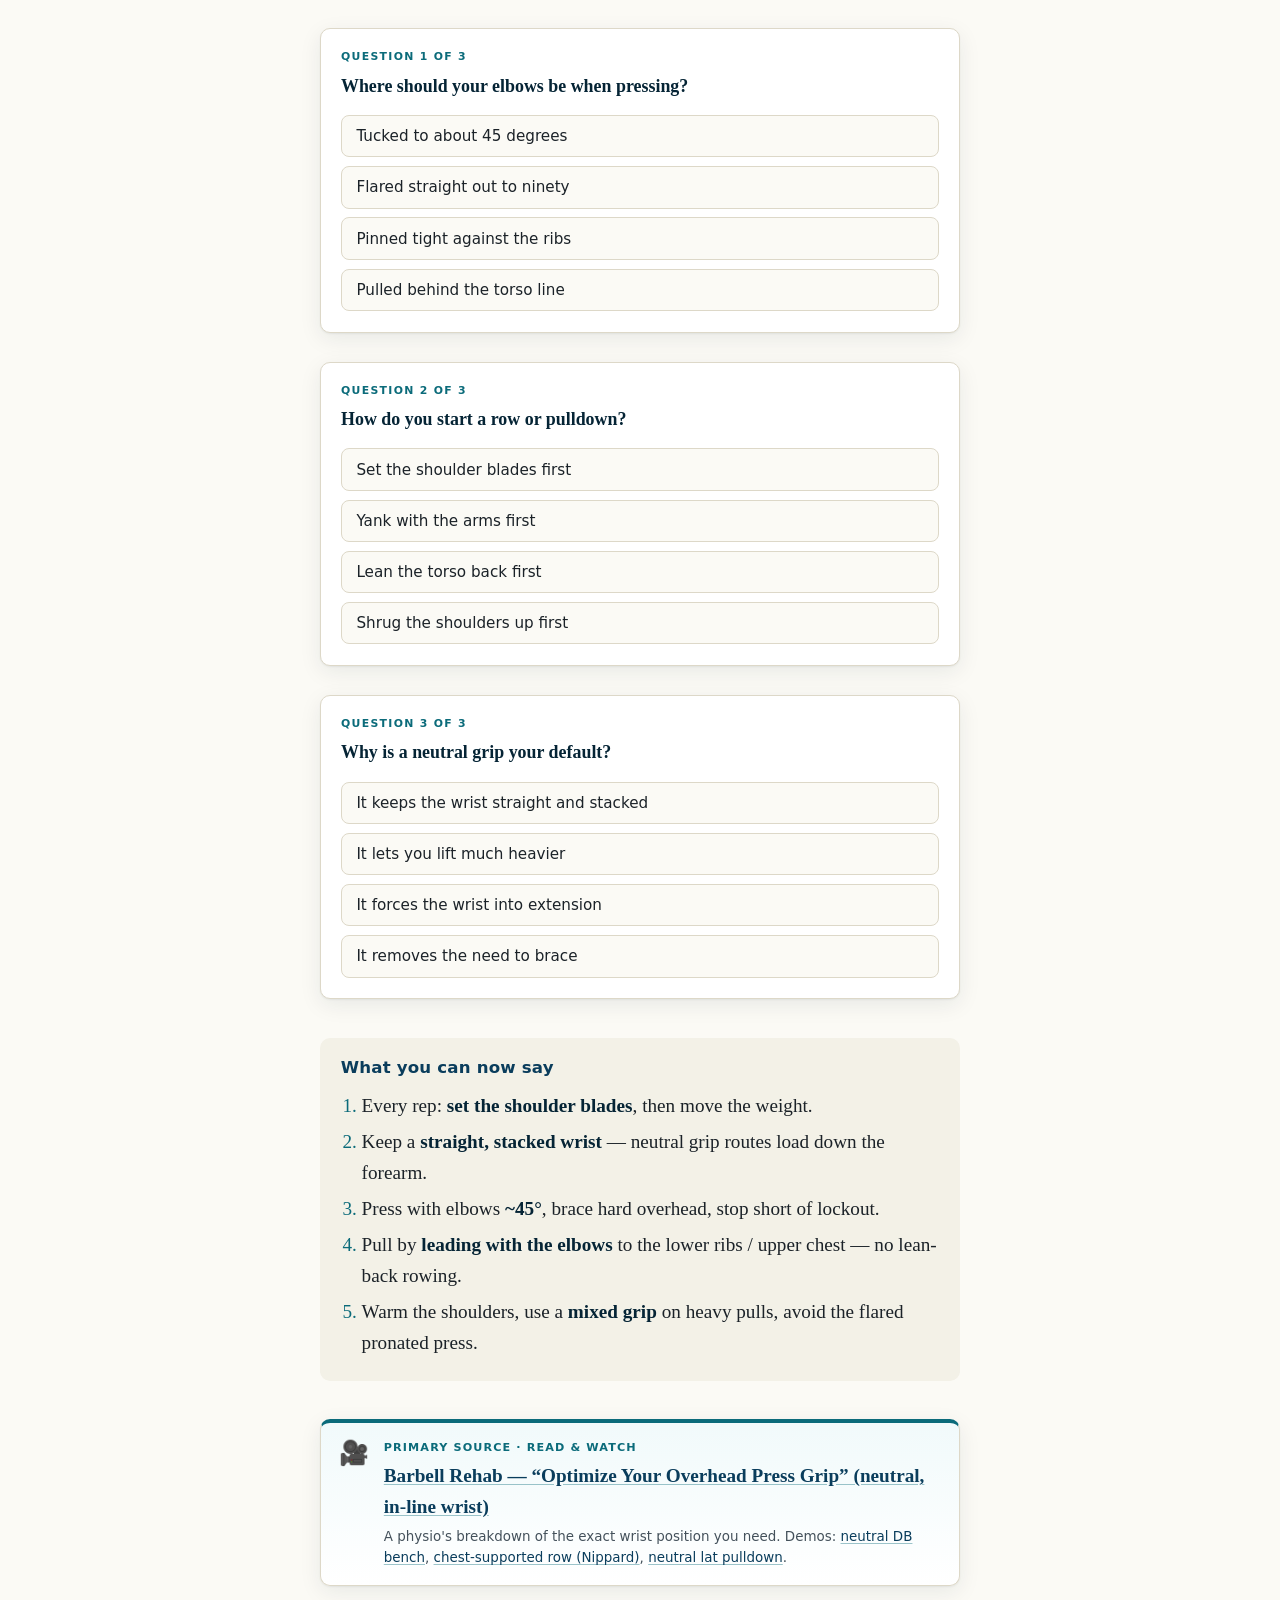
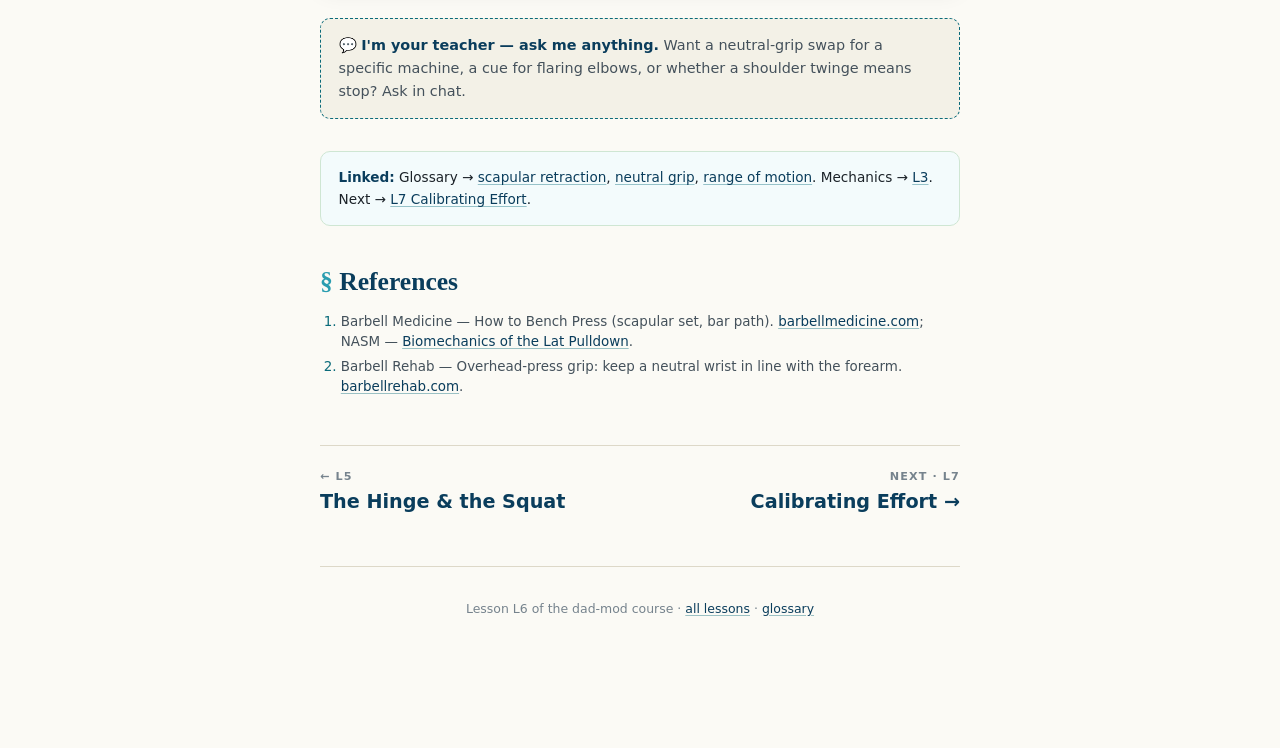
<file: lessons/0009-press-and-pull.html>
<!DOCTYPE html>
<html lang="en">
<head>
<meta charset="utf-8">
<meta name="viewport" content="width=device-width, initial-scale=1">
<title>L6 · Press &amp; Pull, Wrist-Safe</title>
<link rel="stylesheet" href="../assets/styles.css">
<script defer src="../assets/widgets.js"></script>
<style>
  .wristmini { display:grid; grid-template-columns:1fr 1fr; gap:1rem; margin:1.4rem 0; }
  @media (max-width:34rem){ .wristmini { grid-template-columns:1fr; } }
  .wristmini figure { margin:0; background:#fff; border:1px solid var(--rule); border-radius:var(--radius); padding:.8rem; box-shadow:var(--shadow); text-align:center; }
  .wristmini svg { width:100%; max-width:200px; height:auto; }
  .wristmini figcaption { font-family:var(--sans); font-size:.82rem; margin-top:.4rem; font-weight:600; }
  .wristmini .good { color:#245c30; } .wristmini .bad { color:#8d2f1a; }
  .moves { display:grid; grid-template-columns:1fr 1fr; gap:1.3rem 1.6rem; margin:1.2rem 0; }
  @media (max-width:42rem){ .moves { grid-template-columns:1fr; } }
  .moves h3 { font-size:1rem; margin:.2rem 0 .3rem; color:var(--abyss); }
  .moves .mv { background:#fff; border:1px solid var(--rule); border-radius:var(--radius); padding:.8rem 1rem; box-shadow:var(--shadow); }
  .moves .mv ul { margin:.3rem 0 0; padding-left:1.1rem; font-family:var(--sans); font-size:.88rem; color:var(--ink-soft); }
  .moves .mv li { margin:.25rem 0; }
  .grouphead { font-family:var(--sans); font-weight:800; font-size:.74rem; letter-spacing:.08em; text-transform:uppercase; color:var(--ocean); margin:1.4rem 0 .2rem; }
</style>
</head>
<body>

<header class="topbar">
  <div class="wrap-wide">
    <a class="brand" href="../index.html"><span class="dot">◉</span> dad-mod</a>
    <nav>
      <a href="../index.html">Lessons</a>
      <a href="../reference/program-card.html">Program</a>
      <a href="../reference/glossary.html">Glossary</a>
    </nav>
  </div>
</header>

<main class="wrap">
  <p class="kicker">The Lifts · L6</p>
  <h1 class="lesson-title">Press &amp; Pull, Wrist-Safe</h1>
  <p class="lesson-sub">Four upper-body lifts, two rules that run through all of them — set the shoulder blades,
  keep the wrist straight — and your scaphoid never takes the load.</p>
  <div class="lesson-meta">
    <span>⏱ ~13 minutes</span><span class="sep">•</span>
    <span>💪 Cues, faults &amp; a fault-finder</span><span class="sep">•</span>
    <span class="tag ocean">Neutral-grip, shoulder-safe</span>
  </div>

  <div class="callout mission">
    <div class="callout-label">◎ Why this lesson</div>
    <p>Your upper body builds through pressing and pulling — and for you, <em>how you grip</em> decides whether the
    work is safe. This lesson keeps every press and pull on a <strong>neutral grip with a straight wrist</strong>,
    so you build chest, shoulders and back without ever loading the healed scaphoid in
    <a href="0003-levers-tension-wrist.html">extension</a>.</p>
  </div>

  <!-- ===== 1. TWO RULES ===== -->
  <h2><span class="num">1</span>Two rules for every rep</h2>
  <p><strong>Rule one — set the shoulder blades.</strong> Before the weight moves, pull your
  <a href="../reference/glossary.html#scapular-retraction">shoulder blades down and into your back pockets</a> and
  hold them there. On presses it gives a stable shelf; on pulls it switches the back on and protects the
  shoulder.<span class="cite"><a href="#r1">1</a></span></p>
  <p><strong>Rule two — keep the wrist straight and stacked.</strong> Grip in the <em>meaty heel of the palm</em>,
  knuckles pointing at the ceiling, wrist in a straight line with the forearm — never cocked back. A
  <a href="../reference/glossary.html#neutral-grip">neutral grip</a> (palms facing) stacks the knuckles over the
  forearm naturally, so the load runs down the bones instead of bending the
  joint.<span class="cite"><a href="#r2">2</a></span></p>

  <div class="wristmini">
    <figure>
      <svg viewBox="0 0 200 150" role="img" aria-label="A straight, neutral wrist with load running down the forearm.">
        <line x1="60" y1="20" x2="60" y2="95" stroke="#cdbf9f" stroke-width="22" stroke-linecap="round"/>
        <line x1="60" y1="95" x2="60" y2="135" stroke="#cdbf9f" stroke-width="20" stroke-linecap="round"/>
        <circle cx="60" cy="95" r="7" fill="#fff" stroke="#3f7d4e" stroke-width="3"/>
        <line x1="92" y1="22" x2="92" y2="128" stroke="#3f7d4e" stroke-width="4"/>
        <path d="M87 126 L97 126 L92 137 Z" fill="#3f7d4e"/>
      </svg>
      <figcaption class="good">✓ Neutral — wrist straight</figcaption>
    </figure>
    <figure>
      <svg viewBox="0 0 200 150" role="img" aria-label="A wrist bent back into extension under load.">
        <line x1="60" y1="20" x2="60" y2="95" stroke="#cdbf9f" stroke-width="22" stroke-linecap="round"/>
        <line x1="60" y1="95" x2="120" y2="68" stroke="#cdbf9f" stroke-width="20" stroke-linecap="round"/>
        <circle cx="60" cy="95" r="7" fill="#fff" stroke="#c1492b" stroke-width="3"/>
        <line x1="120" y1="28" x2="120" y2="62" stroke="#1d2228" stroke-width="3"/>
        <path d="M115 58 L125 58 L120 68 Z" fill="#1d2228"/>
        <path d="M44 84 A20 20 0 0 1 80 80" fill="none" stroke="#c1492b" stroke-width="4"/>
      </svg>
      <figcaption class="bad">✗ Extended — scaphoid loads here</figcaption>
    </figure>
  </div>

  <!-- ===== 2. THE LIFTS ===== -->
  <h2><span class="num">2</span>The four lifts</h2>

  <p class="grouphead">Pressing — elbows tucked ~45°, not flared</p>
  <div class="moves">
    <div class="mv">
      <h3>Neutral-grip DB bench <span class="tag ocean">horizontal</span></h3>
      <ul>
        <li>Palms facing, wrists stacked over elbows.</li>
        <li>Lower to mid-chest with elbows at <strong>~45°</strong> — never flared to 90°.</li>
        <li>Press up, stop just short of lockout; don't let the wrists fold back.</li>
      </ul>
    </div>
    <div class="mv">
      <h3>Neutral DB / landmine press <span class="tag ocean">vertical</span></h3>
      <ul>
        <li>Seated with back support; palms facing, elbows under wrists.</li>
        <li><strong>Brace hard</strong> so the lower back doesn't arch.</li>
        <li>Landmine option: press up &amp; slightly forward on a diagonal — easy on the shoulder.</li>
      </ul>
    </div>
  </div>

  <p class="grouphead">Pulling — set the blades first, lead with the elbows</p>
  <div class="moves">
    <div class="mv">
      <h3>Chest-supported row <span class="tag ocean">horizontal</span></h3>
      <ul>
        <li>Chest on an incline pad (kills momentum). Palms facing.</li>
        <li>Set the scapula, then <strong>lead with the elbows</strong> to your lower ribs.</li>
        <li>At 30 kg dumbbells grip rarely limits — squeeze, don't death-grip.</li>
      </ul>
    </div>
    <div class="mv">
      <h3>Neutral lat pulldown <span class="tag ocean">vertical</span></h3>
      <ul>
        <li>Neutral (V) handle, straight wrists, sit tall.</li>
        <li>Pull shoulder blades down, drive elbows to the floor, bar to <strong>upper chest</strong>.</li>
        <li>Only a slight lean — <strong>don't turn it into a lean-back row</strong>.</li>
      </ul>
    </div>
  </div>

  <!-- ===== 3. FAULT FINDER ===== -->
  <h2><span class="num">3</span>Fault-finder: what's going wrong?</h2>
  <p>Tap what you notice — get the cause and the fix.</p>

  <div class="faultfinder">
    <div class="ff-q">Pick a symptom</div>
    <ul class="ff-list">
      <li class="ff-item" data-cause="Weight held high in the fingers, a pronated grip, or simply too heavy — forcing the wrist into extension." data-fix="Neutral grip only; grip in the heel of the palm with knuckles stacked over the forearm; lighten the load; add light wrist support.">My wrist bends back / aches under load <span class="ff-tag">Press</span></li>
      <li class="ff-item" data-cause="Copying the flat-bar bench or cueing 'elbows out'." data-fix="Tuck the elbows to about 45° with forearms vertical — 'elbows toward the lats'. This protects the shoulder and keeps the wrist neutral.">My elbows flare straight out to the sides <span class="ff-tag">Press</span></li>
      <li class="ff-item" data-cause="No scapular set; pressing/pulling with the traps; or the load is too heavy." data-fix="Reset 'blades down and into the back pockets' before each rep and keep the shoulders down, away from the ears.">My shoulders creep up toward my ears <span class="ff-tag">Both</span></li>
      <li class="ff-item" data-cause="Weak or absent brace, ego load, or ribs flaring up on the overhead press." data-fix="Ribs down, brace the abs hard, glutes tight, use a back-supported seat — or switch to the landmine press. Lighten the weight.">My lower back arches when I press overhead <span class="ff-tag">Press</span></li>
      <li class="ff-item" data-cause="Weight too heavy and you're pulling with the torso, not the back." data-fix="Use the chest-supported row; pause at the bottom; lead with the elbows; lighten the load until the back does the work.">I swing / use momentum on rows <span class="ff-tag">Pull</span></li>
      <li class="ff-item" data-cause="Too heavy, so you heave the torso back to move the weight." data-fix="Sit tall, cap the lean at 15–30°, drive the elbows down to the upper chest; reduce the weight until the torso stays quiet.">My pulldown becomes a lean-back row <span class="ff-tag">Pull</span></li>
      <li class="ff-item" data-cause="You're not setting the scapula and you're gripping/pulling arms-first." data-fix="Set the shoulder blades first, then lead with the elbows. On barbell pulls a mixed grip keeps grip — not the back — from being the limit; no straps at your gym.">My arms/forearms fatigue, not my back <span class="ff-tag">Pull</span></li>
    </ul>
    <div class="ff-panel">
      <div class="ff-cause"></div>
      <div class="ff-fix"></div>
    </div>
  </div>

  <!-- ===== 4. WRIST + SHOULDER ===== -->
  <h2><span class="num">4</span>Protecting wrist and shoulder</h2>
  <div class="callout build">
    <div class="callout-label">✓ Why neutral grip is your default</div>
    <p>Palms-facing stacks your knuckles over the forearm, so load runs straight down the bones and the wrist stays
    neutral — instead of the bent-back extension a pronated barbell forces.<span class="cite"><a href="#r2">2</a></span>
    Cue it every set: "<strong>straight, stacked wrist — punch/pull through a flat fist</strong>." On heavier
    barbell pulls a <strong>mixed grip</strong> keeps your hand from becoming the weak link — your gym has no straps. The one thing to avoid is the
    <strong>flared-elbow, pronated barbell press</strong> — worst shoulder angle <em>and</em> forced wrist extension.</p>
  </div>
  <div class="callout note">
    <div class="callout-label">⌗ Shoulder care at 40</div>
    <p>Warm the shoulders first (band pull-aparts, face pulls, a couple of light ramp sets). Don't ego-load
    overhead — vertical pressing is the least forgiving pattern, so favour the landmine and neutral dumbbells. Work
    a <strong>full but pain-free</strong> range; sharp pinching means reduce range or load, not push through.</p>
  </div>

  <div class="callout mission">
    <div class="callout-label">◎ Get a real form check</div>
    <p>Film a set from the side and the front and post it for feedback:
    <a href="https://www.reddit.com/r/Fitness/" target="_blank" rel="noopener">r/Fitness</a> or the rehab-aware
    <a href="https://forum.barbellmedicine.com/" target="_blank" rel="noopener">Barbell Medicine forum</a> — or
    describe it to me in chat.</p>
  </div>

  <!-- ===== QUIZ ===== -->
  <h2><span class="num">5</span>Check yourself</h2>

  <div class="quiz" data-explain-right="About 45°." data-explain-wrong="See §2.">
    <div class="q-kicker">Question 1 of 3</div>
    <div class="q-text">Where should your elbows be when pressing?</div>
    <div class="q-options">
      <button class="opt" data-correct data-feedback="Right — tucked to about 45° with forearms vertical. It protects the shoulder and keeps the wrist neutral.">Tucked to about 45 degrees</button>
      <button class="opt" data-feedback="Flaring to 90° is the barbell-style position to avoid — hard on the shoulder and wrist.">Flared straight out to ninety</button>
      <button class="opt" data-feedback="Pinned tight to the ribs over-restricts the press; ~45° is the sweet spot.">Pinned tight against the ribs</button>
      <button class="opt" data-feedback="Elbows behind the torso strains the shoulder; keep them tucked ~45°.">Pulled behind the torso line</button>
    </div>
    <div class="q-feedback"></div>
  </div>

  <div class="quiz" data-explain-right="Blades first." data-explain-wrong="See §2.">
    <div class="q-kicker">Question 2 of 3</div>
    <div class="q-text">How do you start a row or pulldown?</div>
    <div class="q-options">
      <button class="opt" data-correct data-feedback="Correct — set the shoulder blades down and back first, then pull. Every rep starts from the scapula.">Set the shoulder blades first</button>
      <button class="opt" data-feedback="Yanking with the arms skips the back. Set the blades first.">Yank with the arms first</button>
      <button class="opt" data-feedback="Leaning back first turns it into momentum cheating. Set the scapula first.">Lean the torso back first</button>
      <button class="opt" data-feedback="Shrugging up is a fault — start by setting the blades down, not up.">Shrug the shoulders up first</button>
    </div>
    <div class="q-feedback"></div>
  </div>

  <div class="quiz" data-explain-right="Straight, stacked wrist." data-explain-wrong="See §4.">
    <div class="q-kicker">Question 3 of 3</div>
    <div class="q-text">Why is a neutral grip your default?</div>
    <div class="q-options">
      <button class="opt" data-correct data-feedback="Yes — it stacks the knuckles over the forearm, keeping the wrist straight so load runs down the bones, not across the scaphoid.">It keeps the wrist straight and stacked</button>
      <button class="opt" data-feedback="It's not about lifting heavier — it's about protecting the wrist.">It lets you lift much heavier</button>
      <button class="opt" data-feedback="The opposite — neutral grip avoids extension; a pronated bar forces it.">It forces the wrist into extension</button>
      <button class="opt" data-feedback="You still brace every rep; the grip just protects the wrist.">It removes the need to brace</button>
    </div>
    <div class="q-feedback"></div>
  </div>

  <div class="recap">
    <h3>What you can now say</h3>
    <ol>
      <li>Every rep: <strong>set the shoulder blades</strong>, then move the weight.</li>
      <li>Keep a <strong>straight, stacked wrist</strong> — neutral grip routes load down the forearm.</li>
      <li>Press with elbows <strong>~45°</strong>, brace hard overhead, stop short of lockout.</li>
      <li>Pull by <strong>leading with the elbows</strong> to the lower ribs / upper chest — no lean-back rowing.</li>
      <li>Warm the shoulders, use a <strong>mixed grip</strong> on heavy pulls, avoid the flared pronated press.</li>
    </ol>
  </div>

  <div class="sourcebox">
    <div class="icon">🎥</div>
    <div>
      <div class="label">Primary source · read &amp; watch</div>
      <div class="title"><a href="https://barbellrehab.com/overhead-press-grip/" target="_blank" rel="noopener">Barbell Rehab — “Optimize Your Overhead Press Grip” (neutral, in-line wrist)</a></div>
      <div class="desc">A physio's breakdown of the exact wrist position you need. Demos:
      <a href="https://barbend.com/neutral-grip-dumbbell-bench-press/" target="_blank" rel="noopener">neutral DB bench</a>,
      <a href="https://www.youtube.com/shorts/OmlKl6oeeMk" target="_blank" rel="noopener">chest-supported row (Nippard)</a>,
      <a href="https://www.catalystathletics.com/exercise/861/Neutral-Grip-Lat-Pulldown/" target="_blank" rel="noopener">neutral lat pulldown</a>.</div>
    </div>
  </div>

  <div class="ask-teacher">
    💬 <b>I'm your teacher — ask me anything.</b> Want a neutral-grip swap for a specific machine, a cue for flaring
    elbows, or whether a shoulder twinge means stop? Ask in chat.</div>

  <div class="crosslinks">
    <b>Linked:</b> Glossary →
    <a href="../reference/glossary.html#scapular-retraction">scapular retraction</a>,
    <a href="../reference/glossary.html#neutral-grip">neutral grip</a>,
    <a href="../reference/glossary.html#range-of-motion">range of motion</a>.
    Mechanics → <a href="0003-levers-tension-wrist.html">L3</a>. Next → <a href="0010-calibrating-effort.html">L7 Calibrating Effort</a>.
  </div>

  <h2 id="refs"><span class="num">§</span>References</h2>
  <ol style="font-family:var(--sans);font-size:.84rem;color:var(--ink-soft);line-height:1.5">
    <li id="r1">Barbell Medicine — How to Bench Press (scapular set, bar path). <a href="https://www.barbellmedicine.com/blog/how-to-bench-press/" target="_blank" rel="noopener">barbellmedicine.com</a>; NASM — <a href="https://blog.nasm.org/biomechanics-of-the-lat-pulldown" target="_blank" rel="noopener">Biomechanics of the Lat Pulldown</a>.</li>
    <li id="r2">Barbell Rehab — Overhead-press grip: keep a neutral wrist in line with the forearm. <a href="https://barbellrehab.com/overhead-press-grip/" target="_blank" rel="noopener">barbellrehab.com</a>.</li>
  </ol>

  <nav class="lesson-nav">
    <a href="0008-hinge-and-squat.html">
      <div class="dir">← L5</div>
      <div class="ttl">The Hinge &amp; the Squat</div>
    </a>
    <a class="next" href="0010-calibrating-effort.html">
      <div class="dir">Next · L7</div>
      <div class="ttl">Calibrating Effort →</div>
    </a>
  </nav>

  <p class="pagefoot">Lesson L6 of the dad-mod course ·
  <a href="../index.html">all lessons</a> ·
  <a href="../reference/glossary.html">glossary</a></p>
</main>
</body>
</html>
</file>
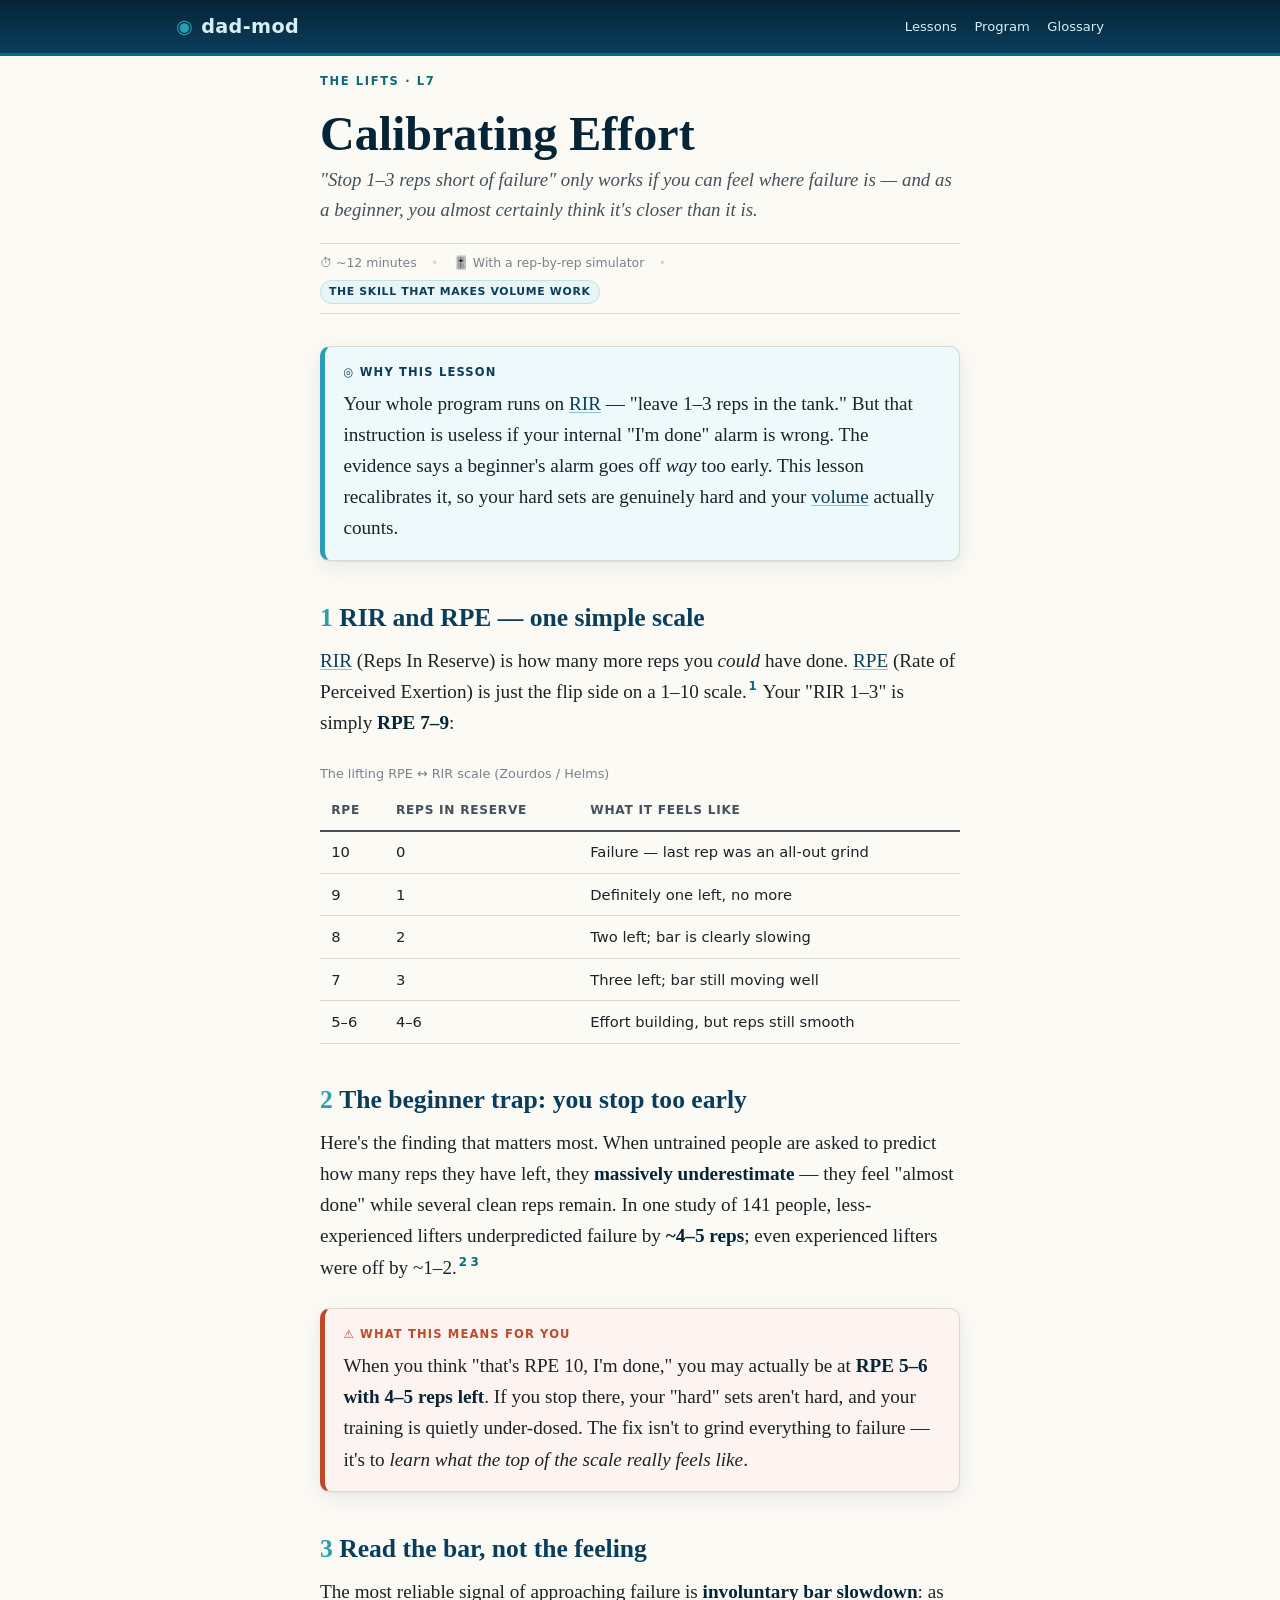
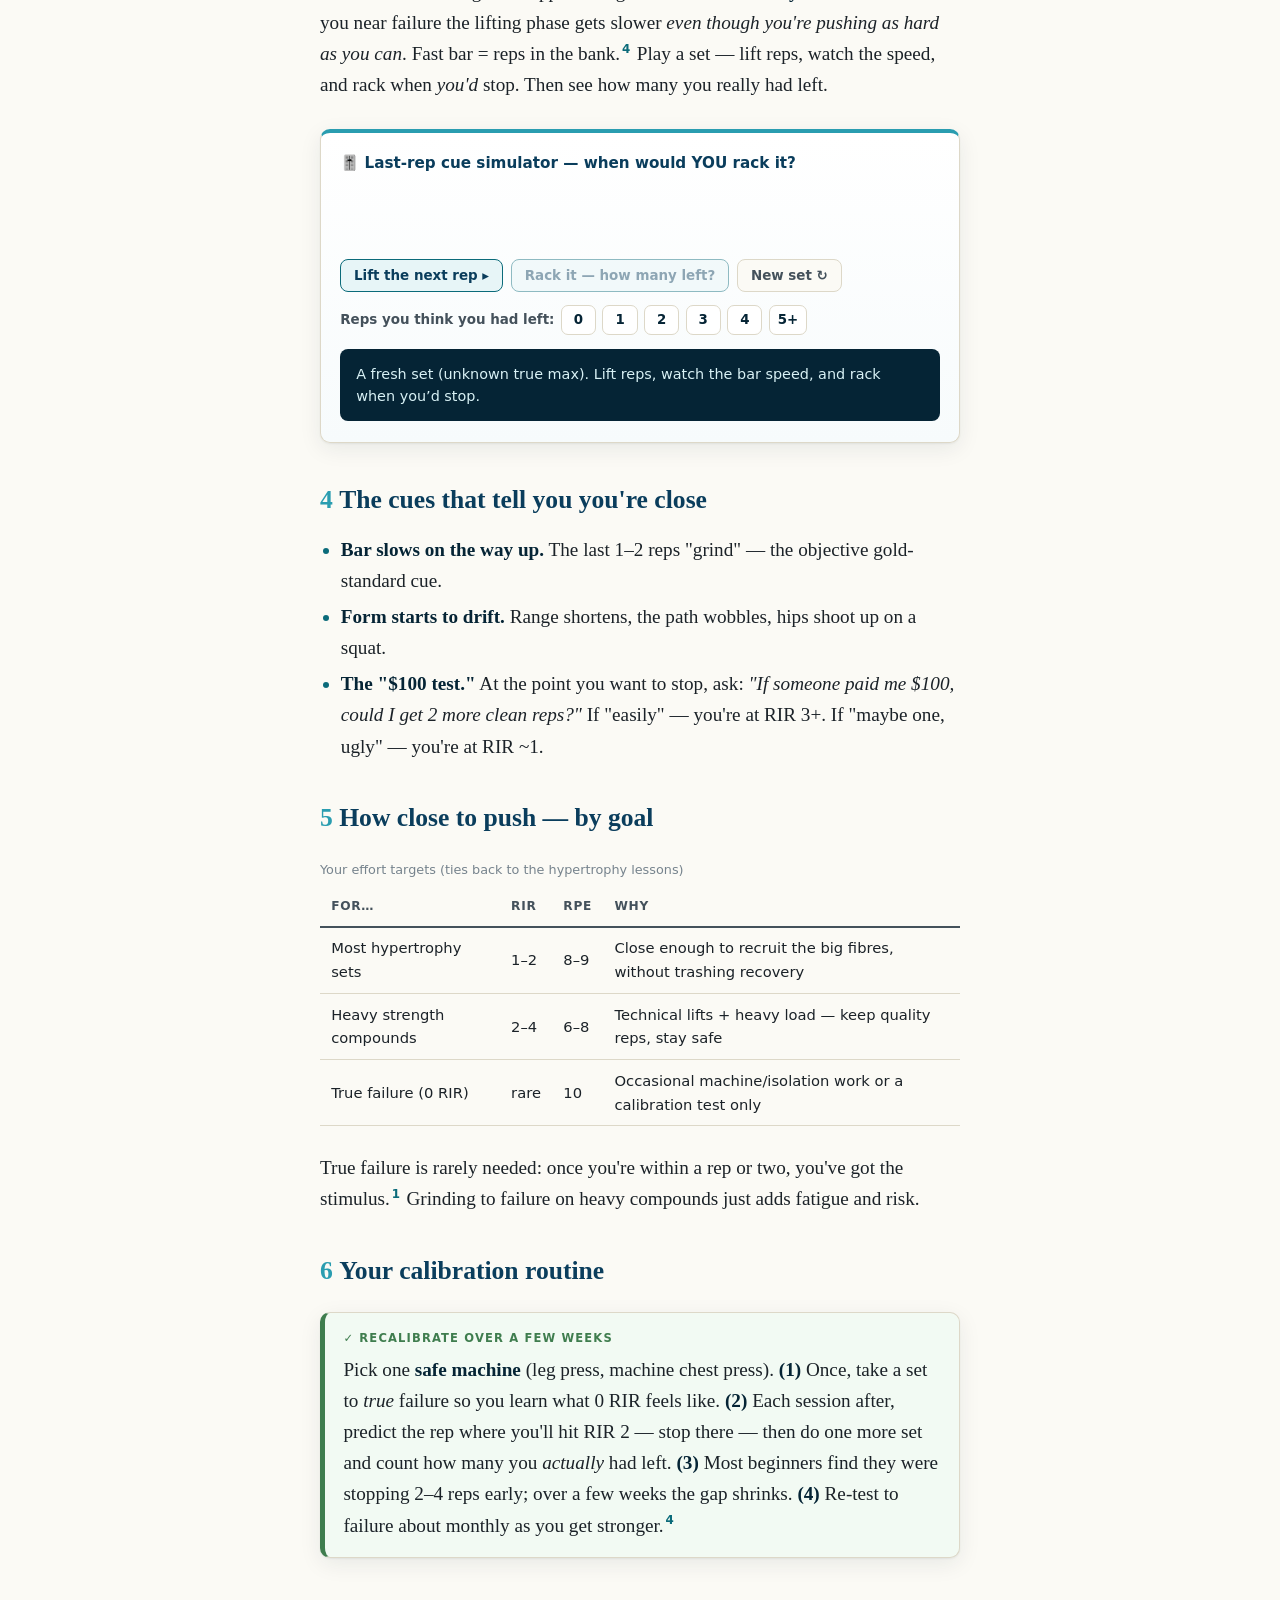
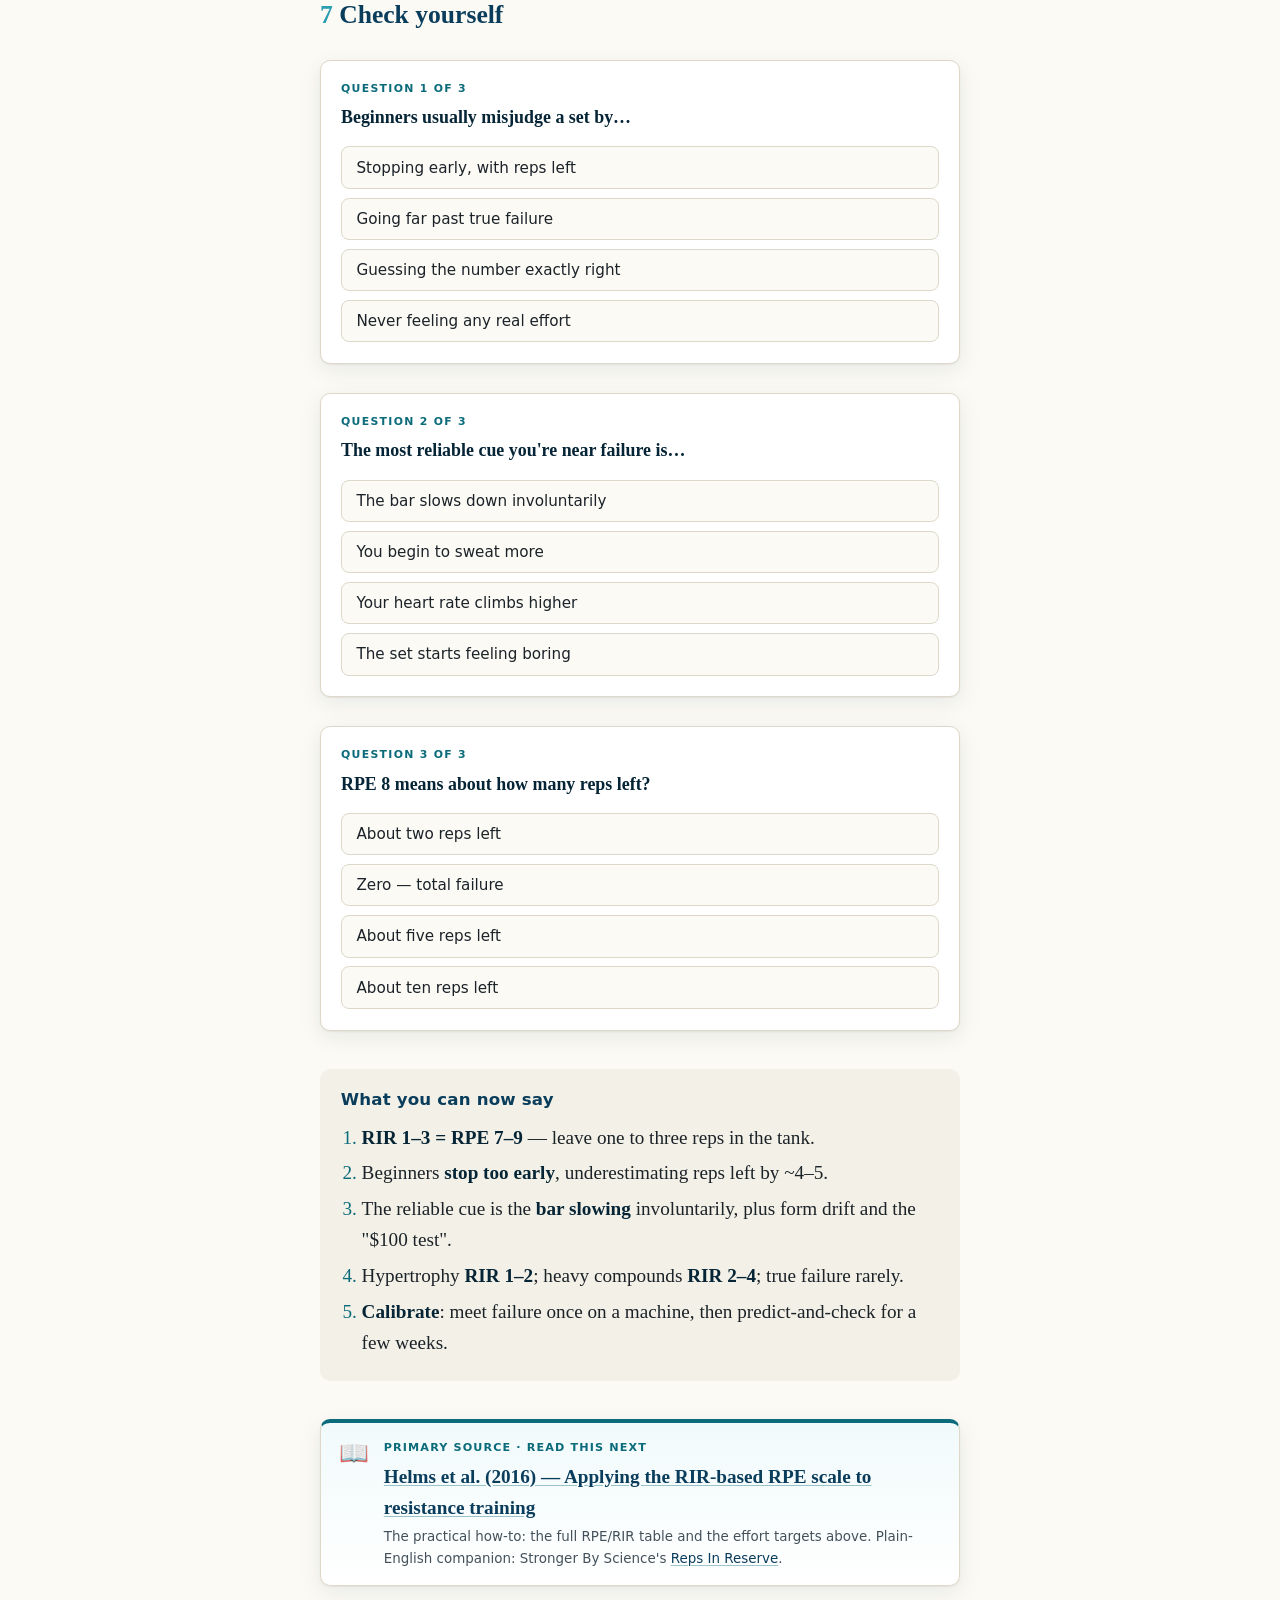
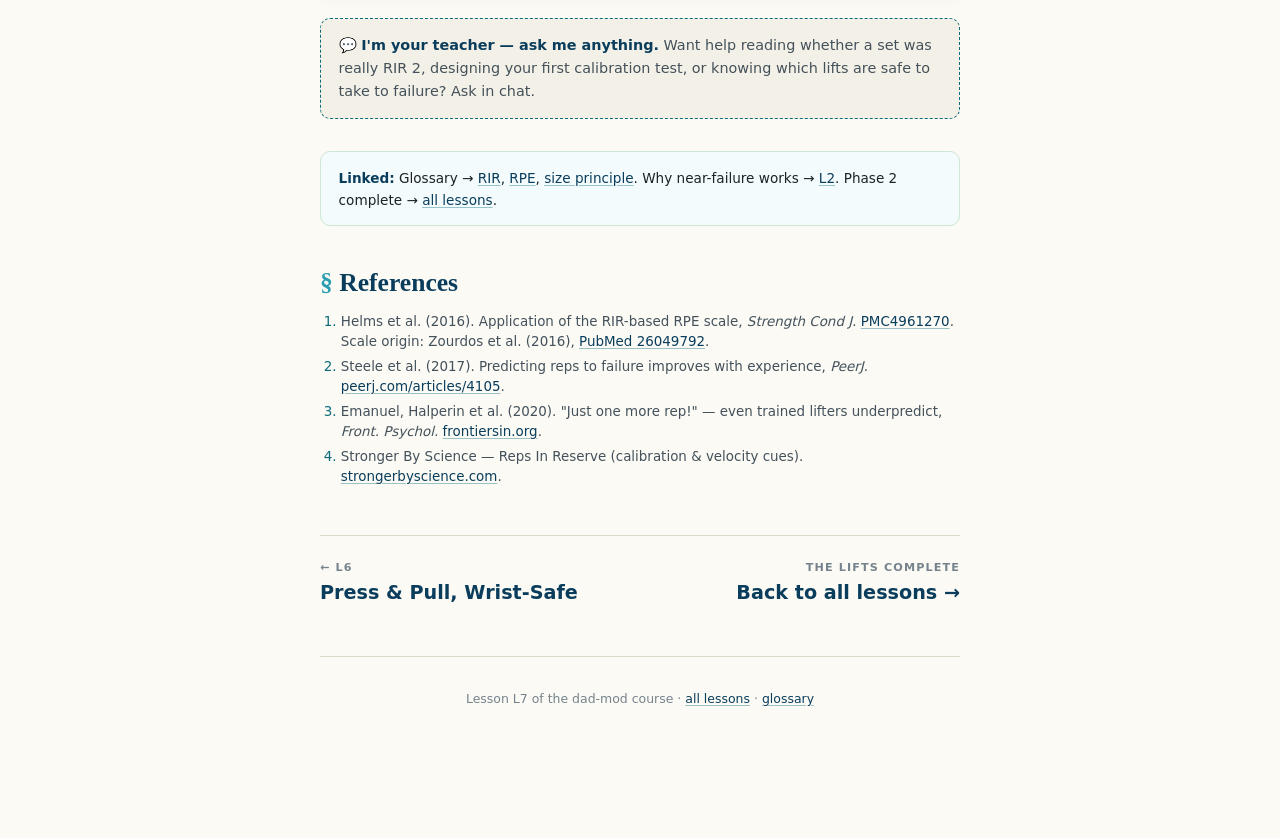
<file: lessons/0010-calibrating-effort.html>
<!DOCTYPE html>
<html lang="en">
<head>
<meta charset="utf-8">
<meta name="viewport" content="width=device-width, initial-scale=1">
<title>L7 · Calibrating Effort</title>
<link rel="stylesheet" href="../assets/styles.css">
<script defer src="../assets/widgets.js"></script>
<style>
  .sim3 { background:linear-gradient(180deg,#fff,#f7fbfc); border:1px solid var(--rule); border-top:4px solid var(--surface); border-radius:var(--radius); padding:1.1rem 1.2rem 1.3rem; margin:1.8rem 0; box-shadow:var(--shadow); }
  .sim3 .calc-title { font-family:var(--sans); font-weight:700; font-size:.95rem; color:var(--ocean-deep); margin-bottom:.7rem; }
  .reptrack { display:grid; gap:.35rem; min-height:60px; margin-bottom:.8rem; }
  .reprow { display:grid; grid-template-columns:3.4rem 1fr auto; align-items:center; gap:.6rem; font-family:var(--sans); font-size:.8rem; }
  .reprow .rl { font-weight:700; color:var(--ink-soft); }
  .repbar { height:16px; border-radius:8px; background:#0a3340; overflow:hidden; }
  .repbar > span { display:block; height:100%; border-radius:8px; }
  .reprow .cue { font-size:.72rem; font-weight:700; white-space:nowrap; }
  .sim3-controls { display:flex; flex-wrap:wrap; gap:.5rem; }
  .sim3-controls button { font-family:var(--sans); font-weight:700; font-size:.84rem; cursor:pointer; padding:.5rem .8rem; border-radius:8px; border:1.5px solid var(--ocean); background:#e7f5f7; color:var(--ocean-deep); }
  .sim3-controls button.ghost { border-color:var(--rule); background:var(--paper); color:var(--ink-soft); }
  .sim3-controls button:disabled { opacity:.45; cursor:default; }
  .guessrow { display:flex; flex-wrap:wrap; align-items:center; gap:.4rem; margin-top:.8rem; font-family:var(--sans); font-size:.84rem; font-weight:600; color:var(--ink-soft); }
  .guessrow button { cursor:pointer; font-family:var(--sans); font-weight:700; min-width:2.2rem; padding:.4rem .5rem; border-radius:7px; border:1.5px solid var(--rule); background:#fff; color:var(--abyss); }
  .guessrow button:hover { border-color:var(--ocean); }
  .sim3-read { margin-top:.9rem; padding:.85rem 1rem; background:var(--abyss); color:#d8f1f5; border-radius:8px; font-family:var(--sans); font-size:.9rem; line-height:1.55; }
  .sim3-read b { color:#ffd479; }
  .sim3-read.good { box-shadow:inset 4px 0 0 #3f7d4e; }
  .sim3-read.trap { box-shadow:inset 4px 0 0 #c1492b; }
</style>
</head>
<body>

<header class="topbar">
  <div class="wrap-wide">
    <a class="brand" href="../index.html"><span class="dot">◉</span> dad-mod</a>
    <nav>
      <a href="../index.html">Lessons</a>
      <a href="../reference/program-card.html">Program</a>
      <a href="../reference/glossary.html">Glossary</a>
    </nav>
  </div>
</header>

<main class="wrap">
  <p class="kicker">The Lifts · L7</p>
  <h1 class="lesson-title">Calibrating Effort</h1>
  <p class="lesson-sub">"Stop 1–3 reps short of failure" only works if you can <em>feel</em> where failure is — and
  as a beginner, you almost certainly think it's closer than it is.</p>
  <div class="lesson-meta">
    <span>⏱ ~12 minutes</span><span class="sep">•</span>
    <span>🎚️ With a rep-by-rep simulator</span><span class="sep">•</span>
    <span class="tag ocean">The skill that makes volume work</span>
  </div>

  <div class="callout mission">
    <div class="callout-label">◎ Why this lesson</div>
    <p>Your whole program runs on <a href="../reference/glossary.html#rir">RIR</a> — "leave 1–3 reps in the tank."
    But that instruction is useless if your internal "I'm done" alarm is wrong. The evidence says a beginner's alarm
    goes off <em>way</em> too early. This lesson recalibrates it, so your hard sets are genuinely hard and your
    <a href="0002-how-muscle-grows.html">volume</a> actually counts.</p>
  </div>

  <!-- ===== 1. RIR/RPE ===== -->
  <h2><span class="num">1</span>RIR and RPE — one simple scale</h2>
  <p><a href="../reference/glossary.html#rir">RIR</a> (Reps In Reserve) is how many more reps you <em>could</em> have
  done. <a href="../reference/glossary.html#rpe">RPE</a> (Rate of Perceived Exertion) is just the flip side on a
  1–10 scale.<span class="cite"><a href="#r1">1</a></span> Your "RIR 1–3" is simply <strong>RPE 7–9</strong>:</p>

  <table>
    <caption>The lifting RPE ↔ RIR scale (Zourdos / Helms)</caption>
    <thead><tr><th>RPE</th><th>Reps in reserve</th><th>What it feels like</th></tr></thead>
    <tbody>
      <tr><td>10</td><td>0</td><td>Failure — last rep was an all-out grind</td></tr>
      <tr><td>9</td><td>1</td><td>Definitely one left, no more</td></tr>
      <tr><td>8</td><td>2</td><td>Two left; bar is clearly slowing</td></tr>
      <tr><td>7</td><td>3</td><td>Three left; bar still moving well</td></tr>
      <tr><td>5–6</td><td>4–6</td><td>Effort building, but reps still smooth</td></tr>
    </tbody>
  </table>

  <!-- ===== 2. THE TRAP ===== -->
  <h2><span class="num">2</span>The beginner trap: you stop too early</h2>
  <p>Here's the finding that matters most. When untrained people are asked to predict how many reps they have left,
  they <strong>massively underestimate</strong> — they feel "almost done" while several clean reps remain. In one
  study of 141 people, less-experienced lifters underpredicted failure by <strong>~4–5 reps</strong>; even
  experienced lifters were off by ~1–2.<span class="cite"><a href="#r2">2</a><a href="#r3">3</a></span></p>
  <div class="callout warning">
    <div class="callout-label">⚠ What this means for you</div>
    <p>When you think "that's RPE 10, I'm done," you may actually be at <strong>RPE 5–6 with 4–5 reps left</strong>.
    If you stop there, your "hard" sets aren't hard, and your training is quietly under-dosed. The fix isn't to
    grind everything to failure — it's to <em>learn what the top of the scale really feels like</em>.</p>
  </div>

  <!-- ===== 3. SIMULATOR ===== -->
  <h2><span class="num">3</span>Read the bar, not the feeling</h2>
  <p>The most reliable signal of approaching failure is <strong>involuntary bar slowdown</strong>: as you near
  failure the lifting phase gets slower <em>even though you're pushing as hard as you can</em>. Fast bar = reps in
  the bank.<span class="cite"><a href="#r4">4</a></span> Play a set — lift reps, watch the speed, and rack when
  <em>you'd</em> stop. Then see how many you really had left.</p>

  <div class="sim3">
    <div class="calc-title">🎚️ Last-rep cue simulator — when would YOU rack it?</div>
    <div id="repTrack" class="reptrack"></div>
    <div class="sim3-controls">
      <button id="liftBtn">Lift the next rep ▸</button>
      <button id="rackBtn">Rack it — how many left?</button>
      <button id="resetBtn" class="ghost">New set ↻</button>
    </div>
    <div id="guessRow" class="guessrow" hidden>
      <span>Reps you think you had left:</span>
    </div>
    <div id="sim3Read" class="sim3-read">Lift reps one at a time and watch the bar speed. Rack the set when you'd
      normally stop — then guess your reps in reserve.</div>
  </div>

  <!-- ===== 4. CUES ===== -->
  <h2><span class="num">4</span>The cues that tell you you're close</h2>
  <ul>
    <li><strong>Bar slows on the way up.</strong> The last 1–2 reps "grind" — the objective gold-standard cue.</li>
    <li><strong>Form starts to drift.</strong> Range shortens, the path wobbles, hips shoot up on a squat.</li>
    <li><strong>The "$100 test."</strong> At the point you want to stop, ask: <em>"If someone paid me $100, could I
    get 2 more clean reps?"</em> If "easily" — you're at RIR 3+. If "maybe one, ugly" — you're at RIR ~1.</li>
  </ul>

  <!-- ===== 5. PROGRAMMING ===== -->
  <h2><span class="num">5</span>How close to push — by goal</h2>
  <table>
    <caption>Your effort targets (ties back to the hypertrophy lessons)</caption>
    <thead><tr><th>For…</th><th>RIR</th><th>RPE</th><th>Why</th></tr></thead>
    <tbody>
      <tr><td>Most hypertrophy sets</td><td>1–2</td><td>8–9</td><td>Close enough to recruit the big fibres, without trashing recovery</td></tr>
      <tr><td>Heavy strength compounds</td><td>2–4</td><td>6–8</td><td>Technical lifts + heavy load — keep quality reps, stay safe</td></tr>
      <tr><td>True failure (0 RIR)</td><td>rare</td><td>10</td><td>Occasional machine/isolation work or a calibration test only</td></tr>
    </tbody>
  </table>
  <p>True failure is rarely needed: once you're within a rep or two, you've got the
  stimulus.<span class="cite"><a href="#r1">1</a></span> Grinding to failure on heavy compounds just adds fatigue
  and risk.</p>

  <!-- ===== 6. ROUTINE ===== -->
  <h2><span class="num">6</span>Your calibration routine</h2>
  <div class="callout build">
    <div class="callout-label">✓ Recalibrate over a few weeks</div>
    <p>Pick one <strong>safe machine</strong> (leg press, machine chest press). <strong>(1)</strong> Once, take a set
    to <em>true</em> failure so you learn what 0 RIR feels like. <strong>(2)</strong> Each session after, predict the
    rep where you'll hit RIR 2 — stop there — then do one more set and count how many you <em>actually</em> had left.
    <strong>(3)</strong> Most beginners find they were stopping 2–4 reps early; over a few weeks the gap shrinks.
    <strong>(4)</strong> Re-test to failure about monthly as you get stronger.<span class="cite"><a href="#r4">4</a></span></p>
  </div>

  <!-- ===== QUIZ ===== -->
  <h2><span class="num">7</span>Check yourself</h2>

  <div class="quiz" data-explain-right="Too early — reps left." data-explain-wrong="See §2.">
    <div class="q-kicker">Question 1 of 3</div>
    <div class="q-text">Beginners usually misjudge a set by…</div>
    <div class="q-options">
      <button class="opt" data-correct data-feedback="Right — novices underestimate by ~4–5 reps, stopping well before failure while clean reps remain.">Stopping early, with reps left</button>
      <button class="opt" data-feedback="The opposite — beginners stop short of failure, they don't blow past it.">Going far past true failure</button>
      <button class="opt" data-feedback="Accuracy is poor early — most underpredict by several reps.">Guessing the number exactly right</button>
      <button class="opt" data-feedback="Hard sets do feel hard — beginners just misread how close failure is.">Never feeling any real effort</button>
    </div>
    <div class="q-feedback"></div>
  </div>

  <div class="quiz" data-explain-right="The bar slows." data-explain-wrong="See §3–4.">
    <div class="q-kicker">Question 2 of 3</div>
    <div class="q-text">The most reliable cue you're near failure is…</div>
    <div class="q-options">
      <button class="opt" data-correct data-feedback="Yes — involuntary slowing of the lifting phase (the 'grind') is the objective gold-standard cue.">The bar slows down involuntarily</button>
      <button class="opt" data-feedback="Sweating depends on many things and isn't a reliable failure cue.">You begin to sweat more</button>
      <button class="opt" data-feedback="Heart rate is too noisy a signal — watch the bar speed instead.">Your heart rate climbs higher</button>
      <button class="opt" data-feedback="Boredom isn't a proximity-to-failure cue; bar slowdown is.">The set starts feeling boring</button>
    </div>
    <div class="q-feedback"></div>
  </div>

  <div class="quiz" data-explain-right="Two in the tank." data-explain-wrong="See the table in §1.">
    <div class="q-kicker">Question 3 of 3</div>
    <div class="q-text">RPE 8 means about how many reps left?</div>
    <div class="q-options">
      <button class="opt" data-correct data-feedback="Right — RPE 8 = 2 RIR, the middle of your hypertrophy target.">About two reps left</button>
      <button class="opt" data-feedback="That's RPE 10. RPE 8 leaves about two reps in reserve.">Zero — total failure</button>
      <button class="opt" data-feedback="Five left is around RPE 5–6. RPE 8 is two left.">About five reps left</button>
      <button class="opt" data-feedback="Ten left is barely any effort. RPE 8 means about two left.">About ten reps left</button>
    </div>
    <div class="q-feedback"></div>
  </div>

  <div class="recap">
    <h3>What you can now say</h3>
    <ol>
      <li><strong>RIR 1–3 = RPE 7–9</strong> — leave one to three reps in the tank.</li>
      <li>Beginners <strong>stop too early</strong>, underestimating reps left by ~4–5.</li>
      <li>The reliable cue is the <strong>bar slowing</strong> involuntarily, plus form drift and the "$100 test".</li>
      <li>Hypertrophy <strong>RIR 1–2</strong>; heavy compounds <strong>RIR 2–4</strong>; true failure rarely.</li>
      <li><strong>Calibrate</strong>: meet failure once on a machine, then predict-and-check for a few weeks.</li>
    </ol>
  </div>

  <div class="sourcebox">
    <div class="icon">📖</div>
    <div>
      <div class="label">Primary source · read this next</div>
      <div class="title"><a href="https://pmc.ncbi.nlm.nih.gov/articles/PMC4961270/" target="_blank" rel="noopener">Helms et al. (2016) — Applying the RIR-based RPE scale to resistance training</a></div>
      <div class="desc">The practical how-to: the full RPE/RIR table and the effort targets above. Plain-English companion:
      Stronger By Science's <a href="https://www.strongerbyscience.com/reps-in-reserve/" target="_blank" rel="noopener">Reps In Reserve</a>.</div>
    </div>
  </div>

  <div class="ask-teacher">
    💬 <b>I'm your teacher — ask me anything.</b> Want help reading whether a set was really RIR 2, designing your
    first calibration test, or knowing which lifts are safe to take to failure? Ask in chat.</div>

  <div class="crosslinks">
    <b>Linked:</b> Glossary →
    <a href="../reference/glossary.html#rir">RIR</a>,
    <a href="../reference/glossary.html#rpe">RPE</a>,
    <a href="../reference/glossary.html#motor-unit-recruitment">size principle</a>.
    Why near-failure works → <a href="0002-how-muscle-grows.html">L2</a>. Phase 2 complete → <a href="../index.html">all lessons</a>.
  </div>

  <h2 id="refs"><span class="num">§</span>References</h2>
  <ol style="font-family:var(--sans);font-size:.84rem;color:var(--ink-soft);line-height:1.5">
    <li id="r1">Helms et al. (2016). Application of the RIR-based RPE scale, <i>Strength Cond J</i>. <a href="https://pmc.ncbi.nlm.nih.gov/articles/PMC4961270/" target="_blank" rel="noopener">PMC4961270</a>. Scale origin: Zourdos et al. (2016), <a href="https://pubmed.ncbi.nlm.nih.gov/26049792/" target="_blank" rel="noopener">PubMed 26049792</a>.</li>
    <li id="r2">Steele et al. (2017). Predicting reps to failure improves with experience, <i>PeerJ</i>. <a href="https://peerj.com/articles/4105/" target="_blank" rel="noopener">peerj.com/articles/4105</a>.</li>
    <li id="r3">Emanuel, Halperin et al. (2020). "Just one more rep!" — even trained lifters underpredict, <i>Front. Psychol.</i> <a href="https://www.frontiersin.org/journals/psychology/articles/10.3389/fpsyg.2020.565416/full" target="_blank" rel="noopener">frontiersin.org</a>.</li>
    <li id="r4">Stronger By Science — Reps In Reserve (calibration &amp; velocity cues). <a href="https://www.strongerbyscience.com/reps-in-reserve/" target="_blank" rel="noopener">strongerbyscience.com</a>.</li>
  </ol>

  <nav class="lesson-nav">
    <a href="0009-press-and-pull.html">
      <div class="dir">← L6</div>
      <div class="ttl">Press &amp; Pull, Wrist-Safe</div>
    </a>
    <a class="next" href="../index.html">
      <div class="dir">The Lifts complete</div>
      <div class="ttl">Back to all lessons →</div>
    </a>
  </nav>

  <p class="pagefoot">Lesson L7 of the dad-mod course ·
  <a href="../index.html">all lessons</a> ·
  <a href="../reference/glossary.html">glossary</a></p>
</main>

<script>
/* ===== Last-rep cue simulator ===== */
(function(){
  var track=document.getElementById('repTrack');
  if(!track) return;
  var liftBtn=document.getElementById('liftBtn'), rackBtn=document.getElementById('rackBtn'), resetBtn=document.getElementById('resetBtn');
  var guessRow=document.getElementById('guessRow'), read=document.getElementById('sim3Read');

  var N, cur, vel, done;
  var VTOP=0.70, VBOT=0.31;

  function buildSet(){
    N = 9 + Math.floor(Math.random()*4);   // 9–12 rep max
    vel=[]; for(var i=1;i<=N;i++){ var f=(i-1)/(N-1); vel[i]=VTOP-(VTOP-VBOT)*Math.pow(f,1.5); }
    cur=0; done=false;
    track.innerHTML='';
    guessRow.hidden=true;
    liftBtn.disabled=false; rackBtn.disabled=true;
    read.className='sim3-read';
    read.innerHTML='A fresh set (unknown true max). Lift reps, watch the bar speed, and rack when you’d stop.';
  }

  function cueFor(loss){
    if(loss<0.20) return {t:'smooth · fast', c:'#3f7d4e'};
    if(loss<0.35) return {t:'working · slowing', c:'#caa53a'};
    if(loss<0.48) return {t:'grinding', c:'#d2702b'};
    return {t:'near failure', c:'#c1492b'};
  }

  function lift(){
    if(done || cur>=N) return;
    cur++;
    var v=vel[cur], loss=(vel[1]-v)/vel[1];
    var cue=cueFor(loss);
    var w=Math.round(30+ (v-VBOT)/(VTOP-VBOT)*70);  // 30–100%
    var row=document.createElement('div'); row.className='reprow';
    row.innerHTML='<span class="rl">Rep '+cur+'</span>'+
      '<span class="repbar"><span style="width:'+w+'%;background:'+cue.c+'"></span></span>'+
      '<span class="cue" style="color:'+cue.c+'">'+v.toFixed(2)+' m/s · '+cue.t+'</span>';
    track.appendChild(row);
    rackBtn.disabled=false;
    if(cur>=N){ liftBtn.disabled=true; read.innerHTML='That rep barely moved — you just hit <b>true failure (0 RIR)</b>. Now you know the top of the scale.'; }
  }

  function openGuess(){
    if(done || cur<1) return;
    guessRow.hidden=false;
    read.innerHTML='How many <b>clean reps</b> do you think you had left at rep '+cur+'?';
  }

  function guess(g){
    if(done) return;
    done=true; guessRow.hidden=true; liftBtn.disabled=true; rackBtn.disabled=true;
    var trueRIR=N-cur, v=vel[cur], loss=Math.round((vel[1]-v)/vel[1]*100);
    var diff=g-trueRIR;
    var base='At rep '+cur+' the bar moved at <b>'+v.toFixed(2)+' m/s</b> ('+loss+'% slower than rep 1) — you truly had <b>'+trueRIR+'</b> rep'+(trueRIR===1?'':'s')+' left.';
    var verdict, cls;
    if(diff<=-2){ cls='trap'; verdict=' <b>Classic beginner trap:</b> you felt closer to failure than you were. Most novices stop 2–4 reps early — trust the fast bar.'; }
    else if(Math.abs(diff)<=1){ cls='good'; verdict=' <b>Well calibrated</b> — within a rep of the truth. That’s the skill.'; }
    else { cls='trap'; verdict=' You <b>overshot</b> — fewer reps left than you guessed. Rare for beginners, but ease off next time.'; }
    read.className='sim3-read '+cls;
    read.innerHTML=base+verdict+' &nbsp;<span style="color:#8fb9c6">(Tap “New set” to try again.)</span>';
  }

  liftBtn.addEventListener('click',lift);
  rackBtn.addEventListener('click',openGuess);
  resetBtn.addEventListener('click',buildSet);
  ['0','1','2','3','4','5+'].forEach(function(lbl,i){
    var b=document.createElement('button'); b.textContent=lbl;
    b.addEventListener('click',function(){ guess(i); });
    guessRow.appendChild(b);
  });
  buildSet();
})();
</script>
</body>
</html>
</file>
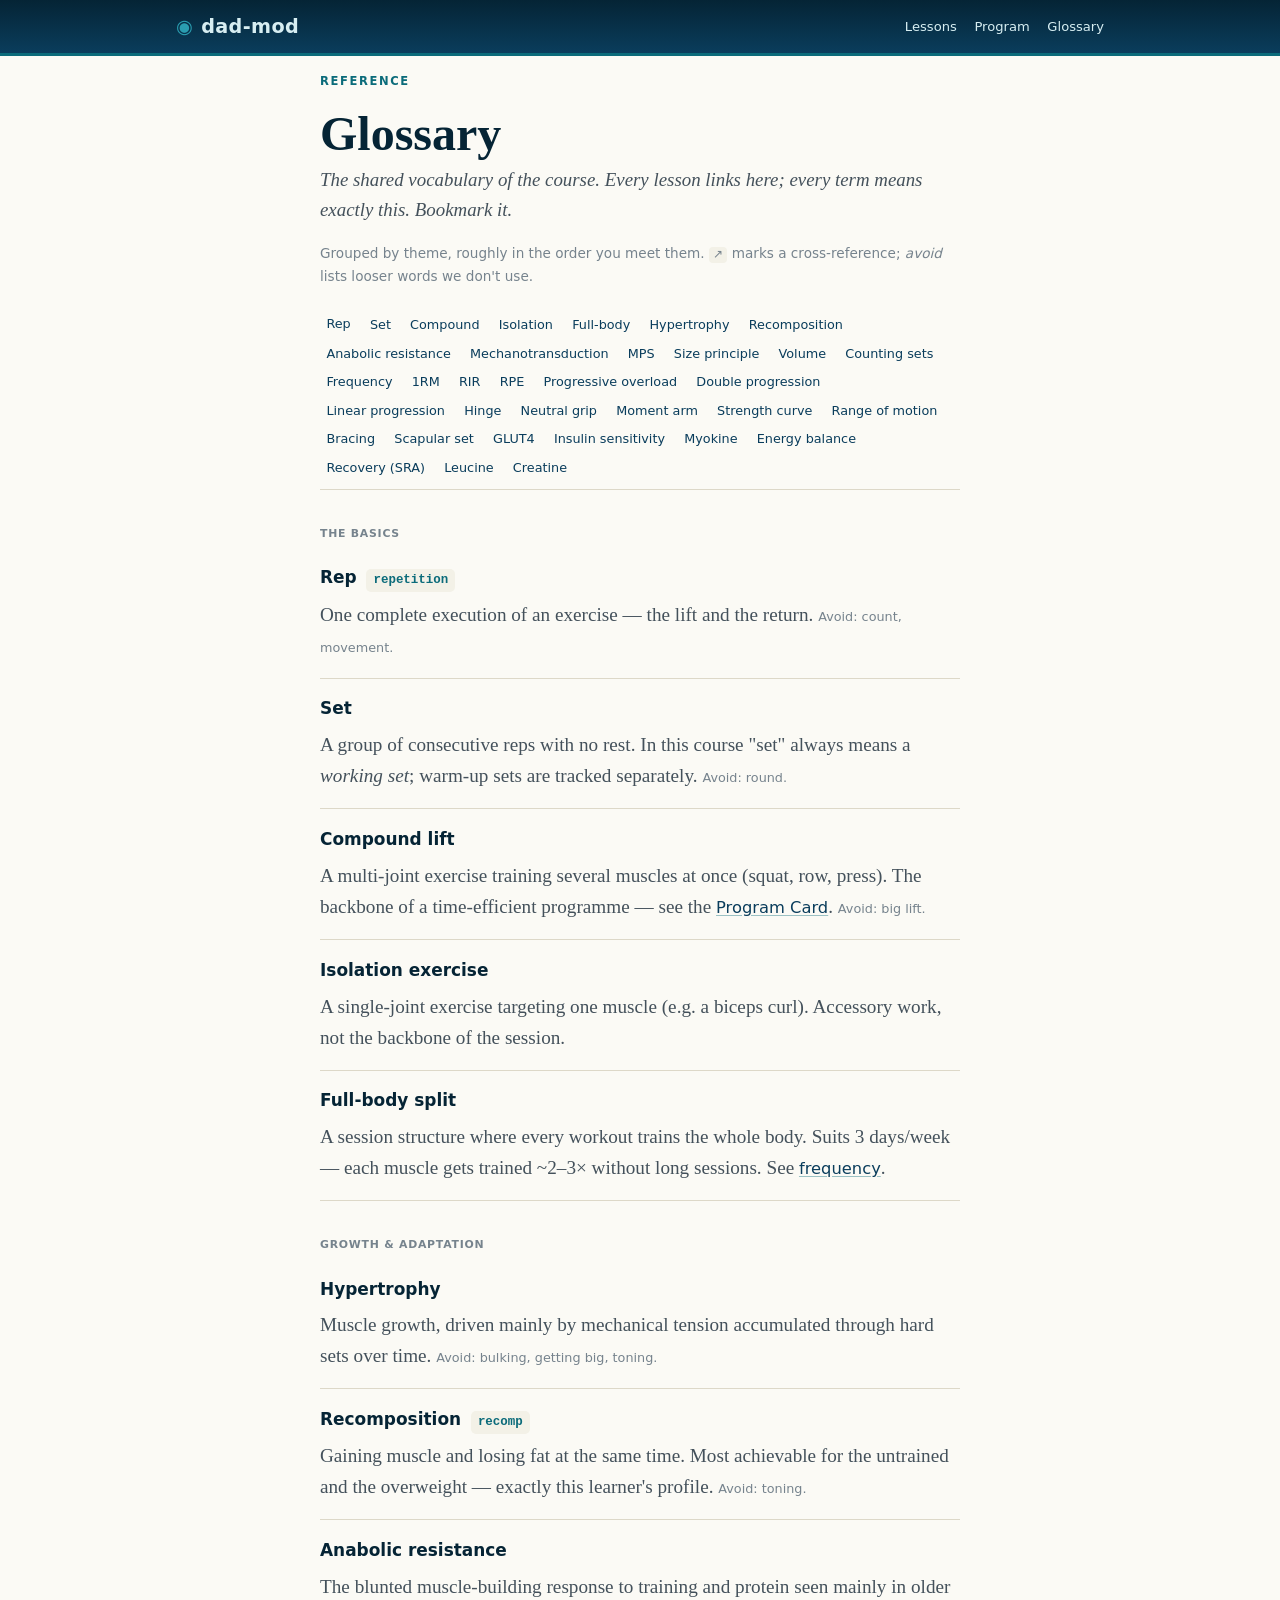
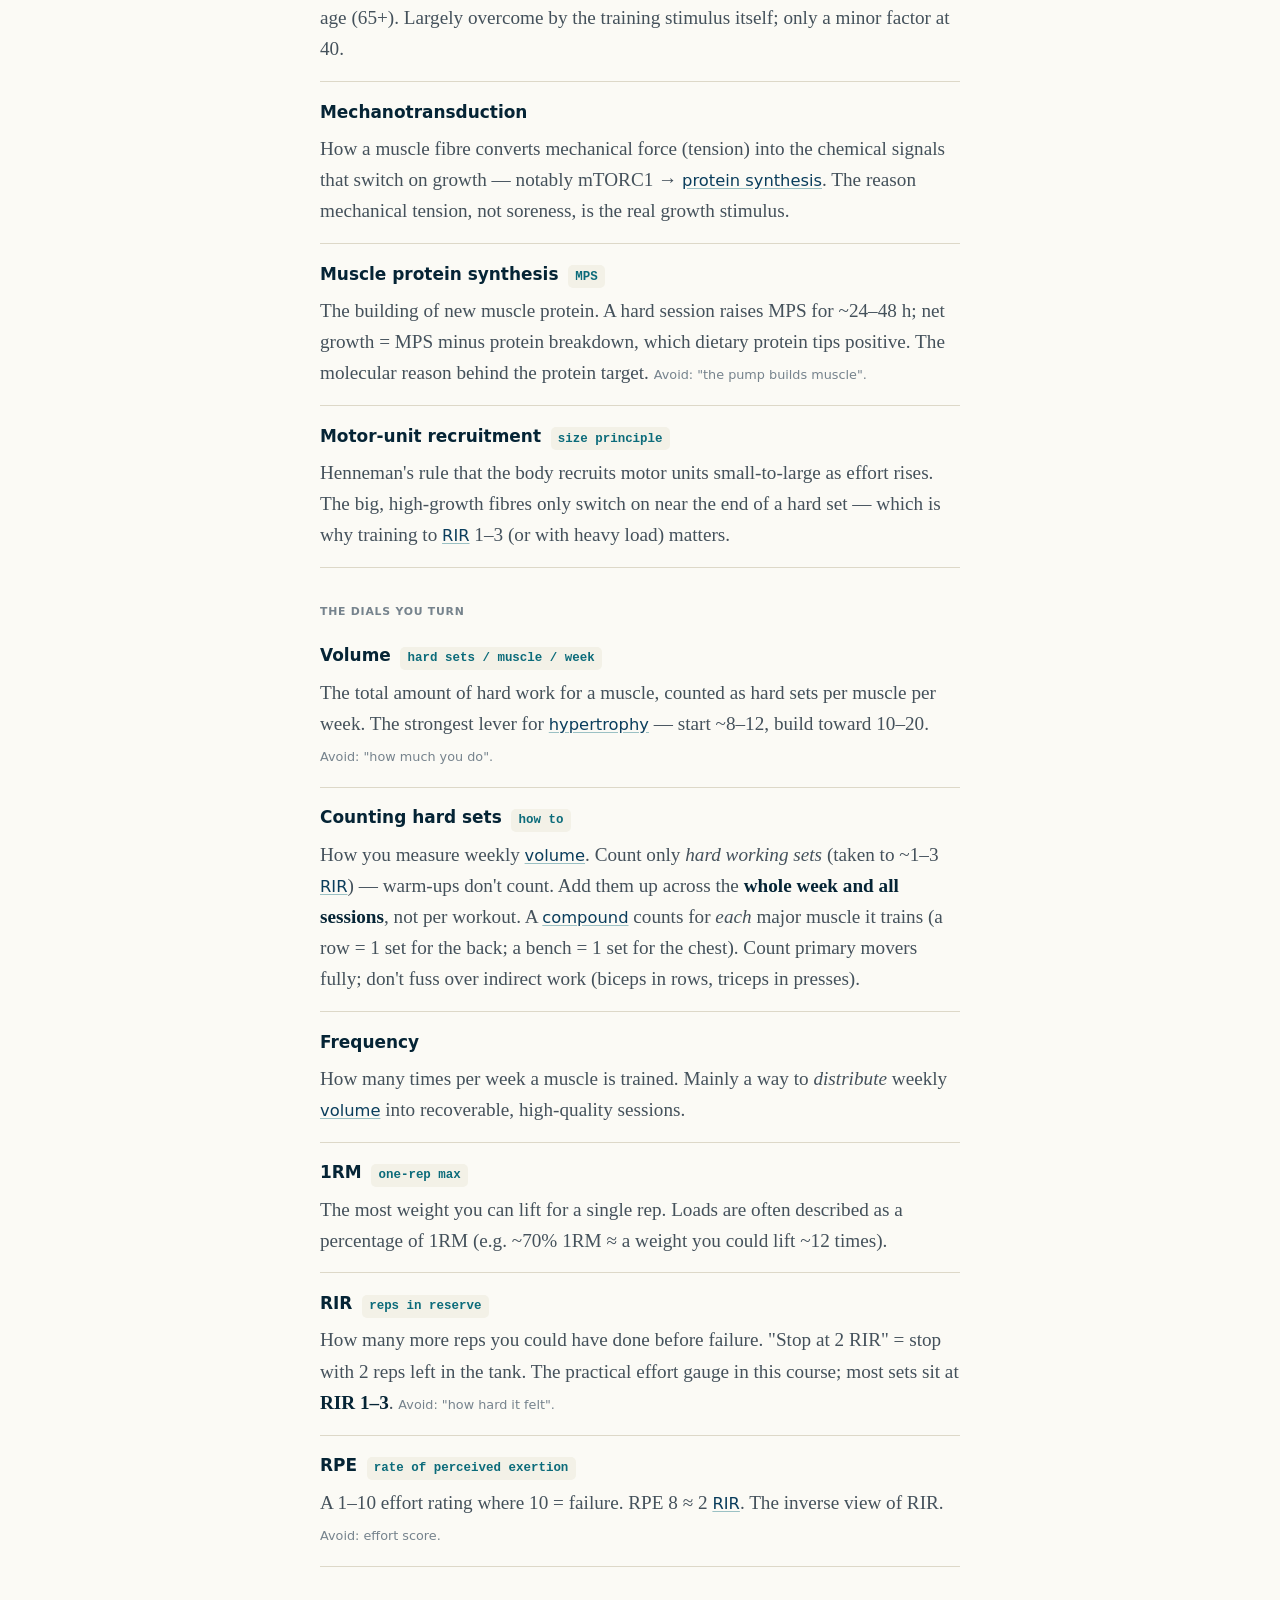
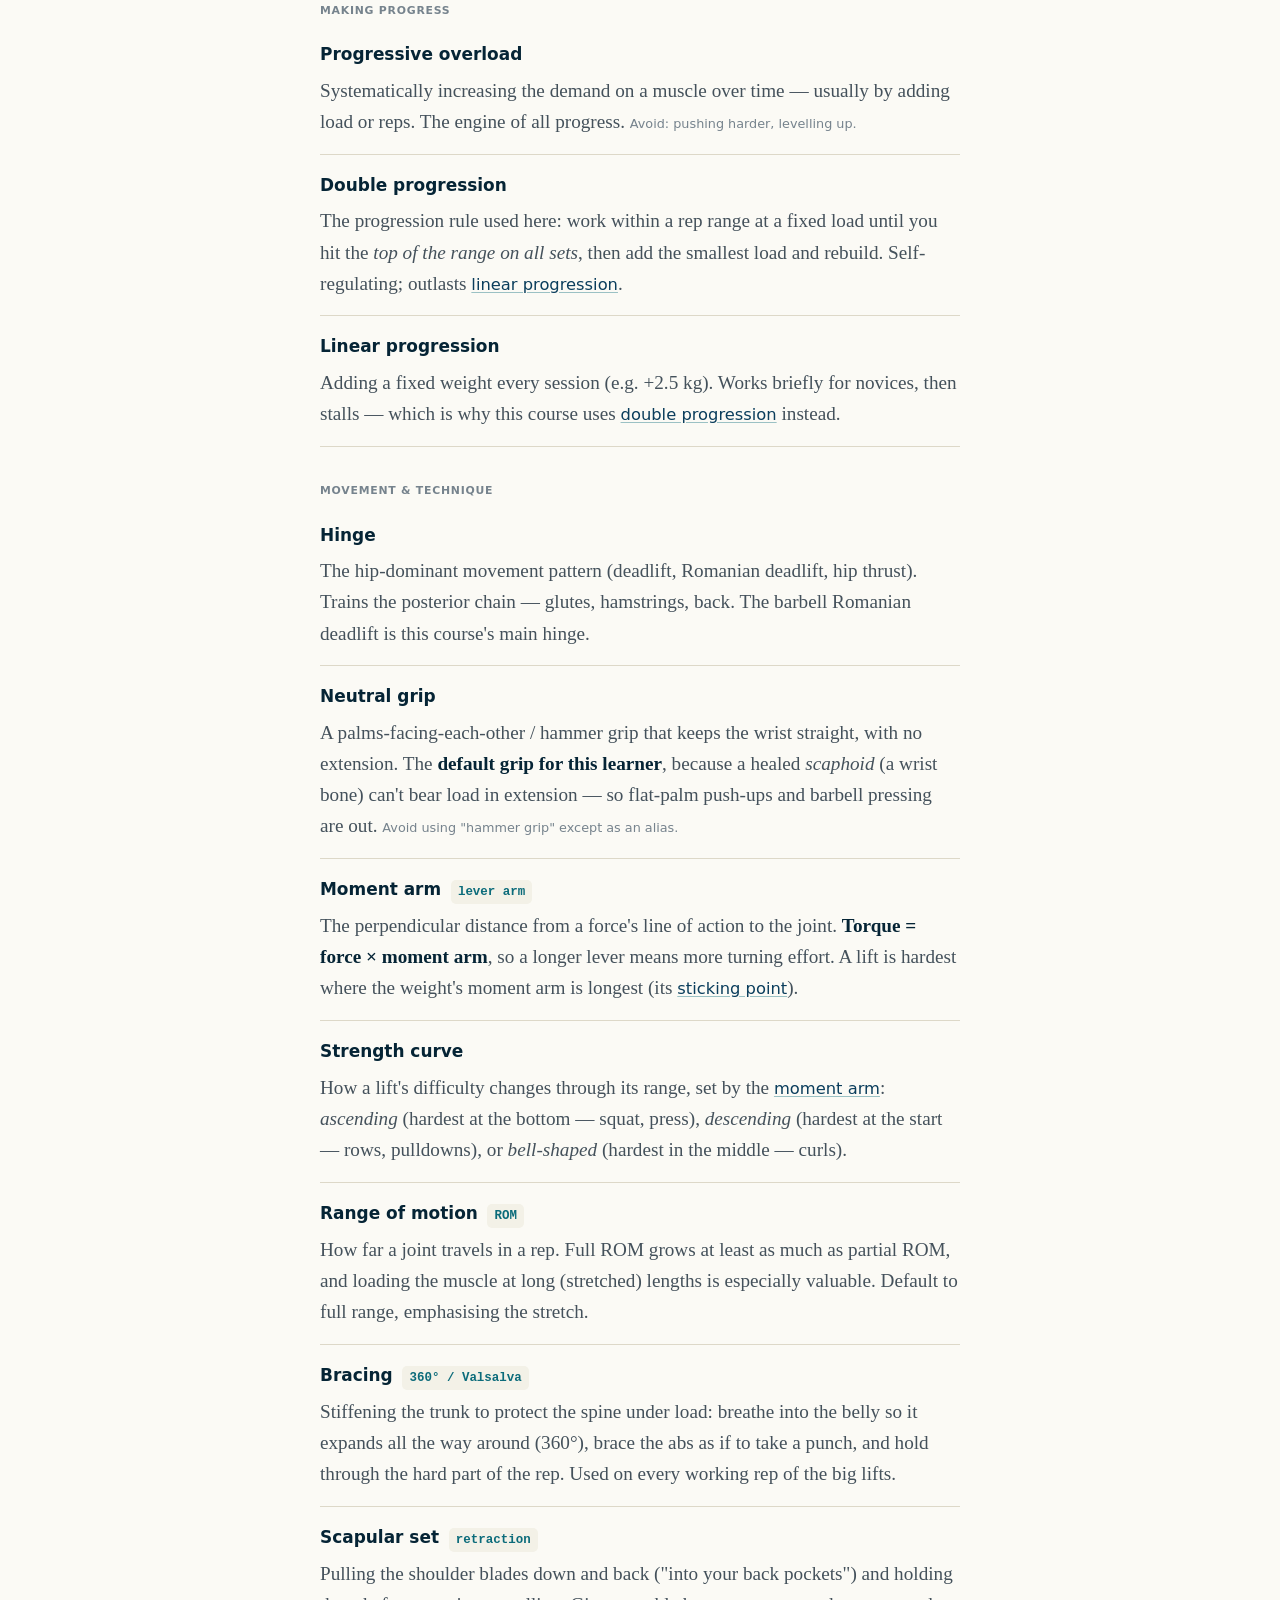
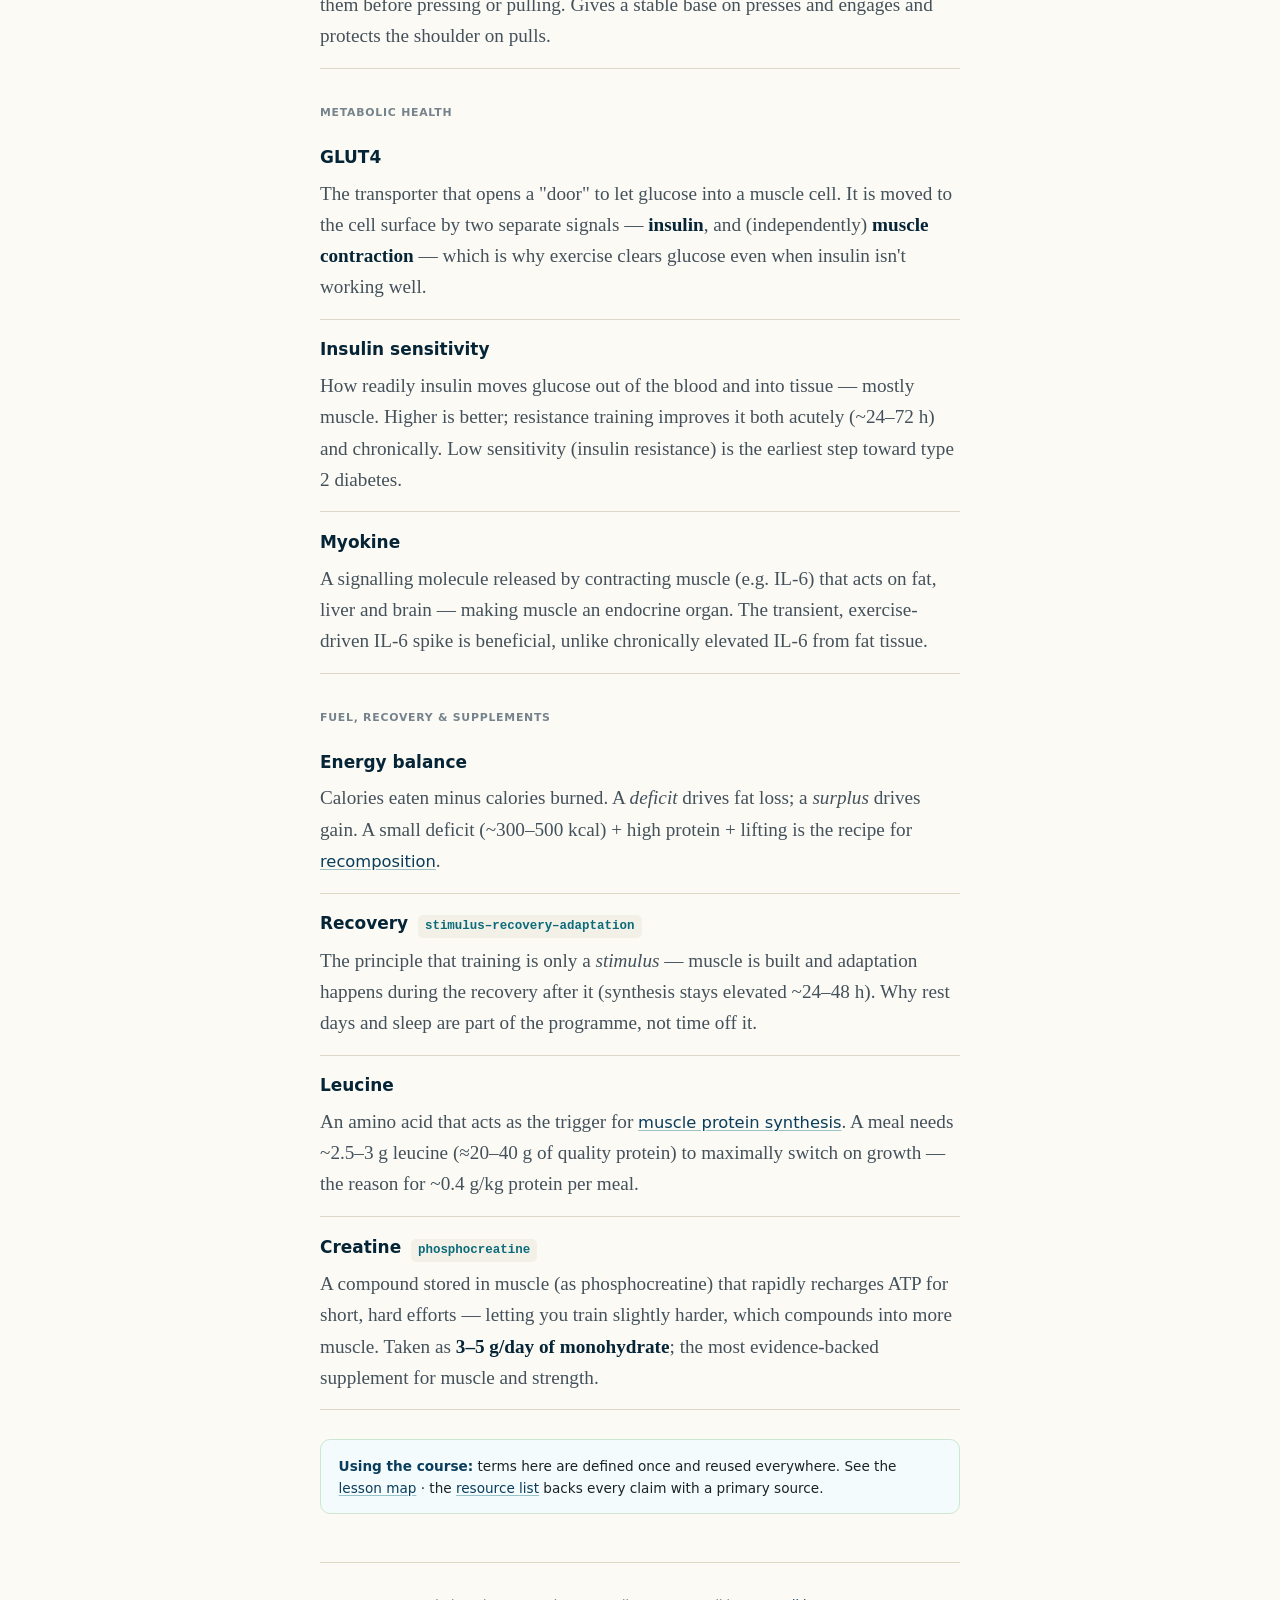
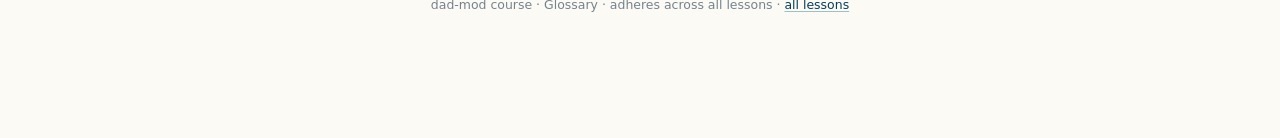
<file: reference/glossary.html>
<!DOCTYPE html>
<html lang="en">
<head>
<meta charset="utf-8">
<meta name="viewport" content="width=device-width, initial-scale=1">
<title>Glossary · dad-mod Course</title>
<link rel="stylesheet" href="../assets/styles.css">
<style>
  /* Reference-specific: tight definition list, jump nav, category labels */
  .glossary-entry { border-bottom:1px solid var(--rule); padding:1.05rem 0; scroll-margin-top:5rem; }
  .glossary-entry:target { background:#fffdf4; box-shadow:-1rem 0 0 #fffdf4, 1rem 0 0 #fffdf4; }
  .glossary-term { font-family:var(--sans); font-weight:700; font-size:1.06rem; color:var(--abyss); display:flex; align-items:baseline; gap:.6rem; flex-wrap:wrap; }
  .glossary-term .sym { font-family:var(--mono); font-size:.78rem; color:var(--ocean); background:var(--paper-2); padding:.1rem .45rem; border-radius:5px; font-weight:600; }
  .glossary-def { margin:.4rem 0 0; color:var(--ink-soft); }
  .glossary-def .xref { font-family:var(--sans); font-size:.85em; }
  .glossary-def .avoid { font-family:var(--sans); font-size:.8rem; color:var(--ink-faint); margin-top:.3rem; }
  .jump { position:sticky; top:0; z-index:5; background:rgba(251,250,245,.94); backdrop-filter:blur(6px); border-bottom:1px solid var(--rule); padding:.55rem 0; margin-bottom:1rem; }
  .jump .wrap { display:flex; flex-wrap:wrap; gap:.25rem .4rem; font-family:var(--sans); font-size:.8rem; padding-inline:0; }
  .jump a { text-decoration:none; padding:.12rem .4rem; border-radius:5px; color:var(--ocean-deep); }
  .jump a:hover { background:var(--paper-2); }
  .cat { font-family:var(--sans); font-size:.68rem; font-weight:700; text-transform:uppercase; letter-spacing:.07em; color:var(--ink-faint); margin:2.2rem 0 .3rem; }
</style>
</head>
<body>

<header class="topbar">
  <div class="wrap-wide">
    <a class="brand" href="../index.html"><span class="dot">◉</span> dad-mod</a>
    <nav>
      <a href="../index.html">Lessons</a>
      <a href="program-card.html">Program</a>
      <a href="glossary.html">Glossary</a>
    </nav>
  </div>
</header>

<main class="wrap">
  <p class="kicker">Reference</p>
  <h1 class="lesson-title">Glossary</h1>
  <p class="lesson-sub">The shared vocabulary of the course. Every lesson links here; every term means exactly
  this. Bookmark it.</p>
  <p class="muted" style="font-family:var(--sans);font-size:.85rem">Grouped by theme, roughly in the order you
  meet them. <code>↗</code> marks a cross-reference; <em>avoid</em> lists looser words we don't use.</p>

  <nav class="jump" aria-label="Jump to term">
    <div class="wrap">
      <a href="#rep">Rep</a>
      <a href="#set">Set</a>
      <a href="#compound">Compound</a>
      <a href="#isolation">Isolation</a>
      <a href="#full-body">Full-body</a>
      <a href="#hypertrophy">Hypertrophy</a>
      <a href="#recomposition">Recomposition</a>
      <a href="#anabolic-resistance">Anabolic resistance</a>
      <a href="#mechanotransduction">Mechanotransduction</a>
      <a href="#muscle-protein-synthesis">MPS</a>
      <a href="#motor-unit-recruitment">Size principle</a>
      <a href="#volume">Volume</a>
      <a href="#counting-sets">Counting sets</a>
      <a href="#frequency">Frequency</a>
      <a href="#1rm">1RM</a>
      <a href="#rir">RIR</a>
      <a href="#rpe">RPE</a>
      <a href="#progressive-overload">Progressive overload</a>
      <a href="#double-progression">Double progression</a>
      <a href="#linear-progression">Linear progression</a>
      <a href="#hinge">Hinge</a>
      <a href="#neutral-grip">Neutral grip</a>
      <a href="#moment-arm">Moment arm</a>
      <a href="#strength-curve">Strength curve</a>
      <a href="#range-of-motion">Range of motion</a>
      <a href="#bracing">Bracing</a>
      <a href="#scapular-retraction">Scapular set</a>
      <a href="#glut4">GLUT4</a>
      <a href="#insulin-sensitivity">Insulin sensitivity</a>
      <a href="#myokine">Myokine</a>
      <a href="#energy-balance">Energy balance</a>
      <a href="#recovery">Recovery (SRA)</a>
      <a href="#leucine">Leucine</a>
      <a href="#creatine">Creatine</a>
    </div>
  </nav>

  <!-- ===================== THE BASICS ===================== -->
  <p class="cat">The basics</p>

  <div class="glossary-entry" id="rep">
    <div class="glossary-term">Rep <span class="sym">repetition</span></div>
    <p class="glossary-def">One complete execution of an exercise — the lift and the return.
    <span class="avoid">Avoid: count, movement.</span></p>
  </div>

  <div class="glossary-entry" id="set">
    <div class="glossary-term">Set</div>
    <p class="glossary-def">A group of consecutive reps with no rest. In this course "set" always means a
    <em>working set</em>; warm-up sets are tracked separately.
    <span class="avoid">Avoid: round.</span></p>
  </div>

  <div class="glossary-entry" id="compound">
    <div class="glossary-term">Compound lift</div>
    <p class="glossary-def">A multi-joint exercise training several muscles at once (squat, row, press). The
    backbone of a time-efficient programme — see the <a class="xref" href="program-card.html">Program Card</a>.
    <span class="avoid">Avoid: big lift.</span></p>
  </div>

  <div class="glossary-entry" id="isolation">
    <div class="glossary-term">Isolation exercise</div>
    <p class="glossary-def">A single-joint exercise targeting one muscle (e.g. a biceps curl). Accessory work,
    not the backbone of the session.</p>
  </div>

  <div class="glossary-entry" id="full-body">
    <div class="glossary-term">Full-body split</div>
    <p class="glossary-def">A session structure where every workout trains the whole body. Suits 3 days/week —
    each muscle gets trained ~2–3× without long sessions. See <a class="xref" href="#frequency">frequency</a>.</p>
  </div>

  <!-- ===================== GROWTH ===================== -->
  <p class="cat">Growth &amp; adaptation</p>

  <div class="glossary-entry" id="hypertrophy">
    <div class="glossary-term">Hypertrophy</div>
    <p class="glossary-def">Muscle growth, driven mainly by mechanical tension accumulated through hard sets over
    time. <span class="avoid">Avoid: bulking, getting big, toning.</span></p>
  </div>

  <div class="glossary-entry" id="recomposition">
    <div class="glossary-term">Recomposition <span class="sym">recomp</span></div>
    <p class="glossary-def">Gaining muscle and losing fat at the same time. Most achievable for the untrained and
    the overweight — exactly this learner's profile. <span class="avoid">Avoid: toning.</span></p>
  </div>

  <div class="glossary-entry" id="anabolic-resistance">
    <div class="glossary-term">Anabolic resistance</div>
    <p class="glossary-def">The blunted muscle-building response to training and protein seen mainly in older age
    (65+). Largely overcome by the training stimulus itself; only a minor factor at 40.</p>
  </div>

  <div class="glossary-entry" id="mechanotransduction">
    <div class="glossary-term">Mechanotransduction</div>
    <p class="glossary-def">How a muscle fibre converts mechanical force (tension) into the chemical signals that
    switch on growth — notably mTORC1 → <a class="xref" href="#muscle-protein-synthesis">protein synthesis</a>.
    The reason mechanical tension, not soreness, is the real growth stimulus.</p>
  </div>

  <div class="glossary-entry" id="muscle-protein-synthesis">
    <div class="glossary-term">Muscle protein synthesis <span class="sym">MPS</span></div>
    <p class="glossary-def">The building of new muscle protein. A hard session raises MPS for ~24–48 h; net growth =
    MPS minus protein breakdown, which dietary protein tips positive. The molecular reason behind the protein
    target. <span class="avoid">Avoid: "the pump builds muscle".</span></p>
  </div>

  <div class="glossary-entry" id="motor-unit-recruitment">
    <div class="glossary-term">Motor-unit recruitment <span class="sym">size principle</span></div>
    <p class="glossary-def">Henneman's rule that the body recruits motor units small-to-large as effort rises. The
    big, high-growth fibres only switch on near the end of a hard set — which is why training to
    <a class="xref" href="#rir">RIR</a> 1–3 (or with heavy load) matters.</p>
  </div>

  <!-- ===================== THE DIALS ===================== -->
  <p class="cat">The dials you turn</p>

  <div class="glossary-entry" id="volume">
    <div class="glossary-term">Volume <span class="sym">hard sets / muscle / week</span></div>
    <p class="glossary-def">The total amount of hard work for a muscle, counted as hard sets per muscle per week.
    The strongest lever for <a class="xref" href="#hypertrophy">hypertrophy</a> — start ~8–12, build toward 10–20.
    <span class="avoid">Avoid: "how much you do".</span></p>
  </div>

  <div class="glossary-entry" id="counting-sets">
    <div class="glossary-term">Counting hard sets <span class="sym">how to</span></div>
    <p class="glossary-def">How you measure weekly <a class="xref" href="#volume">volume</a>. Count only
    <em>hard working sets</em> (taken to ~1–3 <a class="xref" href="#rir">RIR</a>) — warm-ups don't count. Add them
    up across the <strong>whole week and all sessions</strong>, not per workout. A <a class="xref" href="#compound">compound</a>
    counts for <em>each</em> major muscle it trains (a row = 1 set for the back; a bench = 1 set for the chest).
    Count primary movers fully; don't fuss over indirect work (biceps in rows, triceps in presses).</p>
  </div>

  <div class="glossary-entry" id="frequency">
    <div class="glossary-term">Frequency</div>
    <p class="glossary-def">How many times per week a muscle is trained. Mainly a way to <em>distribute</em> weekly
    <a class="xref" href="#volume">volume</a> into recoverable, high-quality sessions.</p>
  </div>

  <div class="glossary-entry" id="1rm">
    <div class="glossary-term">1RM <span class="sym">one-rep max</span></div>
    <p class="glossary-def">The most weight you can lift for a single rep. Loads are often described as a
    percentage of 1RM (e.g. ~70% 1RM ≈ a weight you could lift ~12 times).</p>
  </div>

  <div class="glossary-entry" id="rir">
    <div class="glossary-term">RIR <span class="sym">reps in reserve</span></div>
    <p class="glossary-def">How many more reps you could have done before failure. "Stop at 2 RIR" = stop with 2
    reps left in the tank. The practical effort gauge in this course; most sets sit at
    <strong>RIR 1–3</strong>. <span class="avoid">Avoid: "how hard it felt".</span></p>
  </div>

  <div class="glossary-entry" id="rpe">
    <div class="glossary-term">RPE <span class="sym">rate of perceived exertion</span></div>
    <p class="glossary-def">A 1–10 effort rating where 10 = failure. RPE 8 ≈ 2 <a class="xref" href="#rir">RIR</a>.
    The inverse view of RIR. <span class="avoid">Avoid: effort score.</span></p>
  </div>

  <!-- ===================== PROGRESS ===================== -->
  <p class="cat">Making progress</p>

  <div class="glossary-entry" id="progressive-overload">
    <div class="glossary-term">Progressive overload</div>
    <p class="glossary-def">Systematically increasing the demand on a muscle over time — usually by adding load or
    reps. The engine of all progress. <span class="avoid">Avoid: pushing harder, levelling up.</span></p>
  </div>

  <div class="glossary-entry" id="double-progression">
    <div class="glossary-term">Double progression</div>
    <p class="glossary-def">The progression rule used here: work within a rep range at a fixed load until you hit
    the <em>top of the range on all sets</em>, then add the smallest load and rebuild. Self-regulating; outlasts
    <a class="xref" href="#linear-progression">linear progression</a>.</p>
  </div>

  <div class="glossary-entry" id="linear-progression">
    <div class="glossary-term">Linear progression</div>
    <p class="glossary-def">Adding a fixed weight every session (e.g. +2.5 kg). Works briefly for novices, then
    stalls — which is why this course uses <a class="xref" href="#double-progression">double progression</a>
    instead.</p>
  </div>

  <!-- ===================== MOVEMENT ===================== -->
  <p class="cat">Movement &amp; technique</p>

  <div class="glossary-entry" id="hinge">
    <div class="glossary-term">Hinge</div>
    <p class="glossary-def">The hip-dominant movement pattern (deadlift, Romanian deadlift, hip thrust). Trains the
    posterior chain — glutes, hamstrings, back. The barbell Romanian deadlift is this course's main hinge.</p>
  </div>

  <div class="glossary-entry" id="neutral-grip">
    <div class="glossary-term">Neutral grip</div>
    <p class="glossary-def">A palms-facing-each-other / hammer grip that keeps the wrist straight, with no
    extension. The <strong>default grip for this learner</strong>, because a healed <em>scaphoid</em> (a wrist
    bone) can't bear load in extension — so flat-palm push-ups and barbell pressing are out.
    <span class="avoid">Avoid using "hammer grip" except as an alias.</span></p>
  </div>

  <div class="glossary-entry" id="moment-arm">
    <div class="glossary-term">Moment arm <span class="sym">lever arm</span></div>
    <p class="glossary-def">The perpendicular distance from a force's line of action to the joint.
    <strong>Torque = force × moment arm</strong>, so a longer lever means more turning effort. A lift is hardest
    where the weight's moment arm is longest (its <a class="xref" href="#strength-curve">sticking point</a>).</p>
  </div>

  <div class="glossary-entry" id="strength-curve">
    <div class="glossary-term">Strength curve</div>
    <p class="glossary-def">How a lift's difficulty changes through its range, set by the
    <a class="xref" href="#moment-arm">moment arm</a>: <em>ascending</em> (hardest at the bottom — squat, press),
    <em>descending</em> (hardest at the start — rows, pulldowns), or <em>bell-shaped</em> (hardest in the middle —
    curls).</p>
  </div>

  <div class="glossary-entry" id="range-of-motion">
    <div class="glossary-term">Range of motion <span class="sym">ROM</span></div>
    <p class="glossary-def">How far a joint travels in a rep. Full ROM grows at least as much as partial ROM, and
    loading the muscle at long (stretched) lengths is especially valuable. Default to full range, emphasising the
    stretch.</p>
  </div>

  <div class="glossary-entry" id="bracing">
    <div class="glossary-term">Bracing <span class="sym">360° / Valsalva</span></div>
    <p class="glossary-def">Stiffening the trunk to protect the spine under load: breathe into the belly so it
    expands all the way around (360°), brace the abs as if to take a punch, and hold through the hard part of the
    rep. Used on every working rep of the big lifts.</p>
  </div>

  <div class="glossary-entry" id="scapular-retraction">
    <div class="glossary-term">Scapular set <span class="sym">retraction</span></div>
    <p class="glossary-def">Pulling the shoulder blades down and back ("into your back pockets") and holding them
    before pressing or pulling. Gives a stable base on presses and engages and protects the shoulder on pulls.</p>
  </div>

  <!-- ===================== METABOLIC HEALTH ===================== -->
  <p class="cat">Metabolic health</p>

  <div class="glossary-entry" id="glut4">
    <div class="glossary-term">GLUT4</div>
    <p class="glossary-def">The transporter that opens a "door" to let glucose into a muscle cell. It is moved to
    the cell surface by two separate signals — <strong>insulin</strong>, and (independently) <strong>muscle
    contraction</strong> — which is why exercise clears glucose even when insulin isn't working well.</p>
  </div>

  <div class="glossary-entry" id="insulin-sensitivity">
    <div class="glossary-term">Insulin sensitivity</div>
    <p class="glossary-def">How readily insulin moves glucose out of the blood and into tissue — mostly muscle.
    Higher is better; resistance training improves it both acutely (~24–72 h) and chronically. Low sensitivity
    (insulin resistance) is the earliest step toward type 2 diabetes.</p>
  </div>

  <div class="glossary-entry" id="myokine">
    <div class="glossary-term">Myokine</div>
    <p class="glossary-def">A signalling molecule released by contracting muscle (e.g. IL-6) that acts on fat, liver
    and brain — making muscle an endocrine organ. The transient, exercise-driven IL-6 spike is beneficial, unlike
    chronically elevated IL-6 from fat tissue.</p>
  </div>

  <!-- ===================== FUEL, RECOVERY & SUPPLEMENTS ===================== -->
  <p class="cat">Fuel, recovery &amp; supplements</p>

  <div class="glossary-entry" id="energy-balance">
    <div class="glossary-term">Energy balance</div>
    <p class="glossary-def">Calories eaten minus calories burned. A <em>deficit</em> drives fat loss; a
    <em>surplus</em> drives gain. A small deficit (~300–500 kcal) + high protein + lifting is the recipe for
    <a class="xref" href="#recomposition">recomposition</a>.</p>
  </div>

  <div class="glossary-entry" id="recovery">
    <div class="glossary-term">Recovery <span class="sym">stimulus–recovery–adaptation</span></div>
    <p class="glossary-def">The principle that training is only a <em>stimulus</em> — muscle is built and adaptation
    happens during the recovery after it (synthesis stays elevated ~24–48 h). Why rest days and sleep are part of
    the programme, not time off it.</p>
  </div>

  <div class="glossary-entry" id="leucine">
    <div class="glossary-term">Leucine</div>
    <p class="glossary-def">An amino acid that acts as the trigger for
    <a class="xref" href="#muscle-protein-synthesis">muscle protein synthesis</a>. A meal needs ~2.5–3 g leucine
    (≈20–40 g of quality protein) to maximally switch on growth — the reason for ~0.4 g/kg protein per meal.</p>
  </div>

  <div class="glossary-entry" id="creatine">
    <div class="glossary-term">Creatine <span class="sym">phosphocreatine</span></div>
    <p class="glossary-def">A compound stored in muscle (as phosphocreatine) that rapidly recharges ATP for short,
    hard efforts — letting you train slightly harder, which compounds into more muscle. Taken as <strong>3–5 g/day
    of monohydrate</strong>; the most evidence-backed supplement for muscle and strength.</p>
  </div>

  <div class="crosslinks">
    <b>Using the course:</b> terms here are defined once and reused everywhere.
    See the <a href="../index.html">lesson map</a> · the <a href="../RESOURCES.md">resource list</a> backs every
    claim with a primary source.
  </div>

  <p class="pagefoot">dad-mod course · Glossary · adheres across all lessons ·
  <a href="../index.html">all lessons</a></p>
</main>
</body>
</html>
</file>
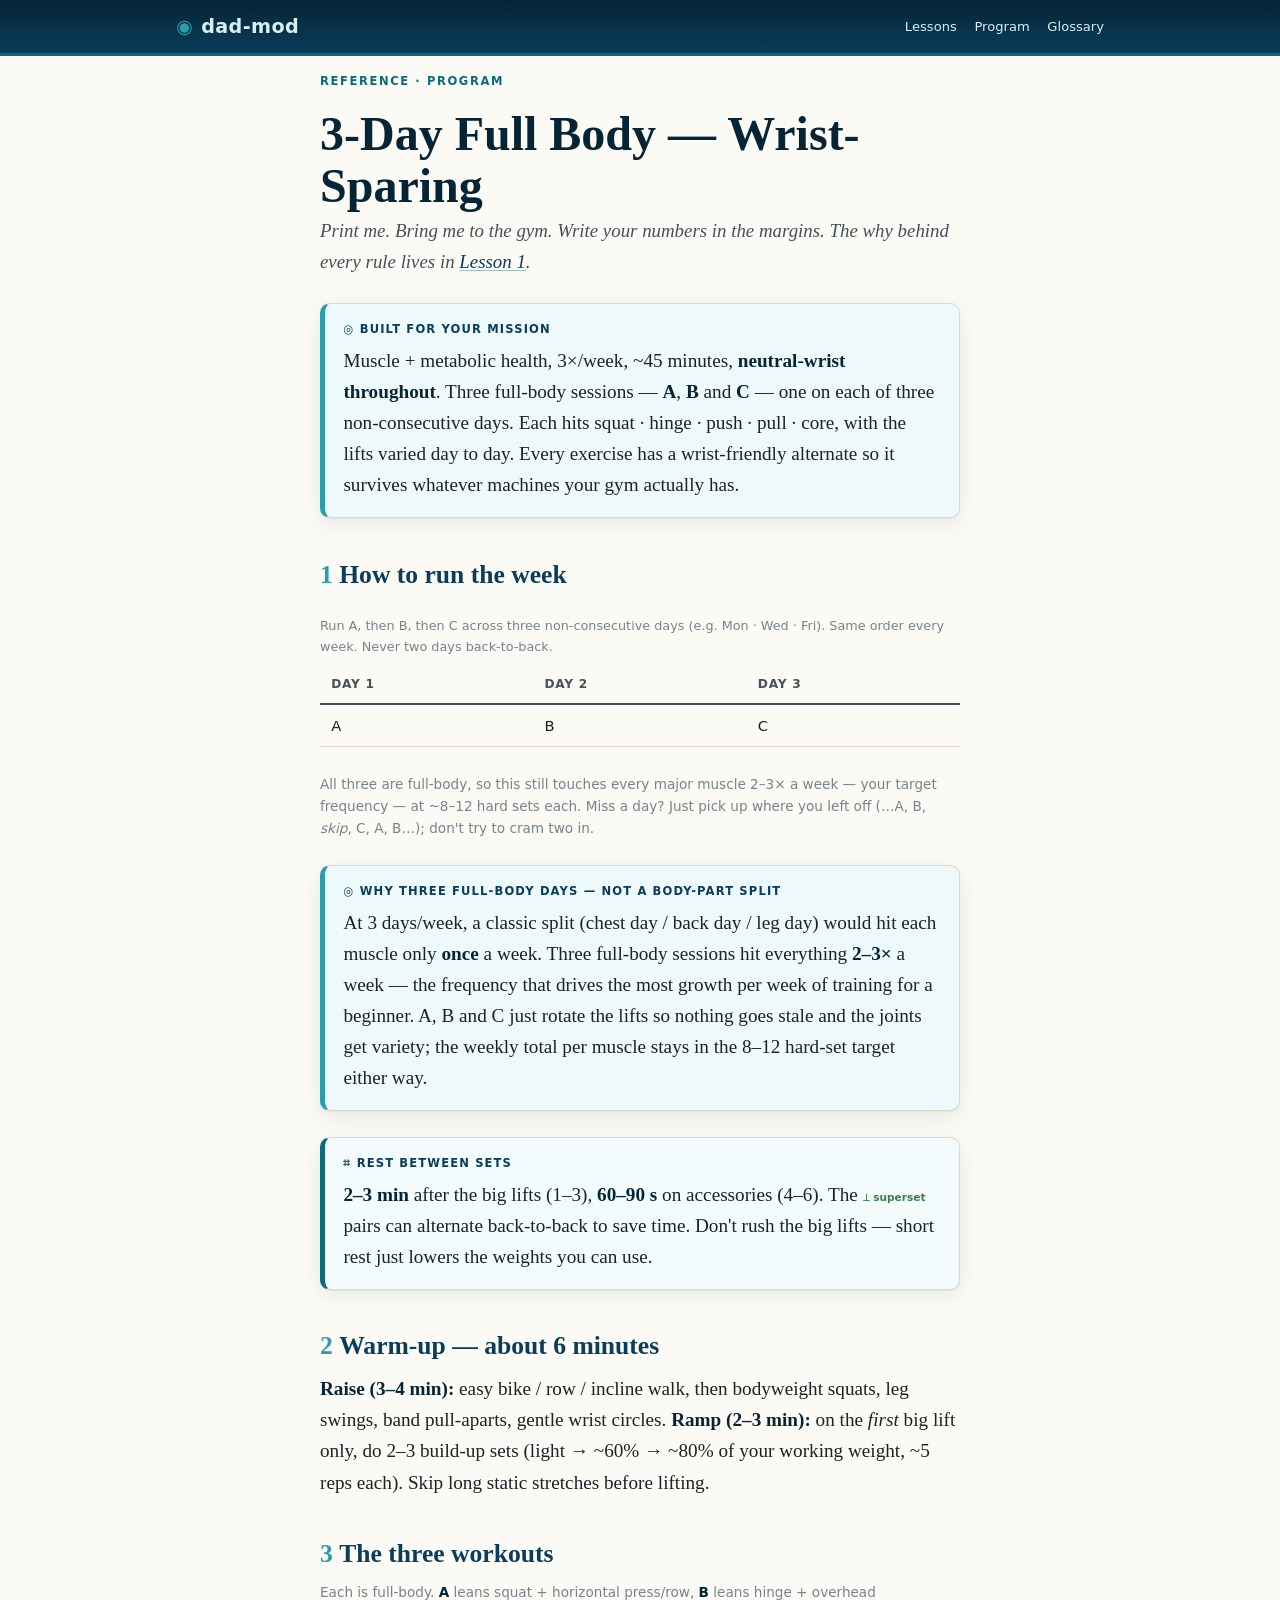
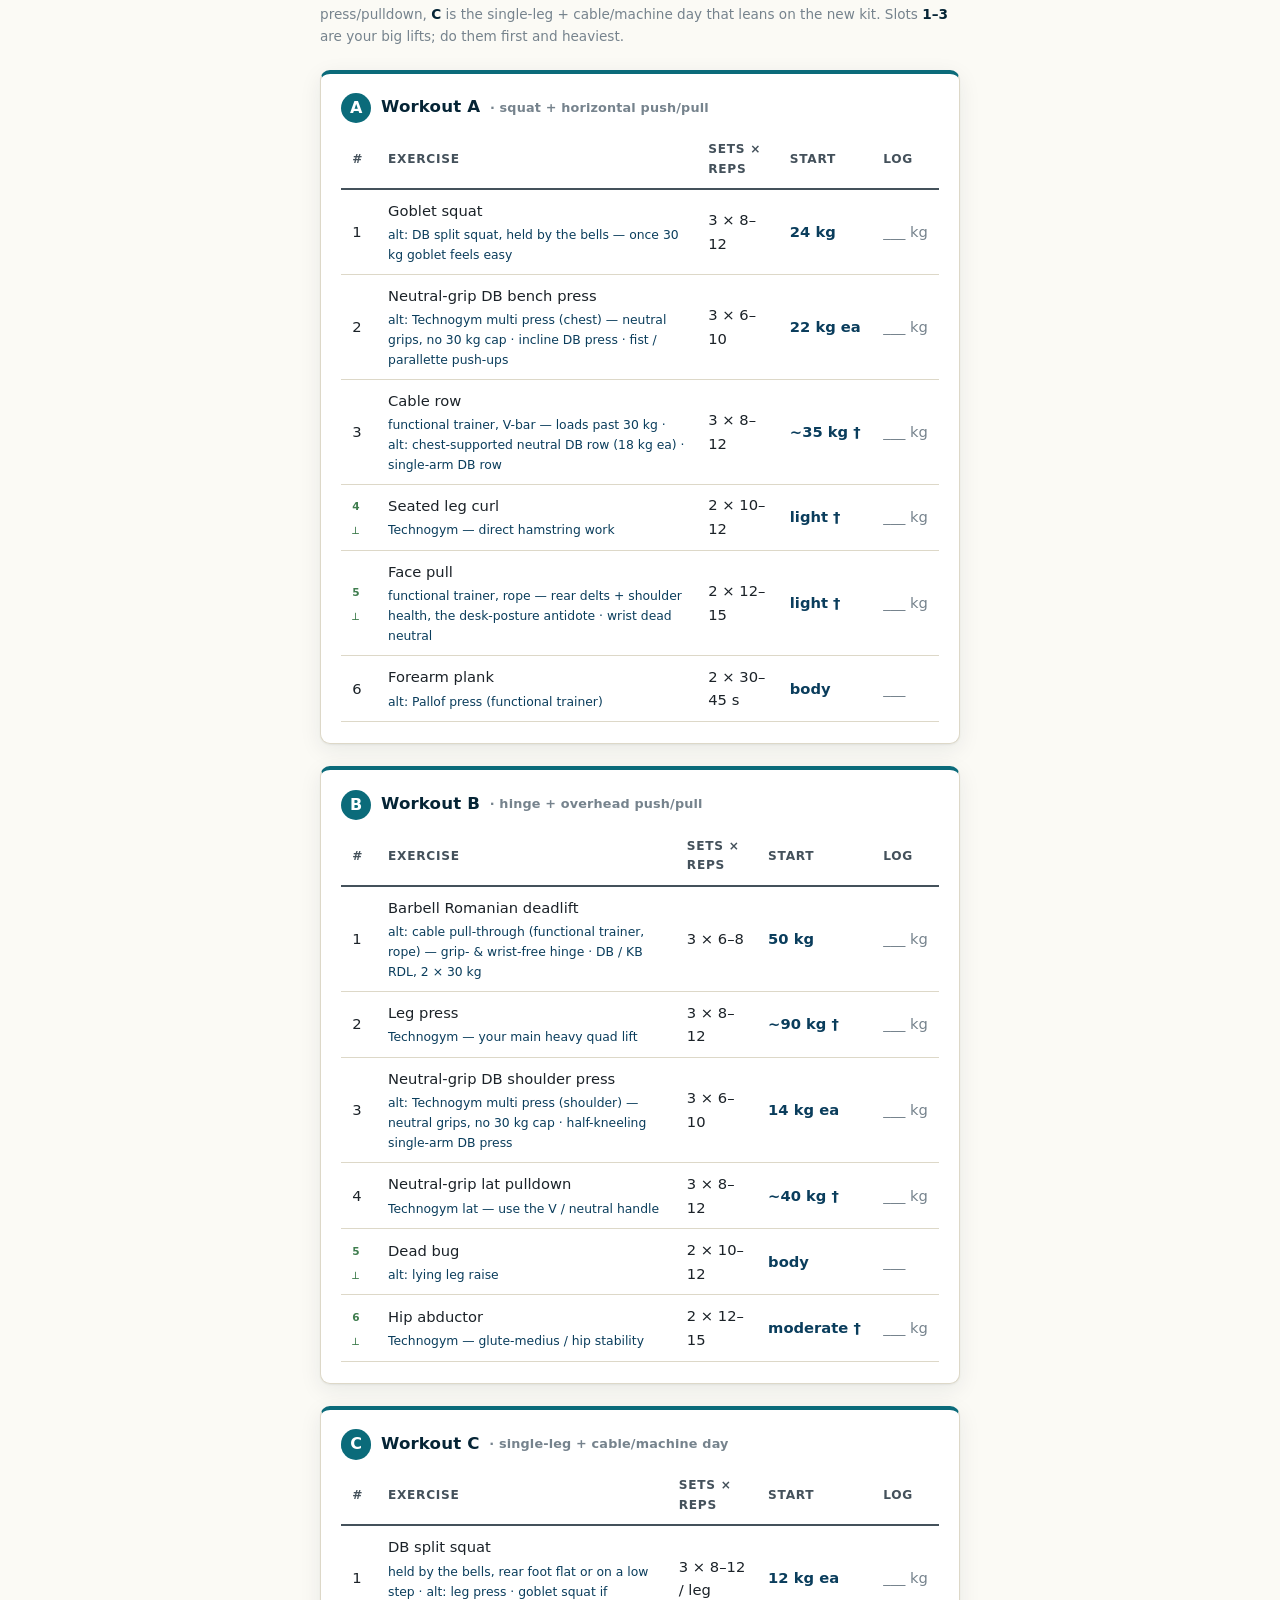
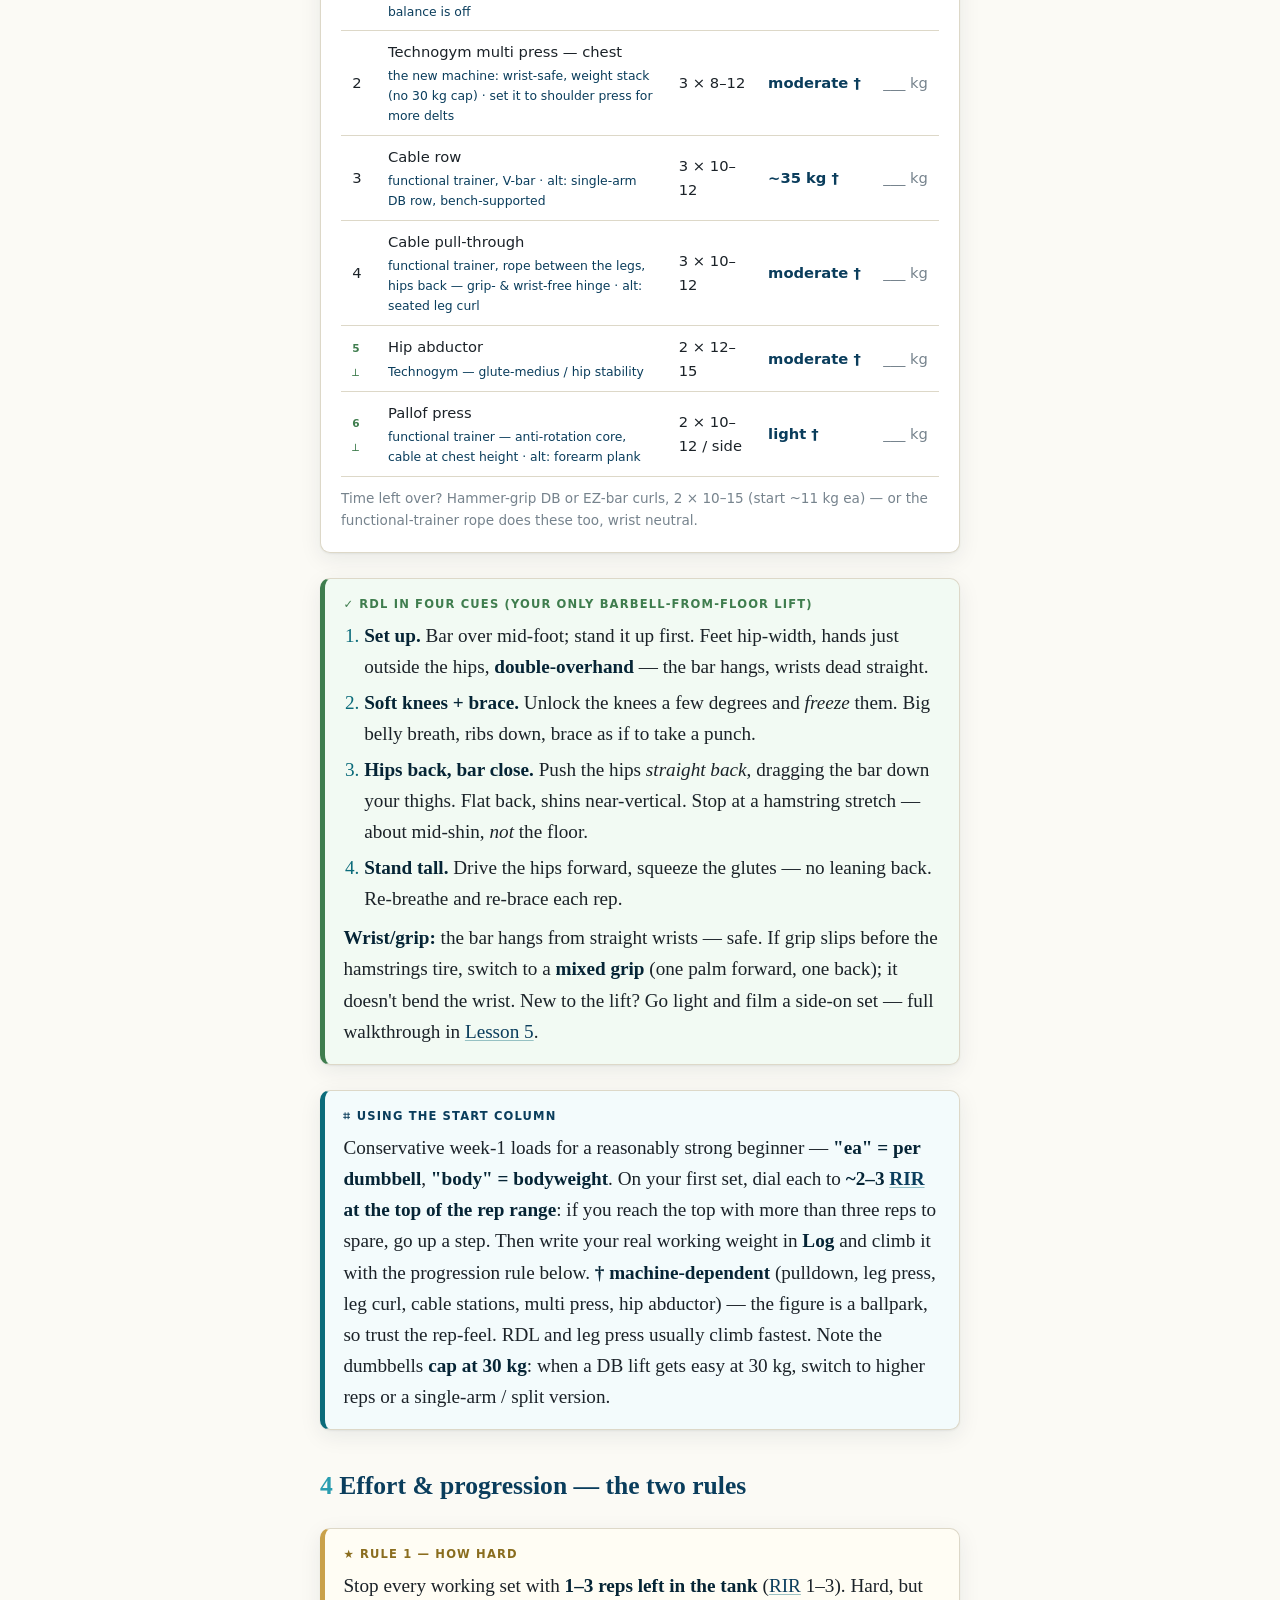
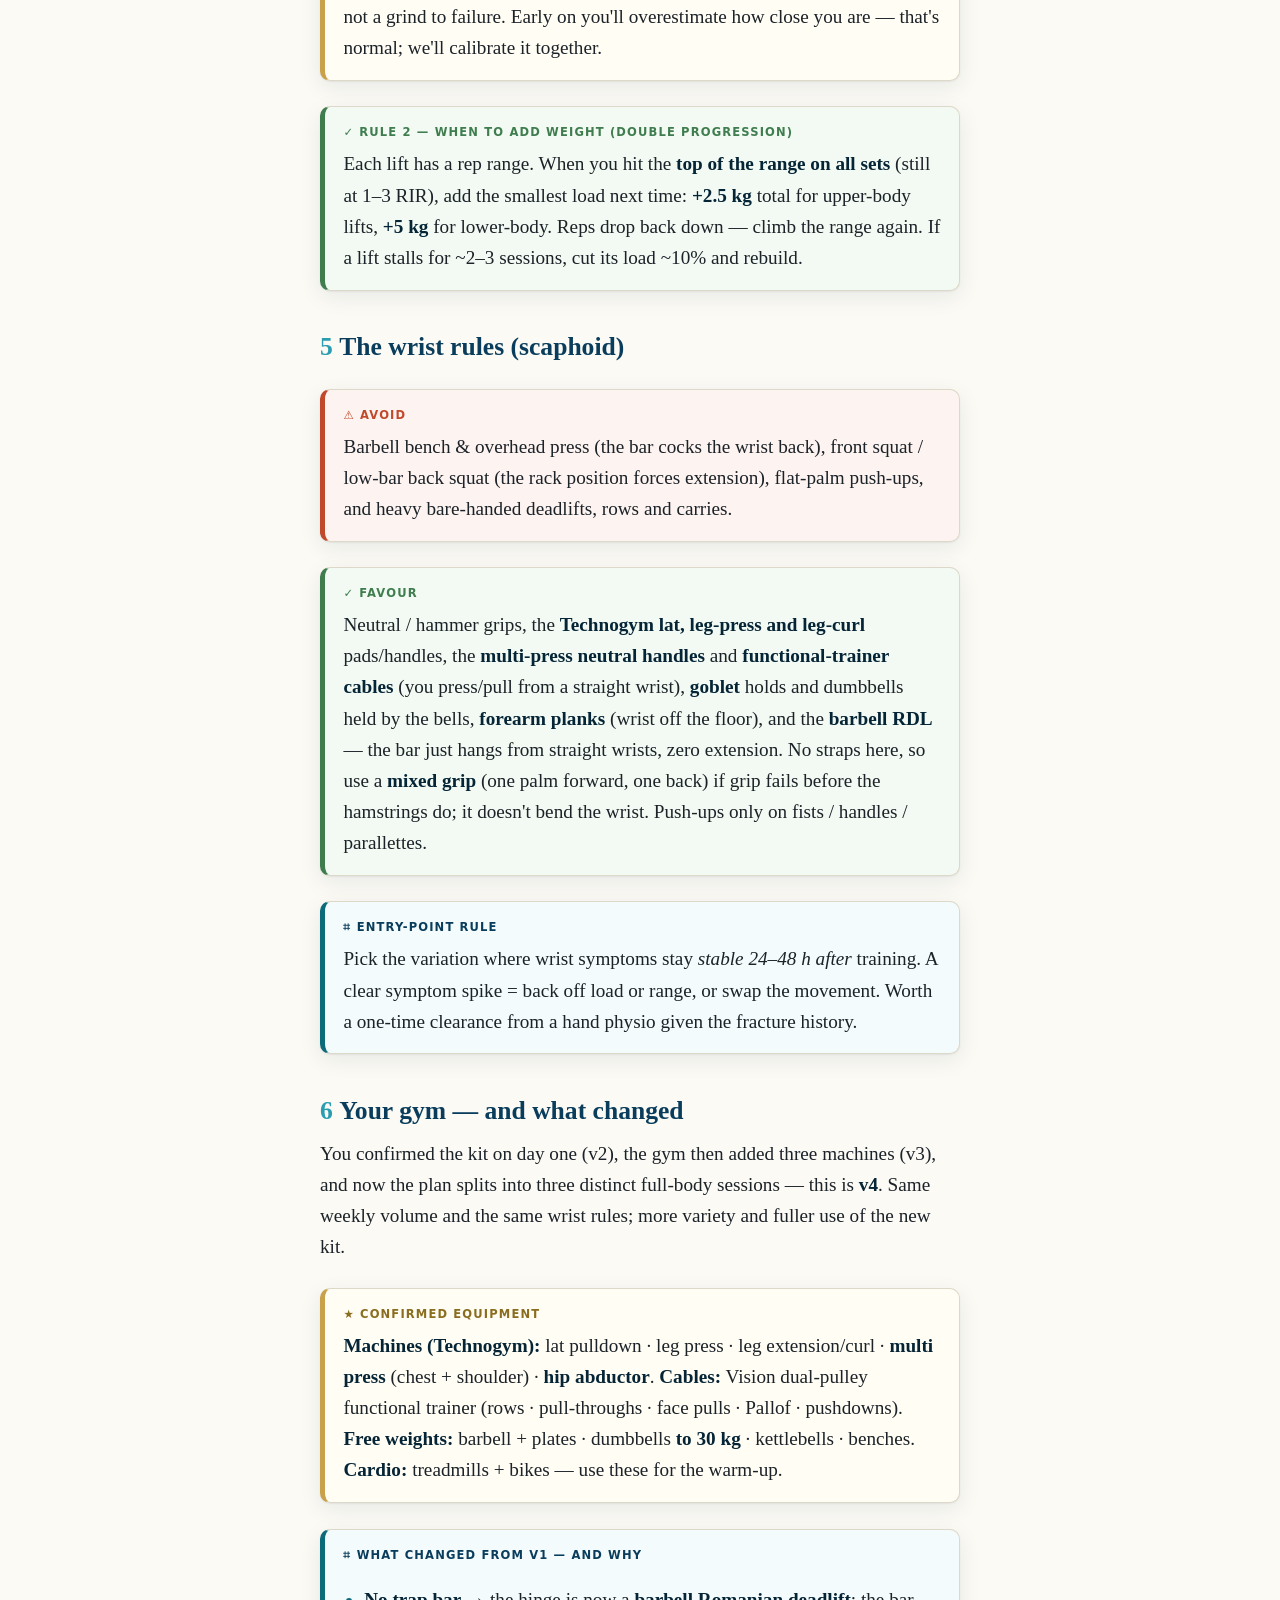
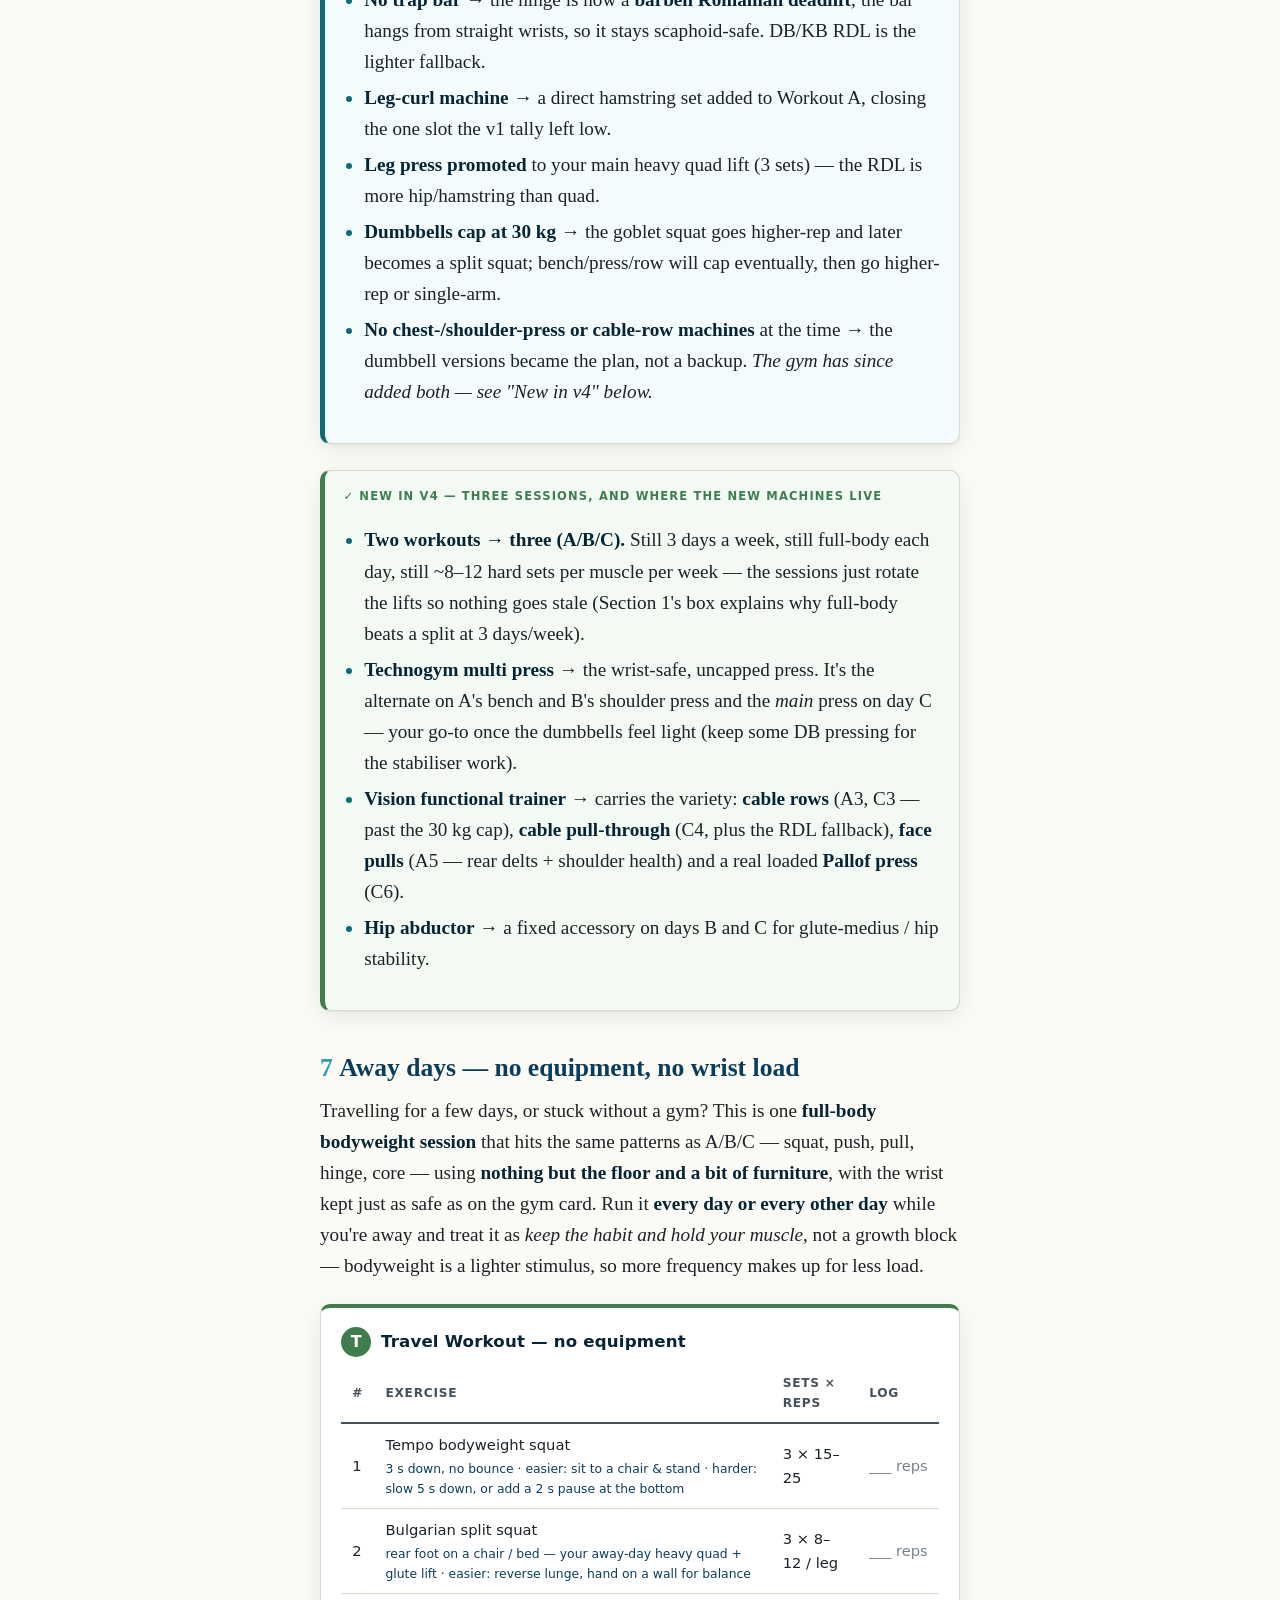
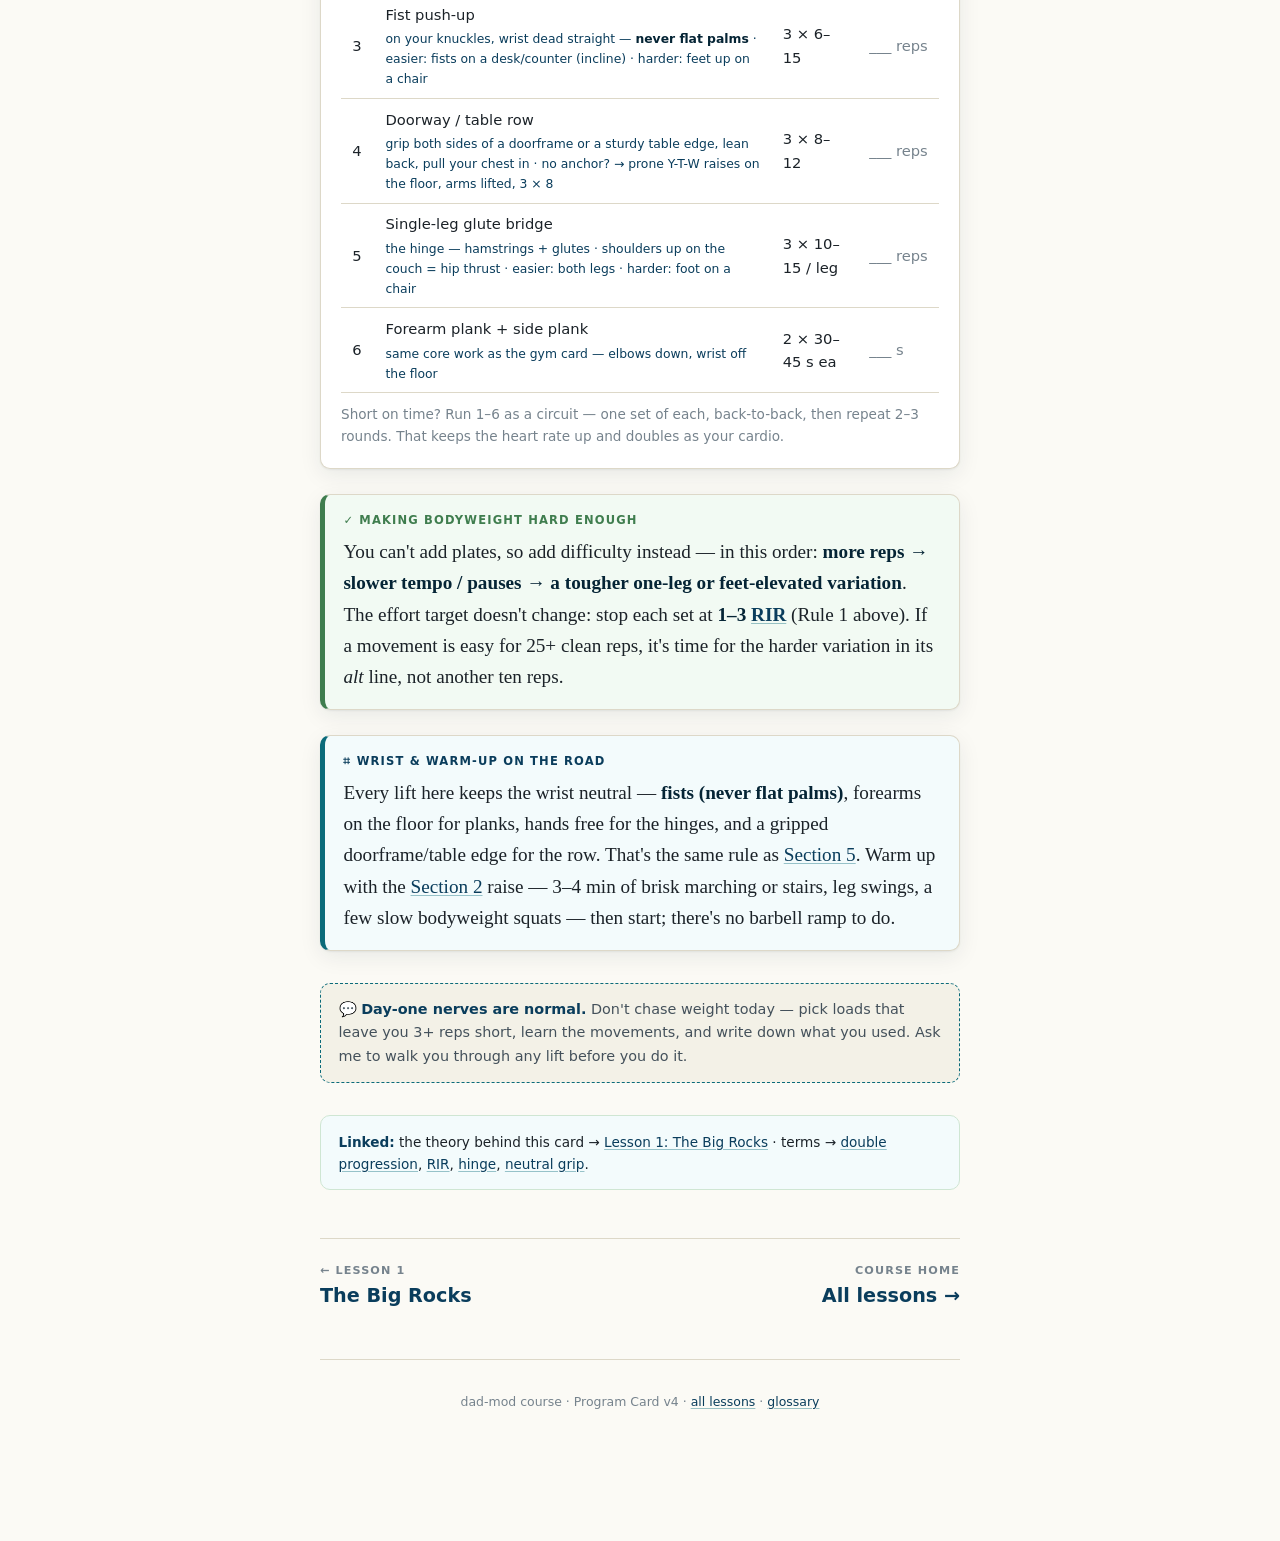
<file: reference/program-card.html>
<!DOCTYPE html>
<html lang="en">
<head>
<meta charset="utf-8">
<meta name="viewport" content="width=device-width, initial-scale=1">
<title>Program Card · 3-Day Full Body (Wrist-Sparing)</title>
<link rel="stylesheet" href="../assets/styles.css">
<script defer src="../assets/widgets.js"></script>
<style>
  /* Reference-specific: workout cards + the day-letter badge */
  .workout { scroll-margin-top:4rem; border:1px solid var(--rule); border-radius:var(--radius); border-top:4px solid var(--ocean); background:#fff; box-shadow:var(--shadow); padding:1.1rem 1.25rem 1.3rem; margin:1.4rem 0; }
  .workout > h3 { margin:.1rem 0 .2rem; display:flex; align-items:center; gap:.6rem; }
  .workout .badge { font-family:var(--sans); font-weight:800; color:#fff; background:var(--ocean); width:1.9rem; height:1.9rem; border-radius:999px; display:inline-flex; align-items:center; justify-content:center; font-size:1rem; }
  .workout table { margin:.5rem 0 0; }
  .workout td .alt { display:block; color:var(--ocean-deep); font-size:.84em; margin-top:.15rem; }
  .workout td.log { color:var(--ink-faint); font-variant-numeric:tabular-nums; white-space:nowrap; }
  .workout td.start { color:var(--ocean-deep); font-weight:700; font-variant-numeric:tabular-nums; white-space:nowrap; }
  .ss { font-family:var(--sans); font-size:.66rem; font-weight:700; color:var(--kelp); }
</style>
</head>
<body>

<header class="topbar">
  <div class="wrap-wide">
    <a class="brand" href="../index.html"><span class="dot">◉</span> dad-mod</a>
    <nav>
      <a href="../index.html">Lessons</a>
      <a href="program-card.html">Program</a>
      <a href="glossary.html">Glossary</a>
    </nav>
  </div>
</header>

<main class="wrap">
  <p class="kicker">Reference · Program</p>
  <h1 class="lesson-title">3-Day Full Body — Wrist-Sparing</h1>
  <p class="lesson-sub">Print me. Bring me to the gym. Write your numbers in the margins. The <em>why</em>
  behind every rule lives in <a href="../lessons/0001-the-big-rocks.html">Lesson 1</a>.</p>

  <div class="callout mission">
    <div class="callout-label">◎ Built for your mission</div>
    <p>Muscle + metabolic health, 3×/week, ~45 minutes, <strong>neutral-wrist throughout</strong>. Three full-body
    sessions — <strong>A</strong>, <strong>B</strong> and <strong>C</strong> — one on each of three non-consecutive
    days. Each hits squat · hinge · push · pull · core, with the lifts varied day to day. Every exercise has a
    wrist-friendly alternate so it survives whatever machines your gym actually has.</p>
  </div>

  <!-- ===== SCHEDULE ===== -->
  <h2><span class="num">1</span>How to run the week</h2>
  <table>
    <caption>Run A, then B, then C across three non-consecutive days (e.g. Mon · Wed · Fri). Same order every week. Never two days back-to-back.</caption>
    <thead><tr><th>Day 1</th><th>Day 2</th><th>Day 3</th></tr></thead>
    <tbody>
      <tr><td>A</td><td>B</td><td>C</td></tr>
    </tbody>
  </table>
  <p class="muted" style="font-family:var(--sans);font-size:.85rem">All three are full-body, so this still touches
  every major muscle 2–3× a week — your target frequency — at ~8–12 hard sets each. Miss a day? Just pick up where
  you left off (…A, B, <em>skip</em>, C, A, B…); don't try to cram two in.</p>

  <div class="callout mission">
    <div class="callout-label">◎ Why three full-body days — not a body-part split</div>
    <p>At 3 days/week, a classic split (chest day / back day / leg day) would hit each muscle only <strong>once</strong>
    a week. Three full-body sessions hit everything <strong>2–3×</strong> a week — the frequency that drives the most
    growth per week of training for a beginner. A, B and C just rotate the lifts so nothing goes stale and the joints
    get variety; the weekly total per muscle stays in the 8–12 hard-set target either way.</p>
  </div>

  <div class="callout note">
    <div class="callout-label">⌗ Rest between sets</div>
    <p><strong>2–3 min</strong> after the big lifts (1–3), <strong>60–90 s</strong> on accessories (4–6). The
    <span class="ss">⟂ superset</span> pairs can alternate back-to-back to save time. Don't rush the big lifts —
    short rest just lowers the weights you can use.</p>
  </div>

  <!-- ===== WARM-UP ===== -->
  <h2 id="warmup"><span class="num">2</span>Warm-up — about 6 minutes</h2>
  <p><strong>Raise (3–4 min):</strong> easy bike / row / incline walk, then bodyweight squats, leg swings, band
  pull-aparts, gentle wrist circles. <strong>Ramp (2–3 min):</strong> on the <em>first</em> big lift only, do 2–3
  build-up sets (light → ~60% → ~80% of your working weight, ~5 reps each). Skip long static stretches before
  lifting.</p>

  <!-- ===== WORKOUTS ===== -->
  <h2><span class="num">3</span>The three workouts</h2>
  <p class="muted" style="font-family:var(--sans);font-size:.85rem">Each is full-body. <strong>A</strong> leans
  squat + horizontal press/row, <strong>B</strong> leans hinge + overhead press/pulldown, <strong>C</strong> is the
  single-leg + cable/machine day that leans on the new kit. Slots <strong>1–3</strong> are your big lifts; do them
  first and heaviest.</p>

  <div class="workout" id="workout-a">
    <h3><span class="badge">A</span> Workout A <span style="font-family:var(--sans);font-size:.8rem;font-weight:600;color:var(--ink-faint)">· squat + horizontal push/pull</span></h3>
    <table>
      <thead><tr><th>#</th><th>Exercise</th><th>Sets × reps</th><th>Start</th><th>Log</th></tr></thead>
      <tbody>
        <tr><td>1</td><td>Goblet squat<span class="alt">alt: DB split squat, held by the bells — once 30 kg goblet feels easy</span></td><td>3 × 8–12</td><td class="start">24 kg</td><td class="log">___ kg</td></tr>
        <tr><td>2</td><td>Neutral-grip DB bench press<span class="alt">alt: Technogym multi press (chest) — neutral grips, no 30 kg cap · incline DB press · fist / parallette push-ups</span></td><td>3 × 6–10</td><td class="start">22 kg ea</td><td class="log">___ kg</td></tr>
        <tr><td>3</td><td>Cable row<span class="alt">functional trainer, V-bar — loads past 30 kg · alt: chest-supported neutral DB row (18 kg ea) · single-arm DB row</span></td><td>3 × 8–12</td><td class="start">~35 kg †</td><td class="log">___ kg</td></tr>
        <tr><td><span class="ss">4 ⟂</span></td><td>Seated leg curl<span class="alt">Technogym — direct hamstring work</span></td><td>2 × 10–12</td><td class="start">light †</td><td class="log">___ kg</td></tr>
        <tr><td><span class="ss">5 ⟂</span></td><td>Face pull<span class="alt">functional trainer, rope — rear delts + shoulder health, the desk-posture antidote · wrist dead neutral</span></td><td>2 × 12–15</td><td class="start">light †</td><td class="log">___ kg</td></tr>
        <tr><td>6</td><td>Forearm plank<span class="alt">alt: Pallof press (functional trainer)</span></td><td>2 × 30–45 s</td><td class="start">body</td><td class="log">___</td></tr>
      </tbody>
    </table>
  </div>

  <div class="workout" id="workout-b">
    <h3><span class="badge">B</span> Workout B <span style="font-family:var(--sans);font-size:.8rem;font-weight:600;color:var(--ink-faint)">· hinge + overhead push/pull</span></h3>
    <table>
      <thead><tr><th>#</th><th>Exercise</th><th>Sets × reps</th><th>Start</th><th>Log</th></tr></thead>
      <tbody>
        <tr><td>1</td><td>Barbell Romanian deadlift<span class="alt">alt: cable pull-through (functional trainer, rope) — grip- &amp; wrist-free hinge · DB / KB RDL, 2 × 30 kg</span></td><td>3 × 6–8</td><td class="start">50 kg</td><td class="log">___ kg</td></tr>
        <tr><td>2</td><td>Leg press<span class="alt">Technogym — your main heavy quad lift</span></td><td>3 × 8–12</td><td class="start">~90 kg †</td><td class="log">___ kg</td></tr>
        <tr><td>3</td><td>Neutral-grip DB shoulder press<span class="alt">alt: Technogym multi press (shoulder) — neutral grips, no 30 kg cap · half-kneeling single-arm DB press</span></td><td>3 × 6–10</td><td class="start">14 kg ea</td><td class="log">___ kg</td></tr>
        <tr><td>4</td><td>Neutral-grip lat pulldown<span class="alt">Technogym lat — use the V / neutral handle</span></td><td>3 × 8–12</td><td class="start">~40 kg †</td><td class="log">___ kg</td></tr>
        <tr><td><span class="ss">5 ⟂</span></td><td>Dead bug<span class="alt">alt: lying leg raise</span></td><td>2 × 10–12</td><td class="start">body</td><td class="log">___</td></tr>
        <tr><td><span class="ss">6 ⟂</span></td><td>Hip abductor<span class="alt">Technogym — glute-medius / hip stability</span></td><td>2 × 12–15</td><td class="start">moderate †</td><td class="log">___ kg</td></tr>
      </tbody>
    </table>
  </div>

  <div class="workout" id="workout-c">
    <h3><span class="badge">C</span> Workout C <span style="font-family:var(--sans);font-size:.8rem;font-weight:600;color:var(--ink-faint)">· single-leg + cable/machine day</span></h3>
    <table>
      <thead><tr><th>#</th><th>Exercise</th><th>Sets × reps</th><th>Start</th><th>Log</th></tr></thead>
      <tbody>
        <tr><td>1</td><td>DB split squat<span class="alt">held by the bells, rear foot flat or on a low step · alt: leg press · goblet squat if balance is off</span></td><td>3 × 8–12 / leg</td><td class="start">12 kg ea</td><td class="log">___ kg</td></tr>
        <tr><td>2</td><td>Technogym multi press — chest<span class="alt">the new machine: wrist-safe, weight stack (no 30 kg cap) · set it to shoulder press for more delts</span></td><td>3 × 8–12</td><td class="start">moderate †</td><td class="log">___ kg</td></tr>
        <tr><td>3</td><td>Cable row<span class="alt">functional trainer, V-bar · alt: single-arm DB row, bench-supported</span></td><td>3 × 10–12</td><td class="start">~35 kg †</td><td class="log">___ kg</td></tr>
        <tr><td>4</td><td>Cable pull-through<span class="alt">functional trainer, rope between the legs, hips back — grip- &amp; wrist-free hinge · alt: seated leg curl</span></td><td>3 × 10–12</td><td class="start">moderate †</td><td class="log">___ kg</td></tr>
        <tr><td><span class="ss">5 ⟂</span></td><td>Hip abductor<span class="alt">Technogym — glute-medius / hip stability</span></td><td>2 × 12–15</td><td class="start">moderate †</td><td class="log">___ kg</td></tr>
        <tr><td><span class="ss">6 ⟂</span></td><td>Pallof press<span class="alt">functional trainer — anti-rotation core, cable at chest height · alt: forearm plank</span></td><td>2 × 10–12 / side</td><td class="start">light †</td><td class="log">___ kg</td></tr>
      </tbody>
    </table>
    <p class="muted" style="font-family:var(--sans);font-size:.85rem;margin:.6rem 0 0">Time left over? Hammer-grip
    DB or EZ-bar curls, 2 × 10–15 (start ~11 kg ea) — or the functional-trainer rope does these too, wrist neutral.</p>
  </div>

  <div class="callout build">
    <div class="callout-label">✓ RDL in four cues (your only barbell-from-floor lift)</div>
    <ol style="margin:.2rem 0 0">
      <li><strong>Set up.</strong> Bar over mid-foot; stand it up first. Feet hip-width, hands just outside the hips, <strong>double-overhand</strong> — the bar hangs, wrists dead straight.</li>
      <li><strong>Soft knees + brace.</strong> Unlock the knees a few degrees and <em>freeze</em> them. Big belly breath, ribs down, brace as if to take a punch.</li>
      <li><strong>Hips back, bar close.</strong> Push the hips <em>straight back</em>, dragging the bar down your thighs. Flat back, shins near-vertical. Stop at a hamstring stretch — about mid-shin, <em>not</em> the floor.</li>
      <li><strong>Stand tall.</strong> Drive the hips forward, squeeze the glutes — no leaning back. Re-breathe and re-brace each rep.</li>
    </ol>
    <p style="margin:.5rem 0 0"><strong>Wrist/grip:</strong> the bar hangs from straight wrists — safe. If grip slips before the hamstrings tire, switch to a <strong>mixed grip</strong> (one palm forward, one back); it doesn't bend the wrist. New to the lift? Go light and film a side-on set — full walkthrough in <a href="../lessons/0008-hinge-and-squat.html">Lesson 5</a>.</p>
  </div>

  <div class="callout note">
    <div class="callout-label">⌗ Using the Start column</div>
    <p>Conservative week-1 loads for a reasonably strong beginner — <strong>"ea" = per dumbbell</strong>,
    <strong>"body" = bodyweight</strong>. On your first set, dial each to <strong>~2–3
    <a href="glossary.html#rir">RIR</a> at the top of the rep range</strong>: if you reach the top with more than
    three reps to spare, go up a step. Then write your real working weight in <strong>Log</strong> and climb it with
    the progression rule below. <strong>† machine-dependent</strong> (pulldown, leg press, leg curl, cable stations,
    multi press, hip abductor) — the figure is a ballpark, so trust the rep-feel. RDL and leg press usually climb fastest. Note the dumbbells <strong>cap at
    30 kg</strong>: when a DB lift gets easy at 30 kg, switch to higher reps or a single-arm / split version.</p>
  </div>

  <!-- ===== EFFORT + PROGRESSION ===== -->
  <h2><span class="num">4</span>Effort &amp; progression — the two rules</h2>

  <div class="callout key">
    <div class="callout-label">★ Rule 1 — how hard</div>
    <p>Stop every working set with <strong>1–3 reps left in the tank</strong>
    (<a href="glossary.html#rir">RIR</a> 1–3). Hard, but not a grind to failure. Early on you'll overestimate how
    close you are — that's normal; we'll calibrate it together.</p>
  </div>

  <div class="callout build">
    <div class="callout-label">✓ Rule 2 — when to add weight (double progression)</div>
    <p>Each lift has a rep range. When you hit the <strong>top of the range on all sets</strong> (still at 1–3
    RIR), add the smallest load next time: <strong>+2.5 kg</strong> total for upper-body lifts,
    <strong>+5 kg</strong> for lower-body. Reps drop back down — climb the range again. If a lift stalls for ~2–3
    sessions, cut its load ~10% and rebuild.</p>
  </div>

  <!-- ===== WRIST ===== -->
  <h2 id="wrist"><span class="num">5</span>The wrist rules (scaphoid)</h2>

  <div class="callout warning">
    <div class="callout-label">⚠ Avoid</div>
    <p>Barbell bench &amp; overhead press (the bar cocks the wrist back), front squat / low-bar back squat (the
    rack position forces extension), flat-palm push-ups, and heavy bare-handed deadlifts, rows and carries.</p>
  </div>

  <div class="callout build">
    <div class="callout-label">✓ Favour</div>
    <p>Neutral / hammer grips, the <strong>Technogym lat, leg-press and leg-curl</strong> pads/handles, the
    <strong>multi-press neutral handles</strong> and <strong>functional-trainer cables</strong> (you press/pull from
    a straight wrist), <strong>goblet</strong> holds and dumbbells held by the bells, <strong>forearm planks</strong> (wrist off the
    floor), and the <strong>barbell RDL</strong> — the bar just hangs from straight wrists, zero extension. No straps
    here, so use a <strong>mixed grip</strong> (one palm forward, one back) if grip fails before the hamstrings do;
    it doesn't bend the wrist. Push-ups only on fists / handles / parallettes.</p>
  </div>

  <div class="callout note">
    <div class="callout-label">⌗ Entry-point rule</div>
    <p>Pick the variation where wrist symptoms stay <em>stable 24–48 h after</em> training. A clear symptom spike
    = back off load or range, or swap the movement. Worth a one-time clearance from a hand physio given the
    fracture history.</p>
  </div>

  <!-- ===== CONFIRMED EQUIPMENT ===== -->
  <h2><span class="num">6</span>Your gym — and what changed</h2>
  <p>You confirmed the kit on day one (v2), the gym then added three machines (v3), and now the plan splits into
  three distinct full-body sessions — this is <strong>v4</strong>. Same weekly volume and the same wrist rules;
  more variety and fuller use of the new kit.</p>

  <div class="callout key">
    <div class="callout-label">★ Confirmed equipment</div>
    <p><strong>Machines (Technogym):</strong> lat pulldown · leg press · leg extension/curl · <strong>multi press</strong>
    (chest + shoulder) · <strong>hip abductor</strong>.
    <strong>Cables:</strong> Vision dual-pulley functional trainer (rows · pull-throughs · face pulls · Pallof · pushdowns).
    <strong>Free weights:</strong> barbell + plates · dumbbells <strong>to 30 kg</strong> · kettlebells · benches.
    <strong>Cardio:</strong> treadmills + bikes — use these for the warm-up.</p>
  </div>

  <div class="callout note">
    <div class="callout-label">⌗ What changed from v1 — and why</div>
    <ul>
      <li><strong>No trap bar</strong> → the hinge is now a <strong>barbell Romanian deadlift</strong>; the bar hangs from straight wrists, so it stays scaphoid-safe. DB/KB RDL is the lighter fallback.</li>
      <li><strong>Leg-curl machine</strong> → a direct hamstring set added to Workout A, closing the one slot the v1 tally left low.</li>
      <li><strong>Leg press promoted</strong> to your main heavy quad lift (3 sets) — the RDL is more hip/hamstring than quad.</li>
      <li><strong>Dumbbells cap at 30 kg</strong> → the goblet squat goes higher-rep and later becomes a split squat; bench/press/row will cap eventually, then go higher-rep or single-arm.</li>
      <li><strong>No chest-/shoulder-press or cable-row machines</strong> at the time → the dumbbell versions became the plan, not a backup. <em>The gym has since added both — see "New in v4" below.</em></li>
    </ul>
  </div>

  <div class="callout build">
    <div class="callout-label">✓ New in v4 — three sessions, and where the new machines live</div>
    <ul>
      <li><strong>Two workouts → three (A/B/C).</strong> Still 3 days a week, still full-body each day, still ~8–12 hard sets per muscle per week — the sessions just rotate the lifts so nothing goes stale (Section 1's box explains why full-body beats a split at 3 days/week).</li>
      <li><strong>Technogym multi press</strong> → the wrist-safe, uncapped press. It's the alternate on A's bench and B's shoulder press and the <em>main</em> press on day C — your go-to once the dumbbells feel light (keep some DB pressing for the stabiliser work).</li>
      <li><strong>Vision functional trainer</strong> → carries the variety: <strong>cable rows</strong> (A3, C3 — past the 30 kg cap), <strong>cable pull-through</strong> (C4, plus the RDL fallback), <strong>face pulls</strong> (A5 — rear delts + shoulder health) and a real loaded <strong>Pallof press</strong> (C6).</li>
      <li><strong>Hip abductor</strong> → a fixed accessory on days B and C for glute-medius / hip stability.</li>
    </ul>
  </div>

  <!-- ===== TRAVEL / AWAY DAY ===== -->
  <h2><span class="num">7</span>Away days — no equipment, no wrist load</h2>
  <p>Travelling for a few days, or stuck without a gym? This is one <strong>full-body bodyweight session</strong>
  that hits the same patterns as A/B/C — squat, push, pull, hinge, core — using <strong>nothing but the floor and a
  bit of furniture</strong>, with the wrist kept just as safe as on the gym card. Run it <strong>every day or every
  other day</strong> while you're away and treat it as <em>keep the habit and hold your muscle</em>, not a growth
  block — bodyweight is a lighter stimulus, so more frequency makes up for less load.</p>

  <div class="workout" id="workout-t" style="border-top-color:var(--kelp)">
    <h3><span class="badge" style="background:var(--kelp)">T</span> Travel Workout — no equipment</h3>
    <table>
      <thead><tr><th>#</th><th>Exercise</th><th>Sets × reps</th><th>Log</th></tr></thead>
      <tbody>
        <tr><td>1</td><td>Tempo bodyweight squat<span class="alt">3 s down, no bounce · easier: sit to a chair &amp; stand · harder: slow 5 s down, or add a 2 s pause at the bottom</span></td><td>3 × 15–25</td><td class="log">___ reps</td></tr>
        <tr><td>2</td><td>Bulgarian split squat<span class="alt">rear foot on a chair / bed — your away-day heavy quad + glute lift · easier: reverse lunge, hand on a wall for balance</span></td><td>3 × 8–12 / leg</td><td class="log">___ reps</td></tr>
        <tr><td>3</td><td>Fist push-up<span class="alt">on your knuckles, wrist dead straight — <strong>never flat palms</strong> · easier: fists on a desk/counter (incline) · harder: feet up on a chair</span></td><td>3 × 6–15</td><td class="log">___ reps</td></tr>
        <tr><td>4</td><td>Doorway / table row<span class="alt">grip both sides of a doorframe or a sturdy table edge, lean back, pull your chest in · no anchor? → prone Y-T-W raises on the floor, arms lifted, 3 × 8</span></td><td>3 × 8–12</td><td class="log">___ reps</td></tr>
        <tr><td>5</td><td>Single-leg glute bridge<span class="alt">the hinge — hamstrings + glutes · shoulders up on the couch = hip thrust · easier: both legs · harder: foot on a chair</span></td><td>3 × 10–15 / leg</td><td class="log">___ reps</td></tr>
        <tr><td>6</td><td>Forearm plank + side plank<span class="alt">same core work as the gym card — elbows down, wrist off the floor</span></td><td>2 × 30–45 s ea</td><td class="log">___ s</td></tr>
      </tbody>
    </table>
    <p class="muted" style="font-family:var(--sans);font-size:.85rem;margin:.6rem 0 0">Short on time? Run 1–6 as a
    circuit — one set of each, back-to-back, then repeat 2–3 rounds. That keeps the heart rate up and doubles as your
    cardio.</p>
  </div>

  <div class="callout build">
    <div class="callout-label">✓ Making bodyweight hard enough</div>
    <p>You can't add plates, so add difficulty instead — in this order: <strong>more reps → slower tempo / pauses →
    a tougher one-leg or feet-elevated variation</strong>. The effort target doesn't change: stop each set at
    <strong>1–3 <a href="glossary.html#rir">RIR</a></strong> (Rule 1 above). If a movement is easy for 25+ clean
    reps, it's time for the harder variation in its <em>alt</em> line, not another ten reps.</p>
  </div>

  <div class="callout note">
    <div class="callout-label">⌗ Wrist &amp; warm-up on the road</div>
    <p>Every lift here keeps the wrist neutral — <strong>fists (never flat palms)</strong>, forearms on the floor
    for planks, hands free for the hinges, and a gripped doorframe/table edge for the row. That's the same rule as
    <a href="#wrist">Section 5</a>. Warm up with the <a href="#warmup">Section 2</a> raise — 3–4 min of brisk marching or
    stairs, leg swings, a few slow bodyweight squats — then start; there's no barbell ramp to do.</p>
  </div>

  <div class="ask-teacher">
    💬 <b>Day-one nerves are normal.</b> Don't chase weight today — pick loads that leave you 3+ reps short, learn
    the movements, and write down what you used. Ask me to walk you through any lift before you do it.
  </div>

  <div class="crosslinks">
    <b>Linked:</b> the theory behind this card → <a href="../lessons/0001-the-big-rocks.html">Lesson 1: The Big Rocks</a> ·
    terms → <a href="glossary.html#double-progression">double progression</a>,
    <a href="glossary.html#rir">RIR</a>,
    <a href="glossary.html#hinge">hinge</a>,
    <a href="glossary.html#neutral-grip">neutral grip</a>.
  </div>

  <nav class="lesson-nav">
    <a href="../lessons/0001-the-big-rocks.html">
      <div class="dir">← Lesson 1</div>
      <div class="ttl">The Big Rocks</div>
    </a>
    <a class="next" href="../index.html">
      <div class="dir">Course home</div>
      <div class="ttl">All lessons →</div>
    </a>
  </nav>

  <p class="pagefoot">dad-mod course · Program Card v4 ·
  <a href="../index.html">all lessons</a> ·
  <a href="glossary.html">glossary</a></p>
</main>
</body>
</html>
</file>
<file: assets/styles.css>
/* ============================================================================
   dad-mod course — shared stylesheet
   One look for every lesson. Tufte-inspired typography, the shared ocean palette
   (ported from the sibling Hydrophone course, kept identical so they match), and
   reusable component classes (callouts, source boxes, quizzes, checklists).
   Linked by every lesson and by index.html. No external fonts (works offline).
   ============================================================================ */

:root {
  /* Palette — warm paper, deep ocean, a coral accent */
  --paper:      #fbfaf5;
  --paper-2:    #f3f1e7;
  --ink:        #1b2228;
  --ink-soft:   #44515b;
  --ink-faint:  #76838d;
  --rule:       #ddd8c8;

  --ocean:      #0b6b7a;   /* primary accent — teal */
  --ocean-deep: #0a3d5c;   /* headings, links */
  --abyss:      #052435;   /* darkest */
  --surface:    #2a9db0;   /* bright highlight */
  --coral:      #c1492b;   /* warnings / wrong */
  --kelp:       #3f7d4e;   /* correct / go */
  --sand:       #c9a14a;   /* keep / highlight */

  --maxw:       46rem;     /* measure for body text */
  --gutter:     clamp(1rem, 4vw, 3rem);

  --serif: "Iowan Old Style", "Palatino Linotype", Palatino, "Book Antiqua", Georgia, serif;
  --sans:  "Inter", "Helvetica Neue", -apple-system, BlinkMacSystemFont, "Segoe UI", system-ui, sans-serif;
  --mono:  "SF Mono", "JetBrains Mono", "Fira Mono", ui-monospace, "Menlo", monospace;

  --shadow: 0 1px 2px rgba(5,36,53,.06), 0 6px 22px rgba(5,36,53,.08);
  --radius: 10px;
}

/* ---- Reset-ish ---------------------------------------------------------- */
*, *::before, *::after { box-sizing: border-box; }
html { -webkit-text-size-adjust: 100%; scroll-behavior: smooth; }
body {
  margin: 0;
  background: var(--paper);
  color: var(--ink);
  font-family: var(--serif);
  font-size: clamp(1.02rem, 0.55rem + 0.9vw, 1.2rem);
  line-height: 1.62;
  text-rendering: optimizeLegibility;
  -webkit-font-smoothing: antialiased;
}
img, svg, canvas { max-width: 100%; height: auto; }

/* ---- Layout ------------------------------------------------------------- */
.wrap { max-width: var(--maxw); margin-inline: auto; padding-inline: var(--gutter); }
.wrap-wide { max-width: 64rem; margin-inline: auto; padding-inline: var(--gutter); }
main { padding-block: 1rem 4rem; }
section { margin-block: 2.4rem; }

/* ---- Top bar ------------------------------------------------------------ */
.topbar {
  background: linear-gradient(180deg, var(--abyss), var(--ocean-deep));
  color: #eaf3f5;
  border-bottom: 3px solid var(--ocean);
}
.topbar .wrap-wide { display: flex; align-items: center; justify-content: space-between; gap: 1rem; padding-block: .7rem; }
.topbar a { color: #d7eef2; text-decoration: none; }
.topbar .brand { font-family: var(--sans); font-weight: 700; letter-spacing: .02em; display: flex; align-items: center; gap: .5rem; }
.topbar .brand .dot { color: var(--surface); }
.topbar nav { font-family: var(--sans); font-size: .82rem; display: flex; gap: 1.1rem; }
.topbar nav a:hover { color: #fff; text-decoration: underline; }

/* ---- Lesson header ------------------------------------------------------ */
.kicker {
  font-family: var(--sans);
  text-transform: uppercase;
  letter-spacing: .14em;
  font-size: .72rem;
  font-weight: 700;
  color: var(--ocean);
}
.lesson-title { font-family: var(--serif); font-weight: 600; font-size: clamp(1.9rem, 1rem + 3vw, 3rem); line-height: 1.08; margin: .35rem 0 .3rem; color: var(--abyss); }
.lesson-sub { font-size: 1.18rem; color: var(--ink-soft); font-style: italic; margin: 0 0 1rem; }
.lesson-meta { font-family: var(--sans); font-size: .78rem; color: var(--ink-faint); display: flex; flex-wrap: wrap; gap: .4rem .9rem; align-items: center; border-block: 1px solid var(--rule); padding-block: .55rem; margin-block: 1.1rem 2rem; }
.lesson-meta .sep { color: var(--rule); }

/* ---- Headings & text ---------------------------------------------------- */
h2 { font-family: var(--serif); font-weight: 600; font-size: 1.6rem; line-height: 1.2; margin: 2.6rem 0 .7rem; color: var(--ocean-deep); }
h2 .num { color: var(--surface); font-variant-numeric: tabular-nums; margin-right: .4rem; }
h3 { font-family: var(--sans); font-weight: 700; font-size: 1.04rem; letter-spacing: .01em; margin: 1.8rem 0 .5rem; color: var(--abyss); }
p { margin: 0 0 1.05rem; }
.lead { font-size: 1.2rem; color: var(--ink-soft); }
a { color: var(--ocean-deep); text-decoration-color: rgba(11,107,122,.4); text-underline-offset: 2px; }
a:hover { text-decoration-color: var(--ocean); }
strong { color: var(--abyss); }
em { color: inherit; }
hr { border: 0; border-top: 1px solid var(--rule); margin: 2.4rem 0; }
ul, ol { padding-left: 1.3rem; }
li { margin: .3rem 0; }
li::marker { color: var(--ocean); }
small { font-size: .82em; color: var(--ink-faint); }
sup { line-height: 0; }

/* ---- Citations / reference superscripts --------------------------------- */
.cite { font-family: var(--sans); font-size: .62em; font-weight: 700; vertical-align: super; }
.cite a { text-decoration: none; padding: 0 .15em; color: var(--ocean); }
.cite a:hover { text-decoration: underline; }

/* ---- Sidenotes / margin notes ------------------------------------------- */
.sidenote { font-family: var(--sans); font-size: .82rem; line-height: 1.45; color: var(--ink-soft); border-left: 3px solid var(--rule); padding: .1rem 0 .1rem .8rem; margin: 1.1rem 0; }

/* ---- Figures ------------------------------------------------------------ */
figure { margin: 1.8rem 0; }
figure.bleed { max-width: 64rem; margin-inline: calc(50% - 50vw); padding-inline: var(--gutter); }
figcaption { font-family: var(--sans); font-size: .8rem; color: var(--ink-faint); margin-top: .55rem; line-height: 1.45; }
figcaption b { color: var(--ink-soft); }
.frame { background: #fff; border: 1px solid var(--rule); border-radius: var(--radius); padding: 1rem; box-shadow: var(--shadow); }

/* ---- Callouts ----------------------------------------------------------- */
.callout { border-radius: var(--radius); padding: 1rem 1.15rem 1.05rem; margin: 1.6rem 0; border: 1px solid var(--rule); background: #fff; box-shadow: var(--shadow); position: relative; }
.callout > .callout-label { font-family: var(--sans); font-weight: 700; font-size: .72rem; text-transform: uppercase; letter-spacing: .1em; display: flex; align-items: center; gap: .45rem; margin-bottom: .4rem; }
.callout p:last-child { margin-bottom: 0; }
.callout.key      { border-left: 5px solid var(--sand);  background: #fffdf4; }
.callout.key      .callout-label { color: #8a6d1e; }
.callout.note     { border-left: 5px solid var(--ocean); background: #f3fbfc; }
.callout.note     .callout-label { color: var(--ocean-deep); }
.callout.mission  { border-left: 5px solid var(--surface); background: #eef9fb; }
.callout.mission  .callout-label { color: var(--ocean-deep); }
.callout.build    { border-left: 5px solid var(--kelp); background: #f2faf3; }
.callout.build    .callout-label { color: var(--kelp); }
.callout.warning  { border-left: 5px solid var(--coral); background: #fdf3f0; }
.callout.warning  .callout-label { color: var(--coral); }

/* ---- Primary source box ------------------------------------------------- */
.sourcebox { display: flex; gap: .9rem; align-items: flex-start; background: linear-gradient(180deg, #f1fafb, #fff); border: 1px solid var(--rule); border-top: 4px solid var(--ocean); border-radius: var(--radius); padding: 1rem 1.15rem; margin: 1.8rem 0; box-shadow: var(--shadow); }
.sourcebox .icon { font-size: 1.5rem; line-height: 1.2; }
.sourcebox .label { font-family: var(--sans); font-weight: 700; font-size: .7rem; text-transform: uppercase; letter-spacing: .1em; color: var(--ocean); margin-bottom: .2rem; }
.sourcebox .title { font-weight: 600; }
.sourcebox .desc { font-family: var(--sans); font-size: .84rem; color: var(--ink-soft); margin-top: .2rem; }

/* ---- "Ask your teacher" reminder ---------------------------------------- */
.ask-teacher { font-family: var(--sans); font-size: .9rem; background: var(--paper-2); border: 1px dashed var(--ocean); border-radius: var(--radius); padding: .9rem 1.1rem; margin: 2rem 0; color: var(--ink-soft); }
.ask-teacher b { color: var(--ocean-deep); }

/* ---- Formula display ---------------------------------------------------- */
.formula { font-family: var(--mono); background: var(--abyss); color: #d8f1f5; border-radius: var(--radius); padding: 1rem 1.2rem; margin: 1.4rem 0; overflow-x: auto; font-size: 1.02rem; line-height: 1.7; }
.formula .var { color: #ffd479; }
.formula .op  { color: #8fb9c6; }
.formula small { display: block; color: #8fb9c6; font-family: var(--sans); font-size: .76rem; margin-top: .5rem; }
.inline-math { font-family: var(--mono); background: var(--paper-2); padding: .05em .35em; border-radius: 4px; font-size: .92em; }

/* ---- Tables ------------------------------------------------------------- */
table { border-collapse: collapse; width: 100%; margin: 1.6rem 0; font-size: .92rem; font-family: var(--sans); }
caption { font-family: var(--sans); font-size: .8rem; color: var(--ink-faint); text-align: left; margin-bottom: .5rem; }
th, td { text-align: left; padding: .55rem .7rem; border-bottom: 1px solid var(--rule); }
thead th { border-bottom: 2px solid var(--ink-soft); font-size: .76rem; text-transform: uppercase; letter-spacing: .06em; color: var(--ink-soft); }
tbody tr:hover { background: var(--paper-2); }
td.num, th.num { text-align: right; font-variant-numeric: tabular-nums; }

/* ---- Tags / pills ------------------------------------------------------- */
.tag { display: inline-block; font-family: var(--sans); font-size: .68rem; font-weight: 700; text-transform: uppercase; letter-spacing: .06em; padding: .15rem .5rem; border-radius: 999px; background: var(--paper-2); color: var(--ink-soft); border: 1px solid var(--rule); }
.tag.ocean { background: #e7f5f7; color: var(--ocean-deep); border-color: #bfe2e8; }
.tag.build { background: #eef7ef; color: var(--kelp); border-color: #cfe6d3; }
.tag.math  { background: #fff7e6; color: #8a6d1e; border-color: #ecdcae; }

/* ---- Code --------------------------------------------------------------- */
pre, code { font-family: var(--mono); }
code { background: var(--paper-2); padding: .08em .35em; border-radius: 4px; font-size: .9em; }
pre { background: var(--abyss); color: #d8f1f5; padding: 1rem 1.2rem; border-radius: var(--radius); overflow-x: auto; line-height: 1.55; font-size: .86rem; }
pre code { background: none; padding: 0; color: inherit; }

/* ===========================================================================
   INTERACTIVE WIDGETS  (paired with assets/widgets.js)
   =========================================================================== */

/* ---- Quiz --------------------------------------------------------------- */
.quiz { background: #fff; border: 1px solid var(--rule); border-radius: var(--radius); padding: 1.2rem 1.25rem 1.3rem; margin: 1.8rem 0; box-shadow: var(--shadow); }
.quiz .q-kicker { font-family: var(--sans); font-size: .68rem; font-weight: 700; letter-spacing: .12em; text-transform: uppercase; color: var(--ocean); }
.quiz .q-text { font-weight: 600; font-size: 1.12rem; margin: .35rem 0 .9rem; color: var(--abyss); }
.quiz .q-options { display: grid; gap: .55rem; }
.quiz button.opt {
  font-family: var(--sans); font-size: .95rem; text-align: left; cursor: pointer;
  background: var(--paper); border: 1.5px solid var(--rule); border-radius: 8px;
  padding: .7rem .9rem; color: var(--ink); transition: border-color .15s, background .15s, transform .05s;
}
.quiz button.opt:hover { border-color: var(--ocean); }
.quiz button.opt:active { transform: translateY(1px); }
.quiz button.opt.correct { border-color: var(--kelp); background: #eef7ef; color: #245c30; font-weight: 600; }
.quiz button.opt.wrong   { border-color: var(--coral); background: #fdf0ec; color: #8d2f1a; }
.quiz button.opt:disabled { cursor: default; opacity: .85; }
.quiz .q-feedback { font-family: var(--sans); font-size: .9rem; margin-top: .85rem; padding: .7rem .85rem; border-radius: 8px; display: none; line-height: 1.5; }
.quiz .q-feedback.show { display: block; }
.quiz .q-feedback.right { background: #eef7ef; color: #245c30; border: 1px solid #cfe6d3; }
.quiz .q-feedback.nope  { background: #fdf0ec; color: #8d2f1a; border: 1px solid #f0cfc4; }

/* ---- Calculator / interactive card -------------------------------------- */
.calc { background: linear-gradient(180deg, #fff, #f7fbfc); border: 1px solid var(--rule); border-top: 4px solid var(--surface); border-radius: var(--radius); padding: 1.2rem 1.25rem 1.3rem; margin: 1.8rem 0; box-shadow: var(--shadow); }
.calc .calc-title { font-family: var(--sans); font-weight: 700; font-size: .95rem; color: var(--ocean-deep); margin-bottom: .9rem; display: flex; align-items: center; gap: .5rem; }
.calc .controls { display: grid; gap: 1rem; }
.calc .control { font-family: var(--sans); }
.calc .control label { display: flex; justify-content: space-between; font-size: .82rem; font-weight: 600; color: var(--ink-soft); margin-bottom: .3rem; }
.calc .control output { font-variant-numeric: tabular-nums; color: var(--ocean-deep); font-weight: 700; }
.calc input[type=range] { width: 100%; accent-color: var(--ocean); }
.calc input[type=number], .calc select { font-family: var(--sans); font-size: .95rem; padding: .45rem .55rem; border: 1.5px solid var(--rule); border-radius: 7px; background: #fff; color: var(--ink); width: 100%; }
.calc .readout { margin-top: 1.1rem; padding: .9rem 1rem; background: var(--abyss); color: #d8f1f5; border-radius: 8px; font-family: var(--mono); font-size: 1rem; line-height: 1.6; }
.calc .readout .big { font-size: 1.5rem; color: #ffd479; font-weight: 700; }
.calc .readout .unit { color: #8fb9c6; font-size: .9rem; }

/* ---- Checklist with live cost tally ------------------------------------- */
.checklist-widget { background:#fff; border:1px solid var(--rule); border-top:4px solid var(--kelp); border-radius:var(--radius); padding:1.1rem 1.2rem 1rem; margin:1.8rem 0; box-shadow:var(--shadow); }
.checklist { list-style:none; padding:0; margin:0; display:grid; gap:.45rem; }
.checklist [data-check] { font-family:var(--sans); font-size:.92rem; cursor:pointer; user-select:none; display:flex; align-items:flex-start; gap:.6rem; padding:.55rem .7rem; border:1.5px solid var(--rule); border-radius:8px; background:var(--paper); transition:border-color .12s, background .12s, opacity .12s; }
.checklist [data-check]::before { content:"○"; color:var(--ink-faint); font-weight:700; line-height:1.4; }
.checklist [data-check]:hover { border-color:var(--kelp); }
.checklist [data-check]:focus-visible { outline:2px solid var(--ocean); outline-offset:2px; }
.checklist [data-check].done { background:#f2faf3; border-color:#cfe6d3; opacity:.72; }
.checklist [data-check].done::before { content:"●"; color:var(--kelp); }
.checklist [data-check].done .ck-name { text-decoration:line-through; color:var(--ink-faint); }
.checklist .ck-name { font-weight:600; color:var(--abyss); }
.checklist .ck-spec { color:var(--ink-soft); font-weight:400; }
.checklist .ck-cost { margin-left:auto; font-variant-numeric:tabular-nums; color:var(--kelp); font-weight:700; white-space:nowrap; }
.checklist-bar { display:flex; justify-content:space-between; gap:1rem; font-family:var(--sans); font-size:.82rem; font-weight:700; color:var(--ink-soft); margin-top:.8rem; padding-top:.7rem; border-top:1px solid var(--rule); }
.checklist-bar [data-checklist-cost] { color:var(--kelp); }

/* ---- Collapsible panels (native <details>) ------------------------------ */
details.panel { border:1px solid var(--rule); border-radius:8px; background:#fff; margin:.5rem 0; overflow:hidden; }
details.panel + details.panel { margin-top:.45rem; }
details.panel > summary { cursor:pointer; font-family:var(--sans); font-weight:600; font-size:.92rem; color:var(--abyss); padding:.7rem .9rem; list-style:none; display:flex; align-items:center; gap:.55rem; }
details.panel > summary::-webkit-details-marker { display:none; }
details.panel > summary::before { content:"▸"; color:var(--ocean); transition:transform .15s; display:inline-block; }
details.panel[open] > summary::before { transform:rotate(90deg); }
details.panel[open] > summary { border-bottom:1px solid var(--rule); background:var(--paper-2); }
details.panel .panel-body { padding:.8rem .9rem; font-family:var(--sans); font-size:.88rem; color:var(--ink-soft); line-height:1.5; }
details.panel .panel-body p:last-child { margin-bottom:0; }
summary .sym-tag { font-family:var(--mono); font-size:.72rem; margin-left:auto; padding:.1rem .45rem; border-radius:5px; background:var(--paper-2); color:var(--ink-soft); border:1px solid var(--rule); }

/* ---- Step list (numbered build steps) ----------------------------------- */
.steps { list-style:none; counter-reset:step; padding:0; margin:1.6rem 0; display:grid; gap:.9rem; }
.steps > li { position:relative; counter-increment:step; padding:.9rem 1rem .95rem 3.2rem; background:#fff; border:1px solid var(--rule); border-radius:var(--radius); box-shadow:var(--shadow); }
.steps > li::before { content:counter(step); position:absolute; left:.85rem; top:.85rem; width:1.7rem; height:1.7rem; border-radius:999px; background:var(--ocean); color:#fff; font-family:var(--sans); font-weight:800; font-size:.92rem; display:flex; align-items:center; justify-content:center; }
.steps .step-title { font-family:var(--sans); font-weight:700; color:var(--abyss); margin-bottom:.2rem; }
.steps .step-detail { color:var(--ink-soft); }
.steps .step-tip { font-family:var(--sans); font-size:.82rem; color:var(--kelp); margin-top:.4rem; }
.steps .step-tip b { color:var(--kelp); }

/* ---- Recap / takeaways -------------------------------------------------- */
.recap { background: var(--paper-2); border-radius: var(--radius); padding: 1.1rem 1.3rem; margin: 2.4rem 0; }
.recap h3 { margin-top: 0; color: var(--ocean-deep); }
.recap ol { margin: 0; }

/* ---- Lesson footer nav -------------------------------------------------- */
.lesson-nav { display: flex; justify-content: space-between; gap: 1rem; border-top: 1px solid var(--rule); margin-top: 3rem; padding-top: 1.4rem; font-family: var(--sans); }
.lesson-nav a { display: block; text-decoration: none; max-width: 47%; }
.lesson-nav .dir { font-size: .7rem; text-transform: uppercase; letter-spacing: .1em; color: var(--ink-faint); font-weight: 700; }
.lesson-nav .ttl { color: var(--ocean-deep); font-weight: 600; }
.lesson-nav .next { text-align: right; margin-left: auto; }

.crosslinks { font-family: var(--sans); font-size: .85rem; background: #f3fbfc; border: 1px solid #cfe6d3; border-radius: var(--radius); padding: .9rem 1.1rem; margin: 1.8rem 0; }
.crosslinks b { color: var(--ocean-deep); }

/* ---- Page footer -------------------------------------------------------- */
.pagefoot { font-family: var(--sans); font-size: .78rem; color: var(--ink-faint); text-align: center; border-top: 1px solid var(--rule); padding: 2rem 0 3rem; margin-top: 3rem; }
.pagefoot a { color: var(--ocean-deep); }

/* ===========================================================================
   INDEX / COURSE HOME
   =========================================================================== */
.hero { background: linear-gradient(165deg, var(--abyss), var(--ocean-deep) 60%, var(--ocean)); color: #eaf6f8; padding: clamp(2.5rem, 8vw, 5rem) 0 clamp(2rem, 6vw, 3.5rem); }
.hero h1 { font-family: var(--serif); font-weight: 600; font-size: clamp(2.1rem, 1rem + 4vw, 3.6rem); line-height: 1.05; margin: .2rem 0 .6rem; }
.hero p { font-size: 1.18rem; color: #c7e6ec; max-width: 38rem; }
.hero strong { color: #ffffff; }   /* override global dark strong — hero sits on a dark gradient */
.hero .kicker { color: var(--surface); }

.track { margin: 2.6rem 0; }
.track > h2 { display: flex; align-items: baseline; gap: .6rem; }
.lesson-list { list-style: none; padding: 0; margin: 1rem 0; display: grid; gap: .7rem; }
.lesson-card { display: flex; gap: 1rem; align-items: flex-start; background: #fff; border: 1px solid var(--rule); border-left: 4px solid var(--ocean); border-radius: var(--radius); padding: .9rem 1.1rem; text-decoration: none; color: inherit; box-shadow: var(--shadow); transition: transform .08s, border-color .15s; }
.lesson-card:hover { transform: translateX(3px); border-left-color: var(--surface); }
.lesson-card .n { font-family: var(--sans); font-weight: 800; font-size: 1.1rem; color: var(--surface); font-variant-numeric: tabular-nums; min-width: 1.8rem; }
.lesson-card .t { font-weight: 600; color: var(--abyss); }
.lesson-card .d { font-family: var(--sans); font-size: .84rem; color: var(--ink-soft); margin-top: .15rem; }
.lesson-card.todo { opacity: .6; border-left-color: var(--rule); cursor: default; box-shadow: none; }
.lesson-card.todo .n { color: var(--ink-faint); }
.status-pill { font-family: var(--sans); font-size: .62rem; font-weight: 700; text-transform: uppercase; letter-spacing: .08em; padding: .12rem .45rem; border-radius: 999px; margin-left: auto; align-self: center; }
.status-pill.ready { background: #eef7ef; color: var(--kelp); border: 1px solid #cfe6d3; }
.status-pill.soon  { background: var(--paper-2); color: var(--ink-faint); border: 1px solid var(--rule); }

/* ---- Utilities ---------------------------------------------------------- */
.center { text-align: center; }
.muted { color: var(--ink-faint); }
.grid-2 { display: grid; grid-template-columns: 1fr 1fr; gap: 1.2rem; }
@media (max-width: 38rem) { .grid-2 { grid-template-columns: 1fr; } .lesson-nav { flex-direction: column; } .lesson-nav a { max-width: 100%; } }

/* ---- Fault-finder (symptom → cause → fix), paired with widgets.js -------- */
.faultfinder { background:#fff; border:1px solid var(--rule); border-top:4px solid var(--coral); border-radius:var(--radius); padding:1.1rem 1.2rem 1.2rem; margin:1.8rem 0; box-shadow:var(--shadow); }
.faultfinder .ff-q { font-family:var(--sans); font-weight:700; font-size:.92rem; color:var(--ocean-deep); margin-bottom:.6rem; }
.ff-list { list-style:none; margin:0; padding:0; display:grid; gap:.4rem; }
.ff-item { font-family:var(--sans); font-size:.9rem; cursor:pointer; padding:.55rem .8rem; border:1.5px solid var(--rule); border-radius:8px; background:var(--paper); color:var(--ink); display:flex; align-items:center; gap:.5rem; transition:border-color .12s, background .12s; }
.ff-item:hover { border-color:var(--ocean); }
.ff-item.active { border-color:var(--ocean); background:#e7f5f7; color:var(--ocean-deep); font-weight:600; }
.ff-item .ff-tag { margin-left:auto; font-size:.64rem; font-weight:700; text-transform:uppercase; letter-spacing:.05em; padding:.1rem .45rem; border-radius:999px; background:var(--paper-2); color:var(--ink-faint); border:1px solid var(--rule); white-space:nowrap; }
.ff-panel { display:none; margin-top:.9rem; border-top:1px solid var(--rule); padding-top:.9rem; font-family:var(--sans); font-size:.9rem; line-height:1.5; }
.faultfinder.answered .ff-panel { display:block; }
.ff-panel .ff-cause { color:#8d2f1a; margin-bottom:.55rem; }
.ff-panel .ff-fix { color:#245c30; }
.ff-panel .lab { font-weight:700; text-transform:uppercase; font-size:.66rem; letter-spacing:.06em; display:block; margin-bottom:.15rem; }

/* ---- Print -------------------------------------------------------------- */
@media print {
  :root { --paper: #fff; }
  body { font-size: 11pt; color: #000; }
  .topbar, .ask-teacher, .lesson-nav, .pagefoot, .quiz button.opt:hover { display: revert; }
  .topbar, .lesson-nav, .pagefoot { display: none; }
  .callout, .sourcebox, .calc, .quiz, .frame { box-shadow: none; break-inside: avoid; }
  a { color: #000; text-decoration: underline; }
  .formula, pre, .calc .readout { background: #f2f2f2; color: #000; border: 1px solid #999; }
  h2, h3 { break-after: avoid; }
}
</file>
